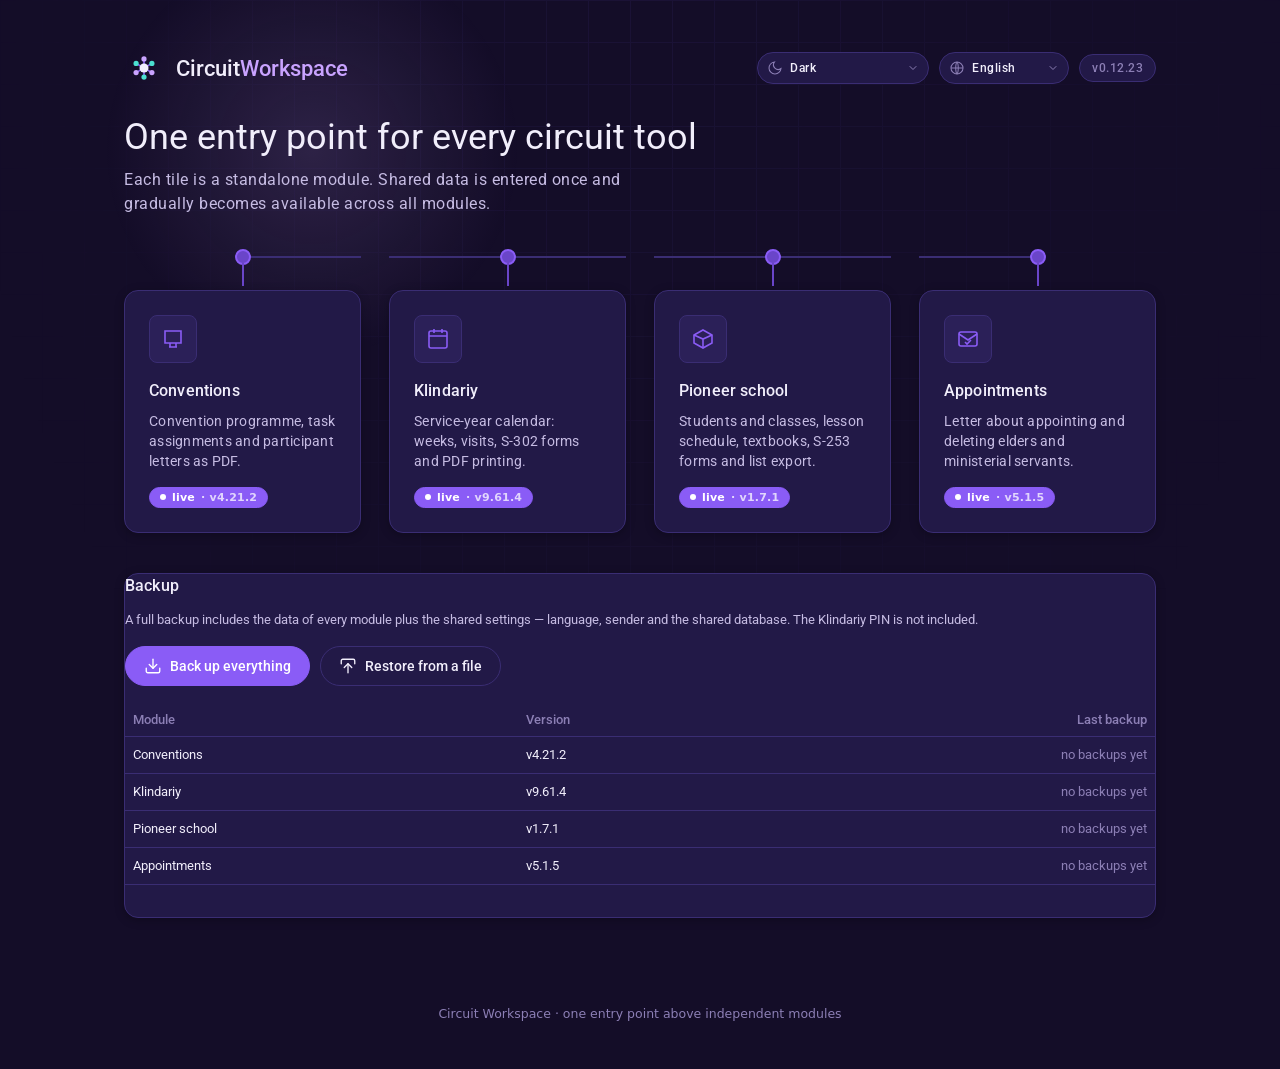
<file: index.html>
<!doctype html>
<html lang="ru">
<head>
<meta charset="utf-8">
<meta name="viewport" content="width=device-width, initial-scale=1">
<meta name="theme-color" content="#140d28">
<title>Circuit Workspace</title>
<link rel="manifest" href="manifest.json">
<link rel="icon" type="image/png" sizes="16x16" href="icon-16.png">
<link rel="icon" type="image/png" sizes="32x32" href="icon-32.png">
<link rel="icon" type="image/png" sizes="192x192" href="icon-192.png">
<link rel="apple-touch-icon" href="apple-touch-icon.png">
<script src="shared/theme.js"></script>
<script>CWTheme.init({ default: 'dark' });</script>
<link rel="stylesheet" href="shared/style.css">
<!-- Локализация подключается в <head>, а не в конце <body>: перевод должен
     примениться до первой отрисовки, иначе при неруском языке на кадр
     мелькает русская разметка. -->
<script src="shared/i18n.js"></script>
<script src="shared/i18n/common.js"></script>
<script src="shared/backup.js"></script>
<script src="shared/pwa-update.js" data-sw="service-worker.js" defer></script>
<style>
  .cw-hub-header {
    position: relative;
    z-index: 1;
    padding: 48px 0 28px;
  }
  .cw-hub-header::before {
    content: "";
    position: absolute;
    top: -60px; left: 8%;
    width: 420px; height: 420px;
    background: radial-gradient(circle, var(--cw-lavender) 0%, transparent 70%);
    opacity: 0.14;
    pointer-events: none;
    z-index: -1;
  }
  .cw-hub-header__top {
    display: flex;
    align-items: center;
    justify-content: space-between;
    gap: 16px;
    flex-wrap: wrap;
  }
  .cw-logo {
    display: flex;
    align-items: center;
    gap: 12px;
  }
  .cw-logo__mark {
    width: 40px; height: 40px;
    flex-shrink: 0;
  }
  .cw-logo__text {
    font-family: var(--md-font-family);
    font-size: 22px;
    font-weight: 500;
    letter-spacing: 0;
  }
  .cw-logo__text span { color: var(--cw-lavender); }
  .cw-hub-header h1 {
    font-family: var(--md-font-family);
    font-size: clamp(28px, 4vw, 36px);
    line-height: 1.22;
    font-weight: 400;
    margin: 28px 0 8px;
    letter-spacing: 0;
  }
  .cw-hub-header p {
    color: var(--cw-text-dim);
    font: 400 16px/24px var(--md-font-family);
    letter-spacing: 0.5px;
    max-width: 56ch;
    margin: 0;
  }
  .cw-version {
    font: 500 12px/16px var(--md-font-family);
    letter-spacing: 0.5px;
    color: var(--cw-muted);
    border: 1px solid var(--cw-line);
    background: var(--cw-surface);
    border-radius: 999px;
    padding: 5px 12px;
    white-space: nowrap;
  }

  /* --- Переключатель языка -------------------------------------------
     Нативный <select>: на мобильных он открывает системный список выбора,
     который удобнее и доступнее любого самописного меню. Стилизуем только
     оболочку, стрелку рисуем сами (штатная стрелка не наследует цвет). */
  .cw-hub-header__tools {
    display: flex;
    align-items: center;
    gap: 10px;
  }
  .cw-lang {
    position: relative;
    display: inline-flex;
    align-items: center;
  }
  .cw-lang__icon {
    position: absolute;
    left: 10px;
    width: 16px; height: 16px;
    pointer-events: none;
    color: var(--cw-muted);
  }
  .cw-lang__select {
    appearance: none;
    -webkit-appearance: none;
    height: 32px;
    padding: 0 28px 0 32px;
    border: 1px solid var(--cw-line);
    border-radius: 999px;
    background: var(--cw-surface);
    color: var(--cw-text);
    font: 500 12px/16px var(--md-font-family);
    letter-spacing: 0.5px;
    cursor: pointer;
  }
  .cw-lang__select:hover { border-color: var(--cw-violet-dim); }
  .cw-lang__select:focus-visible {
    outline: 3px solid var(--cw-lavender);
    outline-offset: 2px;
  }
  /* Список опций рисует ОС — на тёмном фоне системная палитра может дать
     белый текст на белом. Задаём цвета явно. */
  .cw-lang__select option { background: var(--cw-bg-raised); color: var(--cw-text); }
  .cw-lang__arrow {
    position: absolute;
    right: 10px;
    width: 12px; height: 12px;
    pointer-events: none;
    color: var(--cw-muted);
  }

  /* --- Плата модулей: шина-коннектор + плитки ---
     Каждая плитка "запитана" от общей шины сверху: горизонтальная линия
     соединяет три контактные площадки (pad), от каждой вниз идёт дорожка
     к соответствующей плитке. Цвет площадки отражает статус модуля. */
  .cw-board {
    position: relative;
    z-index: 1;
    padding: 12px 0 64px;

    /* Число колонок и зазор объявлены ОДИН раз и используются и сеткой,
       и шиной-коннектором. Раньше площадки шины стояли на 16,666%/50%/
       83,333%, а реальные центры колонок из-за зазора приходятся на
       15,76%/50%/84,24% — крайние дорожки всегда промахивались мимо
       плиток ровно на gap/3 (≈9px). Теперь шина — такая же сетка, и
       попадание в центр обеспечено на любой ширине и при любом числе
       модулей. */
    --cw-cols: 4;
    --cw-gap: 28px;
  }
  /* Ступени рассчитаны от читаемой ширины плитки (~230px минимум с учётом
     зазора), а не от числа модулей: четыре в ряд имеют смысл только на
     широком экране, ниже 1240px плитки сжимались бы до нечитаемых. */
  @media (max-width: 1240px) { .cw-board { --cw-cols: 3; } }
  @media (max-width: 1000px) { .cw-board { --cw-cols: 2; } }
  @media (max-width: 700px)  { .cw-board { --cw-cols: 1; } }

  .cw-bus {
    display: grid;
    grid-template-columns: repeat(var(--cw-cols), minmax(0, 1fr));
    gap: var(--cw-gap);
    height: 32px;
    margin-bottom: 2px;
  }
  /* Шина осмысленна только когда все модули стоят в один ряд. Порог
     совпадает с первой ступенью сетки: как только колонок стало меньше,
     чем модулей, дорожки уже никуда не ведут. */
  @media (max-width: 1240px) { .cw-bus { display: none; } }

  .cw-bus__cell { position: relative; }
  .cw-bus__cell::before {
    content: "";
    position: absolute;
    top: 0; left: 0; right: 0;
    height: 2px;
    background: var(--cw-line);
  }
  /* Крайние ячейки: линия доходит только до своей площадки, а не торчит
     за пределы крайних плиток. */
  .cw-bus__cell:first-child::before { left: 50%; }
  .cw-bus__cell:last-child::before  { right: 50%; }

  .cw-bus__pad {
    position: absolute;
    top: -7px; left: 50%;
    transform: translateX(-50%);
    box-sizing: border-box;
    width: 16px; height: 16px;
    border-radius: 50%;
    background: var(--cw-bg-raised);
    border: 2px solid var(--cw-line);
  }
  .cw-bus__pad::after {
    content: "";
    position: absolute;
    top: 100%; left: 50%;
    transform: translateX(-50%);
    width: 2px; height: 23px;
    background: var(--cw-line);
  }
  .cw-bus__pad--live { border-color: var(--cw-violet); background: var(--cw-violet-dim); }
  .cw-bus__pad--live::after { background: var(--cw-violet-dim); }

  .cw-grid {
    position: relative;
    display: grid;
    grid-template-columns: repeat(var(--cw-cols), minmax(0, 1fr));
    gap: var(--cw-gap);
    align-items: stretch;
  }

  /* Гридовый элемент — ссылка, а карточка лежит внутри неё. При
     display:block карточка не тянулась до высоты строки, и плитки
     расходились по высоте на величину лишней строки описания (~20px).
     flex + flex:1 растягивает карточку на всю ячейку. */
  .cw-tile-link {
    text-decoration: none;
    color: inherit;
    display: flex;
    border-radius: var(--cw-radius);
  }
  .cw-tile-link:focus-visible {
    outline: 3px solid var(--cw-lavender);
    outline-offset: 3px;
  }

  .cw-tile {
    position: relative;
    z-index: 1;
    flex: 1 1 auto;
    width: 100%;
    display: flex;
    flex-direction: column;
    /* Все отступы кратны 4px (шаг MD3): было 26/18/6/18 вразнобой. */
    padding: 24px;
    min-height: 200px;
  }
  .cw-tile__icon {
    width: 48px; height: 48px;
    /* Радиус из фирменной шкалы, а не из MD3: карточка тоже на ней
       (--cw-radius), смешение двух шкал давало разный «характер» углов. */
    border-radius: var(--cw-radius-sm);
    display: flex; align-items: center; justify-content: center;
    background: var(--cw-surface-2);
    border: 1px solid var(--cw-line);
    margin-bottom: 16px;
    color: var(--cw-violet);
  }
  /* Цвет иконки наследуется от .cw-tile__icon (currentColor в разметке),
     а не задаётся хексом в каждом <svg> — тема остаётся управляемой. */
  .cw-tile__icon svg { width: 24px; height: 24px; }
  .cw-tile h2 {
    font: 500 16px/24px var(--md-font-family);
    letter-spacing: 0.15px;
    margin: 0 0 8px;
  }
  .cw-tile p {
    color: var(--cw-text-dim);
    font: 400 14px/20px var(--md-font-family);
    letter-spacing: 0.25px;
    margin: 0 0 16px;
    flex: 1 1 auto;
  }
  .cw-tile__footer {
    display: flex;
    align-items: center;
    justify-content: space-between;
    gap: 8px;
  }
  .cw-tile__badge { display: inline-flex; align-items: center; gap: 6px; }
  .cw-tile__dot {
    width: 6px; height: 6px;
    border-radius: 50%;
    background: currentColor;
    flex: 0 0 auto;
  }
  .cw-tile__ver { opacity: 0.75; font-variant-numeric: tabular-nums; }

  /* Подъём карточки — только там, где есть настоящий курсор: на тач-экране
     :hover «залипает» после тапа и плитка остаётся приподнятой. */
  @media (hover: none) {
    .cw-tile-link .cw-card:hover {
      transform: none;
      box-shadow: var(--cw-shadow-sm);
      border-color: var(--cw-line);
    }
  }
  /* Видимый фокус для навигации с клавиатуры: раньше плитки фокусировались
     без какого-либо визуального отклика. */
  .cw-tile-link:focus-visible {
    outline: 3px solid var(--cw-lavender);
    outline-offset: 3px;
  }

  /* Подпись селекта нужна скринридеру, но визуально её роль выполняет
     иконка глобуса. */
  .cw-sr-only {
    position: absolute;
    width: 1px; height: 1px;
    margin: -1px; padding: 0;
    overflow: hidden;
    clip: rect(0 0 0 0);
    white-space: nowrap;
    border: 0;
  }

  /* --- Резервное копирование ------------------------------------------
     Отдельная карточка под плитками: это не модуль, а действие над всем
     рабочим пространством, и его место — рядом с модулями, но не среди них. */
  .cw-backup { margin-top: 40px; }
  .cw-backup__head {
    display: flex; align-items: baseline; justify-content: space-between;
    gap: 12px; flex-wrap: wrap; margin-bottom: 12px;
  }
  .cw-backup__head h2 {
    font: 500 16px/24px var(--md-font-family);
    letter-spacing: 0.15px; margin: 0;
  }
  .cw-backup__hint { color: var(--cw-text-dim); font: 400 13px/20px var(--md-font-family); margin: 0 0 16px; }
  .cw-backup__actions { display: flex; gap: 10px; flex-wrap: wrap; margin-bottom: 18px; }
  .cw-btn {
    display: inline-flex; align-items: center; gap: 8px;
    height: 40px; padding: 0 18px;
    border-radius: 999px; border: 1px solid var(--cw-line);
    background: var(--cw-surface); color: var(--cw-text);
    font: 500 14px/20px var(--md-font-family); cursor: pointer;
  }
  .cw-btn:hover { border-color: var(--cw-violet-dim); }
  .cw-btn:focus-visible { outline: 3px solid var(--cw-lavender); outline-offset: 2px; }
  .cw-btn--primary { background: var(--cw-violet); border-color: var(--cw-violet); color: #fff; }
  .cw-btn svg { width: 18px; height: 18px; }
  .cw-backup__table { width: 100%; border-collapse: collapse; font: 400 13px/20px var(--md-font-family); }
  .cw-backup__table th {
    text-align: left; color: var(--cw-muted); font-weight: 500;
    padding: 6px 8px; border-bottom: 1px solid var(--cw-line);
  }
  .cw-backup__table td { padding: 8px; border-bottom: 1px solid var(--cw-line); }
  .cw-backup__table td:last-child, .cw-backup__table th:last-child { text-align: right; white-space: nowrap; }
  .cw-backup__never { color: var(--cw-muted); }
  .cw-backup__status { margin: 12px 0 0; font: 400 13px/20px var(--md-font-family); color: var(--cw-text-dim); min-height: 20px; }

  .cw-footer {
    position: relative; z-index: 1;
    padding: 24px 0 48px;
    text-align: center;
    color: var(--cw-muted);
    font-size: 12.5px;
  }
</style>
</head>
<body class="cw-root">
<div class="cw-board-bg" aria-hidden="true"></div>

<header class="cw-hub-header">
  <div class="cw-container">
    <div class="cw-hub-header__top">
      <div class="cw-logo">
        <svg class="cw-logo__mark" viewBox="0 0 40 40" aria-hidden="true">
          <g stroke="#8a5cf6" stroke-width="1.6" stroke-linecap="round">
            <line x1="20" y1="20" x2="20" y2="10.9"/>
            <line x1="20" y1="20" x2="27.9" y2="15.4"/>
            <line x1="20" y1="20" x2="27.9" y2="24.6"/>
            <line x1="20" y1="20" x2="20" y2="29.1"/>
            <line x1="20" y1="20" x2="12.1" y2="24.6"/>
            <line x1="20" y1="20" x2="12.1" y2="15.4"/>
          </g>
          <circle cx="20" cy="10.9" r="2.6" fill="#c9a3ff"/>
          <circle cx="27.9" cy="15.4" r="2.6" fill="#4be0d0"/>
          <circle cx="27.9" cy="24.6" r="2.6" fill="#c9a3ff"/>
          <circle cx="20" cy="29.1" r="2.6" fill="#4be0d0"/>
          <circle cx="12.1" cy="24.6" r="2.6" fill="#c9a3ff"/>
          <circle cx="12.1" cy="15.4" r="2.6" fill="#4be0d0"/>
          <circle cx="20" cy="20" r="4.5" fill="#f1eefb"/>
        </svg>
        <span class="cw-logo__text">Circuit<span>Workspace</span></span>
      </div>
      <div class="cw-hub-header__tools">
        <span class="cw-lang">
          <svg class="cw-lang__icon" viewBox="0 0 24 24" fill="none" stroke="currentColor" stroke-width="1.6" aria-hidden="true"><path d="M21 12.8A9 9 0 1 1 11.2 3 7 7 0 0 0 21 12.8Z"/></svg>
          <label class="cw-sr-only" for="hubTheme" data-i18n="theme.label">Тема</label>
          <select class="cw-lang__select" id="hubTheme" data-i18n-title="theme.label">
            <option value="auto" data-i18n="theme.auto">Как в системе</option>
            <option value="light" data-i18n="theme.light">Светлая</option>
            <option value="dark" data-i18n="theme.dark">Тёмная</option>
          </select>
          <svg class="cw-lang__arrow" viewBox="0 0 24 24" fill="none" stroke="currentColor" stroke-width="2" stroke-linecap="round" stroke-linejoin="round" aria-hidden="true"><path d="m6 9 6 6 6-6"/></svg>
        </span>
        <span class="cw-lang">
          <svg class="cw-lang__icon" viewBox="0 0 24 24" fill="none" stroke="currentColor" stroke-width="1.6" aria-hidden="true"><circle cx="12" cy="12" r="9"/><path d="M3 12h18M12 3c2.5 2.6 2.5 15.4 0 18M12 3c-2.5 2.6-2.5 15.4 0 18"/></svg>
          <label class="cw-sr-only" for="hubLanguage" data-i18n="hub.language_label">Язык интерфейса</label>
          <select class="cw-lang__select" id="hubLanguage" data-i18n-title="hub.language_label"></select>
          <svg class="cw-lang__arrow" viewBox="0 0 24 24" fill="none" stroke="currentColor" stroke-width="2" stroke-linecap="round" stroke-linejoin="round" aria-hidden="true"><path d="m6 9 6 6 6-6"/></svg>
        </span>
        <span class="cw-version cw-mono" id="hubVersion" data-i18n-title="hub.version_label">v…</span>
      </div>
    </div>
    <h1 data-i18n="hub.title">Один вход для всех инструментов района</h1>
    <p data-i18n="hub.subtitle">Каждая плитка — самостоятельный модуль. Общие данные вводятся один раз и постепенно становятся доступны во всех модулях.</p>
  </div>
</header>

<main class="cw-board">
  <div class="cw-container">
    <!-- Ячеек ровно столько же, сколько плиток: площадка каждой ячейки
         центрируется гридом, а не процентами. -->
    <div class="cw-bus" aria-hidden="true">
      <div class="cw-bus__cell"><span class="cw-bus__pad cw-bus__pad--live"></span></div>
      <div class="cw-bus__cell"><span class="cw-bus__pad cw-bus__pad--live"></span></div>
      <div class="cw-bus__cell"><span class="cw-bus__pad cw-bus__pad--live"></span></div>
      <div class="cw-bus__cell"><span class="cw-bus__pad cw-bus__pad--live"></span></div>
    </div>
    <div class="cw-grid" id="moduleGrid">

      <a class="cw-tile-link" href="congress-project/index.html" data-module="congress-project">
        <article class="cw-card cw-tile">
          <div class="cw-tile__icon">
            <svg viewBox="0 0 24 24" fill="none" stroke="currentColor" stroke-width="1.6"><path d="M4 4h16v12H4z"/><path d="M8 20h8M9 16v4M15 16v4"/></svg>
          </div>
          <h2 data-i18n="module.congress-project.title">Конгрессы</h2>
          <p data-i18n="module.congress-project.desc">Программа конгрессов, распределение заданий и генерация писем участникам в PDF.</p>
          <div class="cw-tile__footer">
            <span class="cw-badge cw-badge--live cw-tile__badge">
              <span class="cw-tile__dot" aria-hidden="true"></span>
              <span data-i18n="status.live">работает</span>
              <span class="cw-tile__ver" data-module-version></span>
            </span>
          </div>
        </article>
      </a>

      <a class="cw-tile-link" href="circuit-planner/index.html" data-module="circuit-planner">
        <article class="cw-card cw-tile">
          <div class="cw-tile__icon">
            <svg viewBox="0 0 24 24" fill="none" stroke="currentColor" stroke-width="1.6"><rect x="3" y="4" width="18" height="17" rx="2"/><path d="M3 9h18M8 2v4M16 2v4"/></svg>
          </div>
          <h2 data-i18n="module.circuit-planner.title">Клиндарий</h2>
          <p data-i18n="module.circuit-planner.desc">Календарь служебного года: недели, посещения, формуляры S-302 и печать PDF.</p>
          <div class="cw-tile__footer">
            <span class="cw-badge cw-badge--live cw-tile__badge">
              <span class="cw-tile__dot" aria-hidden="true"></span>
              <span data-i18n="status.live">работает</span>
              <span class="cw-tile__ver" data-module-version></span>
            </span>
          </div>
        </article>
      </a>

      <a class="cw-tile-link" href="pioneer-school/index.html" data-module="pioneer-school">
        <article class="cw-card cw-tile">
          <div class="cw-tile__icon">
            <svg viewBox="0 0 24 24" fill="none" stroke="currentColor" stroke-width="1.6"><path d="M12 3l9 5v8l-9 5-9-5V8z"/><path d="M12 12v9M3 8l9 4 9-4"/></svg>
          </div>
          <h2 data-i18n="module.pioneer-school.title">Школа пионеров</h2>
          <p data-i18n="module.pioneer-school.desc">Учащиеся и классы, расписание уроков, учебники, формуляры S-253 и экспорт списков.</p>
          <div class="cw-tile__footer">
            <span class="cw-badge cw-badge--live cw-tile__badge">
              <span class="cw-tile__dot" aria-hidden="true"></span>
              <span data-i18n="status.live">работает</span>
              <span class="cw-tile__ver" data-module-version></span>
            </span>
          </div>
        </article>
      </a>

      <a class="cw-tile-link" href="appointments/index.html" data-module="appointments">
        <article class="cw-card cw-tile">
          <div class="cw-tile__icon">
            <svg viewBox="0 0 24 24" fill="none" stroke="currentColor" stroke-width="1.6"><rect x="3" y="5" width="18" height="14" rx="2"/><path d="m3 7 9 6 9-6"/><path d="m9 15 2 2 4-4"/></svg>
          </div>
          <h2 data-i18n="module.appointments.title">Назначения</h2>
          <p data-i18n="module.appointments.desc">Письмо о назначении и вычёркивании старейшин и служителей собрания.</p>
          <div class="cw-tile__footer">
            <span class="cw-badge cw-badge--live cw-tile__badge">
              <span class="cw-tile__dot" aria-hidden="true"></span>
              <span data-i18n="status.live">работает</span>
              <span class="cw-tile__ver" data-module-version></span>
            </span>
          </div>
        </article>
      </a>

    </div>

    <section class="cw-backup cw-card" aria-labelledby="backupHeading">
      <div class="cw-backup__head">
        <h2 id="backupHeading" data-i18n="backup.title">Резервное копирование</h2>
      </div>
      <p class="cw-backup__hint" data-i18n="backup.hint">Полная копия включает данные всех модулей и общие настройки — язык, отправителя и общую базу. PIN-код Клиндария в копию не входит.</p>
      <div class="cw-backup__actions">
        <button type="button" class="cw-btn cw-btn--primary" id="backupSaveAll">
          <svg viewBox="0 0 24 24" fill="none" stroke="currentColor" stroke-width="1.8" stroke-linecap="round" stroke-linejoin="round" aria-hidden="true"><path d="M21 15v4a2 2 0 0 1-2 2H5a2 2 0 0 1-2-2v-4"/><path d="M7 10l5 5 5-5"/><path d="M12 15V3"/></svg>
          <span data-i18n="backup.save_all">Сохранить всё</span>
        </button>
        <button type="button" class="cw-btn" id="backupRestoreBtn">
          <svg viewBox="0 0 24 24" fill="none" stroke="currentColor" stroke-width="1.8" stroke-linecap="round" stroke-linejoin="round" aria-hidden="true"><path d="M3 9v-4a2 2 0 0 1 2-2h14a2 2 0 0 1 2 2v4"/><path d="M7 14l5-5 5 5"/><path d="M12 9v12"/></svg>
          <span data-i18n="backup.restore">Восстановить из файла</span>
        </button>
        <input type="file" id="backupFile" accept=".json,application/json" hidden />
      </div>
      <table class="cw-backup__table">
        <thead>
          <tr>
            <th data-i18n="backup.col_module">Модуль</th>
            <th data-i18n="backup.col_version">Версия</th>
            <th data-i18n="backup.col_last">Последняя копия</th>
          </tr>
        </thead>
        <tbody id="backupRows"></tbody>
      </table>
      <p class="cw-backup__status" id="backupStatus" role="status" aria-live="polite"></p>
    </section>
  </div>
</main>

<footer class="cw-footer">
  <div class="cw-container">
    <span data-i18n="hub.footer">Circuit Workspace · единая точка входа поверх независимых модулей</span>
  </div>
</footer>

<script src="shared/version.js"></script>
<script>
  // Версия хаба — единственный источник: shared/version.js. Никогда не хардкодим
  // номер версии в разметке, чтобы он не мог "отстать" при очередном обновлении.
  document.getElementById('hubVersion').textContent = 'v' + self.CW_VERSION;

  // Версии модулей — тоже из shared/version.js (self.CW_MODULES), а не из
  // разметки: раньше номер на плитке приходилось править вручную, и он отставал
  // от реальной версии модуля. Если версии в реестре нет — элемент остаётся
  // пустым, а не показывает неверный номер.
  // Важно: номер лежит в ОТДЕЛЬНОМ <span>, а не в тексте всего бейджа —
  // иначе смена языка затирала бы версию, а простановка версии затирала бы
  // перевод статуса.
  Object.keys(self.CW_MODULES || {}).forEach(function (key) {
    var tile = document.querySelector('[data-module="' + key + '"]');
    if (!tile) return;
    var slot = tile.querySelector('[data-module-version]');
    var version = self.CW_MODULES[key].version;
    if (slot && version) slot.textContent = '· v' + version;
  });

  // --- Язык интерфейса ------------------------------------------------
  // Хаб задаёт язык по умолчанию для всей экосистемы: CWI18n.setLang здесь
  // пишет общий ключ 'cw-lang'. Модуль, в котором пользователь язык не менял,
  // подхватит его при следующем открытии; модуль с собственным выбором
  // (ключ 'cw-lang:<module>') останется на своём — это и есть наследование
  // с локальным переопределением.
  (function () {
    var select = document.getElementById('hubLanguage');

    // Опции строим из реестра языков, а не из разметки: добавление языка =
    // одна строка в shared/i18n.js + переводы, без правки HTML.
    CWI18n.LANGS.forEach(function (lang) {
      var option = document.createElement('option');
      option.value = lang.code;
      option.textContent = lang.label;
      select.appendChild(option);
    });

    var active = CWI18n.init();   // без module → это хаб
    select.value = active;

    select.addEventListener('change', function (e) {
      CWI18n.setLang(e.target.value);   // apply() внутри — перерисовка мгновенная
    });

    // Смена языка в другой вкладке (событие storage) — держим селект в курсе.
    CWI18n.onChange(function (lang) { select.value = lang; });
  })();

  // --- Общая тема -----------------------------------------------------
  (function () {
    var select = document.getElementById('hubTheme');
    select.value = CWTheme.get();
    select.addEventListener('change', function (event) {
      CWTheme.set(event.target.value);
    });
    CWTheme.onChange(function (theme) { select.value = theme; });
  })();

  // Инициализируем общую БД заранее, чтобы модули, подключающие CWDB,
  // не ждали первого открытия соединения.
  if ('indexedDB' in window) {
    var s = document.createElement('script');
    s.src = 'shared/db.js';
    s.onload = function () { if (window.CWDB) window.CWDB.init(); };
    document.head.appendChild(s);
  }

  // Возврат из модуля должен ощущаться как «назад», а не как открытие хаба
  // заново. Хаб — обычная страница (плитки это <a href>), поэтому состояние
  // между переходами не живёт само: запоминаем позицию прокрутки перед уходом
  // и восстанавливаем при следующем открытии. Работает одинаково при любом
  // способе возврата — кнопкой из модуля, браузерным «назад», из закладки.
  (function () {
    var KEY = 'cw-hub-scroll';

    // Отключаем штатное восстановление: иначе браузер и скрипт будут
    // прокручивать страницу наперегонки, и итог зависит от того, кто успел.
    if ('scrollRestoration' in history) history.scrollRestoration = 'manual';

    try {
      var saved = parseInt(sessionStorage.getItem(KEY) || '', 10);
      if (saved > 0) window.scrollTo(0, saved);
    } catch (e) { /* приватный режим — просто без восстановления */ }

    function remember() {
      try { sessionStorage.setItem(KEY, String(window.scrollY)); } catch (e) {}
    }

    // pagehide покрывает переход по ссылке, закрытие и уход в bfcache;
    // visibilitychange добавляет iOS, где pagehide срабатывает не всегда.
    window.addEventListener('pagehide', remember);
    document.addEventListener('visibilitychange', function () {
      if (document.visibilityState === 'hidden') remember();
    });
  })();

  // --- Резервное копирование -------------------------------------------
  // Хаб читает хранилища модулей напрямую (один origin), поэтому полная копия
  // всегда собирается свежей и не может состоять из кусков разного возраста.
  (function () {
    var rows = document.getElementById('backupRows');
    var status = document.getElementById('backupStatus');
    var fileInput = document.getElementById('backupFile');
    if (!rows || typeof CWBackup === 'undefined') return;

    function say(key, vars) { status.textContent = CWI18n.t(key, vars); }

    function fmt(iso) {
      if (!iso) return null;
      var d = new Date(iso);
      return isNaN(d) ? null : d.toLocaleString(CWI18n.getLang(), {
        year: 'numeric', month: '2-digit', day: '2-digit', hour: '2-digit', minute: '2-digit',
      });
    }

    function renderRows() {
      var log = CWBackup.log();
      rows.innerHTML = Object.keys(CWBackup.MODULES).map(function (id) {
        var version = (self.CW_MODULES && self.CW_MODULES[id] || {}).version || '—';
        var at = fmt((log[id] || {}).at);
        var cell = at
          ? '<span>' + at + '</span>'
          : '<span class="cw-backup__never">' + CWI18n.t('backup.never') + '</span>';
        return '<tr><td>' + CWI18n.t('module.' + id + '.title') + '</td><td>v' + version + '</td><td>' + cell + '</td></tr>';
      }).join('');
    }

    document.getElementById('backupSaveAll').addEventListener('click', function () {
      say('backup.working');
      CWBackup.saveAll().then(function (snap) {
        renderRows();
        say('backup.saved', { count: snap.modules.length });
      }).catch(function (e) {
        console.error(e);
        say('backup.failed');
      });
    });

    document.getElementById('backupRestoreBtn').addEventListener('click', function () { fileInput.click(); });

    fileInput.addEventListener('change', function (e) {
      var file = e.target.files && e.target.files[0];
      e.target.value = '';
      if (!file) return;
      if (file.size > CWBackup.MAX_BACKUP_BYTES) {
        say('backup.too_large');
        return;
      }
      var reader = new FileReader();
      reader.onerror = function () { say('backup.unreadable'); };
      reader.onload = function () {
        var check = CWBackup.inspect(reader.result);
        if (!check.ok) {
          say(check.error === 'too-new' ? 'backup.too_new' :
            check.error === 'too-large' ? 'backup.too_large' : 'backup.not_a_backup');
          return;
        }
        var snap = check.snapshot;
        var when = fmt(snap.createdAt) || snap.createdAt;
        if (!confirm(CWI18n.t('backup.confirm_restore', { date: when, version: snap.app && snap.app.hub || '—' }))) return;

        // Перед заменой данных выгружаем текущее состояние: если файл окажется
        // не тем, откатиться будет нечем — модули уже перезаписаны.
        say('backup.working');
        CWBackup.snapshot().then(function (before) {
          CWBackup.download(before, 'circuit-workspace-before-restore-' + before.createdAt.slice(0, 10) + '.json');
          return CWBackup.restore(snap);
        }).then(function () {
          say('backup.restored');
          setTimeout(function () { location.reload(); }, 1200);
        }).catch(function (err) {
          console.error(err);
          say('backup.failed');
        });
      };
      reader.readAsText(file);
    });

    renderRows();
    CWI18n.onChange(renderRows);
  })();

  if ('serviceWorker' in navigator) {
    navigator.serviceWorker.register('service-worker.js').catch(function (e) {
      console.warn('SW registration failed', e);
    });
  }
</script>
</body>
</html>
</file>
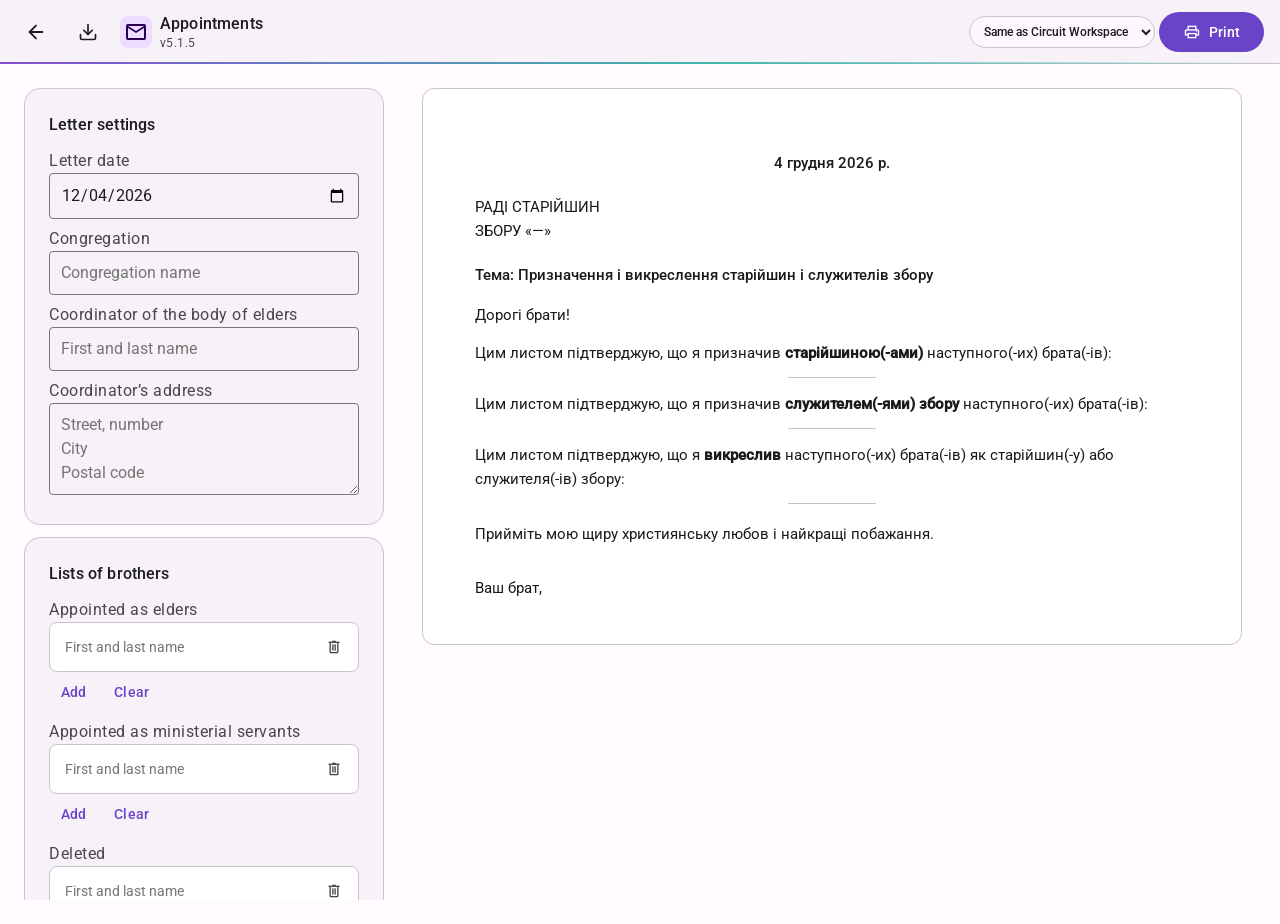
<file: appointments/index.html>
<!DOCTYPE html>
<html lang="ru" data-module="appointments">
<head>
<meta charset="utf-8">
<title data-i18n="module.appointments.title">Назначения</title>
<meta name="viewport" content="width=device-width, initial-scale=1">
<meta name="theme-color" content="#6a45c9">
<link rel="manifest" href="manifest.json">
<link rel="icon" type="image/png" sizes="32x32" href="icons/favicon-32.png">
<link rel="icon" type="image/png" sizes="192x192" href="icons/icon-192.png">
<link rel="apple-touch-icon" href="icons/icon-192.png">
<script src="../shared/theme.js"></script>
<script>CWTheme.init({ default: 'auto' });</script>
<link rel="stylesheet" href="../shared/style.css">
<link rel="stylesheet" href="css/styles.css">

<!-- Локализация — строго в <head>: при неруском языке иначе на кадр
     мелькает русская разметка (то же правило, что в хабе и Конгрессах). -->
<script src="../shared/version.js"></script>
<script src="../shared/i18n.js"></script>
<script src="../shared/sender.js"></script>
<script src="../shared/doclang.js"></script>
<script src="../shared/i18n/common.js"></script>
<script src="i18n/dict.js"></script>
<script src="../shared/pwa-update.js" data-sw="sw.js" defer></script>
</head>
<body>

<header class="md-topbar-v2">
  <!-- Общий ведущий слот: shared/nav.js ставит сюда возврат в хаб и копию. -->
  <div class="md-topbar-v2__lead">
    <span class="md-topbar-v2__mark" aria-hidden="true"><span class="md-icon">&#xe158;</span></span>
    <div class="md-topbar-v2__titles">
      <h1 class="md-topbar-v2__title" data-i18n="module.appointments.title">Назначения</h1>
      <p class="md-topbar-v2__sub">
        <span class="module-version" id="moduleVersion"></span>
        <span class="md-savestatus" id="saveStatus"></span>
      </p>
    </div>
  </div>
  <span class="md-topbar-v2__spacer"></span>
  <div class="md-topbar-v2__actions">
    <label class="sr-only" for="uiLanguage" data-i18n="hub.language_label">Язык интерфейса</label>
    <select id="uiLanguage" class="lang-select"></select>
    <button type="button" class="md-btn md-btn-filled md-state-layer" id="printBtn">
      <span class="md-icon md-icon-sm" aria-hidden="true">&#xe8ad;</span>
      <span class="print-label" data-i18n="common.print">Печать</span>
    </button>
  </div>
</header>

<div class="app">

  <aside class="panel" aria-labelledby="panelHeading">
    <section class="md-formsection" aria-labelledby="panelHeading">
      <div class="md-formsection__head">
        <h2 class="md-formsection__title" id="panelHeading" data-i18n="ap.panel.heading">Настройки письма</h2>
      </div>

    <div class="field md-field">
      <label class="md-label-medium" for="letterDate" data-i18n="ap.field.date">Дата письма</label>
      <input id="letterDate" type="date">
    </div>

    <div class="field md-field">
      <label class="md-label-medium" for="congName" data-i18n="ap.field.congregation">Собрание</label>
      <input id="congName" type="text" list="congList" data-i18n-placeholder="ap.placeholder.congregation" placeholder="Название собрания">
      <!-- Список подсказок берётся из справочника Конгрессов (только чтение). -->
      <datalist id="congList"></datalist>
    </div>

    <div class="field md-field">
      <label class="md-label-medium" for="coordinator" data-i18n="ap.field.coordinator">Координатор совета старейшин</label>
      <input id="coordinator" type="text" data-i18n-placeholder="ap.placeholder.coordinator" placeholder="Имя и фамилия">
    </div>

    <div class="field md-field">
      <label class="md-label-medium" for="coordinatorAddress" data-i18n="ap.field.coordinator_address">Адрес координатора</label>
      <textarea id="coordinatorAddress" rows="3" data-i18n-placeholder="ap.placeholder.address" placeholder="Улица, дом
Город
Индекс"></textarea>
    </div>
    </section>

    <section class="md-formsection" aria-labelledby="listsHeading">
      <div class="md-formsection__head">
        <h2 class="md-formsection__title" id="listsHeading" data-i18n="ap.lists.heading">Списки братьев</h2>
      </div>

    <div class="field md-field list-field">
      <label class="md-label-medium" data-i18n="ap.list.elders">Назначены старейшинами</label>
      <div class="list-editor" id="listElders" data-list="elders"></div>
      <div class="list-actions">
        <button type="button" class="md-btn md-btn-text" data-add="elders" data-i18n="ap.btn.add">Добавить</button>
        <button type="button" class="md-btn md-btn-text" data-clear="elders" data-i18n="ap.btn.clear">Очистить</button>
      </div>
    </div>

    <div class="field md-field list-field">
      <label class="md-label-medium" data-i18n="ap.list.servants">Назначены служителями собрания</label>
      <div class="list-editor" id="listServants" data-list="servants"></div>
      <div class="list-actions">
        <button type="button" class="md-btn md-btn-text" data-add="servants" data-i18n="ap.btn.add">Добавить</button>
        <button type="button" class="md-btn md-btn-text" data-clear="servants" data-i18n="ap.btn.clear">Очистить</button>
      </div>
    </div>

    <div class="field md-field list-field">
      <label class="md-label-medium" data-i18n="ap.list.removed">Вычеркнуты</label>
      <div class="list-editor" id="listRemoved" data-list="removed"></div>
      <div class="list-actions">
        <button type="button" class="md-btn md-btn-text" data-add="removed" data-i18n="ap.btn.add">Добавить</button>
        <button type="button" class="md-btn md-btn-text" data-clear="removed" data-i18n="ap.btn.clear">Очистить</button>
      </div>
    </div>
    </section>

    <section class="md-formsection" aria-labelledby="senderHeading">
      <div class="md-formsection__head">
        <h2 class="md-formsection__title" id="senderHeading" data-i18n="ap.sender.heading">Данные отправителя</h2>
        <p class="md-formsection__hint" data-i18n="ap.sender.shared_hint">Общие данные: те же во всех модулях Circuit Workspace.</p>
      </div>

    <div id="senderFields">
      <div class="field md-field">
        <label class="md-label-medium" for="senderName" data-i18n="ap.sender.name">Имя и фамилия</label>
        <input id="senderName" type="text">
      </div>
      <div class="field md-field">
        <label class="md-label-medium" for="senderCode" data-i18n="ap.sender.code">Код района</label>
        <input id="senderCode" type="text">
      </div>
      <div class="field md-field">
        <label class="md-label-medium" for="senderAddress" data-i18n="ap.sender.address">Адрес</label>
        <textarea id="senderAddress" rows="2"></textarea>
      </div>
      <div class="field md-field">
        <label class="md-label-medium" for="senderPhone1" data-i18n="ap.sender.phone1">Телефон</label>
        <input id="senderPhone1" type="text">
      </div>
      <div class="field md-field">
        <label class="md-label-medium" for="senderPhone2" data-i18n="ap.sender.phone2">Второй телефон</label>
        <input id="senderPhone2" type="text">
      </div>
      <div class="field md-field">
        <label class="md-label-medium" for="senderEmail" data-i18n="ap.sender.email">Эл. почта</label>
        <input id="senderEmail" type="text">
      </div>
    </div>

    <div class="field md-field md-field-select doc-lang">
      <label class="md-label-medium" for="docLanguage" data-i18n="ap.doc.language">Язык письма</label>
      <select id="docLanguage"></select>
      <p class="md-body-small hint" data-i18n="ap.doc.language_hint">Язык печатного письма. От языка интерфейса не зависит.</p>
    </div>
    </section>
  </aside>

  <main class="preview">
    <!-- Язык письма — свойство документа, а не интерфейса.
         См. AGENTS.md → «Локализация». -->
    <article class="letter" id="letter" aria-label="Letter">
      <div class="letter-sender" id="outSender"></div>
      <div class="letter-date" id="outDate"></div>
      <div class="letter-addressee">
        <div data-doc-i18n="doc.ap.to_elders"></div>
        <div id="outCong"></div>
        <div id="outCoordinator"></div>
        <div class="letter-coord-address" id="outCoordinatorAddress"></div>
      </div>
      <div class="letter-subject" data-doc-i18n="doc.ap.subject"></div>
      <div class="letter-greeting" data-doc-i18n="doc.ap.greeting"></div>

      <section class="letter-section">
        <p><span data-doc-i18n="doc.ap.appoint.pre"></span> <b data-doc-i18n="doc.ap.role.elders"></b> <span data-doc-i18n="doc.ap.appoint.post"></span></p>
        <ul class="names" id="outElders"></ul>
      </section>

      <section class="letter-section">
        <p><span data-doc-i18n="doc.ap.appoint.pre"></span> <b data-doc-i18n="doc.ap.role.servants"></b> <span data-doc-i18n="doc.ap.appoint.post"></span></p>
        <ul class="names" id="outServants"></ul>
      </section>

      <section class="letter-section">
        <p><span data-doc-i18n="doc.ap.remove.pre"></span> <b data-doc-i18n="doc.ap.remove.verb"></b> <span data-doc-i18n="doc.ap.remove.post"></span></p>
        <ul class="names" id="outRemoved"></ul>
      </section>

      <p class="letter-closing" data-doc-i18n="doc.ap.closing"></p>

      <div class="letter-signature">
        <div data-doc-i18n="doc.ap.signoff"></div>
        <div id="outSignName"></div>
        <div id="outSignCode"></div>
      </div>
    </article>
  </main>

</div>

<script src="js/app.js"></script>
<script src="../shared/backup.js"></script>
<script src="../shared/nav.js" defer></script>
</body>
</html>
</file>
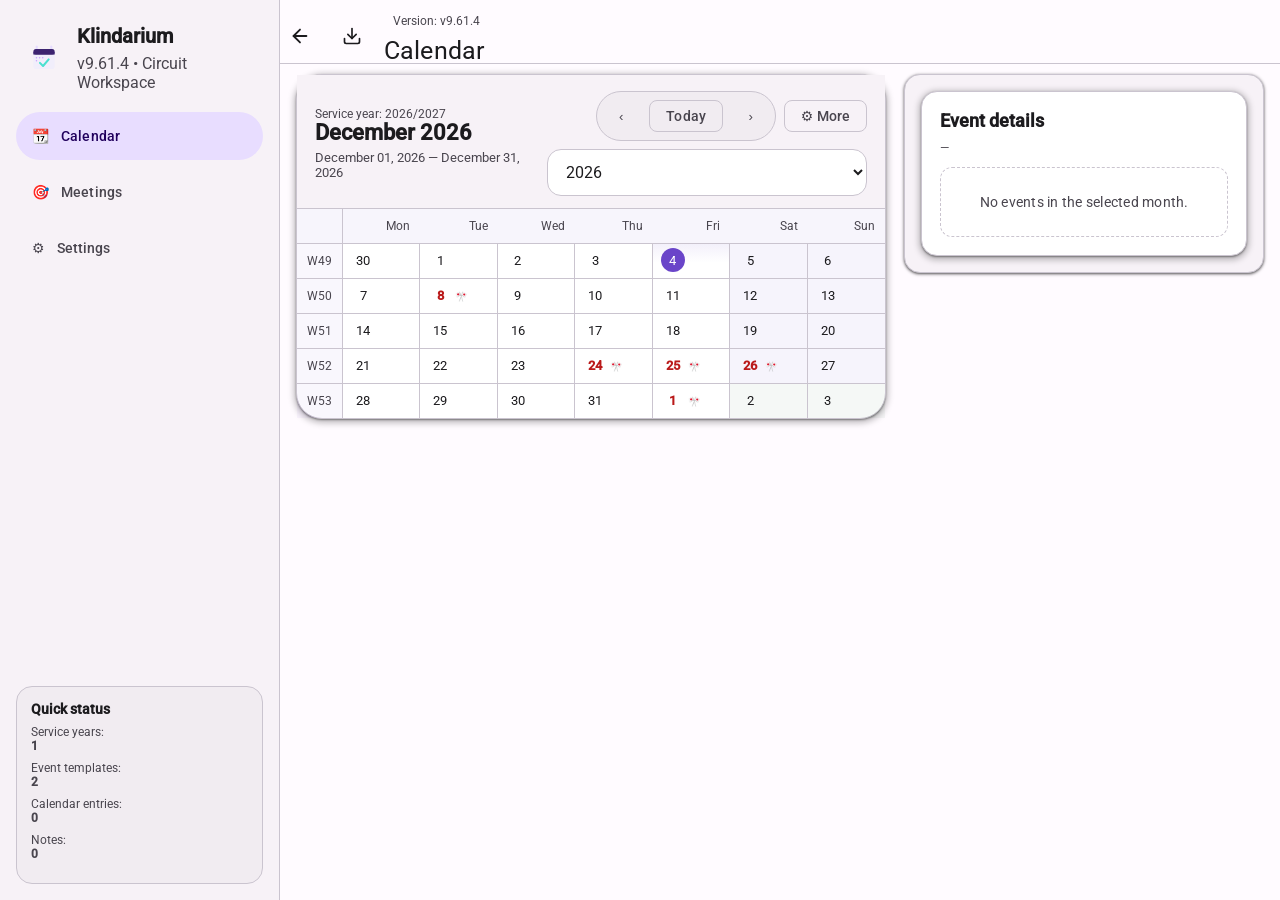
<file: circuit-planner/index.html>
<!DOCTYPE html>
<html lang="ru" data-theme="light" data-module="circuit-planner">
<head>
  <meta charset="UTF-8" />
  <meta name="viewport" content="width=device-width, initial-scale=1, viewport-fit=cover" />
  <!-- Version intentionally omitted: app.js sets document.title from App.config.version (single source of truth). -->
  <title data-i18n="cp.app_subtitle">Клиндарий — планировщик служебного года</title>
  <meta name="theme-color" content="#6a45c9" />
  <link rel="manifest" href="manifest.webmanifest">
  <link rel="icon" href="favicon.ico">
  <link rel="apple-touch-icon" href="icons/icon-192.png">
  <script src="../shared/theme.js"></script>
  <style>
  :root{--bg:var(--md-background);--surface:var(--md-surface-container-lowest);--surface2:var(--md-surface-container);--text:var(--md-on-surface);--muted:var(--md-on-surface-variant);--line:var(--md-outline-variant);--accent:#6a45c9;--accent2:#3d2470;--accent-rgb:106,69,201;--danger:var(--md-error);--danger-rgb:186,26,26;--shadow:var(--md-elevation-2);--cal-header-bg:rgba(var(--accent-rgb),.05);--cal-weeknum-bg:rgba(var(--accent-rgb),.04);--cal-weekend-bg:rgba(var(--accent-rgb),.06);--cal-inactive-bg:transparent;--cal-grid-line:var(--md-outline-variant)}
  [data-theme="dark"]{--bg:var(--md-background);--surface:var(--md-surface-container-low);--surface2:var(--md-surface-container);--text:var(--md-on-surface);--muted:var(--md-on-surface-variant);--line:var(--md-outline-variant);--accent:#8a5cf6;--accent-rgb:138,92,246;--danger:var(--md-error);--danger-rgb:255,180,171;--shadow:var(--md-elevation-2);--cal-header-bg:rgba(138,92,246,.10);--cal-weeknum-bg:rgba(138,92,246,.10);--cal-weekend-bg:rgba(138,92,246,.12);--cal-inactive-bg:rgba(42,42,45,.30);--cal-grid-line:var(--md-outline-variant)}
  *{box-sizing:border-box} html,body{margin:0;height:100%;background:var(--bg);color:var(--text);font-family:var(--md-font-family);overflow-x:hidden} body{display:flex}
  body::before{content:'';position:fixed;left:0;top:0;bottom:0;width:280px;background:linear-gradient(180deg,var(--accent),var(--accent2));z-index:0}
  h1,h2,h3,h4,p{margin:0} .brand h1{font-size:20px;margin-bottom:6px}
  .app{display:grid;grid-template-columns:280px 1fr;width:100%;min-height:100vh;min-height:100dvh;position:relative;z-index:1}
  .sidebar{background:linear-gradient(180deg,var(--accent),var(--accent2));color:#fff;padding:24px 18px;min-height:100vh;min-height:100dvh;display:flex;flex-direction:column;gap:18px}
  .brand{display:flex;gap:12px;align-items:center}.logo{width:44px;height:44px;border-radius:14px;display:grid;place-items:center;font-weight:700;overflow:hidden}.menu{display:grid;gap:8px}
  .nav-btn{appearance:none;border:0;background:transparent;color:#eef7f1;padding:12px 14px;border-radius:14px;text-align:left;font-size:15px;cursor:pointer;display:flex;gap:10px;align-items:center}.nav-btn.active,.nav-btn:hover{background:rgba(255,255,255,.12)}
  .summary{margin-top:auto;padding:14px;border-radius:16px;background:rgba(255,255,255,.1);font-size:14px}.summary strong{display:block;margin-bottom:8px}
  .main{padding:28px;min-width:0}.topbar{display:flex;align-items:center;justify-content:space-between;gap:12px;margin-bottom:22px}.topbar h2{margin:0;font-size:28px}.topbar p{margin:6px 0 0;color:var(--muted)}.actions{display:flex;gap:10px;align-items:center;flex-wrap:wrap}
  .topbar-title-row{display:flex;align-items:center;gap:14px;min-width:0;flex:1 1 auto}
  .topbar-title-block{min-width:0;flex:1 1 auto}
  select,input,textarea{font:inherit}
  button,.md-btn,.md-chip,.icon-btn,.nav-btn,.bottom-nav-btn,.week-item,.side-item,.event-bar,.pdf-option,a.md-btn,label.md-btn,input,select,textarea{-webkit-tap-highlight-color:transparent;touch-action:manipulation}
  
  .screen{display:none}.screen.active{display:block}.grid{display:grid;gap:18px}.form-grid{display:grid;grid-template-columns:repeat(2,1fr);gap:12px}
  input[type="text"],input[type="date"],input[type="color"],input[type="number"],input[type="tel"],input[type="email"],textarea,select{width:100%;border:1px solid var(--line);background:var(--surface);color:var(--text);border-radius:14px;padding:12px 14px;font-size:16px}
  textarea{min-height:120px;resize:vertical}
  .toolbar{display:flex;gap:10px;flex-wrap:wrap;align-items:center;margin-bottom:16px}.small{font-size:12px;color:var(--muted)}
  .weeks-toolbar{display:grid;grid-template-columns:1fr 220px 220px;gap:10px}
  @media (max-width:767px){.weeks-toolbar{grid-template-columns:1fr !important}.icon-btn{width:44px !important;height:44px !important;font-size:16px}}
  .event-tools{display:grid;grid-template-columns:minmax(180px,1fr) minmax(170px,230px) auto;gap:10px;align-items:center;margin-bottom:14px}.event-tools .small{justify-self:start}.event-tools .md-btn-danger{white-space:nowrap}@media (max-width:760px){.event-tools{grid-template-columns:1fr}.event-tools .small{justify-self:start}}
  .week-item,.event-row,.note-row{background:var(--surface);border:1px solid var(--line);border-radius:16px;padding:14px;display:flex;align-items:flex-start;justify-content:space-between;gap:10px}.week-item{display:grid;cursor:pointer;text-align:left}.week-item.active{border-color:var(--accent);outline:2px solid rgba(20,83,45,.20)}.week-item-top{display:flex;justify-content:space-between;align-items:center}.pill-row{display:flex;gap:8px;flex-wrap:wrap}.pill,.badge{display:inline-flex;align-items:center;gap:8px;padding:6px 10px;border-radius:999px;background:var(--surface2);border:1px solid var(--line);font-size:12px}.dot{width:10px;height:10px;border-radius:999px;display:inline-block}
  .calendar-layout{display:grid;grid-template-columns:minmax(0,1fr) 320px;gap:18px}.calendar-layout.team-hidden{grid-template-columns:minmax(0,1fr)}.calendar-layout.team-hidden .calendar-side{display:none}
  .calendar-shell{background:var(--surface);border:1px solid var(--line);border-radius:var(--md-radius-lg);box-shadow:var(--shadow);overflow:visible;position:relative}
  .calendar-toolbar{display:flex;flex-wrap:wrap;justify-content:space-between;align-items:center;gap:16px;padding:22px 24px 16px;border-bottom:1px solid rgba(216,226,219,.85)}
  .calendar-toolbar-title{min-width:220px;flex:1 1 240px}
  .calendar-controls{display:flex;gap:10px;align-items:center;flex-wrap:wrap}.calendar-nav{display:flex;align-items:center;gap:8px;padding:4px;background:var(--surface2);border:1px solid var(--line);border-radius:999px}.icon-btn{appearance:none;border:1px solid var(--line);background:var(--surface2);color:var(--text);width:32px;height:32px;border-radius:999px;cursor:pointer}
  .calendar-title{margin:0;font-size:22px;overflow-wrap:break-word}.calendar-sub{color:var(--muted);font-size:13px;margin-top:6px;overflow-wrap:break-word}.legend{display:flex;gap:10px;flex-wrap:wrap;padding:0 24px 14px;color:var(--muted);font-size:12px;border-bottom:1px solid rgba(216,226,219,.70)}.legend-chip{display:inline-flex;align-items:center;gap:8px;padding:6px 10px;border-radius:999px;background:var(--surface2);border:1px solid var(--line)}
  .grid-cal{display:grid}
  .month-grid-multi{display:grid;grid-template-columns:1fr 1fr;gap:22px}
  .month-grid-col{min-width:0}
  .month-grid-title{font-size:15px;font-weight:600;color:var(--text);margin-bottom:8px}
  .dow-row,.week-row{display:grid;grid-template-columns:46px 1fr;}
  .dow-row{background:var(--cal-header-bg);border-bottom:1px solid var(--cal-grid-line)}.dow-corner,.week-num{border-right:1px solid var(--cal-grid-line)}.dow-corner{min-height:34px}.dow-days,.week-days{display:grid;grid-template-columns:repeat(7,minmax(0,1fr));position:relative;}.dow{min-height:34px;display:flex;align-items:center;justify-content:flex-end;padding:0 10px 0 6px;color:var(--muted);font-size:12px}.week-row{min-height:112px;border-bottom:1px solid var(--cal-grid-line)}.week-row:last-child{border-bottom:0}.week-num{display:flex;align-items:flex-start;justify-content:center;padding-top:10px;color:var(--muted);font-size:12px;background:var(--cal-weeknum-bg);min-height:112px}
  .day-cell{position:relative;min-height:112px;padding:8px 8px 8px 10px;border-right:1px solid var(--cal-grid-line)}.day-cell:last-child{border-right:0}.day-cell.inactive{background:var(--cal-inactive-bg)}.day-cell.weekend{background:var(--cal-weekend-bg)}.day-cell.inactive.weekend{background:rgba(20,83,45,.04)}.day-cell.today .day-num{background:var(--accent);color:#fff}.day-num{display:inline-flex;min-width:24px;height:24px;align-items:center;justify-content:center;border-radius:999px;font-size:13px}.day-month{color:var(--muted);font-size:11px;margin-left:2px}
  .event-bar{position:absolute;min-height:18px;border-radius:999px;color:#fff;padding:2px 10px;display:flex;align-items:center;gap:8px;font-size:12px;white-space:nowrap;overflow:hidden;text-overflow:ellipsis;box-shadow:0 2px 5px rgba(0,0,0,.08);cursor:pointer;border:0}.event-bar::before{content:'';width:8px;height:8px;border-radius:999px;background:rgba(255,255,255,.92);flex:0 0 auto}
  .calendar-side{display:grid;gap:18px}.side-card{background:var(--surface);border:1px solid var(--line);border-radius:var(--md-radius-lg);box-shadow:var(--shadow);padding:18px}.side-card h4{margin:0 0 10px;font-size:18px}.side-list{display:grid;gap:8px}.side-item{padding:10px 12px;border-radius:14px;background:var(--surface2);border:1px solid var(--line);text-align:left;cursor:pointer}.side-item strong{display:block;margin-bottom:4px}.side-row{display:flex;justify-content:space-between;gap:12px;padding:10px 0;border-bottom:1px solid rgba(216,226,219,.72)}.side-row:last-child{border-bottom:0}.side-label{color:var(--muted);font-size:12px}.side-value{font-weight:600}
  #nextVisitPill{background:var(--accent);color:#fff;border-color:var(--accent)}
  .toolbar-more{position:relative}
  .toolbar-more summary{list-style:none;cursor:pointer}
  .toolbar-more summary::-webkit-details-marker{display:none}
  .toolbar-more-panel{position:absolute;top:calc(100% + 6px);right:0;z-index:60;background:var(--surface);border:1px solid var(--line);border-radius:16px;box-shadow:var(--shadow);padding:10px;display:grid;gap:8px;min-width:220px;max-width:calc(100vw - 32px)}
  .toolbar-more-panel .md-chip-full{width:100%;text-align:left}
  #calendarSideTitle{scroll-margin-top:46px}
  .more-actions{margin-top:2px}.more-actions summary{cursor:pointer;list-style:none;padding:10px 14px;border-radius:14px;background:var(--surface2);border:1px solid var(--line);color:var(--muted);font-size:14px;text-align:center}.more-actions summary::-webkit-details-marker{display:none}.more-actions[open] summary{margin-bottom:2px}
  .editor-head{display:flex;justify-content:space-between;gap:12px;margin-bottom:12px}.editor-title{margin:0;font-size:16px}.editor-sub{color:var(--muted);font-size:12px;margin-top:4px}.editor-grid{display:grid;grid-template-columns:repeat(2,minmax(0,1fr));gap:12px}.editor-grid label{display:grid;gap:6px;font-size:12px;color:var(--muted)}.editor-actions{display:flex;justify-content:flex-end;gap:10px;margin-top:14px}.editor-meta{margin-top:10px;padding:10px 12px;background:var(--surface2);border:1px solid var(--line);border-radius:14px;font-size:12px;color:var(--muted)}
  .modal{position:fixed;inset:0;background:rgba(15,23,18,.42);backdrop-filter:blur(8px);display:grid;place-items:center;padding:18px;z-index:1400}.modal[hidden]{display:none}.modal-card{width:min(860px,100%);background:var(--surface);border:1px solid var(--line);border-radius:var(--md-radius-xl);box-shadow:0 24px 60px rgba(0,0,0,.22);padding:20px}.modal-head{display:flex;justify-content:space-between;gap:16px;margin-bottom:14px}.modal-sub{color:var(--muted);font-size:13px;margin-top:6px}.pdf-grid{display:grid;grid-template-columns:repeat(2,minmax(0,1fr));gap:12px}.pdf-section{margin-top:14px}.pdf-section h4{margin:0 0 12px;font-size:16px}.pdf-option{border:1px solid var(--line);border-radius:18px;padding:14px;background:var(--surface2);cursor:pointer;text-align:left}.pdf-option.active{border-color:var(--accent);box-shadow:inset 0 0 0 1px rgba(20,83,45,.50)}.pdf-option strong{display:block;margin-bottom:6px}.pdf-hint{margin-top:14px;padding:12px 14px;border-radius:16px;border:1px dashed var(--line);color:var(--muted);font-size:13px}
  .toast-wrap{position:fixed;top:18px;right:18px;display:grid;gap:10px;z-index:1600}.version-badge{display:inline-flex;align-items:center;gap:6px;padding:6px 10px;border-radius:999px;background:var(--surface2);border:1px solid var(--line);font-size:12px;color:var(--muted)}
  .layout-help{margin-top:8px;font-size:12px;color:var(--muted)} .calendar-layout-select{min-width:170px}
  .bottom-nav{display:none;position:fixed;left:0;right:0;bottom:0;z-index:1550;background:var(--surface);border-top:1px solid var(--line);box-shadow:0 -8px 20px rgba(0,0,0,.08);padding:8px 10px calc(8px + env(safe-area-inset-bottom,0px));transform:translateZ(0);will-change:transform}
  .offline-banner{display:none;position:sticky;top:0;z-index:1300;padding:10px 12px;border:1px solid var(--line);border-radius:14px;background:rgba(var(--danger-rgb),.10);color:var(--text);margin-bottom:12px}
  .offline-banner.show{display:block}
  .app.menu-open .bottom-nav{display:none !important}
  .app.menu-open .sidebar{z-index:1501 !important}
  .bottom-nav-row{display:grid;grid-auto-flow:column;grid-auto-columns:minmax(0,1fr);gap:8px}.bottom-nav-btn{appearance:none;border:1px solid transparent;background:transparent;color:var(--muted);border-radius:16px;padding:10px 6px;display:grid;gap:4px;place-items:center;font:inherit;cursor:pointer;min-width:0}.bottom-nav-btn .icon{font-size:18px;line-height:1}.bottom-nav-btn .label{font-size:11px;white-space:nowrap;overflow:hidden;text-overflow:ellipsis;max-width:100%}.bottom-nav-btn.active{background:var(--surface2);color:var(--text);border-color:var(--line)}
  .mobile-overlay{position:fixed;inset:0;background:rgba(15,23,18,.42);backdrop-filter:none;z-index:1500;display:none;pointer-events:none}.mobile-overlay.show{display:block;pointer-events:auto}.mobile-overlay[hidden]{display:none !important;pointer-events:none !important}.mobile-menu-btn{display:none !important}
  
  @media (max-width:1280px){.calendar-layout{grid-template-columns:1fr}}
  .day-cell.holiday .day-num{color:var(--danger);font-weight:800}
  .settings-tabs{display:flex;gap:8px;flex-wrap:wrap;margin-bottom:16px}
  .md-chip.settings-tab{opacity:.65}
  .settings-tab.active{opacity:1;background:var(--accent);color:#fff;border-color:var(--accent)}
  .md-chip.letter-type-tab{opacity:.65}
  .letter-type-tab.active{opacity:1;background:var(--accent);color:#fff;border-color:var(--accent)}
  .settings-panel{display:grid;gap:16px}
  .rte-toolbar{display:flex;gap:8px;align-items:center;flex-wrap:wrap;margin-bottom:8px}
  .md-btn.rte-btn{min-width:40px;padding:8px 12px;height:auto}
  .rte-btn.active{background:var(--accent);color:#fff;border-color:var(--accent)}
  .rte-font-note{color:var(--muted)}
  .rte-editor{min-height:220px;max-height:420px;overflow:auto;border:1px solid var(--line);border-radius:14px;padding:12px 14px;background:var(--surface)}
  .rte-editor div{margin-bottom:10px}
  .rte-editor:focus{outline:2px solid var(--accent);outline-offset:1px}
  .session-toggle{display:flex;gap:4px;margin-bottom:4px}
  .session-toggle-btn{font-size:11px;padding:3px 7px;border-radius:8px;border:1px solid var(--line);background:var(--surface2);color:var(--muted);cursor:pointer}
  .session-toggle-btn.active{background:var(--accent);color:#fff;border-color:var(--accent)}
  [hidden]{display:none !important}
  .sy-day.holiday:not(.today) span{color:var(--danger);font-weight:800}
  .holiday-mark{font-size:10px;margin-left:3px}
  .day-cell.drag-over{outline:2px dashed var(--accent);outline-offset:-3px;background:rgba(20,83,45,.08)}
  .sy-day.drag-over{outline:2px dashed var(--accent);outline-offset:-2px;background:rgba(20,83,45,.12)}
  @media (min-width:1201px){.app{grid-template-columns:280px 1fr !important}.sidebar{display:flex !important;position:relative !important;left:auto !important;top:auto !important;width:auto !important;z-index:1 !important}.bottom-nav{display:none !important}.mobile-menu-btn{display:none !important}.mobile-overlay{display:none !important}}
  @media (min-width:768px) and (max-width:1200px){body::before{display:none!important}.app{grid-template-columns:1fr!important}.sidebar{position:fixed;left:-296px;top:0;bottom:0;width:280px;transition:left .24s ease;z-index:1501}.mobile-menu-btn{display:inline-flex!important}.app.menu-open .sidebar{left:0}.main{padding:18px}.dow-row,.week-row{grid-template-columns:38px 1fr}.topbar h2{font-size:24px}}
  @media (max-width:767px){body::before{display:none !important}.app{grid-template-columns:1fr !important}.sidebar{display:flex !important;position:fixed !important;top:0 !important;left:-296px !important;bottom:0 !important;width:280px !important;z-index:1501 !important;transition:left .24s ease !important;filter:none !important;opacity:1 !important;pointer-events:auto !important}.app.menu-open .sidebar{left:0 !important}.mobile-menu-btn{display:inline-flex !important}.mobile-overlay.show{display:block !important}.bottom-nav{display:block !important}.main{padding:16px 16px 96px !important}.topbar{position:sticky;top:0;z-index:1200;background:var(--bg);padding-top:4px}.actions{gap:8px}.actions .md-btn,.actions label.md-btn,.mobile-menu-btn{padding:10px 12px}.form-grid,.pdf-grid{grid-template-columns:1fr !important}.dow-row,.week-row{display:grid;grid-template-columns:46px 1fr;}.topbar h2{font-size:24px}}
  .week-row:hover .week-days{background: rgba(20,83,45,.06)}
  .day-cell.today-col{background: linear-gradient(to bottom, rgba(20,83,45,.08), transparent 55%)}
  .day-cell.today-col.weekend{background: linear-gradient(to bottom, rgba(20,83,45,.10), transparent 55%)}
  .day-add-btn{position:absolute;right:6px;bottom:6px;width:22px;height:22px;border-radius:999px;border:1px solid var(--line);background:var(--surface);color:var(--text);display:none;align-items:center;justify-content:center;cursor:pointer;box-shadow: var(--shadow);font-size:14px;line-height:1}
  .day-cell:hover .day-add-btn{display:flex;} @media (hover:none){.day-add-btn{display:flex;opacity:.78;}}
  @media (max-width:767px){.day-add-btn{right:4px;bottom:4px;width:20px;height:20px;font-size:13px}}
  #calendarLayoutPresetSelect{display:none !important}
  @media (max-width:767px){body::before{display:none!important}}
 @media (max-width:1200px){body::before{display:none!important}}
 @media print{body::before,.sidebar,.topbar,.calendar-side,.bottom-nav,.mobile-overlay,.toast-wrap,.editor,.modal{display:none !important}.app{grid-template-columns:1fr !important}.main{padding:0 !important}.calendar-shell,.md-card{box-shadow:none !important;border:1px solid #ccc !important}}
 
 /* v9.5.2 cleanup: no team panel, reliable menu, side details panel, dynamic accent */
 .app.menu-open .sidebar{left:0 !important;z-index:2500 !important;pointer-events:auto !important}
 .calendar-layout{grid-template-columns:minmax(0,1fr) minmax(320px,380px) !important;align-items:start}
 .calendar-layout.team-hidden{grid-template-columns:minmax(0,1fr) minmax(320px,380px) !important}
 .calendar-layout.team-hidden .calendar-side{display:block !important}
 .calendar-side{display:block !important;position:sticky;top:var(--calendar-side-top, calc(var(--topbar-h, 88px) + 10px));align-self:start;max-height:calc(100dvh - var(--topbar-h, 88px) - 24px);overflow:auto;-webkit-overflow-scrolling:touch}
 .calendar-side .team-panel-card{display:none !important}
 .day-cell{cursor:pointer}.day-cell.selected-day{outline:2px solid var(--accent);outline-offset:-2px;background:rgba(var(--accent-rgb),.10)}
 .week-row:hover .week-days{background:rgba(var(--accent-rgb),.06)}
 .day-cell.today-col{background:linear-gradient(to bottom, rgba(var(--accent-rgb),.08), transparent 55%)}
 .day-cell.today-col.weekend{background:linear-gradient(to bottom, rgba(var(--accent-rgb),.10), transparent 55%)}
 .modal{overflow:auto;-webkit-overflow-scrolling:touch;align-items:flex-start}.modal-card{max-height:calc(100dvh - 36px);overflow:auto}
 .accent-preview{display:inline-flex;gap:6px;align-items:center;margin-top:8px;color:var(--muted);font-size:12px}.accent-preview span{width:16px;height:16px;border-radius:999px;background:var(--accent);border:1px solid var(--line)}
 @media (max-width:820px){.calendar-layout{grid-template-columns:1fr !important}.calendar-side{position:static;max-height:none;overflow:visible}.calendar-side .side-card{margin-top:12px}}
 @media (max-width:767px){.app.menu-open .sidebar{left:0 !important;z-index:2500 !important}}

 
/* v9.5.2 compatibility: details panel must stay visible when team panel is removed */
.calendar-side .team-panel-card{display:none !important}
.calendar-side .calendar-details-card{display:block !important}
.calendar-layout{grid-template-columns:minmax(0,1fr) minmax(320px,380px) !important}

 
/* v9.5.2 layout cleanup: drawer sidebar, larger calendar, clean top area, UI font size */
:root{--ui-font-scale:1;--sidebar-width:280px;--calendar-side-width:360px}
html{font-size:calc(16px * var(--ui-font-scale))}
body::before{display:none !important}
.app{grid-template-columns:1fr !important}
.main{padding:18px 22px 30px !important;width:100%;max-width:none !important}
.topbar{position:sticky;top:0;z-index:1200;background:var(--bg);padding:8px 0 12px;margin-bottom:14px}
.mobile-menu-btn{display:inline-flex !important}
.sidebar{position:fixed !important;left:calc(-1 * var(--sidebar-width) - 20px) !important;top:0 !important;bottom:0 !important;width:var(--sidebar-width) !important;z-index:2500 !important;transition:left .22s ease !important;box-shadow:0 20px 60px rgba(0,0,0,.24);display:flex !important;pointer-events:auto !important}
.app.menu-open .sidebar{left:0 !important}
.calendar-layout{grid-template-columns:minmax(0,1fr) minmax(320px,var(--calendar-side-width)) !important;gap:22px !important;align-items:start}
.calendar-shell{border-radius:26px;overflow:visible}
.calendar-toolbar{padding:18px 22px 14px !important}
.legend,.sy-legend,.sy-compact-hint{display:none !important}
.service-year-grid{padding:18px !important;gap:18px !important;grid-template-columns:repeat(3,minmax(190px,1fr)) !important}
.sy-month-card{padding:14px !important;border-radius:22px !important}
.sy-day{min-height:34px !important;font-size:.78rem !important}
.sy-dow span{font-size:.72rem !important}
.sy-month-title{font-size:1.02rem !important}
.calendar-side{position:sticky !important;top:var(--calendar-side-top, calc(var(--topbar-h, 88px) + 10px)) !important;max-height:calc(100dvh - var(--topbar-h, 88px) - 20px) !important;overflow:auto !important;-webkit-overflow-scrolling:touch !important;display:block !important}
.calendar-side .calendar-details-card{display:block !important}
.day-cell{min-height:108px}
@media (min-width:1600px){:root{--calendar-side-width:390px}.service-year-grid{grid-template-columns:repeat(4,minmax(190px,1fr)) !important}}
@media (max-width:1180px){.calendar-layout{grid-template-columns:1fr !important}.calendar-side{position:static !important;max-height:none !important;overflow:visible !important}.service-year-grid{grid-template-columns:repeat(2,minmax(180px,1fr)) !important}#calendarSideTitle{scroll-margin-top:calc(var(--topbar-h, 88px) + 46px)}}
@media (max-width:680px){.main{padding:14px 12px 92px !important}.service-year-grid{grid-template-columns:1fr !important;padding:10px !important;gap:12px !important}.calendar-toolbar{padding:14px !important}.calendar-title{font-size:1.2rem}.sidebar{width:86vw !important;left:-90vw !important}.app.menu-open .sidebar{left:0 !important}}
 [data-font-size="80"]{--ui-font-scale:.80}
 [data-font-size="85"]{--ui-font-scale:.85}
 [data-font-size="90"]{--ui-font-scale:.90}
 [data-font-size="95"]{--ui-font-scale:.95}
 [data-font-size="100"]{--ui-font-scale:1}
 [data-font-size="105"]{--ui-font-scale:1.05}
 [data-font-size="110"]{--ui-font-scale:1.10}
 [data-font-size="115"]{--ui-font-scale:1.15}
 [data-font-size="120"]{--ui-font-scale:1.20}
 [data-font-size="125"]{--ui-font-scale:1.25}


 
#events .event-templates-title{display:none !important}

 
/* Fix: hide service-year month summary dots at the bottom of each month card */
.sy-month-summary{display:none !important}
 
/* v9.5.9-year-week-bars: day popover for service-year mini calendar */
.day-popover{position:fixed;z-index:3200;min-width:260px;max-width:min(340px,calc(100vw - 24px));background:var(--surface);color:var(--text);border:1px solid var(--line);border-radius:18px;box-shadow:0 22px 55px rgba(0,0,0,.22);padding:14px;font-size:13px;line-height:1.35}
.day-popover[hidden]{display:none !important}
.day-popover-title{font-weight:800;font-size:14px;margin-bottom:3px}
.day-popover-meta{color:var(--muted);font-size:12px;margin-bottom:10px}
.day-popover-list{display:grid;gap:8px;margin-top:8px}
.day-popover-event{display:grid;grid-template-columns:10px 1fr;gap:8px;align-items:start;padding:8px;border:1px solid var(--line);background:var(--surface2);border-radius:13px}
.day-popover-dot{width:10px;height:10px;border-radius:999px;margin-top:4px;display:block}
.day-popover-event strong{display:block;font-size:13px}
.day-popover-event span{display:block;color:var(--muted);font-size:12px;margin-top:2px}
.day-popover-actions{display:flex;gap:8px;flex-wrap:wrap;margin-top:10px}
.day-popover-actions .md-btn{padding:8px 10px;border-radius:12px;font-size:12px;box-shadow:none}
.sy-day.has-events:hover{outline:2px solid var(--accent);outline-offset:1px}
@media (max-width:680px){.day-popover{left:12px !important;right:12px !important;top:auto !important;bottom:86px !important;max-width:none;width:auto}.day-popover-actions .md-btn{flex:1 1 auto}}


/* v9.5.9-year-week-bars: stable popover + sending workflow */
.day-popover{pointer-events:auto !important}
.day-popover.is-hovered{box-shadow:0 24px 60px rgba(0,0,0,.26) !important}
.send-control{margin-top:12px;padding:12px;border:1px solid var(--line);border-radius:16px;background:var(--surface2)}
.send-control-head{display:flex;align-items:flex-start;justify-content:space-between;gap:10px;margin-bottom:8px}
.send-control-title{font-weight:800;font-size:13px}
.send-control-hint{color:var(--muted);font-size:11px;margin-top:2px}
.send-control-grid{display:grid;grid-template-columns:repeat(2,minmax(0,1fr));gap:8px}
.send-card{display:grid;gap:6px;padding:10px;border:1px solid var(--line);border-radius:14px;background:var(--surface)}
.send-card.is-pending{border-color:rgba(var(--danger-rgb),.45);background:rgba(var(--danger-rgb),.07)}
.send-card.is-done{border-color:rgba(var(--accent-rgb),.35);background:rgba(var(--accent-rgb),.08)}
.send-card-top{display:flex;justify-content:space-between;align-items:center;gap:8px;font-weight:700;font-size:12px}
.send-status{font-size:11px;color:var(--muted)}
.send-toggle{display:inline-flex;align-items:center;gap:6px;font-size:12px;cursor:pointer;user-select:none}
.send-toggle input{width:auto;margin:0;accent-color:var(--accent)}
@media (max-width:680px){.send-control-grid{grid-template-columns:1fr}}

.calendar-details-card #calendarSideDetails .side-item-card:has(.entry-actions){display:none !important}

.sync-card{box-shadow:none;border:1px dashed var(--line);border-radius:18px;padding:14px;background:var(--surface2)}
.sync-card h4{margin:0 0 8px;font-size:16px}.sync-actions{display:flex;gap:10px;flex-wrap:wrap;align-items:center;margin-top:12px}.sync-actions .md-btn{box-shadow:none}.sync-status{margin-top:10px;color:var(--muted);font-size:12px}

/* v9.5.8: annual view keeps current day/event visible in the side panel */
.sy-day.selected{outline:2px solid var(--accent) !important;outline-offset:1px !important;background:rgba(var(--accent-rgb),.14) !important}
.sy-day.today.selected{box-shadow:0 0 0 3px rgba(var(--accent-rgb),.18) !important}

/* v9.5.9: year view shows weekly event bars instead of dots */
.sy-days,.sy-event-dots,.sy-event-dot{display:none !important}
.sy-weeks{display:grid;gap:4px}
.sy-week-row{position:relative;display:grid;grid-template-columns:repeat(7,minmax(0,1fr));gap:3px;min-height:56px;align-items:start}
.sy-week-row .sy-day,.sy-week-row .sy-empty{min-height:34px !important}
.sy-period-bar{position:absolute;z-index:4;left:calc((100% / 7) * var(--bar-left) + 2px);width:calc(min((100% / 7) * var(--bar-span) - 4px, 100% - ((100% / 7) * var(--bar-left)) - 6px));top:calc(22px + (var(--bar-lane) * 16px));height:15px;border:0;border-radius:999px;background:color-mix(in srgb, var(--bar-color) 24%, white);color:var(--text);padding:0 7px;font-size:9px;line-height:15px;text-align:left;white-space:nowrap;overflow:hidden;text-overflow:ellipsis;cursor:pointer;box-shadow:inset 0 0 0 1px color-mix(in srgb, var(--bar-color) 50%, transparent)}
.sy-period-bar::before{content:'';display:inline-block;width:6px;height:6px;border-radius:999px;background:var(--bar-color);margin-right:4px;vertical-align:1px}
.sy-period-bar span{overflow:hidden;text-overflow:ellipsis;white-space:nowrap;vertical-align:top}
.sy-period-bar:hover{box-shadow:0 2px 8px rgba(0,0,0,.14), inset 0 0 0 1px var(--bar-color)}
.sy-bar-more{position:absolute;right:4px;bottom:0;z-index:5;border:0;background:transparent;color:var(--muted);font-size:9px;cursor:pointer;padding:0}
@supports not (background: color-mix(in srgb, red 20%, white)){.sy-period-bar{background:#dff1d7}}
@media (max-width:680px){.sy-week-row{min-height:52px}.sy-period-bar{font-size:8px;height:14px;line-height:14px;padding:0 5px;top:calc(21px + (var(--bar-lane) * 15px))}}

/* Дизайн-система, фаза 6. Правила календарной сетки, вычисляемые размеры,
   печать и PIN-слой остаются в прежних блоках. */
html[data-module="circuit-planner"] body::before{display:none}
html[data-module="circuit-planner"] .app{grid-template-columns:280px minmax(0,1fr)}
html[data-module="circuit-planner"] .sidebar.md-sidenav{display:flex;position:relative;inset:auto;width:auto;min-height:100dvh;padding:var(--cw-space-4);gap:var(--cw-space-3);border-radius:0;background:var(--md-surface-container-low);color:var(--md-on-surface);box-shadow:none;border-right:1px solid var(--md-outline-variant)}
html[data-module="circuit-planner"] .brand{padding:var(--cw-space-2)}
html[data-module="circuit-planner"] .brand p{color:var(--md-on-surface-variant)}
html[data-module="circuit-planner"] .nav-btn.md-sidenav__item{color:var(--md-on-surface-variant)}
html[data-module="circuit-planner"] .nav-btn.md-sidenav__item.active{color:var(--md-on-primary-container);background:var(--md-primary-container)}
html[data-module="circuit-planner"] .summary{background:var(--md-surface-container);color:var(--md-on-surface);border:1px solid var(--md-outline-variant)}
html[data-module="circuit-planner"] .main{padding:0 var(--cw-space-4) var(--cw-space-6)}
html[data-module="circuit-planner"] .topbar.md-topbar-v2{margin:0 calc(-1 * var(--cw-space-4)) var(--cw-space-3);padding-inline:var(--cw-space-4)}
html[data-module="circuit-planner"] .topbar.md-topbar-v2::after{display:none}
html[data-module="circuit-planner"] .topbar.md-topbar-v2 h2{font:var(--md-title-large);margin:0}
html[data-module="circuit-planner"] .version-badge{border:0;background:transparent;padding:0}
html[data-module="circuit-planner"] .calendar-toolbar.md-toolbar{background:var(--md-surface-container-low);border-bottom:1px solid var(--md-outline-variant)}
html[data-module="circuit-planner"] .calendar-side.md-sheet{border:1px solid var(--md-outline-variant);box-shadow:var(--md-elevation-1)}
html[data-module="circuit-planner"] .modal-card.md-dialog{background:var(--md-surface-container-high)}
@media (max-width:1200px){html[data-module="circuit-planner"] .app{grid-template-columns:1fr}html[data-module="circuit-planner"] .sidebar.md-sidenav{position:fixed;left:calc(-1 * var(--sidebar-width) - 20px);top:0;bottom:0;width:var(--sidebar-width);z-index:2500}html[data-module="circuit-planner"] .app.menu-open .sidebar.md-sidenav{left:0}html[data-module="circuit-planner"] .topbar.md-topbar-v2{margin-inline:-22px}}
@media (max-width:680px){html[data-module="circuit-planner"] .main{padding:0 12px 92px!important}html[data-module="circuit-planner"] .topbar.md-topbar-v2{margin-inline:-12px;padding-inline:12px}}
</style>
<link rel="stylesheet" href="../shared/style.css">
<!-- Общий слой локализации. Подключается синхронно и ДО app.js (он с defer),
     чтобы мост App.i18nBridge застал CWI18n готовым. -->
<script src="../shared/i18n.js"></script>
<script src="../shared/i18n/common.js"></script>
<!-- Словарь модуля: с фазы 5 он вынесен из app.js в общий слой (префикс cp.). -->
<script src="../shared/sender.js"></script>
<!-- Язык документа (формуляр визита, письмо) — отдельно от языка интерфейса. -->
<script src="../shared/doclang.js"></script>
<script src="i18n/dict.js"></script>
</head>
<body class="cw-has-bottom-nav">
  <div class="app" id="appRoot">
    <div class="mobile-overlay" id="mobileOverlay" hidden></div>
    <aside class="sidebar md-sidenav">
      <div class="brand"><div class="logo"><svg width="40" height="40" viewBox="0 0 512 512" xmlns="http://www.w3.org/2000/svg" aria-hidden="true"><rect x="150" y="96" width="26" height="76" rx="13" fill="#e6dcff"/><rect x="336" y="96" width="26" height="76" rx="13" fill="#e6dcff"/><rect x="120" y="140" width="272" height="256" rx="32" fill="#f1eefb"/><rect x="120" y="140" width="272" height="72" rx="32" fill="#3d2470"/><rect x="120" y="180" width="272" height="32" fill="#3d2470"/><circle cx="160" cy="252" r="10" fill="#c9a3ff"/><circle cx="200" cy="252" r="10" fill="#c9a3ff"/><circle cx="240" cy="252" r="10" fill="#c9a3ff"/><circle cx="160" cy="292" r="10" fill="#c9a3ff"/><path d="M204 318 L244 358 L316 274" fill="none" stroke="#4be0d0" stroke-width="26" stroke-linecap="round" stroke-linejoin="round"/></svg></div><div><h1 data-i18n="module.circuit-planner.title">Клиндарий</h1><p>Circuit Workspace</p></div></div>
      <nav class="menu" id="desktopNav"></nav>
      <div class="summary"><strong data-i18n="cp.quick_status">Быстрый статус</strong><div id="sideStatus" class="small"></div></div>
    </aside>
    <main class="main">
      <div data-i18n="cp.offline" class="offline-banner" id="offlineBanner">Вы офлайн. Изменения сохраняются локально.</div>
      <header class="topbar md-topbar-v2">
        <div class="topbar-title-row md-topbar-v2__lead">
          <button class="md-btn md-btn-outlined md-state-layer mobile-menu-btn" id="mobileMenuToggleBtn" type="button" aria-label="Открыть меню" data-i18n-aria-label="cp.a_open_menu" aria-expanded="false"><span data-i18n="cp.menu_btn">☰ Меню</span></button>
          <div class="topbar-title-block md-topbar-v2__titles">
            <div data-i18n="cp.version_label" class="version-badge">Версия: …</div>
            <h2 data-i18n="cp.screen_calendar" id="screenTitle" class="md-topbar-v2__title">Календарь</h2>
            <p id="screenSubtitle" class="md-topbar-v2__sub"></p>
          </div>
        </div>
      </header>
      <section id="calendar" class="screen active">
        <div class="calendar-layout" id="calendarLayout">
          <div class="calendar-shell">
            <div class="calendar-toolbar md-toolbar">
              <div class="calendar-toolbar-title"><div class="small" id="calendarServiceYearLabel"></div><h3 class="calendar-title" id="monthLabel"></h3><div class="calendar-sub" id="calendarRangeLabel"></div><button id="nextVisitPill" class="md-chip md-state-layer" type="button" style="display:none;margin:10px 0 0;font-size:14px;padding:7px 14px;max-width:100%;align-items:center;gap:6px"><span id="nextVisitPillName" style="overflow:hidden;text-overflow:ellipsis;white-space:nowrap;min-width:0"></span><span id="nextVisitPillDate" style="white-space:nowrap;flex-shrink:0"></span></button></div>
              <div class="calendar-controls">
                <div class="calendar-nav"><button class="icon-btn md-icon-btn md-state-layer" id="prevMonthBtn" type="button" aria-label="Предыдущий месяц" data-i18n-aria-label="cp.a_prev_month">‹</button><button data-i18n="cp.countdown_today" class="md-chip md-state-layer" id="todayMonthBtn" type="button">Сегодня</button><button class="icon-btn md-icon-btn md-state-layer" id="nextMonthBtn" type="button" aria-label="Следующий месяц" data-i18n-aria-label="cp.a_next_month">›</button></div>
                <details class="toolbar-more">
                  <summary data-i18n="cp.more_btn" class="md-chip md-state-layer">⚙ Ещё</summary>
                  <div class="toolbar-more-panel">
                    <button data-i18n="cp.reminders_btn" class="md-chip md-chip-full md-state-layer" id="checkRemindersBtnMain" type="button">🔔 S302/письма</button>
                    <button data-i18n="cp.statistics" class="md-chip md-chip-full md-state-layer" id="statsBtn" type="button">📊 Статистика</button>
                    <button data-i18n="cp.autoplan_btn" class="md-chip md-chip-full md-state-layer" id="plannerBtn" type="button">🗓 Авто-план</button>
                    <button data-i18n="cp.calendar_view_year" class="md-chip md-chip-full md-state-layer" id="toggleTeamPanelBtn" type="button">Вид: служебный год</button>
                  </div>
                </details>
                <select id="calendarLayoutPresetSelect" class="calendar-layout-select"></select>
                <select id="calendarYearSelect"></select>
              </div>
            </div>
        <div id="calendarGrid"></div>
          </div>
          <aside class="calendar-side md-sheet">
            <div class="side-card calendar-details-card"><h4 data-i18n="cp.day_week_details" id="calendarSideTitle">Детали дня / недели</h4><div class="small" id="calendarSideMeta">—</div><div class="side-row" id="calendarSideCountdownRow" style="margin-top:8px"><div class="side-label" id="calendarSideCountdown">—</div><select id="countdownUnitSelect" style="width:auto;padding:4px 8px;font-size:12px"><option data-i18n="cp.days" value="days">дни</option><option data-i18n="cp.hours" value="hours">часы</option><option data-i18n="cp.weeks" value="weeks">недели</option><option data-i18n="cp.months" value="months">месяцы</option></select></div><div id="calendarSideDetails" style="margin-top:12px"></div></div>
          </aside>
        </div>
      </section>
      <section id="events" class="screen"><div class="md-card"><div class="event-tools"><input id="eventSearchInput" type="text" placeholder="Поиск по названию, адресу или расписанию" data-i18n-placeholder="cp.a_search_ph" /><select id="eventColorFilter" aria-label="Группа / цвет" data-i18n-aria-label="cp.a_group_color"><option data-i18n="cp.all_event_groups" value="all">Все группы / цвета</option></select><select id="eventVisitFilter" aria-label="Тип визита" data-i18n-aria-label="cp.a_visit_type"><option data-i18n="cp.all_entries" value="all">Все записи</option><option data-i18n="cp.no_visit_type" value="unset">⚠️ Без типа визита</option><option data-i18n="cp.visit_type_congregation" value="congregation">Собрание</option><option data-i18n="cp.visit_type_group" value="group">Группа</option><option data-i18n="cp.visit_type_pregroup" value="pregroup">Предгруппа</option></select><button data-i18n="cp.delete_all_events" class="md-btn md-btn-danger md-state-layer" id="deleteAllEventsBtn" type="button">Удалить все собрания</button><button data-i18n="cp.add_event" class="md-btn md-btn-filled md-state-layer" id="newEventBtn" type="button">+ Новое собрание</button><div data-i18n="cp.shown_0_of_0" class="small" id="eventsListCount">Показано: 0 из 0</div></div><h3 class="event-templates-title" hidden></h3><div id="eventsList" class="grid"></div></div></section>
      <div class="modal" id="eventEditorModal" hidden><div class="modal-card md-dialog"><div class="modal-head"><h3 data-i18n="cp.event_editor">Редактор собрания</h3><button class="icon-btn md-icon-btn md-state-layer" id="eventEditorCloseBtn" type="button" aria-label="Закрыть" data-i18n-aria-label="cp.a_close">✕</button></div><div class="form-grid"><div><label data-i18n="cp.name" class="small">Название</label><input id="eventNameInput" type="text" /></div><div>
<label data-i18n="cp.color" class="small">Цвет</label>
<select id="eventColorInput">
  <option data-i18n="cp.color_green_i" value="#1f7a45">🟢 Зелёный</option>
  <option data-i18n="cp.color_blue_i" value="#2563eb">🔵 Синий</option>
  <option data-i18n="cp.color_lightblue_i" value="#1976d2">🔷 Голубой</option>
  <option data-i18n="cp.color_red_i" value="#d32f2f">🔴 Красный</option>
  <option data-i18n="cp.color_scarlet_i" value="#e53935">🔴 Алый</option>
  <option data-i18n="cp.color_teal_i" value="#0097a7">🔹 Бирюзовый</option>
  <option data-i18n="cp.color_orange_i" value="#ef6c00">🟠 Оранжевый</option>
  <option data-i18n="cp.color_violet_i" value="#7b1fa2">🟣 Фиолетовый</option>
  <option data-i18n="cp.color_brown_i" value="#5d4037">🟤 Коричневый</option>
  <option data-i18n="cp.color_darkteal_i" value="#00897b">🟦 Тёмно-бирюзовый</option>
  <option data-i18n="cp.color_coffee_i" value="#6d4c41">🟫 Кофейный</option>
  <option data-i18n="cp.color_slate_i" value="#546e7a">⚫ Серо-синий</option>
  <option data-i18n="cp.color_indigo_i" value="#3949ab">🔵 Индиго</option>
  <option data-i18n="cp.color_purple_i" value="#8e24aa">🟣 Пурпурный</option>
  <option data-i18n="cp.color_ginger_i" value="#f4511e">🟠 Рыжий</option>
  <option data-i18n="cp.color_lightgreen_i" value="#43a047">🟢 Светло-зелёный</option>
</select></div><div><label data-i18n="cp.address" class="small">Адрес</label><div style="display:flex;gap:6px"><input id="eventAddressInput" type="text" /><button class="icon-btn md-icon-btn md-state-layer" type="button" id="geocodeEventBtn" title="Определить координаты для планирования" data-i18n-title="cp.a_detect_coords">📍</button></div><div class="small" id="eventDistanceStatus" style="margin-top:4px;color:var(--muted)"></div></div><div><label data-i18n="cp.schedule" class="small">Расписание</label><input id="eventScheduleInput" type="text" placeholder="Ср 19:00, Сб 10:00" data-i18n-placeholder="cp.a_schedule_ph" /></div><div><label data-i18n="cp.visit_type_label" class="small">Тип визита (для напоминаний S302/письмо)</label><select id="eventVisitTypeInput"><option data-i18n="cp.not_a_visit" value="">Не визит (обычная запись)</option><option data-i18n="cp.visit_type_congregation" value="congregation">Собрание</option><option data-i18n="cp.visit_type_group" value="group">Группа</option><option data-i18n="cp.visit_type_pregroup" value="pregroup">Предгруппа</option></select></div>
<div id="eventVisitOnlyFields" style="display:contents">
<div><label data-i18n="cp.cong_number_label" class="small">№ собрания (для писем, необязательно)</label><input id="eventCongNumberInput" type="text" placeholder="Например: 14761" data-i18n-placeholder="cp.a_number_ph" /></div>
<div><label data-i18n="cp.vf_lang_default" class="small">🌐 Язык формуляра визита по умолчанию</label><select id="eventFormLanguageSelect"><option data-i18n="cp.as_interface_lang" value="">Как язык интерфейса</option><option value="ru">Русский</option><option value="uk">Українська</option><option value="en">English</option><option value="pl">Polski</option></select></div>
<div style="grid-column:1 / -1;margin-top:6px;padding-top:12px;border-top:1px dashed var(--line)"><div data-i18n="cp.contact_section" class="small" style="font-weight:700;margin-bottom:8px">Контакт ответственного (не обязательно)</div></div>
<div><label data-i18n="cp.contact_name_label" class="small">Имя ответственного</label><div style="display:flex;gap:6px"><input id="eventContactNameInput" type="text" placeholder="Например: брат Иван" data-i18n-placeholder="cp.a_contact_ph" /><button class="icon-btn copy-btn md-icon-btn md-state-layer" type="button" data-copy-input="eventContactNameInput" title="Копировать" data-i18n-title="cp.a_copy" aria-label="Копировать" data-i18n-aria-label="cp.a_copy">📋</button></div></div>
<div><label data-i18n="cp.contact_phone" class="small">Телефон</label><div style="display:flex;gap:6px"><input id="eventContactPhoneInput" type="tel" placeholder="+420 ..." /><button class="icon-btn copy-btn md-icon-btn md-state-layer" type="button" data-copy-input="eventContactPhoneInput" title="Копировать" data-i18n-title="cp.a_copy" aria-label="Копировать" data-i18n-aria-label="cp.a_copy">📋</button></div></div>
<div><label data-i18n="cp.contact_email" class="small">E-mail</label><div style="display:flex;gap:6px"><input id="eventContactEmailInput" type="email" placeholder="name@example.com" /><button class="icon-btn copy-btn md-icon-btn md-state-layer" type="button" data-copy-input="eventContactEmailInput" title="Копировать" data-i18n-title="cp.a_copy" aria-label="Копировать" data-i18n-aria-label="cp.a_copy">📋</button></div></div>
<div style="grid-column:1 / -1"><label data-i18n="cp.event_note" class="small">Заметка о собрании/группе</label><textarea id="eventContactNoteInput" rows="2" placeholder="Любая полезная информация" data-i18n-placeholder="cp.a_note_ph"></textarea></div>
</div>
</div><div class="editor-actions"><button data-i18n="cp.clear" class="md-btn md-btn-outlined md-state-layer" id="resetEventBtn" type="button">Очистить</button><button data-i18n="cp.delete_template_confirm" class="md-btn md-btn-danger md-state-layer" id="deleteEventBtn" type="button" hidden>Удалить собрание</button><button data-i18n="cp.save_event" class="md-btn md-btn-filled md-state-layer" id="saveEventBtn" type="button">Сохранить собрание</button></div></div></div>
      <section id="settings" class="screen">
        <div class="settings-tabs">
          <button data-i18n="cp.appearance" class="md-chip md-state-layer settings-tab active" data-settings-tab="appearance" type="button">🎨 Внешний вид</button>
          <button data-i18n="cp.letter_tab" class="md-chip md-state-layer settings-tab" data-settings-tab="letter" type="button">✉ Письмо</button>
          <button data-i18n="cp.data_backup" class="md-chip md-state-layer settings-tab" data-settings-tab="data" type="button">💾 Данные и бэкап</button>
        </div>

        <div class="settings-panel" id="settingsPanelAppearance">
          <div class="md-card"><h3 data-i18n="cp.look_and_feel">Внешний вид</h3><div class="form-grid"><div><label data-i18n="cp.language" class="small">Язык</label><select id="languageSelect"><option data-i18n="common.language_inherit" value="__hub">Как в Circuit Workspace</option><option value="ru">Русский</option><option value="en">English</option><option value="uk">Українська</option><option value="pl">Polski</option></select></div><div><label data-i18n="cp.theme" class="small">Тема</label><select id="themeSelect"><option data-i18n="cp.theme_light" value="light">Светлая</option><option data-i18n="cp.theme_dark" value="dark">Тёмная</option></select></div>
<div>
<label data-i18n="cp.accent_color" class="small">Цвет интерфейса</label>
<select id="accentSelect">
 <option data-i18n="cp.color_green" value="green">Зелёный</option>
 <option data-i18n="cp.color_blue" value="blue">Синий</option>
 <option data-i18n="cp.color_violet" value="purple">Фиолетовый</option>
 <option data-i18n="cp.color_teal" value="teal">Бирюзовый</option>
 <option data-i18n="cp.color_amber" value="amber">Янтарный</option>
 <option data-i18n="cp.color_red" value="red">Красный</option>
 <option data-i18n="cp.color_graphite" value="slate">Графитовый</option>
</select>
<div class="accent-preview"><span></span><em data-i18n="cp.accent_hint">Применяется к меню, кнопкам и календарю.</em></div>
</div>
<div>
<label data-i18n="cp.font_size_label" class="small">Размер шрифта интерфейса</label>
<select id="fontSizeSelect">
 <option data-i18n="cp.fs_80" value="80">80% — Очень мелкий</option>
 <option data-i18n="cp.fs_85" value="85">85% — Мелкий</option>
 <option data-i18n="cp.fs_90" value="90">90% — Компактный</option>
 <option data-i18n="cp.fs_95" value="95">95% — Чуть меньше</option>
 <option data-i18n="cp.fs_100" value="100">100% — Обычный</option>
 <option data-i18n="cp.fs_105" value="105">105% — Чуть больше</option>
 <option data-i18n="cp.fs_110" value="110">110% — Крупный</option>
 <option data-i18n="cp.fs_115" value="115">115% — Очень крупный</option>
 <option data-i18n="cp.fs_120" value="120">120% — Максимальный</option>
 <option data-i18n="cp.fs_125" value="125">125% — Огромный</option>
</select>
<div data-i18n="cp.font_size_hint" class="layout-help">Меняет размер текста, кнопок и календаря.</div>
</div><div><label data-i18n="cp.layout" class="small">Макет календаря</label><select id="layoutPresetSelect"></select><div data-i18n="cp.layout_hint" class="layout-help">Доступно 3 варианта отображения: Классический, Компактный (больше помещается на экране), Просторный (крупнее и виднее).</div></div></div></div>
        </div>

        <div class="settings-panel" id="settingsPanelLetter" hidden>
          <div class="md-card"><h3 data-i18n="cp.sender_section">Отправитель и шапка письма</h3><div style="margin-top:8px"><label data-i18n="cp.sender_name_label" class="small">Ваше имя (для подписи «Ваш {sender}» и шапки письма)</label><input id="senderNameInput" type="text" placeholder="Например: Олексій Тимощук" data-i18n-placeholder="cp.a_name_ph" /></div>
<div class="form-grid" style="margin-top:8px">
<div><label data-i18n="cp.sender_address_label" class="small">Адрес (в шапке письма)</label><input id="senderAddressInput" type="text" placeholder="ul. Przejazd 2, 05-082 Blizne, Poland" /></div>
<div><label data-i18n="cp.sender_phone_label" class="small">Телефон (в шапке письма)</label><input id="senderPhoneInput" type="text" placeholder="+48 886 260 883 (WhatsApp)" /></div>
<div style="grid-column:1 / -1"><label data-i18n="cp.sender_email_label" class="small">E-mail (в шапке письма)</label><input id="senderEmailInput" type="text" placeholder="name@jwpub.org" /></div>
</div>
<div class="form-grid" style="margin-top:8px">
<div><label data-i18n="cp.send_method" class="small">Способ отправки письма</label><select id="emailMethodSelect"><option data-i18n="cp.mail_client" value="mailto">Почтовый клиент (mailto)</option><option value="owa">Outlook Web App (OWA)</option></select></div>
<div id="owaUrlRow"><label data-i18n="cp.owa_link" class="small">Ссылка OWA для составления письма</label><input id="owaUrlInput" type="text" placeholder="https://outlook.office.com/mail/deeplink/compose" /></div>
</div></div>

          <div class="md-card" style="margin-top:16px">
            <h3 data-i18n="cp.letter_text">Текст письма</h3>
            <div data-i18n="cp.letter_types_hint" class="small" style="margin-bottom:8px">Отдельный текст для каждого типа визита. Выдели нужное слово или фразу мышью в любом из редакторов ниже, затем нажми «B» или размер — форматируется только выделенный фрагмент.</div>
            <details style="margin-bottom:12px">
              <summary data-i18n="cp.placeholders_toggle" class="small" style="cursor:pointer;color:var(--muted)">🔤 Какие плейсхолдеры доступны и как их использовать</summary>
              <div data-i18n="cp.placeholders_hint" class="small" style="margin:8px 0">Плейсхолдер — это слово в фигурных скобках, которое при отправке письма автоматически заменяется на реальное значение для этого конкретного визита. Работают в тексте письма, в дополнительных страницах и в тексте email-сообщения по умолчанию.</div>
              <table id="placeholderRefTable" style="width:100%;border-collapse:collapse">
                <thead><tr><th data-i18n="cp.placeholder_word" style="text-align:left;padding:6px 8px;border-bottom:1px solid var(--line)">Плейсхолдер</th><th data-i18n="cp.what_is_it" style="text-align:left;padding:6px 8px;border-bottom:1px solid var(--line)">Что это</th><th data-i18n="cp.example" style="text-align:left;padding:6px 8px;border-bottom:1px solid var(--line)">Пример</th></tr></thead>
                <tbody id="placeholderRefBody"></tbody>
              </table>
            </details>
            <div class="settings-tabs" style="margin-bottom:12px">
              <button data-i18n="cp.visit_type_congregation" class="md-chip md-state-layer letter-type-tab active" data-letter-type="Congregation" type="button">Собрание</button>
              <button data-i18n="cp.visit_type_group" class="md-chip md-state-layer letter-type-tab" data-letter-type="Group" type="button">Группа</button>
              <button data-i18n="cp.visit_type_pregroup" class="md-chip md-state-layer letter-type-tab" data-letter-type="Pregroup" type="button">Предгруппа</button>
            </div>
            <div class="rte-toolbar">
              <button class="md-btn md-btn-outlined md-state-layer rte-btn" type="button" data-rte-cmd="bold" title="Жирный (выдели текст)" data-i18n-title="cp.a_bold"><strong>B</strong></button>
              <button class="md-btn md-btn-outlined md-state-layer rte-btn" type="button" data-rte-cmd="italic" title="Курсив (выдели текст — см. примечание ниже)" data-i18n-title="cp.a_italic"><em>I</em></button>
              <button class="md-btn md-btn-outlined md-state-layer rte-btn" type="button" data-rte-cmd="underline" title="Подчеркнуть (выдели текст)" data-i18n-title="cp.a_underline"><u>U</u></button>
              <span data-i18n="cp.size_label" class="small" style="margin-left:6px">Размер:</span>
              <button class="md-btn md-btn-outlined md-state-layer rte-btn rte-size-btn" type="button" data-rte-size="9">9</button>
              <button class="md-btn md-btn-outlined md-state-layer rte-btn rte-size-btn" type="button" data-rte-size="10">10</button>
              <button class="md-btn md-btn-outlined md-state-layer rte-btn rte-size-btn" type="button" data-rte-size="11">11</button>
              <button class="md-btn md-btn-outlined md-state-layer rte-btn rte-size-btn" type="button" data-rte-size="12">12</button>
              <button class="md-btn md-btn-outlined md-state-layer rte-btn rte-size-btn" type="button" data-rte-size="14">14</button>
              <button class="md-btn md-btn-outlined md-state-layer rte-btn rte-size-btn" type="button" data-rte-size="16">16</button>
              <button class="md-btn md-btn-outlined md-state-layer rte-btn rte-size-btn" type="button" data-rte-size="18">18</button>
              <span data-i18n="cp.format_hint" class="small rte-font-note">Выдели текст в редакторе, затем нажми нужную кнопку. Шрифт: Aptos</span>
            </div>
            <div data-i18n="cp.format_hint2" class="small" style="color:var(--muted);margin-bottom:6px">Обычный текст (без выделения) отображается 11pt, не жирным.</div>
            <div data-i18n="cp.letter_addressee" class="small" style="font-weight:700;margin:4px 0">Кому адресовано (первая строка письма)</div>
            <input id="letterSalutationInput" type="text" placeholder="Например: Відповідальному брату групи {congregation}" data-i18n-placeholder="cp.a_addressee_ph" />
            <div data-i18n="cp.contact_name_hint" class="small" style="margin:4px 0 12px;color:var(--muted)">Для группы/предгруппы можно вписать конкретное имя ответственного вместо общего обращения — доступен плейсхолдер {contact_name} (имя контакта из карточки собрания/группы).</div>
            <div data-i18n="cp.letter_page1" class="small" style="font-weight:700;margin:4px 0">Страница 1 — само письмо</div>
            <div id="letterTemplateEditor" class="rte-editor" data-rte-page="body" contenteditable="true"></div>
            <div data-i18n="cp.pdf_font_hint" class="small" style="margin-top:8px;color:var(--muted)">Шрифт в PDF — Aptos (с полной поддержкой кириллицы). Жирный и подчёркивание работают в PDF по-настоящему (встроены реальные файлы Aptos Bold). ⚠️ Курсив пока отображается только на экране — файла Aptos Italic ещё нет в PDF-сборке.</div>
            <div style="margin-top:8px;display:flex;gap:10px;flex-wrap:wrap"><button data-i18n="cp.reset_salutation" class="md-btn md-btn-outlined md-state-layer" id="letterSalutationResetBtn" type="button">Сбросить обращение к стандартному</button></div>
            <div style="margin-top:8px;display:flex;gap:10px;flex-wrap:wrap"><button data-i18n="cp.reset_page1" class="md-btn md-btn-outlined md-state-layer" id="letterTemplateResetBtn" type="button">Сбросить страницу 1 к стандартной</button></div>

            <div data-i18n="cp.letter_extra_pages" class="small" style="font-weight:700;margin:20px 0 8px">Дополнительные страницы (2, 3...)</div>
            <div id="letterPagesList" class="grid" style="gap:16px"></div>
            <button data-i18n="cp.add_page" class="md-btn md-btn-outlined md-state-layer" id="addLetterPageBtn" type="button" style="margin-top:10px">+ Добавить страницу</button>

            <div class="editor-actions" style="margin-top:20px;justify-content:flex-start">
              <button data-i18n="cp.preview_pdf" class="md-btn md-btn-filled md-state-layer" id="previewLetterPdfBtn" type="button">👁 Предпросмотр PDF (на примере)</button>
            </div>
          </div>

          <div class="md-card" style="margin-top:16px">
            <h3 data-i18n="cp.email_text_default">Текст email-сообщения по умолчанию</h3>
            <div data-i18n="cp.email_default_hint" class="small" style="margin-bottom:8px">Используется только для новых визитов, для которых ты ещё ничего не писал в окне отправки — свой текст для каждого визита сохраняется отдельно и не перезаписывается этим. Общие плейсхолдеры тоже работают: {congregation}, {start_date}, {end_date}.</div>
            <div data-i18n="cp.visit_type_hint" class="small" style="margin-bottom:8px">Тип визита выбирается теми же вкладками выше (Собрание / Группа / Предгруппа).</div>
            <textarea id="emailBodyDefaultInput" rows="4" style="font-family:inherit"></textarea>
            <div style="margin-top:8px"><button data-i18n="cp.reset_to_default" class="md-btn md-btn-outlined md-state-layer" id="emailBodyDefaultResetBtn" type="button">Сбросить к стандартному</button></div>
          </div>
        </div>

        <div class="settings-panel" id="settingsPanelData" hidden>
          <div class="grid" style="grid-template-columns:repeat(2,1fr)">
          <div class="md-card"><h3 data-i18n="cp.export_print">Экспорт и печать</h3><div class="grid"><button data-i18n="cp.pdf_print" class="md-btn md-btn-outlined md-btn-full md-state-layer" id="settingsPdfBtn" type="button">PDF / Печать</button>
<div class="actions settings-actions" style="margin-top:0;display:flex;gap:10px;flex-wrap:wrap;align-items:center;">
  <button data-i18n="cp.theme" class="md-btn md-btn-outlined md-state-layer" id="themeBtn" type="button">Тема</button>
  <button data-i18n="cp.export_title" class="md-btn md-btn-filled md-state-layer" id="exportBtn" type="button">Экспорт</button>
  <label data-i18n="cp.import_json" class="md-btn md-btn-outlined md-state-layer" for="importInput">Импорт JSON</label>
  <input id="importInput" type="file" accept=".json,application/json,text/plain" hidden />
</div>
<p data-i18n="cp.print_hint" class="small" style="margin-top:4px">PDF использует системную печать браузера.</p>
</div></div>
          <div class="md-card"><h3 data-i18n="cp.sync_section">Синхронизация</h3>
<div class="sync-card">
  <h4 data-i18n="cp.sync_title" id="syncTitle">Ручная синхронизация</h4>
  <p data-i18n="cp.sync_hint" class="small" id="syncHint">Без API: на основном ноутбуке скачайте файл синхронизации и поместите его в Google Drive (кнопка «Открыть Google Drive» откроет сайт в новой вкладке для загрузки файла). На другом устройстве скачайте этот файл из Drive и загрузите здесь.</p>
  <div class="sync-actions">
    <button data-i18n="cp.sync_export" class="md-btn md-btn-filled md-state-layer" id="syncExportBtn" type="button">Скачать синхронизацию</button>
    <label data-i18n="cp.sync_import" class="md-btn md-btn-outlined md-state-layer" id="syncImportLabel" for="syncImportInput">Загрузить синхронизацию</label>
    <input id="syncImportInput" type="file" accept=".json,application/json,text/plain" hidden />
    <a data-i18n="cp.open_drive" class="md-btn md-btn-outlined md-state-layer" href="https://drive.google.com/drive/my-drive" target="_blank" rel="noopener noreferrer" style="display:inline-flex;align-items:center;gap:6px">📁 Открыть Google Drive</a>
  </div>
  <div data-i18n="cp.sync_never" class="sync-status" id="syncStatus">Синхронизация ещё не выполнялась.</div>
</div></div>
          </div>
          <div class="md-card" style="margin-top:16px">
            <h3 data-i18n="cp.home_place">Место проживания (для автопланирования)</h3>
            <div data-i18n="cp.home_hint" class="small" style="margin-bottom:8px">Используется, чтобы «Авто-план» группировал дальние собрания (Германия, Австрия и т.д.) в один выезд, а не заставлял ездить туда-обратно каждую неделю.</div>
            <div class="form-grid">
              <div><label data-i18n="cp.home_city" class="small">Город проживания</label><input id="homeAddressInput" type="text" placeholder="Praha, Česká republika" /></div>
              <div style="display:flex;gap:10px;align-items:end"><button data-i18n="cp.detect_coords" class="md-btn md-btn-outlined md-state-layer" id="geocodeHomeBtn" type="button">📍 Определить координаты</button></div>
            </div>
            <div class="small" id="homeGeocodeStatus" style="margin-top:8px;color:var(--muted)"></div>
          </div>
          <div class="md-card" style="margin-top:16px">
            <h3 data-i18n="cp.year_backups">Служебный год и резервные копии</h3>
            <div class="form-grid">
              <div>
                <label data-i18n="cp.add_service_year" class="small">Добавить служебный год</label>
                <input id="addYearInput" type="number" inputmode="numeric" placeholder="например 2029" data-i18n-placeholder="cp.a_year_ph" />
                <div data-i18n="cp.add_year_hint" class="small" style="margin-top:6px">Введите первый год (например 2029 для 2029/2030). Служебный год: 1 сентября — 31 августа.</div>
              </div>
              <div style="display:grid;gap:10px;align-content:end">
                <button data-i18n="cp.add_next_year" class="md-btn md-btn-outlined md-state-layer" id="addNextYearBtn" type="button">Добавить следующий год</button>
                <button data-i18n="cp.add" class="md-btn md-btn-filled md-state-layer" id="addYearBtn" type="button">Добавить</button>
              </div>
            </div>
            <div style="display:flex;justify-content:flex-start;gap:12px;flex-wrap:wrap;margin-top:14px"><button data-i18n="cp.create_backup" class="md-btn md-btn-filled md-state-layer" id="backupBtn" type="button">Создать backup</button><button data-i18n="cp.pin_off" class="md-btn md-btn-outlined md-state-layer" id="pinSetupBtn" type="button">🔒 PIN-код: выкл</button><label class="md-btn md-btn-outlined md-state-layer" style="display:flex;align-items:center;gap:8px"><input id="holidaysToggle" type="checkbox" style="width:auto" /> Праздники CZ/AT/DE</label><label class="md-btn md-btn-outlined md-state-layer" style="display:flex;align-items:center;gap:8px"><input id="autoShowRemindersToggle" type="checkbox" style="width:auto" /> Всплывающее окно напоминаний при открытии</label></div>
          </div>
          <div class="md-card" style="margin-top:14px">
            <h3 data-i18n="cp.history_title">История изменений</h3>
            <div data-i18n="cp.history_hint" class="small" style="margin-bottom:10px">Программа автоматически сохраняет контрольные точки (не чаще одной раз в несколько минут) — если что-то пошло не так, можно откатиться к одной из последних версий данных.</div>
            <button data-i18n="cp.history_show" class="md-btn md-btn-outlined md-state-layer" id="openHistoryBtn" type="button">🕒 Показать историю изменений</button>
          </div>
          <div class="md-card" style="margin-top:14px;box-shadow:none;border:1px dashed var(--danger);border-radius:18px;padding:14px;background:rgba(var(--danger-rgb),.06)">
            <div data-i18n="cp.danger_zone" class="small" style="color:var(--danger);font-weight:700;margin-bottom:8px">Опасная зона</div>
            <div data-i18n="cp.danger_hint" class="small" style="margin-bottom:10px">Необратимое действие: все локальные данные приложения будут удалены безвозвратно. Перед этим рекомендуем создать backup.</div>
            <button data-i18n="cp.reset_app" class="md-btn md-btn-danger md-state-layer" id="resetAppBtn" type="button">Сбросить приложение</button>
          </div>
        </div>
      </section>
    </main>
    <nav class="bottom-nav" id="bottomNav"><div class="bottom-nav-row" id="bottomNavRow"></div></nav>
  </div>
  <div class="modal" id="pdfModal" hidden><div class="modal-card md-dialog"><div class="modal-head"><div><h3 data-i18n="cp.export_pdf_title">Экспорт в PDF</h3><div data-i18n="cp.export_pdf_sub" class="modal-sub">Выберите формат и используйте печать браузера.</div></div><button class="icon-btn md-icon-btn md-state-layer" id="pdfModalCloseBtn" type="button" aria-label="Закрыть" data-i18n-aria-label="cp.a_close">✕</button></div><div class="pdf-section"><h4 data-i18n="cp.calendar_grid">Календарная сетка</h4><div class="pdf-grid"><button class="pdf-option active" data-pdf-type="month-grid" type="button"><strong data-i18n="cp.month_grid">Календарь месяца</strong><span data-i18n="cp.month_grid_desc">Сетка текущего месяца для печати.</span></button><button class="pdf-option" data-pdf-type="custom-range-calendar" type="button"><strong data-i18n="cp.period_calendar">Календарь периода</strong><span data-i18n="cp.period_calendar_desc">Печать для выбранного диапазона дат.</span></button></div></div><div class="pdf-section"><h4 data-i18n="cp.reports">Список собраний и отчёты</h4><div class="pdf-grid"><button class="pdf-option" data-pdf-type="month-agenda" type="button"><strong data-i18n="cp.month_list">Список собраний месяца</strong><span data-i18n="cp.list_month">Список собраний за текущий месяц.</span></button><button class="pdf-option" data-pdf-type="half-year-agenda" type="button"><strong data-i18n="cp.events_half_year">Собрания за полгода</strong><span data-i18n="cp.list_6">Список собраний за 6 месяцев.</span></button><button class="pdf-option" data-pdf-type="year-agenda" type="button"><strong data-i18n="cp.year_events">Собрания за год</strong><span data-i18n="cp.list_12">Список собраний за 12 месяцев.</span></button><button class="pdf-option" data-pdf-type="custom-range" type="button"><strong data-i18n="cp.list_period">Список за период</strong><span data-i18n="cp.list_range">Список событий за любой диапазон дат.</span></button><button class="pdf-option" data-pdf-type="visits-schedule" type="button"><strong data-i18n="cp.visits_schedule">График посещений (для КС)</strong><span data-i18n="cp.list_year">Расписание визитов по собраниям за служебный год.</span></button><button class="pdf-option" data-pdf-type="year-overview" type="button"><strong data-i18n="cp.year_overview">Годовой обзор</strong><span data-i18n="cp.list_table">Табличная сводка по служебному году.</span></button></div></div><div class="md-card" id="pdfRangeCard" style="margin-top:14px;padding:14px;border-radius:18px;display:none;box-shadow:none;"><div class="form-grid"><label><span data-i18n="cp.range_start" class="small">Начало периода</span><input id="pdfRangeStartInput" type="date" /></label><label><span data-i18n="cp.range_end" class="small">Конец периода</span><input id="pdfRangeEndInput" type="date" /></label></div><p data-i18n="cp.range_hint" class="small" id="pdfRangeHelp" style="margin:10px 0 0;">Выбери даты начала и конца периода.</p></div><div data-i18n="cp.print_popup_hint" class="pdf-hint" id="pdfHint">Если окно печати не появилось, разрешите всплывающее окно/печать в браузере.</div><div class="editor-actions"><button data-i18n="cp.reminders_close" class="md-btn md-btn-outlined md-state-layer" id="pdfCancelBtn" type="button">Закрыть</button><button data-i18n="cp.print" class="md-btn md-btn-filled md-state-layer" id="pdfExportConfirmBtn" type="button">Печать</button></div></div></div>
  <div class="modal" id="calendarEditor" hidden>
    <div class="modal-card md-dialog">
      <div class="modal-head"><div><h4 data-i18n="cp.event_word" class="editor-title" id="editorTitle">Событие</h4><div class="editor-sub" id="editorMeta">—</div></div><button class="icon-btn md-icon-btn md-state-layer" id="editorCloseBtn" type="button" aria-label="Закрыть" data-i18n-aria-label="cp.a_close">✕</button></div>
      <div class="editor-grid"><label style="grid-column:1 / -1"><span data-i18n="cp.visit_type_congregation">Собрание</span><select id="editorEventSelect"></select></label><label><span data-i18n="cp.start">Начало</span><input id="editorStart" type="date" /></label><label><span data-i18n="cp.end">Конец</span><input id="editorEnd" type="date" /></label></div>
      <div class="editor-grid" id="editorFlagsRow" hidden style="margin-top:4px"><label style="display:flex;align-items:center;gap:8px;flex-direction:row"><input id="editorFlagS302" type="checkbox" style="width:auto" /><span data-i18n="cp.reminders_mark_s302">S302 отправлен</span></label><label style="display:flex;align-items:center;gap:8px;flex-direction:row"><input id="editorFlagLetter" type="checkbox" style="width:auto" /><span data-i18n="cp.reminders_mark_letter">Письмо отправлено</span></label></div>
      <label style="display:grid;gap:6px;margin-top:12px"><span data-i18n="cp.result_note" class="small" id="editorResultLabel">Итоги визита (после посещения)</span><textarea id="editorResultInput" rows="2"></textarea></label>
      <div class="editor-meta" id="editorReadonly">—</div>
      <div class="editor-actions"><button data-i18n="cp.delete_template_confirm" class="md-btn md-btn-danger md-state-layer" id="editorDeleteBtn" type="button">Удалить собрание</button><button data-i18n="cp.reminders_close" class="md-btn md-btn-outlined md-state-layer" id="editorCancelBtn" type="button">Закрыть</button><button data-i18n="cp.save" class="md-btn md-btn-filled md-state-layer" id="editorSaveBtn" type="button">Сохранить</button></div>
    </div>
  </div>
  <div class="modal" id="statsModal" hidden>
    <div class="modal-card md-dialog">
      <div class="modal-head"><div><h3 data-i18n="cp.stats_title" id="statsModalTitle">Статистика служебного года</h3><div class="modal-sub" id="statsModalSub"></div></div><button class="icon-btn md-icon-btn md-state-layer" id="statsModalCloseBtn" type="button" aria-label="Закрыть" data-i18n-aria-label="cp.a_close">✕</button></div>
      <div id="statsModalBody" class="grid"></div>
      <div class="editor-actions"><button data-i18n="cp.reminders_close" class="md-btn md-btn-filled md-state-layer" id="statsModalOkBtn" type="button">Закрыть</button></div>
    </div>
  </div>
  <div class="modal" id="plannerModal" hidden>
    <div class="modal-card md-dialog">
      <div class="modal-head"><div><h3 data-i18n="cp.autoplan_section">Авто-планирование</h3><div data-i18n="cp.autoplan_hint" class="modal-sub">Выберите собрания — приложение распределит их по свободным неделям.</div></div><button class="icon-btn md-icon-btn md-state-layer" id="plannerModalCloseBtn" type="button" aria-label="Закрыть" data-i18n-aria-label="cp.a_close">✕</button></div>
      <div class="form-grid"><label><span data-i18n="cp.range_start" class="small">Начало периода</span><input id="plannerStartInput" type="date" /></label><label><span data-i18n="cp.range_end" class="small">Конец периода</span><input id="plannerEndInput" type="date" /></label></div>
      <div id="plannerEventsList" class="grid" style="margin-top:12px;max-height:40vh;overflow:auto"></div>
      <div id="plannerPreview" class="small" style="margin-top:10px"></div>
      <div class="editor-actions"><button data-i18n="cp.reminders_close" class="md-btn md-btn-outlined md-state-layer" id="plannerCancelBtn" type="button">Закрыть</button><button data-i18n="cp.autoplan_run" class="md-btn md-btn-filled md-state-layer" id="plannerApplyBtn" type="button">Распределить и создать</button></div>
    </div>
  </div>
  <div id="pinOverlay" hidden style="position:fixed;inset:0;z-index:99999;background:var(--bg,#f2f6f3)">
    <div style="display:grid;place-items:center;height:100%">
    <div class="md-card" style="width:min(340px,90vw);text-align:center">
      <h3 data-i18n="cp.pin_enter" style="margin-top:0">🔒 Введите PIN</h3>
      <input id="pinInput" type="password" inputmode="numeric" maxlength="8" style="text-align:center;font-size:22px;letter-spacing:8px" autocomplete="off" />
      <div class="small" id="pinError" style="color:var(--danger);min-height:18px;margin-top:8px"></div>
      <button data-i18n="cp.open" class="md-btn md-btn-filled md-btn-full md-state-layer" id="pinSubmitBtn" type="button" style="margin-top:8px;width:100%">Открыть</button>
    </div>
    </div>
  </div>
  <div class="modal" id="visitFormModal" hidden>
    <div class="modal-card md-dialog" style="max-width:920px">
      <div class="modal-head"><div><h3 data-i18n="cp.visit_form_btn">📋 Формуляр визита</h3><div class="modal-sub" id="visitFormSub">—</div></div><button class="icon-btn md-icon-btn md-state-layer" id="visitFormCloseBtn" type="button" aria-label="Закрыть" data-i18n-aria-label="cp.a_close">✕</button></div>
      <div>
        <div class="form-grid"><label><span data-i18n="cp.visit_type" class="small">Тип визита</span><select id="vfVisitType"><option data-i18n="cp.visit_type_congregation" value="meeting">Собрание</option><option data-i18n="cp.visit_type_group" value="group">Группа</option><option data-i18n="cp.visit_type_pregroup" value="pregroup">Предгруппа</option></select></label><label><span data-i18n="cp.vf_lang_label" class="small">🌐 Язык формуляра (может отличаться от языка интерфейса!)</span><select id="vfLanguageSelect"><option value="ru">Русский</option><option value="uk">Українська</option><option value="en">English</option><option value="pl">Polski</option></select></label></div>
        <div class="small" id="vfLanguageReminder" style="margin-top:6px;padding:8px 12px;border-radius:12px;background:var(--surface2);border:1px dashed var(--line)"></div>

        <h4 data-i18n="cp.meetings_schedule" style="margin:18px 0 8px">Расписание встреч</h4>
        <div id="vfMeetingsList" class="grid" style="gap:8px"></div>
        <button data-i18n="cp.add_meeting" class="md-btn md-btn-outlined md-state-layer" type="button" id="vfAddMeetingBtn" style="margin-top:8px">+ Добавить встречу</button>

        <h4 data-i18n="cp.service_plan" style="margin:18px 0 8px">План служения</h4>
        <div id="vfServiceDaysList" class="grid" style="gap:14px"></div>
        <datalist id="vfTimeOptionsDefault"><option value="08:00"></option><option value="08:30"></option><option value="09:00"></option><option value="09:30"></option><option value="10:00"></option><option value="10:30"></option><option value="11:00"></option><option value="11:30"></option><option value="12:00"></option><option value="12:30"></option><option value="13:00"></option><option value="13:30"></option><option value="14:00"></option><option value="14:30"></option><option value="15:00"></option><option value="15:30"></option><option value="16:00"></option><option value="16:30"></option><option value="17:00"></option><option value="17:30"></option><option value="18:00"></option><option value="18:30"></option><option value="19:00"></option><option value="19:30"></option><option value="20:00"></option></datalist>
        <datalist id="vfTimeOptionsBefore"><option value="10:00"></option><option value="10:15"></option><option value="10:30"></option><option value="10:45"></option><option value="11:00"></option><option value="11:15"></option><option value="11:30"></option></datalist>
        <datalist id="vfTimeOptionsAfter"><option value="14:00"></option><option value="14:30"></option><option value="15:00"></option><option value="15:30"></option><option value="16:00"></option><option value="16:30"></option><option value="17:00"></option><option value="17:30"></option><option value="18:00"></option><option value="18:30"></option><option value="19:00"></option><option value="19:30"></option></datalist>
        <button data-i18n="cp.add_day" class="md-btn md-btn-outlined md-state-layer" type="button" id="vfAddDayBtn" style="margin-top:8px">+ Добавить день</button>

        <h4 data-i18n="cp.pastoral_visits" style="margin:18px 0 8px" id="vfPastoralHeading">Пастырские посещения</h4>
        <div id="vfPastoralList" class="grid" style="gap:8px"></div>
        <button data-i18n="cp.add_visit_row" class="md-btn md-btn-outlined md-state-layer" type="button" id="vfAddPastoralBtn" style="margin-top:8px">+ Добавить посещение</button>

        <h4 data-i18n="cp.meals" style="margin:18px 0 8px">Обеды</h4>
        <div id="vfMealsList" class="grid" style="gap:8px"></div>
        <button data-i18n="cp.add_meal" class="md-btn md-btn-outlined md-state-layer" type="button" id="vfAddMealBtn" style="margin-top:8px">+ Добавить обед</button>

        <h4 data-i18n="cp.screen_notes" style="margin:18px 0 8px">Заметки</h4>
        <textarea id="vfNotesInput" rows="3"></textarea>
      </div>
      <div class="editor-actions"><button data-i18n="cp.reminders_close" class="md-btn md-btn-outlined md-state-layer" id="vfCloseBtn2" type="button">Закрыть</button><button data-i18n="cp.make_pdf" class="md-btn md-btn-filled md-state-layer" id="vfGeneratePdfBtn" type="button">📄 Сформировать PDF</button></div>
    </div>
  </div>
  <div class="modal" id="letterModal" hidden>
    <div class="modal-card md-dialog">
      <div class="modal-head"><div><h3 data-i18n="cp.letter_before_visit">✉ Письмо перед визитом</h3><div class="modal-sub" id="letterModalSub">—</div></div><button class="icon-btn md-icon-btn md-state-layer" id="letterModalCloseBtn" type="button" aria-label="Закрыть" data-i18n-aria-label="cp.a_close">✕</button></div>
      <div data-i18n="cp.email_entry_hint" class="small" style="margin-bottom:10px">Текст самого email-сообщения для этого визита — сохраняется вместе с ним. Само письмо (PDF) и график визита прикладываются отдельными кнопками ниже — их текст редактируется в Настройках → Письмо.</div>
      <label data-i18n="cp.letter_subject" class="small" for="letterSubjectInput">Тема письма</label>
      <div style="display:flex;gap:6px;margin-top:6px;margin-bottom:14px"><input id="letterSubjectInput" type="text" style="flex:1" /><button class="icon-btn copy-btn md-icon-btn md-state-layer" type="button" data-copy-input="letterSubjectInput" title="Скопировать тему" data-i18n-title="cp.a_copy_subject" aria-label="Скопировать тему" data-i18n-aria-label="cp.a_copy_subject">📋</button></div>
      <label data-i18n="cp.email_text" class="small" for="letterEmailBodyInput">Текст email-сообщения</label>
      <textarea id="letterEmailBodyInput" rows="10" style="font-family:inherit;margin-top:6px"></textarea>
      <div data-i18n="cp.entry_text_hint" class="small" style="margin-top:6px;color:var(--muted)">Этот текст сохранён именно для данной записи и с этого момента не следует за изменениями шаблона по умолчанию в Настройках. Если недавно менял шаблон по умолчанию и хочешь применить его здесь — используй кнопку ниже (текущий текст будет заменён).</div>
      <div style="display:flex;gap:8px;flex-wrap:wrap;margin-top:6px"><button data-i18n="cp.replace_with_default" class="md-btn md-btn-outlined md-state-layer" id="letterEmailBodyResetToDefaultBtn" type="button">↺ Заменить на текущий текст по умолчанию</button><button class="md-btn md-btn-outlined md-state-layer copy-btn" type="button" data-copy-input="letterEmailBodyInput" title="Скопировать текст сообщения" data-i18n-title="cp.a_copy_body" aria-label="Скопировать текст сообщения" data-i18n-aria-label="cp.a_copy_body"><span data-i18n="cp.copy_text">📋 Скопировать текст</span></button></div>
      <div class="small" id="letterAttachStatus" style="margin-top:8px"></div>
      <div class="editor-actions"><button data-i18n="cp.attach_pdf" class="md-btn md-btn-outlined md-state-layer" id="letterPreviewPdfBtn" type="button">📄 Прикрепить PDF-документ</button><button data-i18n="cp.attach_schedule" class="md-btn md-btn-outlined md-state-layer" id="letterAttachPdfBtn" type="button">📎 Прикрепить график визитов</button><button data-i18n="cp.send_email" class="md-btn md-btn-filled md-state-layer" id="letterSendBtn" type="button">📤 Отправить электронное письмо</button></div>
    </div>
  </div>
  <div class="modal" id="historyModal" hidden>
    <div class="modal-card md-dialog">
      <div class="modal-head"><div><h3 data-i18n="cp.history_title_icon">🕒 История изменений</h3><div data-i18n="cp.history_hint_short" class="modal-sub">Контрольные точки сохраняются автоматически, не чаще одной раз в 5 минут.</div></div><button class="icon-btn md-icon-btn md-state-layer" id="historyModalCloseBtn" type="button" aria-label="Закрыть" data-i18n-aria-label="cp.a_close">✕</button></div>
      <div id="historyList" class="grid"></div>
      <div class="editor-actions"><button data-i18n="cp.reminders_close" class="md-btn md-btn-filled md-state-layer" id="historyModalCloseBtn2" type="button">Закрыть</button></div>
    </div>
  </div>
  <div class="modal" id="remindersModal" hidden>
    <div class="modal-card md-dialog">
      <div class="modal-head"><div><h3 data-i18n="cp.reminders_title" id="remindersModalTitle">Что нужно отправить</h3><div data-i18n="cp.reminders_subtitle" class="modal-sub" id="remindersModalSub">Ближайшие визиты, которые ждут S302 или письма</div></div><button class="icon-btn md-icon-btn md-state-layer" id="remindersModalCloseBtn" type="button" aria-label="Закрыть" data-i18n-aria-label="cp.a_close">✕</button></div>
      <div id="remindersModalList" class="grid"></div>
      <div class="editor-actions"><button data-i18n="cp.reminders_close" class="md-btn md-btn-filled md-state-layer" id="remindersModalOkBtn" type="button">Закрыть</button></div>
    </div>
  </div>
  <div class="modal" id="exportModal" hidden>
    <div class="modal-card md-dialog">
      <div class="modal-head">
        <div>
          <h3 data-i18n="cp.export_title">Экспорт</h3>
          <div data-i18n="cp.export_sub" class="modal-sub">Выберите формат экспорта: резервный JSON или календарь (.ics) для Google/Apple.</div>
        </div>
        <button class="icon-btn md-icon-btn md-state-layer" id="exportModalCloseBtn" type="button" aria-label="Закрыть" data-i18n-aria-label="cp.a_close">✕</button>
      </div>
      <div class="pdf-section">
        <h4 data-i18n="cp.files">Файлы</h4>
        <div class="pdf-grid">
          <button class="pdf-option active" data-export-type="json" type="button"><strong data-i18n="cp.json_backup">JSON backup</strong><span data-i18n="cp.json_backup_desc">Полная резервная копия данных приложения.</span></button>
          <button class="pdf-option" data-export-type="ics" type="button"><strong data-i18n="cp.ics_calendar">Календарь (.ics)</strong><span data-i18n="cp.ics_desc">Импорт в Google Calendar и Apple Calendar.</span></button>
        </div>
      </div>
      <div class="md-card" id="exportRangeCard" style="margin-top:14px;padding:14px;border-radius:18px;display:none;box-shadow:none;">
        <div class="form-grid">
          <label><span data-i18n="cp.range_start" class="small">Начало периода</span><input id="exportRangeStartInput" type="date" /></label>
          <label><span data-i18n="cp.range_end" class="small">Конец периода</span><input id="exportRangeEndInput" type="date" /></label>
        </div>
        <p data-i18n="cp.ics_hint" class="small" id="exportRangeHelp" style="margin:10px 0 0;">Для .ics будет экспортирован выбранный диапазон дат.</p>
        <div data-i18n="cp.google_hint" class="small" style="margin-top:8px;">Подсказка: для Google Calendar откройте «Настройки → Импорт и экспорт → Импорт», выберите .ics. Для Apple Calendar просто откройте файл.</div>
      </div>
      <div class="editor-actions"><button data-i18n="cp.reminders_close" class="md-btn md-btn-outlined md-state-layer" id="exportCancelBtn" type="button">Закрыть</button><button data-i18n="cp.download" class="md-btn md-btn-filled md-state-layer" id="exportConfirmBtn" type="button">Скачать</button></div>
    </div>
  </div>
  <div class="toast-wrap" id="toastWrap"></div>
  <script src="vendor/jspdf.umd.min.js"></script>
  <script src="vendor/jspdf.plugin.autotable.min.js"></script>
  <script src="vendor/pdf-lib.min.js"></script>
  <script src="vendor/fontkit.umd.min.js"></script>
  <script src="forms/s302-form.js"></script>
  <script src="fonts/fonts-aptos-regular.js"></script>
  <script src="fonts/fonts-aptos-bold.js"></script>
  <script src="fonts/fonts-aptos-italic.js"></script>
  <script src="fonts/fonts-aptos-bolditalic.js"></script>
  <script src="visit-pdf.js"></script>
  <!-- Deterministic pre-init order without synchronous XHR or runtime code injection. -->
  <script src="js/pwa.js" defer></script>
  <script src="i18n/de.js" defer></script>
  <script src="i18n/de-docs.js" defer></script>
  <script src="app.js" defer></script>
  <script src="../shared/backup.js"></script>
<script src="../shared/nav.js" defer></script>
</body>
</html>
</file>
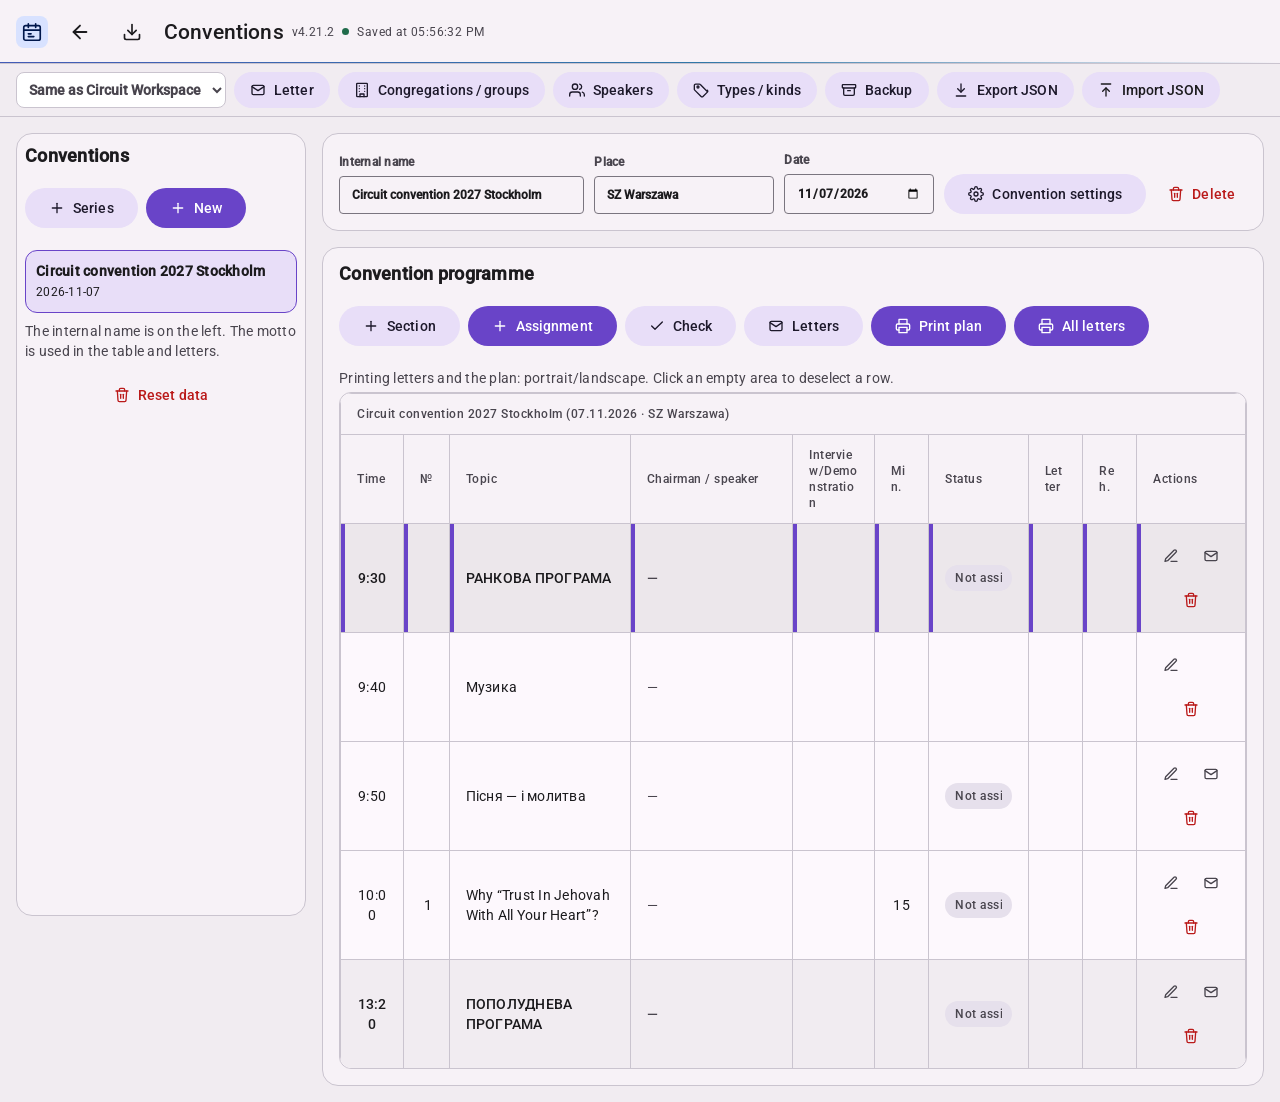
<file: congress-project/index.html>
<!doctype html><html lang="ru" data-module="congress-project"><head><meta charset="utf-8"><meta name="viewport" content="width=device-width,initial-scale=1"><meta name="theme-color" content="#6a45c9"><title>Конгрессы</title><link rel="manifest" href="manifest.json"><link rel="icon" type="image/png" sizes="32x32" href="favicon-32.png"><script src="../shared/theme.js"></script><script>CWTheme.init({ default: 'auto' });</script><link rel="stylesheet" href="styles.css"><link rel="stylesheet" href="../shared/style.css"></head><body>
<header class="topbar md-topbar-v2"><div class="md-topbar-v2__lead md-topbar-v2__titles"><h1 class="md-topbar-v2__title" data-i18n="module.congress-project.title">Конгрессы</h1><p id="moduleVersion" class="module-version md-topbar-v2__sub"></p><p id="saveStatus" class="save-status md-topbar-v2__sub"></p></div><div class="top-actions md-toolbar module-tools"><label class="ui-lang" title="Язык интерфейса. Язык писем задаётся отдельно, в настройках письма" data-i18n-title="cong.title.interface_language"><span class="sr-only" data-i18n="cong.field.interface_language">Язык интерфейса</span><select id="uiLanguage"></select></label><button id="letterSettingsBtn" class="light icon-text-btn md-btn md-state-layer md-btn-tonal" title="Настройки и шаблон письма" data-i18n-title="cong.title.letter_settings"><svg class="icon" viewBox="0 0 24 24" fill="none" stroke="currentColor" stroke-width="2" stroke-linecap="round" stroke-linejoin="round" aria-hidden="true"><rect x="3" y="5" width="18" height="14" rx="2"/><path d="m3 7 9 6 9-6"/></svg><span data-i18n="cong.btn.letter">Письмо</span></button><button id="directoryBtn" class="light icon-text-btn md-btn md-state-layer md-btn-tonal" title="Справочник собраний / групп" data-i18n-title="cong.title.groups"><svg class="icon" viewBox="0 0 24 24" fill="none" stroke="currentColor" stroke-width="2" stroke-linecap="round" stroke-linejoin="round" aria-hidden="true"><rect x="4" y="2" width="16" height="20" rx="1"/><path d="M9 22v-4h6v4"/><path d="M8 6h.01"/><path d="M16 6h.01"/><path d="M8 10h.01"/><path d="M16 10h.01"/><path d="M8 14h.01"/><path d="M16 14h.01"/></svg><span data-i18n="cong.btn.groups">Собрания / группы</span></button><button id="speakersBtn" class="light icon-text-btn md-btn md-state-layer md-btn-tonal" title="Справочник докладчиков" data-i18n-title="cong.title.speakers"><svg class="icon" viewBox="0 0 24 24" fill="none" stroke="currentColor" stroke-width="2" stroke-linecap="round" stroke-linejoin="round" aria-hidden="true"><path d="M17 21v-2a4 4 0 0 0-4-4H5a4 4 0 0 0-4 4v2"/><circle cx="9" cy="7" r="4"/><path d="M23 21v-2a4 4 0 0 0-3-3.87"/><path d="M16 3.13a4 4 0 0 1 0 7.75"/></svg><span data-i18n="cong.btn.speakers">Докладчики</span></button><button id="typesBtn" class="light icon-text-btn md-btn md-state-layer md-btn-tonal" title="Справочник типов и видов заданий" data-i18n-title="cong.title.types"><svg class="icon" viewBox="0 0 24 24" fill="none" stroke="currentColor" stroke-width="2" stroke-linecap="round" stroke-linejoin="round" aria-hidden="true"><path d="M20.59 13.41 11 3.83A2 2 0 0 0 9.59 3.2H4a2 2 0 0 0-2 2v5.59a2 2 0 0 0 .59 1.41l9.58 9.59a2 2 0 0 0 2.83 0l6.59-6.59a2 2 0 0 0 0-2.83Z"/><circle cx="7.5" cy="7.5" r="1.5"/></svg><span data-i18n="cong.btn.types">Типы / виды</span></button><button id="backupBtn" class="light icon-text-btn md-btn md-state-layer md-btn-tonal" title="Резервные копии" data-i18n-title="cong.title.backup"><svg class="icon" viewBox="0 0 24 24" fill="none" stroke="currentColor" stroke-width="2" stroke-linecap="round" stroke-linejoin="round" aria-hidden="true"><rect x="2" y="4" width="20" height="5" rx="1"/><path d="M4 9v9a2 2 0 0 0 2 2h12a2 2 0 0 0 2-2V9"/><path d="M10 13h4"/></svg><span data-i18n="cong.btn.backup">Резервная копия</span></button><button id="exportBtn" class="light icon-text-btn md-btn md-state-layer md-btn-tonal" title="Экспортировать данные в JSON" data-i18n-title="cong.title.export"><svg class="icon" viewBox="0 0 24 24" fill="none" stroke="currentColor" stroke-width="2" stroke-linecap="round" stroke-linejoin="round" aria-hidden="true"><path d="M12 3v12"/><path d="m7 10 5 5 5-5"/><path d="M5 21h14"/></svg><span data-i18n="cong.btn.export">Экспорт JSON</span></button><label class="btn light icon-text-btn md-btn md-state-layer md-btn-tonal" title="Импортировать данные из JSON" data-i18n-title="cong.title.import"><svg class="icon" viewBox="0 0 24 24" fill="none" stroke="currentColor" stroke-width="2" stroke-linecap="round" stroke-linejoin="round" aria-hidden="true"><path d="M12 21V9"/><path d="m7 14 5-5 5 5"/><path d="M5 3h14"/></svg><span data-i18n="cong.btn.import">Импорт JSON</span><input id="importInput" type="file" accept="application/json" hidden></label><button id="installBtn" class="light hidden icon-text-btn md-btn md-state-layer md-btn-tonal" title="Установить приложение на устройство" data-i18n-title="cong.title.install"><svg class="icon" viewBox="0 0 24 24" fill="none" stroke="currentColor" stroke-width="2" stroke-linecap="round" stroke-linejoin="round" aria-hidden="true"><path d="M12 3v12"/><path d="m7 10 5 5 5-5"/><path d="M5 21h14"/></svg><span data-i18n="cong.btn.install">Установить</span></button></div></header>
<div id="errorBox" class="error-box hidden md-banner md-banner--error"></div>
<main id="mainLayout" class="layout md-shell__body"><aside class="sidebar md-sidenav"><div class="head"><h2 data-i18n="cong.section.congresses">Конгрессы</h2><div class="actions md-toolbar"><button id="newSeriesBtn" class="light icon-text-btn md-btn md-state-layer md-btn-tonal" title="Создать новую серию конгрессов" data-i18n-title="cong.title.new_series"><svg class="icon" viewBox="0 0 24 24" fill="none" stroke="currentColor" stroke-width="2" stroke-linecap="round" stroke-linejoin="round" aria-hidden="true"><path d="M12 5v14"/><path d="M5 12h14"/></svg><span data-i18n="cong.btn.series">Серия</span></button><button id="newCongressBtn" class="icon-text-btn md-btn md-state-layer md-btn-filled" title="Создать новый конгресс" data-i18n-title="cong.title.new_congress"><svg class="icon" viewBox="0 0 24 24" fill="none" stroke="currentColor" stroke-width="2" stroke-linecap="round" stroke-linejoin="round" aria-hidden="true"><path d="M12 5v14"/><path d="M5 12h14"/></svg><span data-i18n="cong.btn.new">Новый</span></button></div></div><div id="congressList"></div><p data-i18n="cong.hint.names" class="hint">Слева служебное название. В таблице и письмах — девиз.</p><button id="resetAppBtn" class="danger full icon-text-btn md-btn md-state-layer md-btn-text" title="Сбросить все данные приложения" data-i18n-title="cong.title.reset_data"><svg class="icon" viewBox="0 0 24 24" fill="none" stroke="currentColor" stroke-width="2" stroke-linecap="round" stroke-linejoin="round" aria-hidden="true"><path d="M3 6h18"/><path d="M8 6V4a2 2 0 0 1 2-2h4a2 2 0 0 1 2 2v2"/><path d="M19 6l-1 14a2 2 0 0 1-2 2H8a2 2 0 0 1-2-2L5 6"/><path d="M10 11v6"/><path d="M14 11v6"/></svg><span data-i18n="cong.btn.reset_data">Сбросить данные</span></button></aside>
<section class="workspace md-page"><section class="card meta md-card"><label><span data-i18n="cong.field.service_name">Служебное название</span><input id="congressName"></label><label><span data-i18n="cong.field.place">Место</span><input id="congressPlace"></label><label><span data-i18n="cong.field.date">Дата</span><input id="congressDate" type="date"></label><button id="congressSettingsBtn" class="light icon-text-btn md-btn md-state-layer md-btn-tonal" title="Настройки конгресса" data-i18n-title="cong.title.congress_settings"><svg class="icon" viewBox="0 0 24 24" fill="none" stroke="currentColor" stroke-width="2" stroke-linecap="round" stroke-linejoin="round" aria-hidden="true"><circle cx="12" cy="12" r="3"/><path d="M19.4 15a1.65 1.65 0 0 0 .33 1.82l.06.06a2 2 0 1 1-2.83 2.83l-.06-.06a1.65 1.65 0 0 0-1.82-.33 1.65 1.65 0 0 0-1 1.51V21a2 2 0 0 1-4 0v-.09A1.65 1.65 0 0 0 9 19.4a1.65 1.65 0 0 0-1.82.33l-.06.06a2 2 0 1 1-2.83-2.83l.06-.06A1.65 1.65 0 0 0 4.6 15a1.65 1.65 0 0 0-1.51-1H3a2 2 0 0 1 0-4h.09A1.65 1.65 0 0 0 4.6 9a1.65 1.65 0 0 0-.33-1.82l-.06-.06a2 2 0 1 1 2.83-2.83l.06.06A1.65 1.65 0 0 0 9 4.6a1.65 1.65 0 0 0 1-1.51V3a2 2 0 0 1 4 0v.09a1.65 1.65 0 0 0 1 1.51 1.65 1.65 0 0 0 1.82-.33l.06-.06a2 2 0 1 1 2.83 2.83l-.06.06A1.65 1.65 0 0 0 19.4 9a1.65 1.65 0 0 0 1.51 1H21a2 2 0 0 1 0 4h-.09a1.65 1.65 0 0 0-1.51 1Z"/></svg><span data-i18n="cong.btn.congress_settings">Настройки конгресса</span></button><button id="deleteCongressBtn" class="danger icon-text-btn md-btn md-state-layer md-btn-text" title="Удалить этот конгресс" data-i18n-title="cong.title.delete_congress"><svg class="icon" viewBox="0 0 24 24" fill="none" stroke="currentColor" stroke-width="2" stroke-linecap="round" stroke-linejoin="round" aria-hidden="true"><path d="M3 6h18"/><path d="M8 6V4a2 2 0 0 1 2-2h4a2 2 0 0 1 2 2v2"/><path d="M19 6l-1 14a2 2 0 0 1-2 2H8a2 2 0 0 1-2-2L5 6"/><path d="M10 11v6"/><path d="M14 11v6"/></svg><span data-i18n="cong.btn.delete">Удалить</span></button></section>
<section class="card md-card"><div class="head"><h2 data-i18n="cong.section.program">Программа конгресса</h2><div class="actions md-toolbar"><button id="addSectionBtn" class="light icon-text-btn md-btn md-state-layer md-btn-tonal" title="Добавить раздел программы" data-i18n-title="cong.title.add_section"><svg class="icon" viewBox="0 0 24 24" fill="none" stroke="currentColor" stroke-width="2" stroke-linecap="round" stroke-linejoin="round" aria-hidden="true"><path d="M12 5v14"/><path d="M5 12h14"/></svg><span data-i18n="cong.btn.add_section">Раздел</span></button><button id="addTaskBtn" class="icon-text-btn md-btn md-state-layer md-btn-filled" title="Добавить задание" data-i18n-title="cong.title.add_task"><svg class="icon" viewBox="0 0 24 24" fill="none" stroke="currentColor" stroke-width="2" stroke-linecap="round" stroke-linejoin="round" aria-hidden="true"><path d="M12 5v14"/><path d="M5 12h14"/></svg><span data-i18n="cong.btn.add_task">Задание</span></button><button id="checkProgramBtn" class="light icon-text-btn md-btn md-state-layer md-btn-tonal" title="Проверить программу на ошибки" data-i18n-title="cong.title.check"><svg class="icon" viewBox="0 0 24 24" fill="none" stroke="currentColor" stroke-width="2" stroke-linecap="round" stroke-linejoin="round" aria-hidden="true"><path d="M20 6 9 17l-5-5"/></svg><span data-i18n="cong.btn.check">Проверить</span></button><button id="lettersModeBtn" class="light icon-text-btn md-btn md-state-layer md-btn-tonal" title="Подготовка и рассылка писем" data-i18n-title="cong.title.letters"><svg class="icon" viewBox="0 0 24 24" fill="none" stroke="currentColor" stroke-width="2" stroke-linecap="round" stroke-linejoin="round" aria-hidden="true"><rect x="3" y="5" width="18" height="14" rx="2"/><path d="m3 7 9 6 9-6"/></svg><span data-i18n="cong.btn.letters">Письма</span></button><button id="printPlanBtn" class="icon-text-btn md-btn md-state-layer md-btn-filled" title="Печать плана программы" data-i18n-title="cong.title.print_plan"><svg class="icon" viewBox="0 0 24 24" fill="none" stroke="currentColor" stroke-width="2" stroke-linecap="round" stroke-linejoin="round" aria-hidden="true"><path d="M6 9V2h12v7"/><path d="M6 18H4a2 2 0 0 1-2-2v-5a2 2 0 0 1 2-2h16a2 2 0 0 1 2 2v5a2 2 0 0 1-2 2h-2"/><rect x="6" y="14" width="12" height="8"/></svg><span data-i18n="cong.btn.print_plan">Печать плана</span></button><button id="allLettersBtn" class="icon-text-btn md-btn md-state-layer md-btn-filled" title="Распечатать все письма" data-i18n-title="cong.title.all_letters"><svg class="icon" viewBox="0 0 24 24" fill="none" stroke="currentColor" stroke-width="2" stroke-linecap="round" stroke-linejoin="round" aria-hidden="true"><path d="M6 9V2h12v7"/><path d="M6 18H4a2 2 0 0 1-2-2v-5a2 2 0 0 1 2-2h16a2 2 0 0 1 2 2v5a2 2 0 0 1-2 2h-2"/><rect x="6" y="14" width="12" height="8"/></svg><span data-i18n="cong.btn.all_letters">Все письма</span></button></div></div><p data-i18n="cong.hint.print" class="hint">Печать писем и плана: вертикально/горизонтально. Клик по пустому месту снимает выделение строки.</p><div class="table-wrap"><table class="program-table md-table md-table--sticky md-table--cards"><colgroup><col class="col-time"><col class="col-num"><col class="col-topic"><col class="col-speaker"><col class="col-kind"><col class="col-dur"><col class="col-status"><col class="col-mail"><col class="col-reh"><col class="col-actions"></colgroup><thead><tr><th colspan="10" id="tableTitle"></th></tr><tr><th data-i18n="cong.th.time">Час</th><th>№</th><th data-i18n="cong.th.topic">Тема</th><th data-i18n="cong.th.speaker">Ведучий / Промовець</th><th data-i18n="cong.th.interview">Інтерв’ю/Показ</th><th data-i18n="cong.th.min">Хв.</th><th data-i18n="cong.th.status">Статус</th><th data-i18n="cong.btn.letter">Письмо</th><th data-i18n="cong.th.rehearsal">Реп.</th><th data-i18n="cong.th.actions">Действия</th></tr></thead><tbody id="tasksBody"></tbody></table></div></section></section></main>
<datalist id="congregationDatalist"></datalist><datalist id="speakerDatalist"></datalist><datalist id="typeDatalist"></datalist><datalist id="kindDatalist"></datalist><datalist id="recordingMediaDatalist"><option value="аудіо"></option><option value="відео"></option><option value="аудио"></option><option value="видео"></option></datalist><datalist id="recordingKindDatalist"><option value="інтерв’ю"></option><option value="показ"></option><option value="демонстрацію"></option><option value="промову"></option></datalist>
<dialog id="newCongressDialog"><form method="dialog" class="modal"><div class="modal-head"><h2 data-i18n="cong.dlg.new_congress">Создать новый конгресс</h2><button value="cancel" class="light icon-btn md-icon-btn md-state-layer" title="Закрыть" data-i18n-title="cong.title.close" aria-label="Закрыть" data-i18n-aria-label="cong.title.close"><svg class="icon" viewBox="0 0 24 24" fill="none" stroke="currentColor" stroke-width="2" stroke-linecap="round" stroke-linejoin="round" aria-hidden="true"><path d="M18 6 6 18"/><path d="M6 6l12 12"/></svg></button></div><div class="form-grid"><label class="wide"><span data-i18n="cong.field.service_name">Служебное название</span><input id="newCongressName"></label><label><span data-i18n="cong.field.place">Место</span><input id="newCongressPlace"></label><label><span data-i18n="cong.field.date">Дата</span><input id="newCongressDate" type="date"></label><label class="wide"><span data-i18n="cong.field.series">Серия конгрессов</span><select id="newCongressSeries"><option data-i18n="cong.opt.no_series" value="">Без серии</option></select></label><label class="wide"><span data-i18n="cong.field.variant">Вариант</span><select id="newCongressMode"><option data-i18n="cong.opt.copy_full" value="copyFull">Скопировать текущий один в один</option><option data-i18n="cong.opt.copy_empty" value="copyEmptyPeople">Скопировать программу, но очистить участников</option><option data-i18n="cong.opt.blank" value="blank">Создать пустой конгресс</option><option data-i18n="cong.opt.template" value="demo">Создать из базового шаблона</option></select></label></div><div class="modal-actions"><button data-i18n="cong.btn.create" id="createCongressBtn" type="button">Создать</button></div></form></dialog>
<dialog id="newSeriesDialog"><form method="dialog" class="modal small-modal"><div class="modal-head"><h2 data-i18n="cong.dlg.new_series">Новая серия конгрессов</h2><button value="cancel" class="light icon-btn md-icon-btn md-state-layer" title="Закрыть" data-i18n-title="cong.title.close" aria-label="Закрыть" data-i18n-aria-label="cong.title.close"><svg class="icon" viewBox="0 0 24 24" fill="none" stroke="currentColor" stroke-width="2" stroke-linecap="round" stroke-linejoin="round" aria-hidden="true"><path d="M18 6 6 18"/><path d="M6 6l12 12"/></svg></button></div><div class="form-grid"><label class="wide"><span data-i18n="cong.field.series_name">Название серии</span><input id="newSeriesName" placeholder="например: Весна 2027" data-i18n-placeholder="cong.ph.series_example"></label></div><div class="modal-actions"><button data-i18n="cong.btn.create" id="createSeriesBtn" type="button">Создать</button></div></form></dialog>
<dialog id="congressSettingsDialog"><form method="dialog" class="modal wide-modal"><div class="modal-head"><h2 data-i18n="cong.btn.congress_settings">Настройки конгресса</h2><button value="cancel" class="light icon-btn md-icon-btn md-state-layer" title="Закрыть" data-i18n-title="cong.title.close" aria-label="Закрыть" data-i18n-aria-label="cong.title.close"><svg class="icon" viewBox="0 0 24 24" fill="none" stroke="currentColor" stroke-width="2" stroke-linecap="round" stroke-linejoin="round" aria-hidden="true"><path d="M18 6 6 18"/><path d="M6 6l12 12"/></svg></button></div><div class="form-grid"><label><span data-i18n="cong.field.service_name">Служебное название</span><input id="csName"></label><label><span data-i18n="cong.field.place">Место</span><input id="csPlace"></label><label><span data-i18n="cong.field.event_date">Дата проведения</span><input id="csDate" type="date"></label><label><span data-i18n="cong.field.language_branch">Язык/ветка</span><input id="csLanguage"></label><label><span data-i18n="cong.field.series">Серия конгрессов</span><select id="csSeries"><option data-i18n="cong.opt.no_series" value="">Без серии</option></select></label><label><span data-i18n="cong.field.rehearsal_date">Дата репетиции</span><input id="csRehearsalDate" type="date"></label><label><span data-i18n="cong.field.rehearsal_time">Время репетиции</span><input id="csRehearsalTime" type="time"></label><label><span data-i18n="cong.field.recording_deadline">До какого числа запись</span><input id="csRecordingDeadline" type="date"></label><label><span data-i18n="cong.field.response_deadline">До какого числа ответ</span><input id="csResponseDeadline" type="date"></label><label class="wide"><span data-i18n="cong.field.theme">Тема / девиз</span><input id="csTheme"></label><label class="wide"><span data-i18n="cong.field.notes">Примечания</span><textarea id="csNotes"></textarea></label></div><div class="modal-actions"><button data-i18n="cong.btn.save" id="saveCongressSettingsBtn" type="button">Сохранить</button></div></form></dialog>
<dialog id="letterSettingsDialog"><form method="dialog" class="modal wide-modal"><div class="modal-head"><h2 data-i18n="cong.dlg.letter_settings">Письмо — настройки и шаблон</h2><button value="cancel" class="light icon-btn md-icon-btn md-state-layer" title="Закрыть" data-i18n-title="cong.title.close" aria-label="Закрыть" data-i18n-aria-label="cong.title.close"><svg class="icon" viewBox="0 0 24 24" fill="none" stroke="currentColor" stroke-width="2" stroke-linecap="round" stroke-linejoin="round" aria-hidden="true"><path d="M18 6 6 18"/><path d="M6 6l12 12"/></svg></button></div><div class="settings-dialog-body"><p data-i18n="cong.hint.letter_dates" class="hint">Дата и время репетиции, сроки записи и ответа задаются отдельно для каждого конгресса — в «Настройки конгресса», так как они разные для разных событий.</p><div class="settings-grid"><label><span data-i18n="cong.field.language">Язык</span><select id="letterLanguage"><option value="uk">Українська</option><option value="ru">Русский</option><option value="de">Deutsch</option></select></label><label><span data-i18n="cong.field.font">Шрифт</span><select id="letterFont"><option value="Arial, Helvetica, sans-serif">Arial</option><option value="Georgia, serif">Georgia</option><option value="Verdana, Geneva, sans-serif">Verdana</option><option value="Calibri, Arial, sans-serif">Calibri</option><option value="Times New Roman, Times, serif">Times New Roman</option></select></label><label><span data-i18n="cong.field.size">Размер</span><input id="letterFontSize" type="number" min="10" max="24"></label><label><span data-i18n="cong.field.sender_name">Имя отправителя</span><input id="senderName"></label><label><span data-i18n="cong.field.code">Код</span><input id="senderCode"></label><label>Email<input id="senderEmail"></label><label><span data-i18n="cong.field.phone1">Телефон 1</span><input id="senderPhone1"></label><label><span data-i18n="cong.field.phone2">Телефон 2</span><input id="senderPhone2"></label><label class="wide"><span data-i18n="cong.field.address">Адрес</span><textarea id="senderAddress"></textarea></label><label><span data-i18n="cong.field.type_template">Шаблон по типу задания</span><input id="templateTypeName" list="typeDatalist" placeholder="например: Промова" data-i18n-placeholder="cong.ph.type_example"></label></div><div class="actions spacing"><button id="openTemplateBtn" type="button" class="light icon-text-btn md-btn md-state-layer md-btn-tonal" title="Редактировать основной текст письма" data-i18n-title="cong.title.edit_main_text"><svg class="icon" viewBox="0 0 24 24" fill="none" stroke="currentColor" stroke-width="2" stroke-linecap="round" stroke-linejoin="round" aria-hidden="true"><path d="M12 20h9"/><path d="M16.5 3.5a2.12 2.12 0 0 1 3 3L7 19l-4 1 1-4Z"/></svg><span data-i18n="cong.btn.edit_main_text">Редактировать основной текст</span></button><button id="openTypeTemplateBtn" type="button" class="light icon-text-btn md-btn md-state-layer md-btn-tonal" title="Редактировать шаблон для типа задания" data-i18n-title="cong.title.edit_type_template"><svg class="icon" viewBox="0 0 24 24" fill="none" stroke="currentColor" stroke-width="2" stroke-linecap="round" stroke-linejoin="round" aria-hidden="true"><path d="M12 20h9"/><path d="M16.5 3.5a2.12 2.12 0 0 1 3 3L7 19l-4 1 1-4Z"/></svg><span data-i18n="cong.btn.edit_type_template">Редактировать шаблон типа</span></button><button id="previewTemplateBtn" type="button" class="light icon-text-btn md-btn md-state-layer md-btn-tonal" title="Предпросмотр письма" data-i18n-title="cong.title.preview_letter"><svg class="icon" viewBox="0 0 24 24" fill="none" stroke="currentColor" stroke-width="2" stroke-linecap="round" stroke-linejoin="round" aria-hidden="true"><path d="M1 12s4-8 11-8 11 8 11 8-4 8-11 8-11-8-11-8Z"/><circle cx="12" cy="12" r="3"/></svg><span data-i18n="cong.btn.preview_letter">Предпросмотр письма</span></button><button id="resetLetterBtn" type="button" class="danger icon-text-btn md-btn md-state-layer md-btn-text" title="Сбросить письмо к настройкам по умолчанию" data-i18n-title="cong.title.reset_letter"><svg class="icon" viewBox="0 0 24 24" fill="none" stroke="currentColor" stroke-width="2" stroke-linecap="round" stroke-linejoin="round" aria-hidden="true"><path d="M3 12a9 9 0 1 0 3-6.7"/><path d="M3 5v5h5"/></svg><span data-i18n="cong.btn.reset_letter">Сбросить письмо</span></button></div></div></form></dialog>
<dialog id="listDialog"><form method="dialog" class="modal wide-modal"><div class="modal-head"><h2 data-i18n="cong.dlg.directory" id="listTitle">Справочник</h2><button value="cancel" class="light icon-btn md-icon-btn md-state-layer" title="Закрыть" data-i18n-title="cong.title.close" aria-label="Закрыть" data-i18n-aria-label="cong.title.close"><svg class="icon" viewBox="0 0 24 24" fill="none" stroke="currentColor" stroke-width="2" stroke-linecap="round" stroke-linejoin="round" aria-hidden="true"><path d="M18 6 6 18"/><path d="M6 6l12 12"/></svg></button></div><div class="directory-editor"><p id="listHint" class="hint"></p><textarea id="listEditor" class="directory-textarea"></textarea><div class="modal-actions"><button id="collectListBtn" type="button" class="light icon-text-btn md-btn md-state-layer md-btn-tonal" title="Собрать значения из текущей программы" data-i18n-title="cong.title.collect_values"><svg class="icon" viewBox="0 0 24 24" fill="none" stroke="currentColor" stroke-width="2" stroke-linecap="round" stroke-linejoin="round" aria-hidden="true"><path d="M3 12a9 9 0 1 0 3-6.7"/><path d="M3 5v5h5"/></svg><span data-i18n="cong.btn.collect_from_program">Собрать из программы</span></button><button data-i18n="cong.btn.sort" id="sortListBtn" type="button" class="light">Сортировать</button><button id="clearListBtn" type="button" class="danger icon-text-btn md-btn md-state-layer md-btn-text" title="Очистить список" data-i18n-title="cong.title.clear_list"><svg class="icon" viewBox="0 0 24 24" fill="none" stroke="currentColor" stroke-width="2" stroke-linecap="round" stroke-linejoin="round" aria-hidden="true"><path d="M3 6h18"/><path d="M8 6V4a2 2 0 0 1 2-2h4a2 2 0 0 1 2 2v2"/><path d="M19 6l-1 14a2 2 0 0 1-2 2H8a2 2 0 0 1-2-2L5 6"/><path d="M10 11v6"/><path d="M14 11v6"/></svg><span data-i18n="cong.btn.clear">Очистить</span></button><button data-i18n="cong.btn.save" id="saveListBtn" type="button">Сохранить</button></div><div id="listPreview" class="chips"></div></div></form></dialog>
<dialog id="speakerProfilesDialog"><form method="dialog" class="modal wide-modal"><div class="modal-head"><h2 data-i18n="cong.dlg.speaker_profiles">Расширенный справочник докладчиков</h2><button value="cancel" class="light icon-btn md-icon-btn md-state-layer" title="Закрыть" data-i18n-title="cong.title.close" aria-label="Закрыть" data-i18n-aria-label="cong.title.close"><svg class="icon" viewBox="0 0 24 24" fill="none" stroke="currentColor" stroke-width="2" stroke-linecap="round" stroke-linejoin="round" aria-hidden="true"><path d="M18 6 6 18"/><path d="M6 6l12 12"/></svg></button></div><div class="directory-editor"><p data-i18n="cong.hint.profiles_format" class="hint">Формат: Имя | Собрание | Email | Телефон | WhatsApp | Примечание.</p><textarea id="speakerProfilesEditor" class="directory-textarea"></textarea><div class="modal-actions"><button id="collectProfilesBtn" type="button" class="light icon-text-btn md-btn md-state-layer md-btn-tonal" title="Собрать участников из текущей программы" data-i18n-title="cong.title.collect_participants"><svg class="icon" viewBox="0 0 24 24" fill="none" stroke="currentColor" stroke-width="2" stroke-linecap="round" stroke-linejoin="round" aria-hidden="true"><path d="M3 12a9 9 0 1 0 3-6.7"/><path d="M3 5v5h5"/></svg><span data-i18n="cong.btn.collect_from_program">Собрать из программы</span></button><button data-i18n="cong.btn.save" id="saveProfilesBtn" type="button">Сохранить</button></div></div></form></dialog>
<dialog id="templateDialog"><form method="dialog" class="modal template-modal"><div class="modal-head"><h2 data-i18n="cong.dlg.template_editor" id="templateDialogTitle">Редактор текста письма</h2><button value="cancel" class="light icon-btn md-icon-btn md-state-layer" title="Закрыть" data-i18n-title="cong.title.close" aria-label="Закрыть" data-i18n-aria-label="cong.title.close"><svg class="icon" viewBox="0 0 24 24" fill="none" stroke="currentColor" stroke-width="2" stroke-linecap="round" stroke-linejoin="round" aria-hidden="true"><path d="M18 6 6 18"/><path d="M6 6l12 12"/></svg></button></div><div class="template-layout"><div><div class="format-toolbar"><button type="button" id="fmtBold"><b data-i18n="cong.btn.bold">Ж</b></button><button type="button" id="fmtUnderline"><u>U</u></button><button type="button" id="fmtItalic"><i data-i18n="cong.btn.italic">К</i></button><span data-i18n="cong.hint.markup" class="hint">Жирный: **текст**, подчёркнутый: __текст__, курсив: *текст*</span></div><label><span data-i18n="cong.field.template_text">Текст шаблона</span><textarea id="templateEditor" class="template-editor"></textarea></label><div class="modal-actions left"><button data-i18n="cong.btn.save" id="saveTemplateBtn" type="button">Сохранить</button><button id="resetTemplateBtn" type="button" class="danger icon-text-btn md-btn md-state-layer md-btn-text" title="Сбросить шаблон к значению по умолчанию" data-i18n-title="cong.title.reset_template"><svg class="icon" viewBox="0 0 24 24" fill="none" stroke="currentColor" stroke-width="2" stroke-linecap="round" stroke-linejoin="round" aria-hidden="true"><path d="M3 12a9 9 0 1 0 3-6.7"/><path d="M3 5v5h5"/></svg><span data-i18n="cong.btn.reset">Сбросить</span></button></div></div><div class="placeholder-box"><h3 data-i18n="cong.label.variables">Переменные</h3><div id="placeholderList"></div></div></div></form></dialog>
<dialog id="editDialog"><form method="dialog" class="modal"><div class="modal-head"><h2 data-i18n="cong.dlg.edit_task">Редактировать задание</h2><button value="cancel" class="light icon-btn md-icon-btn md-state-layer" title="Закрыть" data-i18n-title="cong.title.close" aria-label="Закрыть" data-i18n-aria-label="cong.title.close"><svg class="icon" viewBox="0 0 24 24" fill="none" stroke="currentColor" stroke-width="2" stroke-linecap="round" stroke-linejoin="round" aria-hidden="true"><path d="M18 6 6 18"/><path d="M6 6l12 12"/></svg></button></div><div class="form-grid"><label><span data-i18n="cong.field.time">Время</span><div class="time-row"><input id="eTime" type="time" step="300"><button id="timeMinus" type="button" class="light time-btn">−5</button><button id="timePlus" type="button" class="light time-btn">+5</button><button data-i18n="cong.btn.clear" id="timeClear" type="button" class="light time-btn">Очистить</button></div></label><label><span data-i18n="cong.field.quick_time">Быстрый выбор времени</span><select id="quickTime"><option data-i18n="cong.opt.choose" value="">Выбрать...</option><option>9:30</option><option>9:40</option><option>9:50</option><option>10:00</option><option>10:15</option><option>10:31</option><option>11:15</option><option>11:35</option><option>13:20</option><option>14:45</option><option>16:00</option></select></label><label>№<input id="eNumber"></label><label class="wide"><span data-i18n="cong.th.topic">Тема</span><input id="eTitle"></label><label><span data-i18n="cong.field.type">Тип</span><input id="eType" list="typeDatalist"></label><label><span data-i18n="cong.field.interview_show">Интервью/Показ</span><input id="eKind" list="kindDatalist"></label><label><span data-i18n="cong.field.minutes">Минуты</span><input id="eDuration" type="number"></label><label><span data-i18n="cong.th.status">Статус</span><select id="eStatus"></select></label><label><span data-i18n="cong.field.confirmed">Подтверждено</span><select id="eConfirmed"><option data-i18n="cong.opt.no" value="false">нет</option><option data-i18n="cong.opt.yes_uk" value="true">так</option></select></label><label><span data-i18n="cong.field.rehearsal">Репетиция</span><select id="eRehearsal"><option data-i18n="cong.opt.no" value="false">нет</option><option data-i18n="cong.opt.yes" value="true">да</option></select></label><label><span data-i18n="cong.field.letter_sent">Письмо отправлено</span><select id="eLetterSent"><option data-i18n="cong.opt.no" value="false">нет</option><option data-i18n="cong.opt.yes" value="true">да</option></select></label><label><span data-i18n="cong.field.letter_sent_date">Дата отправки письма</span><input id="eLetterSentDate" type="date"></label><label><span data-i18n="cong.field.recording_type">Тип записи для письма</span><input id="eRecordingMedia" list="recordingMediaDatalist"></label><label><span data-i18n="cong.field.recording_kind">Тип задания в записи</span><input id="eRecordingKind" list="recordingKindDatalist"></label><label class="wide"><span data-i18n="cong.field.notes">Примечания</span><input id="eNotes"></label></div><h3 data-i18n="cong.label.participants">Участники</h3><div id="editParticipants"></div><button id="addEditParticipant" type="button" class="light icon-text-btn md-btn md-state-layer md-btn-tonal" title="Добавить участника" data-i18n-title="cong.title.add_participant"><svg class="icon" viewBox="0 0 24 24" fill="none" stroke="currentColor" stroke-width="2" stroke-linecap="round" stroke-linejoin="round" aria-hidden="true"><path d="M12 5v14"/><path d="M5 12h14"/></svg><span data-i18n="cong.btn.participant">Участник</span></button><div class="modal-actions"><button id="duplicateTaskBtn" type="button" class="light icon-text-btn md-btn md-state-layer md-btn-tonal" title="Дублировать задание один в один" data-i18n-title="cong.title.duplicate"><svg class="icon" viewBox="0 0 24 24" fill="none" stroke="currentColor" stroke-width="2" stroke-linecap="round" stroke-linejoin="round" aria-hidden="true"><rect x="9" y="9" width="13" height="13" rx="2"/><path d="M5 15H4a2 2 0 0 1-2-2V4a2 2 0 0 1 2-2h9a2 2 0 0 1 2 2v1"/></svg><span data-i18n="cong.btn.duplicate">Дублировать</span></button><button id="duplicateTaskEmptyBtn" type="button" class="light icon-text-btn md-btn md-state-layer md-btn-tonal" title="Дублировать задание, очистив участников" data-i18n-title="cong.title.duplicate_empty"><svg class="icon" viewBox="0 0 24 24" fill="none" stroke="currentColor" stroke-width="2" stroke-linecap="round" stroke-linejoin="round" aria-hidden="true"><rect x="9" y="9" width="13" height="13" rx="2"/><path d="M5 15H4a2 2 0 0 1-2-2V4a2 2 0 0 1 2-2h9a2 2 0 0 1 2 2v1"/></svg><span data-i18n="cong.btn.duplicate_empty">Дублировать без участников</span></button><button data-i18n="cong.btn.save" id="saveEditBtn" type="button">Сохранить</button></div></form></dialog>
<dialog id="checkDialog"><form method="dialog" class="modal wide-modal"><div class="modal-head"><h2 data-i18n="cong.dlg.check">Проверка программы</h2><button value="cancel" class="light icon-btn md-icon-btn md-state-layer" title="Закрыть" data-i18n-title="cong.title.close" aria-label="Закрыть" data-i18n-aria-label="cong.title.close"><svg class="icon" viewBox="0 0 24 24" fill="none" stroke="currentColor" stroke-width="2" stroke-linecap="round" stroke-linejoin="round" aria-hidden="true"><path d="M18 6 6 18"/><path d="M6 6l12 12"/></svg></button></div><div id="checkResults" class="check-results"></div></form></dialog>
<dialog id="lettersDialog"><form method="dialog" class="modal wide-modal"><div class="modal-head"><h2 data-i18n="cong.dlg.letters_mode">Подготовка писем</h2><button value="cancel" class="light icon-btn md-icon-btn md-state-layer" title="Закрыть" data-i18n-title="cong.title.close" aria-label="Закрыть" data-i18n-aria-label="cong.title.close"><svg class="icon" viewBox="0 0 24 24" fill="none" stroke="currentColor" stroke-width="2" stroke-linecap="round" stroke-linejoin="round" aria-hidden="true"><path d="M18 6 6 18"/><path d="M6 6l12 12"/></svg></button></div><div class="letters-toolbar"><button id="lettersPrintAllBtn" type="button" class="icon-text-btn md-btn md-state-layer md-btn-filled" title="Распечатать все письма" data-i18n-title="cong.title.all_letters"><svg class="icon" viewBox="0 0 24 24" fill="none" stroke="currentColor" stroke-width="2" stroke-linecap="round" stroke-linejoin="round" aria-hidden="true"><path d="M6 9V2h12v7"/><path d="M6 18H4a2 2 0 0 1-2-2v-5a2 2 0 0 1 2-2h16a2 2 0 0 1 2 2v5a2 2 0 0 1-2 2h-2"/><rect x="6" y="14" width="12" height="8"/></svg><span data-i18n="cong.btn.print_all">Печатать все</span></button><button id="lettersMarkAllBtn" type="button" class="light icon-text-btn md-btn md-state-layer md-btn-tonal" title="Отметить все письма как отправленные" data-i18n-title="cong.title.mark_all_sent"><svg class="icon" viewBox="0 0 24 24" fill="none" stroke="currentColor" stroke-width="2" stroke-linecap="round" stroke-linejoin="round" aria-hidden="true"><path d="M20 6 9 17l-5-5"/></svg><span data-i18n="cong.btn.mark_all_sent">Отметить все как отправленные</span></button></div><div id="lettersList" class="letters-list"></div></form></dialog>
<dialog id="backupDialog"><form method="dialog" class="modal wide-modal"><div class="modal-head"><h2 data-i18n="cong.dlg.backups">Резервные копии</h2><button value="cancel" class="light icon-btn md-icon-btn md-state-layer" title="Закрыть" data-i18n-title="cong.title.close" aria-label="Закрыть" data-i18n-aria-label="cong.title.close"><svg class="icon" viewBox="0 0 24 24" fill="none" stroke="currentColor" stroke-width="2" stroke-linecap="round" stroke-linejoin="round" aria-hidden="true"><path d="M18 6 6 18"/><path d="M6 6l12 12"/></svg></button></div><div class="directory-editor"><p data-i18n="cong.hint.backups" class="hint">Можно скачать текущую резервную копию или восстановить автокопию.</p><div class="modal-actions left"><button id="downloadBackupBtn" type="button" class="icon-text-btn md-btn md-state-layer md-btn-filled" title="Скачать текущую резервную копию" data-i18n-title="cong.title.download_backup"><svg class="icon" viewBox="0 0 24 24" fill="none" stroke="currentColor" stroke-width="2" stroke-linecap="round" stroke-linejoin="round" aria-hidden="true"><path d="M12 3v12"/><path d="m7 10 5 5 5-5"/><path d="M5 21h14"/></svg><span data-i18n="cong.btn.download_backup">Скачать резервную копию</span></button></div><div id="backupList" class="backup-list"></div></div></form></dialog>
<dialog id="orientationDialog"><form method="dialog" class="modal small-modal"><div class="modal-head"><h2 data-i18n="cong.dlg.print" id="orientationTitle">Печать</h2><button value="cancel" class="light icon-btn md-icon-btn md-state-layer" title="Закрыть" data-i18n-title="cong.title.close" aria-label="Закрыть" data-i18n-aria-label="cong.title.close"><svg class="icon" viewBox="0 0 24 24" fill="none" stroke="currentColor" stroke-width="2" stroke-linecap="round" stroke-linejoin="round" aria-hidden="true"><path d="M18 6 6 18"/><path d="M6 6l12 12"/></svg></button></div><div class="form-grid"><label class="wide"><span data-i18n="cong.field.orientation">Ориентация</span><select id="printOrientation"><option data-i18n="cong.opt.portrait" value="portrait">Вертикально</option><option data-i18n="cong.opt.landscape" value="landscape">Горизонтально</option></select></label></div><div class="modal-actions"><button id="orientationPrintBtn" type="button" class="icon-text-btn md-btn md-state-layer md-btn-filled" title="Печатать" data-i18n-title="cong.title.print"><svg class="icon" viewBox="0 0 24 24" fill="none" stroke="currentColor" stroke-width="2" stroke-linecap="round" stroke-linejoin="round" aria-hidden="true"><path d="M6 9V2h12v7"/><path d="M6 18H4a2 2 0 0 1-2-2v-5a2 2 0 0 1 2-2h16a2 2 0 0 1 2 2v5a2 2 0 0 1-2 2h-2"/><rect x="6" y="14" width="12" height="8"/></svg><span data-i18n="cong.btn.print">Печатать</span></button></div></form></dialog>
<dialog id="letterDialog"><form method="dialog" class="letter-modal"><div class="modal-head"><h2 data-i18n="cong.btn.preview_letter">Предпросмотр письма</h2><div><button id="printLetterBtn" type="button" class="icon-text-btn md-btn md-state-layer md-btn-filled" title="Печать письма" data-i18n-title="cong.title.print_letter"><svg class="icon" viewBox="0 0 24 24" fill="none" stroke="currentColor" stroke-width="2" stroke-linecap="round" stroke-linejoin="round" aria-hidden="true"><path d="M6 9V2h12v7"/><path d="M6 18H4a2 2 0 0 1-2-2v-5a2 2 0 0 1 2-2h16a2 2 0 0 1 2 2v5a2 2 0 0 1-2 2h-2"/><rect x="6" y="14" width="12" height="8"/></svg><span data-i18n="cong.dlg.print">Печать</span></button><button value="cancel" class="light icon-btn md-icon-btn md-state-layer" title="Закрыть" data-i18n-title="cong.title.close" aria-label="Закрыть" data-i18n-aria-label="cong.title.close"><svg class="icon" viewBox="0 0 24 24" fill="none" stroke="currentColor" stroke-width="2" stroke-linecap="round" stroke-linejoin="round" aria-hidden="true"><path d="M18 6 6 18"/><path d="M6 6l12 12"/></svg></button></div></div><div id="letterPreview"></div></form></dialog>
<dialog id="printColumnsDialog"><form method="dialog" class="modal small-modal"><div class="modal-head"><h2 data-i18n="cong.dlg.print_columns">Колонки для печати</h2><button value="cancel" class="light icon-btn md-icon-btn md-state-layer" title="Закрыть" data-i18n-title="cong.title.close" aria-label="Закрыть" data-i18n-aria-label="cong.title.close"><svg class="icon" viewBox="0 0 24 24" fill="none" stroke="currentColor" stroke-width="2" stroke-linecap="round" stroke-linejoin="round" aria-hidden="true"><path d="M18 6 6 18"/><path d="M6 6l12 12"/></svg></button></div><div id="printColumnsBox" class="checks"></div><div class="form-grid"><label class="wide"><span data-i18n="cong.field.plan_orientation">Ориентация плана</span><select id="planOrientation"><option data-i18n="cong.opt.landscape" value="landscape">Горизонтально</option><option data-i18n="cong.opt.portrait" value="portrait">Вертикально</option></select></label></div><div class="modal-actions"><button id="printSelectedPlan" type="button" class="icon-text-btn md-btn md-state-layer md-btn-filled" title="Печатать план" data-i18n-title="cong.title.print_plan_btn"><svg class="icon" viewBox="0 0 24 24" fill="none" stroke="currentColor" stroke-width="2" stroke-linecap="round" stroke-linejoin="round" aria-hidden="true"><path d="M6 9V2h12v7"/><path d="M6 18H4a2 2 0 0 1-2-2v-5a2 2 0 0 1 2-2h16a2 2 0 0 1 2 2v5a2 2 0 0 1-2 2h-2"/><rect x="6" y="14" width="12" height="8"/></svg><span data-i18n="cong.btn.print">Печатать</span></button></div></form></dialog>
<dialog id="planFitDialog"><form method="dialog" class="modal wide-modal"><div class="modal-head"><h2 data-i18n="cong.dlg.plan_fit">План не помещается на одну страницу</h2><button value="cancel" class="light icon-btn md-icon-btn md-state-layer" title="Закрыть" data-i18n-title="cong.title.close" aria-label="Закрыть" data-i18n-aria-label="cong.title.close"><svg class="icon" viewBox="0 0 24 24" fill="none" stroke="currentColor" stroke-width="2" stroke-linecap="round" stroke-linejoin="round" aria-hidden="true"><path d="M18 6 6 18"/><path d="M6 6l12 12"/></svg></button></div><div class="settings-dialog-body"><p class="hint" id="planFitInfo"></p><div class="actions spacing"><button id="planFitRotateBtn" type="button" class="icon-text-btn hidden md-btn md-state-layer md-btn-filled" title="Напечатать в другой ориентации — план помещается целиком в читаемом размере" data-i18n-title="cong.title.fit_rotate"><svg class="icon" viewBox="0 0 24 24" fill="none" stroke="currentColor" stroke-width="2" stroke-linecap="round" stroke-linejoin="round" aria-hidden="true"><path d="M21 2v6h-6"/><path d="M3 12a9 9 0 0 1 15-6.7L21 8"/><path d="M3 22v-6h6"/><path d="M21 12a9 9 0 0 1-15 6.7L3 16"/></svg><span data-i18n="cong.btn.fit_rotate">Сменить ориентацию</span></button><button id="planFitZoomBtn" type="button" class="light icon-text-btn md-btn md-state-layer md-btn-tonal" title="Вписать в одну страницу за счёт масштаба (текст станет мельче)" data-i18n-title="cong.title.fit_zoom"><svg class="icon" viewBox="0 0 24 24" fill="none" stroke="currentColor" stroke-width="2" stroke-linecap="round" stroke-linejoin="round" aria-hidden="true"><circle cx="11" cy="11" r="7"/><path d="m20 20-3.5-3.5"/><path d="M8 11h6"/></svg><span data-i18n="cong.btn.fit_zoom">Уменьшить масштаб печати</span></button><button id="planFitReduceBtn" type="button" class="light icon-text-btn md-btn md-state-layer md-btn-tonal" title="Вернуться к выбору колонок и убрать лишние" data-i18n-title="cong.title.fit_reduce"><svg class="icon" viewBox="0 0 24 24" fill="none" stroke="currentColor" stroke-width="2" stroke-linecap="round" stroke-linejoin="round" aria-hidden="true"><path d="M3 6h18"/><path d="M3 12h12"/><path d="M3 18h7"/></svg><span data-i18n="cong.btn.fit_reduce">Сократить объём информации</span></button><button id="planFitTwoPagesBtn" type="button" class="light icon-text-btn md-btn md-state-layer md-btn-tonal" title="Печатать на двух страницах в читаемом размере" data-i18n-title="cong.title.fit_two_pages"><svg class="icon" viewBox="0 0 24 24" fill="none" stroke="currentColor" stroke-width="2" stroke-linecap="round" stroke-linejoin="round" aria-hidden="true"><path d="M4 3h9l5 5v13H4z"/><path d="M13 3v5h5"/><path d="M8 13h6"/><path d="M8 17h6"/></svg><span data-i18n="cong.btn.fit_two_pages">Разрешить вторую страницу</span></button></div></div></form></dialog>
<section id="printArea"></section><script src="../shared/version.js"></script><script src="../shared/i18n.js"></script>
<script src="../shared/sender.js"></script>
<script src="../shared/doclang.js"></script><script src="../shared/i18n/common.js"></script><script src="i18n/dict.js"></script><script type="module" src="js/main.js"></script><script src="../shared/backup.js"></script>
<script src="../shared/nav.js" defer></script><script src="../shared/pwa-update.js" data-sw="service-worker.js" defer></script></body></html>
</file>
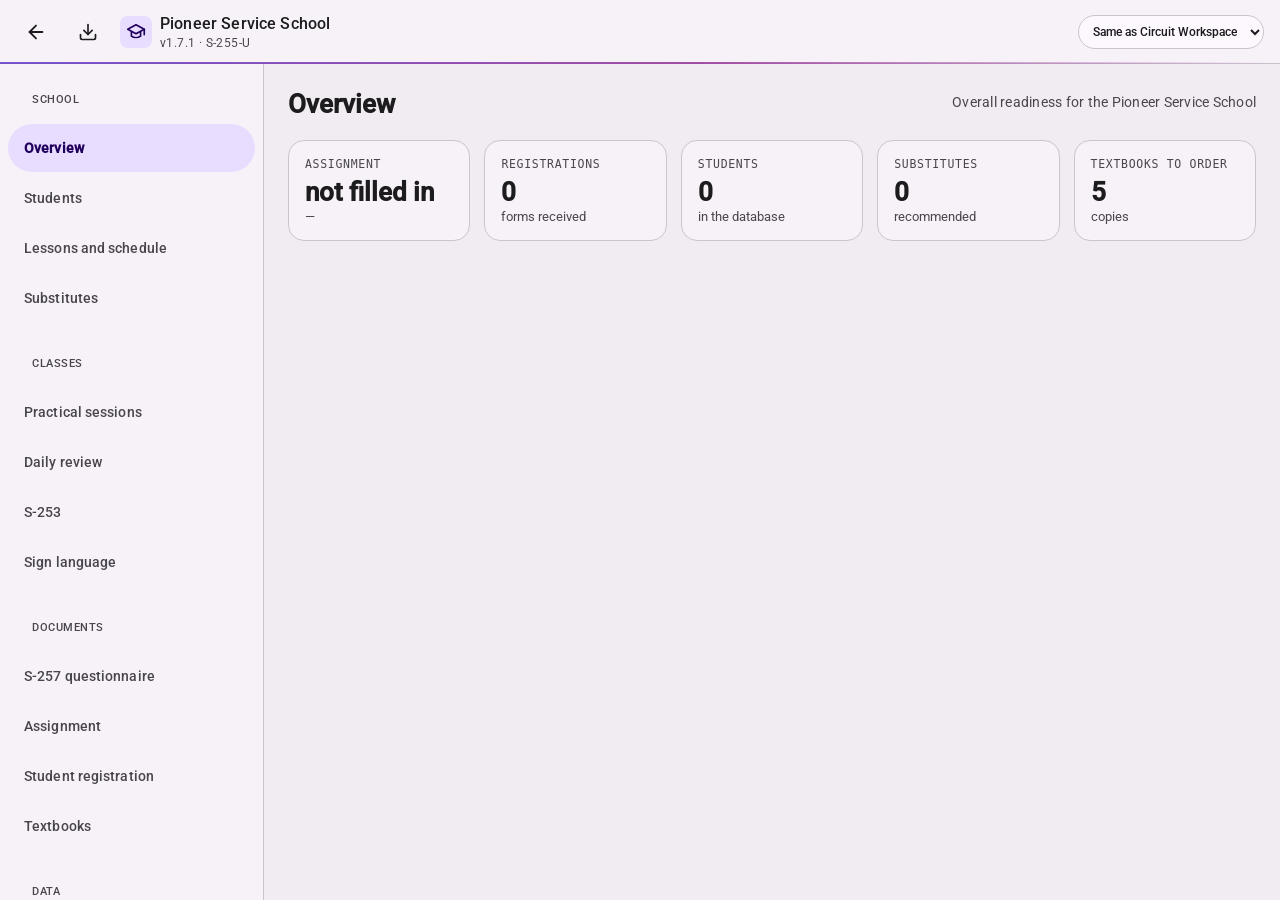
<file: pioneer-school/index.html>
<!DOCTYPE html>
<html lang="ru" data-module="pioneer-school">
<head>
<meta charset="UTF-8">
<title data-i18n="ps.ui.shkola_pionerskogo_sluzheniya">Школа пионерского служения</title>
<meta name="viewport" content="width=device-width, initial-scale=1">
<meta name="theme-color" content="#6a45c9">
<link rel="manifest" href="manifest.json">
<link rel="icon" type="image/png" sizes="32x32" href="icons/favicon-32.png">
<link rel="icon" type="image/png" sizes="192x192" href="icons/icon-192.png">
<link rel="apple-touch-icon" href="icons/icon-192.png">
<script src="../shared/theme.js"></script>
<script>CWTheme.init({ default: 'auto' });</script>
<link rel="stylesheet" href="css/styles.css">
<link rel="stylesheet" href="../shared/style.css">
</head>
<body>

<header class="md-topbar-v2">
  <div class="md-topbar-v2__lead">
    <span class="md-topbar-v2__mark" aria-hidden="true">
      <svg viewBox="0 0 24 24" width="22" height="22" fill="none" stroke="currentColor" stroke-width="1.8" stroke-linecap="round" stroke-linejoin="round">
        <path d="m3 9 9-5 9 5-9 5-9-5Z"/><path d="M7 12v4.5c2.8 2 7.2 2 10 0V12"/><path d="M21 9v6"/>
      </svg>
    </span>
    <div class="md-topbar-v2__titles">
      <h1 class="md-topbar-v2__title" data-i18n="ps.ui.shkola_pionerskogo_sluzheniya">Школа пионерского служения</h1>
      <p class="md-topbar-v2__sub" id="version-sub">S-255-U</p>
    </div>
  </div>
  <span class="md-topbar-v2__spacer"></span>
  <div class="md-topbar-v2__actions">
    <label class="sr-only" for="ui-language" data-i18n="ps.ui.interface_language">Язык интерфейса</label>
    <select id="ui-language" class="lang-select"></select>
  </div>
</header>

<div class="app-shell md-shell__body">
  <aside class="sidebar md-sidenav">
    <nav class="nav" aria-label="Школа пионерского служения" data-i18n-aria-label="ps.ui.shkola_pionerskogo_sluzheniya">
      <div data-i18n="ps.nav.school" class="nav-group-label md-sidenav__group">Школа</div>
      <button data-i18n="ps.ui.obzor" class="nav-item md-sidenav__item" data-route="dashboard">Обзор</button>
      <button data-i18n="ps.ui.uchaschiesya" class="nav-item md-sidenav__item" data-route="students">Учащиеся</button>
      <button data-i18n="ps.ui.uroki_i_raspisanie" class="nav-item md-sidenav__item" data-route="schedule">Уроки и расписание</button>
      <button data-i18n="ps.ui.zamestiteli" class="nav-item md-sidenav__item" data-route="substitutes">Заместители</button>

      <div data-i18n="ps.nav.lessons" class="nav-group-label md-sidenav__group">Занятия</div>
      <button data-i18n="ps.ui.prakticheskie_zanyatiya" class="nav-item md-sidenav__item" data-route="practical">Практические занятия</button>
      <button data-i18n="ps.ui.ezhednevnoe_povtorenie" class="nav-item md-sidenav__item" data-route="review">Ежедневное повторение</button>
      <button class="nav-item md-sidenav__item" data-route="afterschool">S-253</button>
      <button data-i18n="ps.ui.zhestovyy_yazyk" class="nav-item md-sidenav__item" data-route="signlanguage">Жестовый язык</button>

      <div data-i18n="ps.nav.documents" class="nav-group-label md-sidenav__group">Документы</div>
      <button data-i18n="ps.ui.anketa_s_257" class="nav-item md-sidenav__item" data-route="anketa">Анкета S-257</button>
      <button data-i18n="ps.ui.naznachenie" class="nav-item md-sidenav__item" data-route="assignment">Назначение</button>
      <button data-i18n="ps.ui.registraciya_uchaschihsya" class="nav-item md-sidenav__item" data-route="registration">Регистрация учащихся</button>
      <button data-i18n="ps.ui.uchebniki" class="nav-item md-sidenav__item" data-route="textbooks">Учебники</button>

      <div data-i18n="ps.nav.data" class="nav-group-label md-sidenav__group">Данные</div>
      <button data-i18n="ps.ui.rezervnaya_kopiya" class="nav-item md-sidenav__item" data-route="backup">Резервная копия</button>
    </nav>

    <div data-i18n="ps.ui.osnovano_tolko_na_s" class="sidebar-footer">Основано только на S-255-U (июнь 2025)</div>
  </aside>

  <main class="content md-page">

    <section id="route-dashboard" class="route">
      <header class="route-header md-page__header">
        <h1 class="md-page__title" data-i18n="ps.ui.obzor">Обзор</h1>
        <p data-i18n="ps.ui.obschaya_gotovnost_k_shkole" class="route-sub md-page__lede">Общая готовность к Школе пионерского служения</p>
      </header>
      <div class="card-grid" id="dashboard-cards"></div>
    </section>

    <section id="route-anketa" class="route hidden">
      <header class="route-header md-page__header">
        <h1 class="md-page__title" data-i18n="ps.ui.anketa_po_shkole_pionerskogo">Анкета по Школе пионерского служения (S-257)</h1>
        <p data-i18n="ps.ui.glava_1_vybor_mesta" class="route-sub md-page__lede">Глава 1 — выбор места, доступность преподавателя, заместители</p>
      </header>
      <div class="panel md-card">
        <h3 data-i18n="ps.ui.trebovaniya_k_mestu_provedeniya">Требования к месту проведения</h3>
        <ul class="fact-list" id="location-requirements"></ul>
        <h3 data-i18n="ps.ui.predlagaemye_mesta">Предлагаемые места</h3>
        <div id="locations-list"></div>
        <button data-i18n="ps.ui.dobavit_mesto" class="btn-secondary md-btn md-btn-tonal md-state-layer" id="add-location-btn">+ Добавить место</button>
      </div>
      <div class="panel md-card">
        <h3 data-i18n="ps.ui.daty_nedostupnosti_prepodavatelya">Даты недоступности преподавателя</h3>
        <textarea id="unavailable-dates" rows="3" placeholder="Например: 10–20 июля — региональный конгресс" data-i18n-placeholder="ps.ph.naprimer_10_20_iyulya"></textarea>
      </div>
      <div class="panel md-card">
        <h3 data-i18n="ps.ui.trebovaniya_k_zamestitelyam_prepodavat">Требования к заместителям преподавателей</h3>
        <ul class="fact-list" id="substitute-requirements"></ul>
        <p data-i18n="ps.ui.spisok_kandidatov_vedetsya_na" class="hint">Список кандидатов ведётся на экране «Заместители» (упорядочен по предпочтению).</p>
      </div>
      <button data-i18n="ps.ui.sohranit_anketu" class="btn-primary md-btn md-btn-filled md-state-layer" id="save-anketa-btn">Сохранить анкету</button>
    </section>

    <section id="route-assignment" class="route hidden">
      <header class="route-header md-page__header">
        <h1 class="md-page__title" data-i18n="ps.ui.naznachenie_na_shkolu_pionerskogo">Назначение на Школу пионерского служения</h1>
        <p data-i18n="ps.ui.vvoditsya_vruchnuyu_po_faktu" class="route-sub md-page__lede">Вводится вручную по факту получения документа от филиала</p>
      </header>
      <div class="panel md-card form-grid">
        <label><span data-i18n="ps.ui.data_nachala">Дата начала</span><input type="date" id="a-start"></label>
        <label><span data-i18n="ps.ui.data_okonchaniya">Дата окончания</span><input type="date" id="a-end"></label>
        <label><span data-i18n="ps.ui.mesto_provedeniya">Место проведения</span><input type="text" id="a-location"></label>
        <label><span data-i18n="ps.ui.prepodavatel_a_rayonnyy_stareyshina">Преподаватель А (районный старейшина)</span><input type="text" id="a-teacherA"></label>
        <label><span data-i18n="ps.ui.prepodavatel_b">Преподаватель Б</span><input type="text" id="a-teacherB"></label>
        <label class="checkbox-label"><input type="checkbox" id="a-teacherB-branch"><span data-i18n="ps.ui.prepodavatel_b_naznachen_filialom">Преподаватель Б назначен филиалом</span></label>
      </div>
      <p class="hint" id="second-teacher-note"></p>
      <button data-i18n="ps.ui.sohranit" class="btn-primary md-btn md-btn-filled md-state-layer" id="save-assignment-btn">Сохранить</button>
    </section>

    <section id="route-registration" class="route hidden">
      <header class="route-header md-page__header">
        <h1 class="md-page__title" data-i18n="ps.ui.registraciya_uchaschihsya">Регистрация учащихся</h1>
        <p data-i18n="ps.ui.nastroyki_formulyara_i_spisok" class="route-sub md-page__lede">Настройки формуляра и список полученных регистраций</p>
      </header>

      <div class="panel md-card">
        <h3 data-i18n="ps.ui.nastroyki_ankety_dlya_etoy">Настройки анкеты для этой школы</h3>
        <p data-i18n="ps.ui.zadayte_parametry_odin_raz" class="hint">Задайте параметры один раз и нажмите «Сгенерировать PDF-анкету». Шаблон анкеты при этом не меняется: для следующей школы достаточно поправить эти поля и сгенерировать заново.</p>
        <div class="form-grid">
          <label><span data-i18n="ps.ui.srok_sdachi_formulyara">Срок сдачи формуляра</span><input type="date" id="reg-cfg-deadline"></label>
          <label><span data-i18n="ps.ui.email_dlya_otpravki">Email для отправки</span><input type="text" id="reg-cfg-email" placeholder="school@example.org"></label>
          <label><span data-i18n="ps.ui.telefon">Телефон</span><input type="text" id="reg-cfg-phone" placeholder="+000 00 000 00 00"></label>
          <label><span data-i18n="ps.ui.whatsapp_esli_otlichaetsya">WhatsApp (если отличается)</span><input type="text" id="reg-cfg-whatsapp" placeholder="+000 00 000 00 00"></label>
          <label><span data-i18n="ps.ui.nazvanie_mesto_shkoly_zagolovok">Название/место школы (заголовок анкеты)</span><input type="text" id="reg-cfg-title"></label>
        </div>
        <label><span data-i18n="ps.ui.dopolnitelnyy_tekst_ili_instrukcii">Дополнительный текст или инструкции (необязательно)</span><textarea id="reg-cfg-extra" rows="3" placeholder="Например: занятия начинаются в 9:00, обед организован на месте." data-i18n-placeholder="ps.ph.naprimer_zanyatiya_nachinayutsya_v"></textarea>
        </label>
        <div class="btn-row">
          <button data-i18n="ps.ui.sohranit_nastroyki" class="btn-primary md-btn md-btn-filled md-state-layer" id="save-reg-config-btn">Сохранить настройки</button>
          <button data-i18n="ps.ui.sgenerirovat_pdf_anketu" class="btn-primary md-btn md-btn-filled md-state-layer" id="generate-interactive-pdf-btn">Сгенерировать PDF-анкету</button>
        </div>
        <p class="hint" id="pdf-form-status"></p>
      </div>

      <details class="panel md-card">
        <summary data-i18n="ps.ui.drugie_sposoby_sbora_otvetov" style="cursor:pointer;font-family:var(--font-display);font-size:15.5px;font-weight:600;">Другие способы сбора ответов</summary>
        <p data-i18n="ps.ui.interaktivnaya_pdf_anketa_osnovnoy" class="hint" style="margin-top:10px;">Интерактивная PDF-анкета — основной способ. Дополнительно доступны:</p>
        <div class="btn-row">
          <a data-i18n="ps.ui.onlayn_formulyar_veb_stranica" class="btn-secondary md-btn md-btn-tonal md-state-layer" id="open-registration-form-link" href="register.html" target="_blank" style="text-decoration:none;display:inline-block;">Онлайн-формуляр (веб-страница)</a>
          <button data-i18n="ps.ui.pdf_blank_dlya_pechati" class="btn-secondary md-btn md-btn-tonal md-state-layer" id="download-reg-blank-pdf">PDF-бланк для печати от руки</button>
        </div>
      </details>

      <div class="panel md-card">
        <h3 data-i18n="ps.ui.dobavit_registraciyu_vruchnuyu">Добавить регистрацию вручную</h3>
        <p data-i18n="ps.ui.ispolzuyte_esli_otvet_prishel" class="hint">Используйте, если ответ пришёл по email/WhatsApp и его нужно занести в список.</p>
        <div class="form-grid">
          <label><span data-i18n="ps.ui.familiya">Фамилия</span><input type="text" id="reg-lastname"></label>
          <label><span data-i18n="ps.ui.imya">Имя</span><input type="text" id="reg-firstname"></label>
          <label>Email <input type="text" id="reg-email"></label>
          <label><span data-i18n="ps.ui.telefon">Телефон</span><input type="text" id="reg-phone"></label>
          <label><span data-i18n="ps.ui.adres">Адрес</span><input type="text" id="reg-address"></label>
          <label><span data-i18n="ps.ui.budet_prisutstvovat">Будет присутствовать</span><select id="reg-attending"><option data-i18n="ps.ui.da" value="yes">Да</option><option data-i18n="ps.ui.net" value="no">Нет</option></select>
          </label>
          <label><span data-i18n="ps.ui.est_avtomobil">Есть автомобиль</span><select id="reg-transport"><option data-i18n="ps.ui.da" value="yes">Да</option><option data-i18n="ps.ui.net" value="no">Нет</option></select>
          </label>
          <label><span data-i18n="ps.ui.nuzhen_nochleg">Нужен ночлег</span><select id="reg-lodging"><option data-i18n="ps.ui.da" value="yes">Да</option><option data-i18n="ps.ui.net" value="no">Нет</option></select>
          </label>
          <label><span data-i18n="ps.ui.yazyk_uchebnika">Язык учебника</span><select id="reg-language">
              <option data-i18n="ps.ui.russkiy" value="ru">Русский</option><option data-i18n="ps.ui.ukrainskiy" value="uk">Украинский</option>
              <option data-i18n="ps.ui.polskiy" value="pl">Польский</option><option data-i18n="ps.ui.nemeckiy" value="de">Немецкий</option><option data-i18n="ps.ui.drugoy" value="other">Другой</option>
            </select>
          </label>
        </div>
        <label><span data-i18n="ps.ui.dopolnitelnye_svedeniya">Дополнительные сведения</span><textarea id="reg-notes" rows="2"></textarea></label>
        <button data-i18n="ps.ui.dobavit_registraciyu" class="btn-primary md-btn md-btn-filled md-state-layer" id="add-registration-btn">Добавить регистрацию</button>
      </div>

      <div class="panel md-card">
        <div class="panel-header-row">
          <h3 data-i18n="ps.ui.spisok_registraciy">Список регистраций</h3>
          <div class="btn-row">
            <button data-i18n="ps.ui.eksport_pdf" class="btn-secondary md-btn md-btn-tonal md-state-layer" id="export-reg-pdf">Экспорт PDF</button>
            <button data-i18n="ps.ui.eksport_csv" class="btn-secondary md-btn md-btn-tonal md-state-layer" id="export-reg-csv">Экспорт CSV</button>
          </div>
        </div>
        <table class="data-table md-table" id="registrations-table">
          <thead><tr><th data-i18n="ps.ui.familiya_imya">Фамилия Имя</th><th data-i18n="ps.ui.kontakty">Контакты</th><th data-i18n="ps.ui.prisutstvie">Присутствие</th><th data-i18n="ps.ui.transport_nochleg">Транспорт/ночлег</th><th data-i18n="ps.ui.uchebnik">Учебник</th><th></th></tr></thead>
          <tbody></tbody>
        </table>
      </div>
    </section>

    <section id="route-substitutes" class="route hidden">
      <header class="route-header md-page__header">
        <h1 class="md-page__title" data-i18n="ps.ui.zamestiteli_prepodavateley">Заместители преподавателей</h1>
        <p data-i18n="ps.ui.rekomendaciya_v_poryadke_predpochteniy" class="route-sub md-page__lede">Рекомендация — в порядке предпочтения (гл.1, п.6)</p>
      </header>
      <div class="panel md-card">
        <div class="form-grid">
          <label><span data-i18n="ps.ui.imya_i_familiya">Имя и фамилия</span><input type="text" id="s-name"></label>
          <label><span data-i18n="ps.ui.vozrast">Возраст</span><input type="number" id="s-age" min="0"></label>
          <label><span data-i18n="ps.ui.poryadok_predpochteniya">Порядок предпочтения</span><input type="number" id="s-rank" min="1"></label>
          <label><span data-i18n="ps.ui.utverzhden_filialom">Утверждён филиалом</span><select id="s-approved"><option data-i18n="ps.ui.net" value="false">Нет</option><option data-i18n="ps.ui.da" value="true">Да</option></select></label>
        </div>
        <button data-i18n="ps.ui.dobavit_zamestitelya" class="btn-primary md-btn md-btn-filled md-state-layer" id="add-substitute-btn">Добавить заместителя</button>
      </div>
      <div id="substitutes-list"></div>
      <div class="panel md-card">
        <h3 data-i18n="ps.ui.chto_nuzhno_predostavit_zamestitelyu">Что нужно предоставить заместителю (гл.2, п.9)</h3>
        <ul class="fact-list" id="substitute-checklist"></ul>
      </div>
    </section>

    <section id="route-students" class="route hidden">
      <header class="route-header md-page__header">
        <h1 class="md-page__title" data-i18n="ps.ui.uchaschiesya">Учащиеся</h1>
        <p data-i18n="ps.ui.spisok_gibkie_stolbcy_i" class="route-sub md-page__lede">Список, гибкие столбцы и распределение по классам</p>
      </header>

      <div class="panel md-card">
        <h3 data-i18n="ps.ui.dobavit_uchaschegosya">Добавить учащегося</h3>
        <div class="form-grid" id="student-form-fields"></div>
        <button data-i18n="ps.ui.dobavit_uchaschegosya" class="btn-primary md-btn md-btn-filled md-state-layer" id="add-student-btn">Добавить учащегося</button>
      </div>

      <div class="panel md-card">
        <h3 data-i18n="ps.ui.klassy">Классы</h3>
        <div class="inline-form">
          <input type="text" id="class-name" placeholder="Название класса, например «Класс 1 — Прага»" data-i18n-placeholder="ps.ph.nazvanie_klassa_naprimer_klass">
          <button data-i18n="ps.ui.dobavit_klass" class="btn-secondary md-btn md-btn-tonal md-state-layer" id="add-class-btn">+ Добавить класс</button>
        </div>
        <div id="classes-list"></div>
        <button data-i18n="ps.ui.ravnomerno_raspredelit_po_klassam" class="btn-secondary md-btn md-btn-tonal md-state-layer" id="auto-distribute-btn">Равномерно распределить по классам</button>
      </div>

      <details class="panel md-card">
        <summary data-i18n="ps.ui.stolbcy_tablicy" style="cursor:pointer;font-family:var(--font-display);font-size:15.5px;font-weight:600;">Столбцы таблицы</summary>
        <p data-i18n="ps.ui.stolbcy_familiya_imya_podtverzhdenie" class="hint" style="margin-top:10px;">Столбцы «Фамилия», «Имя», «Подтверждение участия» и «Формат учебника» — системные (от них зависит расчёт учебников и распределение по классам): их можно переименовать, но не удалить. Остальные столбцы можно добавлять, переименовывать и удалять свободно.</p>
        <div id="columns-manager"></div>
        <div class="form-grid" style="margin-top:12px;">
          <label><span data-i18n="ps.ui.nazvanie_novogo_stolbca">Название нового столбца</span><input type="text" id="new-col-label" placeholder="например «Роль в собрании»" data-i18n-placeholder="ps.ph.naprimer_rol_v_sobranii"></label>
          <label><span data-i18n="ps.ui.tip_polya">Тип поля</span><select id="new-col-type">
              <option data-i18n="ps.ui.korotkiy_tekst" value="text">Короткий текст</option>
              <option data-i18n="ps.ui.dlinnyy_tekst" value="textarea">Длинный текст</option>
              <option data-i18n="ps.ui.spisok_variantov" value="select">Список вариантов</option>
            </select>
          </label>
          <label id="new-col-options-wrap" class="hidden"><span data-i18n="ps.ui.varianty_cherez_zapyatuyu">Варианты (через запятую)</span><input type="text" id="new-col-options" placeholder="Да, Нет" data-i18n-placeholder="ps.ph.da_net"></label>
        </div>
        <button data-i18n="ps.ui.dobavit_stolbec" class="btn-secondary md-btn md-btn-tonal md-state-layer" id="add-column-btn">+ Добавить столбец</button>
      </details>

      <details class="panel md-card">
        <summary data-i18n="ps.ui.import_spiska_iz_pdf" style="cursor:pointer;font-family:var(--font-display);font-size:15.5px;font-weight:600;">Импорт списка из PDF-таблицы</summary>
        <p data-i18n="ps.ui.zagruzite_pdf_s_tablicey" class="hint" style="margin-top:10px;">Загрузите PDF с таблицей учащихся — приложение попробует автоматически распознать строки и столбцы. Перед добавлением в базу вы сможете проверить и поправить результат.</p>
        <div class="inline-form">
          <input type="file" id="pdf-import-input" accept="application/pdf">
          <button data-i18n="ps.ui.razobrat_pdf" class="btn-secondary md-btn md-btn-tonal md-state-layer" id="pdf-import-parse-btn">Разобрать PDF</button>
        </div>
        <p class="hint" id="pdf-import-status"></p>
      </details>

      <div class="panel md-card">
        <div class="panel-header-row">
          <h3 data-i18n="ps.ui.spisok_uchaschihsya">Список учащихся</h3>
          <div class="btn-row">
            <button data-i18n="ps.ui.eksport" class="btn-secondary md-btn md-btn-tonal md-state-layer" id="open-export-picker-btn">Экспорт…</button>
            <button data-i18n="ps.ui.formulyary_vseh_pdf" class="btn-secondary md-btn md-btn-tonal md-state-layer" id="export-all-formulaires-btn">Формуляры всех (PDF)</button>
          </div>
        </div>
        <div style="overflow-x:auto;">
          <table class="data-table md-table" id="students-table">
            <thead><tr id="students-table-head"></tr></thead>
            <tbody></tbody>
          </table>
        </div>
      </div>
    </section>

    <section id="route-textbooks" class="route hidden">
      <header class="route-header md-page__header">
        <h1 class="md-page__title" data-i18n="ps.ui.uchebniki">Учебники</h1>
        <p data-i18n="ps.ui.raschet_zakaza_zaprosheno_5" class="route-sub md-page__lede">Расчёт заказа: запрошено + 5 − в наличии (гл.2, п.12)</p>
      </header>
      <div class="panel md-card form-grid">
        <label><span data-i18n="ps.ui.zaprosheno_uchaschimisya">Запрошено учащимися</span><input type="number" id="tb-requested" min="0"></label>
        <label><span data-i18n="ps.ui.uzhe_v_nalichii">Уже в наличии</span><input type="number" id="tb-stock" min="0"></label>
        <label class="checkbox-label"><input type="checkbox" id="tb-received"><span data-i18n="ps.ui.uchebniki_polucheny">Учебники получены</span></label>
        <label class="checkbox-label"><input type="checkbox" id="tb-recounted"><span data-i18n="ps.ui.pereschitany_pri_poluchenii">Пересчитаны при получении</span></label>
      </div>
      <div class="panel md-card result-panel">
        <div class="result-number" id="tb-order-qty">0</div>
        <div data-i18n="ps.ui.k_zakazu" class="result-label">к заказу</div>
      </div>
      <div class="panel md-card">
        <h3 data-i18n="ps.ui.napominaniya">Напоминания</h3>
        <ul class="fact-list" id="textbook-reminders"></ul>
      </div>
      <div class="btn-row">
        <button data-i18n="ps.ui.sohranit" class="btn-primary md-btn md-btn-filled md-state-layer" id="save-textbooks-btn">Сохранить</button>
        <button data-i18n="ps.ui.eksport_pdf" class="btn-secondary md-btn md-btn-tonal md-state-layer" id="export-textbooks-pdf">Экспорт PDF</button>
        <button data-i18n="ps.ui.eksport_csv" class="btn-secondary md-btn md-btn-tonal md-state-layer" id="export-textbooks-csv">Экспорт CSV</button>
      </div>
    </section>

    <section id="route-schedule" class="route hidden">
      <header class="route-header md-page__header">
        <h1 class="md-page__title" data-i18n="ps.ui.uroki_i_raspisanie">Уроки и расписание</h1>
        <p data-i18n="ps.ui.18_urokov_6_dney" class="route-sub md-page__lede">18 уроков · 6 дней · буква «а» — Преподаватель А, «б» — Преподаватель Б</p>
      </header>
      <div class="panel md-card">
        <p data-i18n="ps.ui.nazvaniya_i_soderzhanie_vseh" class="hint">Названия и содержание всех 18 уроков в S-255-U не приводятся — только привязка видео/чтений к конкретным урокам. Остальные уроки заполняются вручную по данным учебника.</p>
      </div>
      <div id="lessons-list"></div>
    </section>

    <section id="route-practical" class="route hidden">
      <header class="route-header md-page__header">
        <h1 class="md-page__title" data-i18n="ps.ui.prakticheskie_zanyatiya">Практические занятия</h1>
        <p data-i18n="ps.ui.4_zanyatiya_gl_3" class="route-sub md-page__lede">4 занятия (гл.3, п.11-12)</p>
      </header>
      <div class="panel md-card">
        <h3 data-i18n="ps.ui.pravila_provedeniya">Правила проведения</h3>
        <ul class="fact-list" id="practical-rules"></ul>
      </div>
      <div id="practical-list"></div>
    </section>

    <section id="route-review" class="route hidden">
      <header class="route-header md-page__header">
        <h1 class="md-page__title" data-i18n="ps.ui.ezhednevnoe_povtorenie">Ежедневное повторение</h1>
        <p data-i18n="ps.ui.30_minut_po_15" class="route-sub md-page__lede">30 минут, по 15 на преподавателя, дни 1–5 (гл.3, п.13)</p>
      </header>
      <div id="review-list"></div>
    </section>

    <section id="route-afterschool" class="route hidden">
      <header class="route-header md-page__header">
        <h1 class="md-page__title" data-i18n="ps.ui.s_253_proshedshie_obuchenie">S-253 — Прошедшие обучение</h1>
        <p data-i18n="ps.ui.zapolnyaetsya_posle_vypuska_poslednego" class="route-sub md-page__lede">Заполняется после выпуска последнего класса в году (гл.4)</p>
      </header>
      <div class="panel md-card">
        <h3 data-i18n="ps.ui.stranica_1_iz_spiska">Страница 1 — из «Списка», но не прошли обучение здесь</h3>
        <div class="inline-form">
          <input type="text" id="na-name" placeholder="Имя пионера" data-i18n-placeholder="ps.ph.imya_pionera">
          <input type="text" id="na-reason" placeholder="Причина" data-i18n-placeholder="ps.ph.prichina">
          <button data-i18n="ps.ui.dobavit" class="btn-secondary md-btn md-btn-tonal md-state-layer" id="add-na-btn">+ Добавить</button>
        </div>
        <ul id="na-list" class="simple-list"></ul>
      </div>
      <div class="panel md-card">
        <h3 data-i18n="ps.ui.stranica_2_proshli_obuchenie">Страница 2 — прошли обучение, но не были в «Списке»</h3>
        <div class="inline-form">
          <input type="text" id="ao-name" placeholder="Имя пионера" data-i18n-placeholder="ps.ph.imya_pionera">
          <input type="text" id="ao-congregation" placeholder="Собрание" data-i18n-placeholder="ps.ph.sobranie">
          <button data-i18n="ps.ui.dobavit" class="btn-secondary md-btn md-btn-tonal md-state-layer" id="add-ao-btn">+ Добавить</button>
        </div>
        <ul id="ao-list" class="simple-list"></ul>
      </div>
      <div class="panel md-card">
        <p class="hint" id="expenses-note"></p>
      </div>
      <div class="btn-row">
        <button data-i18n="ps.ui.sohranit" class="btn-primary md-btn md-btn-filled md-state-layer" id="save-s253-btn">Сохранить</button>
        <button data-i18n="ps.ui.eksport_pdf" class="btn-secondary md-btn md-btn-tonal md-state-layer" id="export-s253-pdf">Экспорт PDF</button>
      </div>
    </section>

    <section id="route-signlanguage" class="route hidden">
      <header class="route-header md-page__header">
        <h1 class="md-page__title" data-i18n="ps.ui.dopolnitelnye_ukazaniya_dlya_zhestovog">Дополнительные указания для жестового языка</h1>
        <p data-i18n="ps.ui.glava_5" class="route-sub md-page__lede">Глава 5</p>
      </header>
      <div class="panel md-card">
        <label class="checkbox-label"><input type="checkbox" id="sl-enabled"><span data-i18n="ps.ui.v_etom_rayone_provoditsya">В этом районе проводится класс на жестовом языке</span></label>
      </div>
      <div class="panel md-card">
        <h3 data-i18n="ps.ui.osobennosti">Особенности</h3>
        <ul class="fact-list" id="sl-notes"></ul>
      </div>
      <div class="panel md-card">
        <h3 data-i18n="ps.ui.materialy_chek_list">Материалы — чек-лист</h3>
        <div id="sl-checklist"></div>
      </div>
      <button data-i18n="ps.ui.sohranit" class="btn-primary md-btn md-btn-filled md-state-layer" id="save-sl-btn">Сохранить</button>
    </section>

    <section id="route-backup" class="route hidden">
      <header class="route-header md-page__header">
        <h1 class="md-page__title" data-i18n="ps.ui.rezervnaya_kopiya">Резервная копия</h1>
        <p data-i18n="ps.ui.vse_dannye_hranyatsya_lokalno" class="route-sub md-page__lede">Все данные хранятся локально на устройстве (IndexedDB)</p>
      </header>
      <div class="panel md-card">
        <p data-i18n="ps.ui.rekomenduetsya_delat_rezervnuyu_kopiyu">Рекомендуется делать резервную копию перед началом Школы и после заполнения S-253.</p>
        <div class="btn-row">
          <button data-i18n="ps.ui.skachat_rezervnuyu_kopiyu_json" class="btn-primary md-btn md-btn-filled md-state-layer" id="export-backup-btn">Скачать резервную копию (JSON)</button>
        </div>
      </div>
      <div class="panel md-card">
        <h3 data-i18n="ps.ui.vosstanovlenie_iz_kopii">Восстановление из копии</h3>
        <input type="file" id="import-backup-input" accept="application/json">
        <p data-i18n="ps.ui.import_polnostyu_zamenit_tekuschie" class="hint">Импорт полностью заменит текущие данные в соответствующих разделах.</p>
      </div>
    </section>

  </main>

  <div id="modal-root"></div>
</div>

<script src="js/vendor/jspdf.umd.min.js"></script>
<script src="js/vendor/pdf.min.js"></script>
<script src="js/vendor/xlsx.full.min.js"></script>
<script>
  if (window.pdfjsLib) {
    window.pdfjsLib.GlobalWorkerOptions.workerSrc = 'js/vendor/pdf.worker.min.js';
  }
</script>
<!-- Общий слой локализации хаба: подключается до модулей, чтобы T() был
     доступен уже на этапе объявления констант (DEFAULT_COLUMNS и т.п.). -->
<script src="../shared/version.js"></script>
<script src="../shared/i18n.js"></script>
<script src="../shared/i18n/common.js"></script>
<script src="i18n/dict.js"></script>
<script src="js/i18n.js"></script>
<script src="js/db.js"></script>
<script src="js/utils/dateUtils.js"></script>
<script src="js/utils/validators.js"></script>
<script src="js/modules/anketa.js"></script>
<script src="js/modules/assignment.js"></script>
<script src="js/modules/registration.js"></script>
<script src="js/modules/substitutes.js"></script>
<script src="js/modules/students.js"></script>
<script src="js/modules/pdfImport.js"></script>
<script src="js/modules/textbooks.js"></script>
<script src="js/modules/practical.js"></script>
<script src="js/modules/review.js"></script>
<script src="js/modules/afterSchool.js"></script>
<script src="js/modules/signLanguage.js"></script>
<script src="js/vendor/pdf-lib.min.js"></script>
<script src="js/vendor/fontkit.umd.min.js"></script>
<script src="js/export/fonts/dejavu-sans-subset.js"></script>
<script src="js/export/fonts/dejavu-form-b64.js"></script>
<script src="js/modules/registrationSchema.js"></script>
<script src="js/export/pdfExport.js"></script>
<script src="js/export/pdfFormExport.js"></script>
<script src="js/export/excelExport.js"></script>
<script src="js/app.js"></script>
<script src="../shared/backup.js"></script>
<script src="../shared/nav.js" defer></script>
<script src="../shared/pwa-update.js" data-sw="sw.js" defer></script>
</body>
</html>
</file>
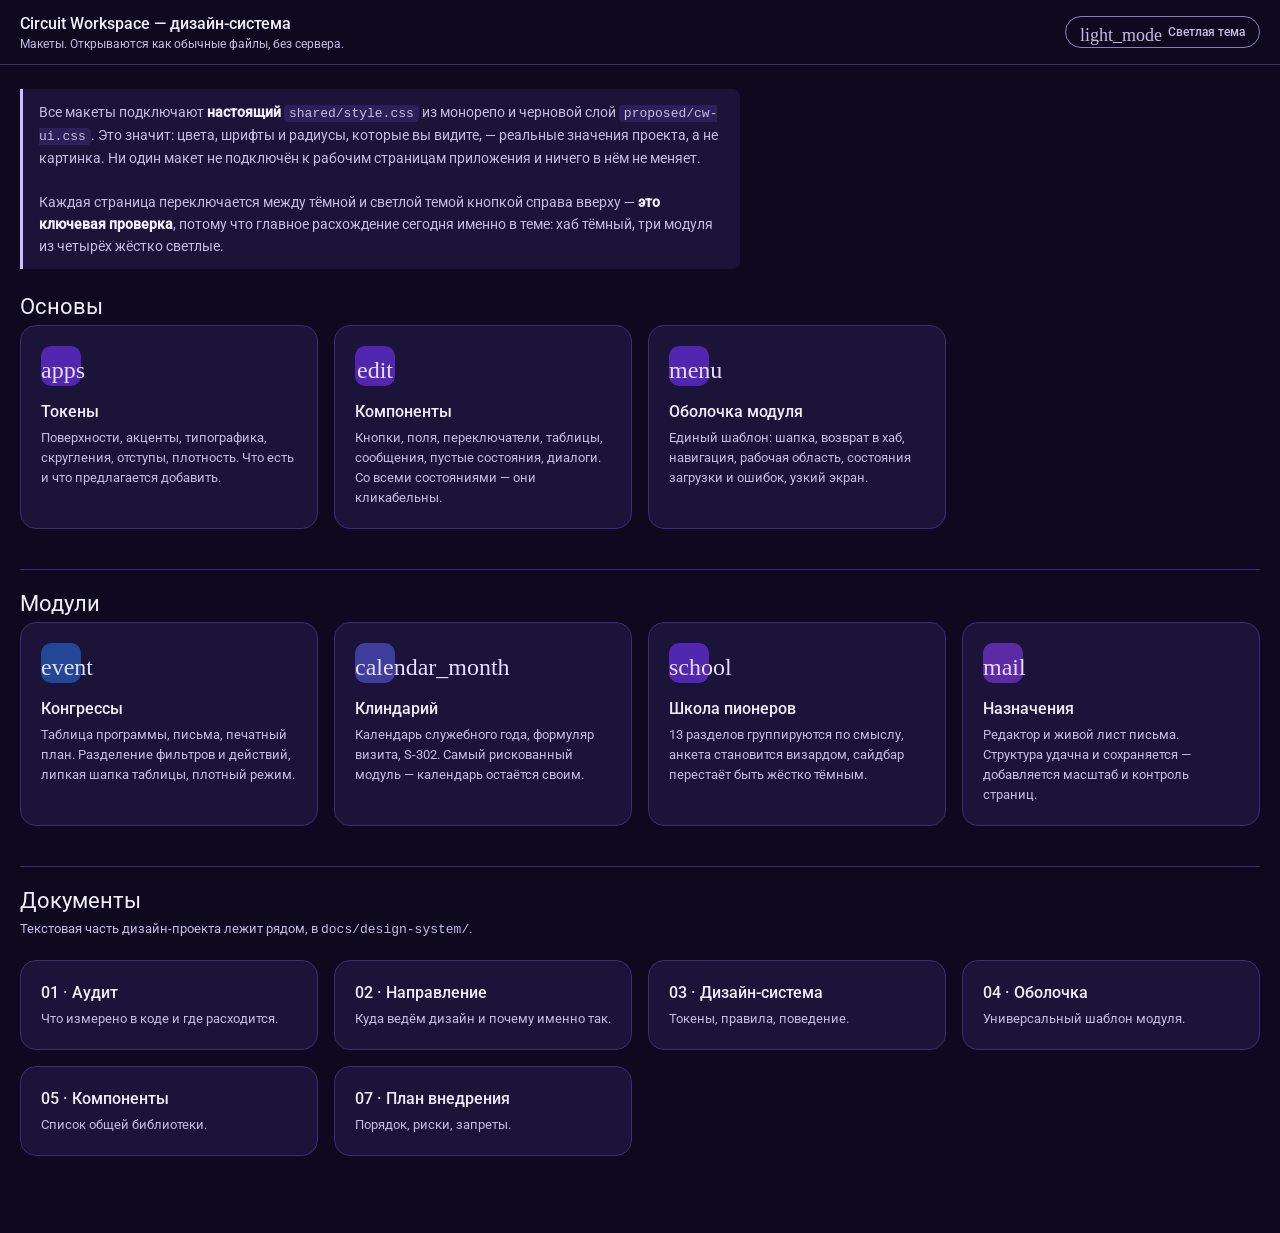
<file: docs/design-system/preview/index.html>
<!DOCTYPE html>
<html lang="ru" data-theme="dark">
<head>
<meta charset="utf-8">
<meta name="viewport" content="width=device-width, initial-scale=1">
<title>Circuit Workspace — дизайн-система, макеты</title>
<link rel="stylesheet" href="../../../shared/style.css">
<link rel="stylesheet" href="../proposed/cw-ui.css">
<link rel="stylesheet" href="preview.css">
</head>
<body class="pv">

<div class="pv-bar">
  <div>
    <p class="pv-bar__title">Circuit Workspace — дизайн-система</p>
    <p class="pv-bar__sub">Макеты. Открываются как обычные файлы, без сервера.</p>
  </div>
  <span class="pv-bar__spacer"></span>
  <button class="pv-toggle" id="themeBtn"><span class="md-icon md-icon-sm">light_mode</span> Светлая тема</button>
</div>

<div class="pv-wrap">

<p class="pv-note">
  Все макеты подключают <b>настоящий</b> <code>shared/style.css</code> из монорепо и
  черновой слой <code>proposed/cw-ui.css</code>. Это значит: цвета, шрифты и радиусы,
  которые вы видите, — реальные значения проекта, а не картинка.
  Ни один макет не подключён к рабочим страницам приложения и ничего в нём не меняет.
  <br><br>
  Каждая страница переключается между тёмной и светлой темой кнопкой справа вверху —
  <b>это ключевая проверка</b>, потому что главное расхождение сегодня именно в теме:
  хаб тёмный, три модуля из четырёх жёстко светлые.
</p>

<h2 class="pv-h2">Основы</h2>
<div class="pv-index">
  <a class="pv-index__card" href="tokens.html">
    <div class="pv-index__mark"><span class="md-icon">apps</span></div>
    <p class="pv-index__title">Токены</p>
    <p class="pv-index__text">Поверхности, акценты, типографика, скругления, отступы, плотность. Что есть и что предлагается добавить.</p>
  </a>
  <a class="pv-index__card" href="components.html">
    <div class="pv-index__mark"><span class="md-icon">edit</span></div>
    <p class="pv-index__title">Компоненты</p>
    <p class="pv-index__text">Кнопки, поля, переключатели, таблицы, сообщения, пустые состояния, диалоги. Со всеми состояниями — они кликабельны.</p>
  </a>
  <a class="pv-index__card" href="shell.html">
    <div class="pv-index__mark"><span class="md-icon">menu</span></div>
    <p class="pv-index__title">Оболочка модуля</p>
    <p class="pv-index__text">Единый шаблон: шапка, возврат в хаб, навигация, рабочая область, состояния загрузки и ошибок, узкий экран.</p>
  </a>
</div>

<h2 class="pv-h2">Модули</h2>
<div class="pv-index">
  <a class="pv-index__card" href="congress-project.html" data-module="congress-project">
    <div class="pv-index__mark"><span class="md-icon">event</span></div>
    <p class="pv-index__title">Конгрессы</p>
    <p class="pv-index__text">Таблица программы, письма, печатный план. Разделение фильтров и действий, липкая шапка таблицы, плотный режим.</p>
  </a>
  <a class="pv-index__card" href="circuit-planner.html" data-module="circuit-planner">
    <div class="pv-index__mark"><span class="md-icon">calendar_month</span></div>
    <p class="pv-index__title">Клиндарий</p>
    <p class="pv-index__text">Календарь служебного года, формуляр визита, S-302. Самый рискованный модуль — календарь остаётся своим.</p>
  </a>
  <a class="pv-index__card" href="pioneer-school.html" data-module="pioneer-school">
    <div class="pv-index__mark"><span class="md-icon">school</span></div>
    <p class="pv-index__title">Школа пионеров</p>
    <p class="pv-index__text">13 разделов группируются по смыслу, анкета становится визардом, сайдбар перестаёт быть жёстко тёмным.</p>
  </a>
  <a class="pv-index__card" href="appointments.html" data-module="appointments">
    <div class="pv-index__mark"><span class="md-icon">mail</span></div>
    <p class="pv-index__title">Назначения</p>
    <p class="pv-index__text">Редактор и живой лист письма. Структура удачна и сохраняется — добавляется масштаб и контроль страниц.</p>
  </a>
</div>

<h2 class="pv-h2">Документы</h2>
<p class="pv-h2__sub">Текстовая часть дизайн-проекта лежит рядом, в <code>docs/design-system/</code>.</p>
<div class="pv-index">
  <a class="pv-index__card" href="../01-audit.md"><p class="pv-index__title">01 · Аудит</p><p class="pv-index__text">Что измерено в коде и где расходится.</p></a>
  <a class="pv-index__card" href="../02-direction.md"><p class="pv-index__title">02 · Направление</p><p class="pv-index__text">Куда ведём дизайн и почему именно так.</p></a>
  <a class="pv-index__card" href="../03-system.md"><p class="pv-index__title">03 · Дизайн-система</p><p class="pv-index__text">Токены, правила, поведение.</p></a>
  <a class="pv-index__card" href="../04-shell.md"><p class="pv-index__title">04 · Оболочка</p><p class="pv-index__text">Универсальный шаблон модуля.</p></a>
  <a class="pv-index__card" href="../05-components.md"><p class="pv-index__title">05 · Компоненты</p><p class="pv-index__text">Список общей библиотеки.</p></a>
  <a class="pv-index__card" href="../07-integration.md"><p class="pv-index__title">07 · План внедрения</p><p class="pv-index__text">Порядок, риски, запреты.</p></a>
</div>

</div>

<script>
  const btn = document.getElementById('themeBtn');
  btn.addEventListener('click', () => {
    const el = document.documentElement;
    const dark = el.getAttribute('data-theme') === 'dark';
    el.setAttribute('data-theme', dark ? 'light' : 'dark');
    btn.innerHTML = dark
      ? '<span class="md-icon md-icon-sm">dark_mode</span> Тёмная тема'
      : '<span class="md-icon md-icon-sm">light_mode</span> Светлая тема';
  });
</script>
</body>
</html>
</file>
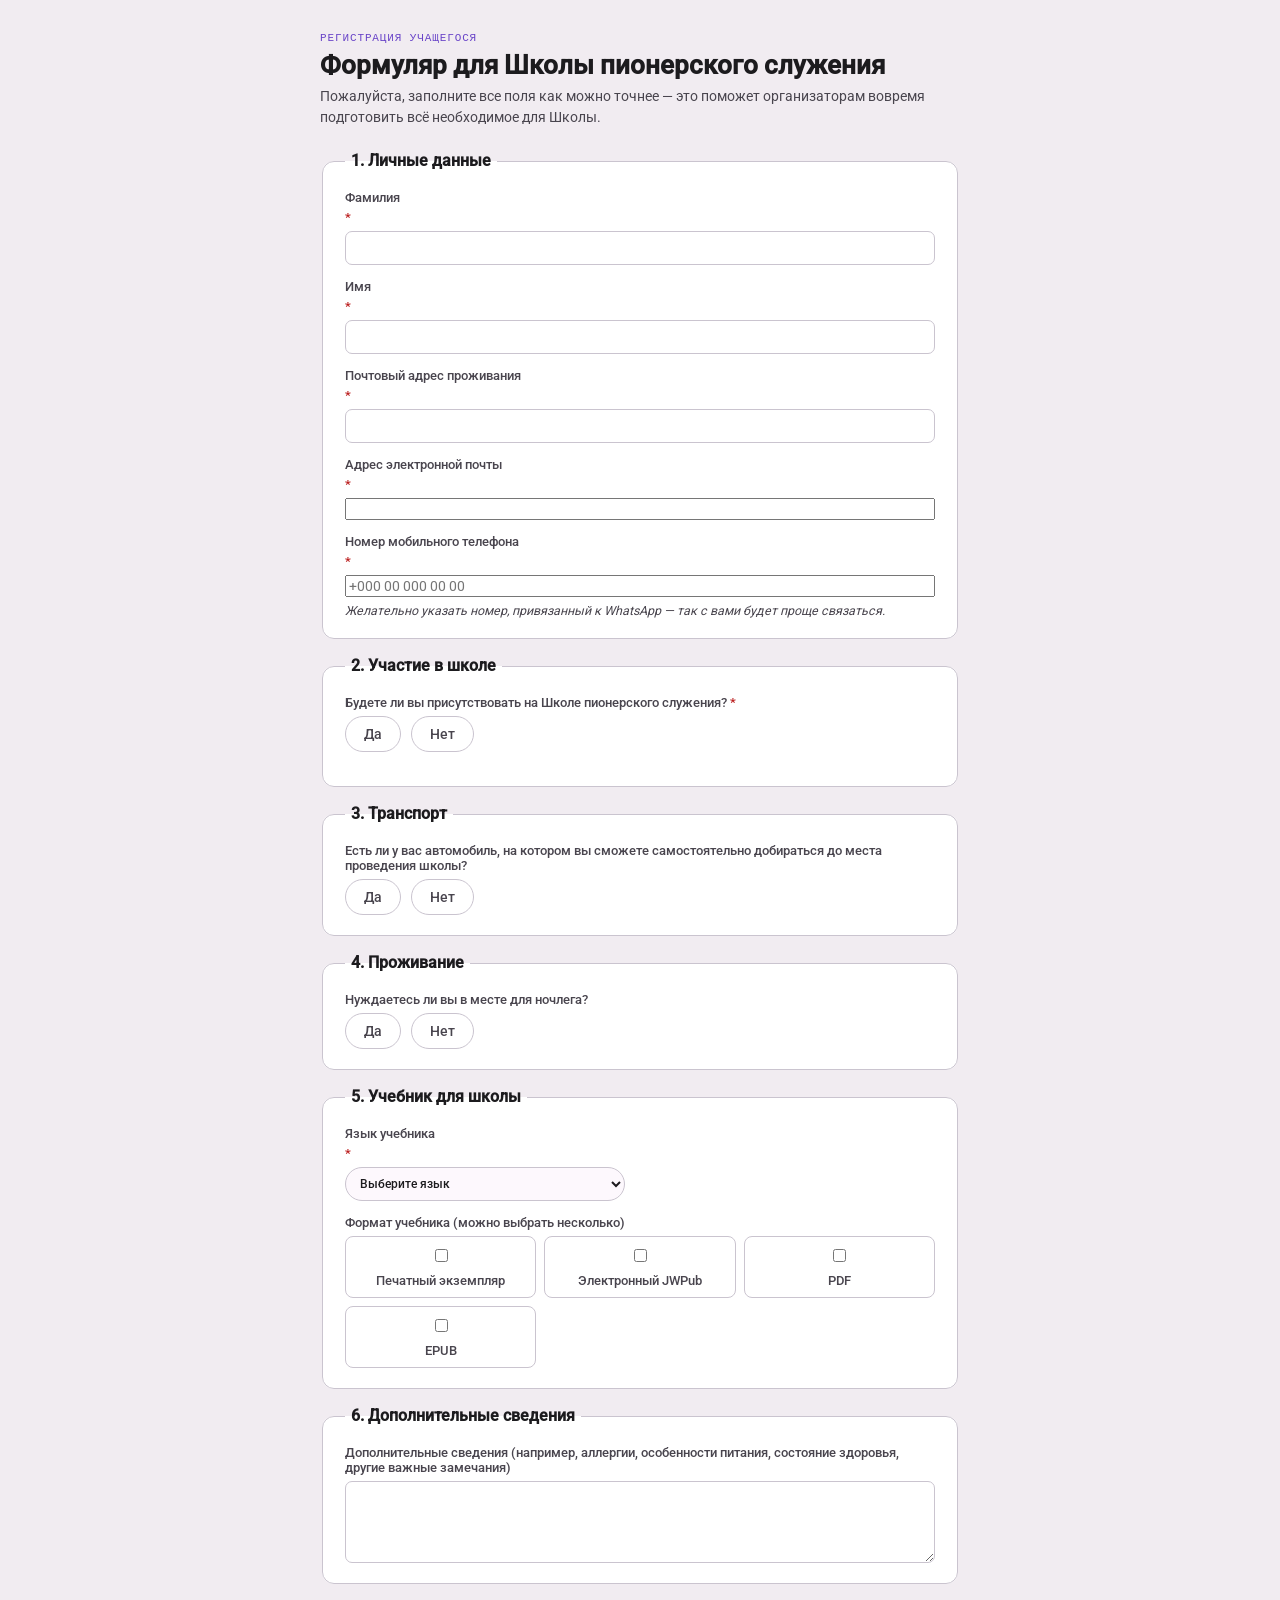
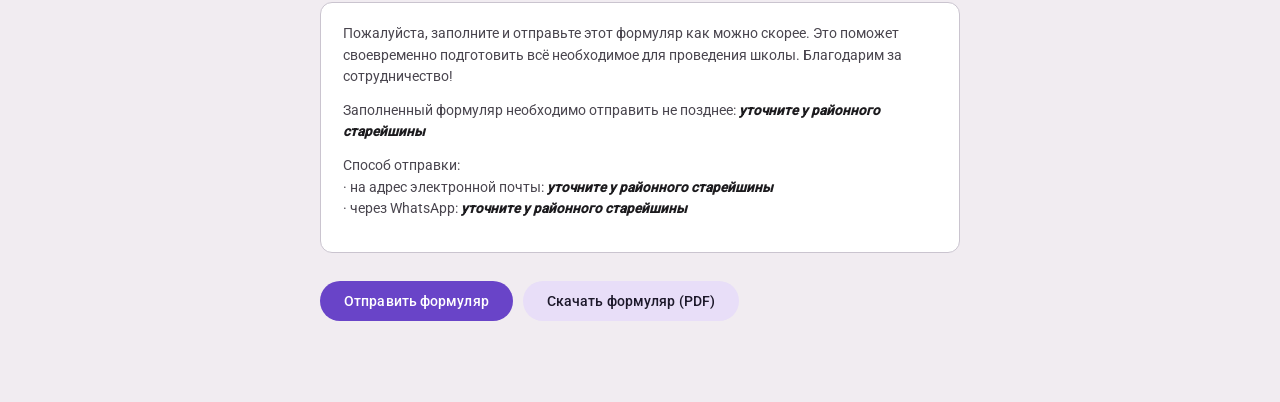
<file: pioneer-school/register.html>
<!DOCTYPE html>
<html lang="ru" data-theme="light">
<head>
<meta charset="UTF-8">
<meta name="viewport" content="width=device-width, initial-scale=1">
<title>Регистрация — Школа пионерского служения</title>
<meta name="theme-color" content="#6a45c9">
  <link rel="icon" type="image/png" sizes="32x32" href="icons/favicon-32.png">
  <link rel="icon" type="image/png" sizes="192x192" href="icons/icon-192.png">
  <link rel="stylesheet" href="css/styles.css">
<link rel="stylesheet" href="../shared/style.css">
<style>
  /* Лёгкая обёртка отдельно от основного приложения — без сайдбара, одна колонка */
  body { background: var(--bg); }
  .wrap { max-width: 680px; margin: 0 auto; padding: 32px 20px 80px; }
  header.top { margin-bottom: 24px; }
  .eyebrow { font-family: var(--font-mono); font-size: 11px; letter-spacing: .08em; text-transform: uppercase; color: var(--accent); }
  header.top h1 { font-family: var(--font-display); font-size: 26px; font-weight: 600; margin: 6px 0 6px; }
  .lead { color: var(--ink-soft); font-size: 14px; line-height: 1.5; margin: 0; }
  form { display: flex; flex-direction: column; gap: 18px; }
  fieldset { background: var(--panel-bg); border: 1px solid var(--line); border-radius: var(--radius); padding: 20px 22px; }
  legend { font-family: var(--font-display); font-size: 15.5px; font-weight: 600; padding: 0 6px; }
  .field { display: flex; flex-direction: column; gap: 6px; margin-bottom: 14px; }
  .field:last-child { margin-bottom: 0; }
  .field label, .group-label { font-size: 13px; color: var(--ink-soft); font-weight: 500; }
  .lang-select { max-width: 280px; }
</style>
</head>
<body>
<div class="wrap">

  <header class="top">
    <div class="eyebrow">Регистрация учащегося</div>
    <h1 id="page-title">Формуляр для Школы пионерского служения</h1>
    <p class="lead">Пожалуйста, заполните все поля как можно точнее — это поможет организаторам вовремя подготовить всё необходимое для Школы.</p>
  </header>

  <div class="success-banner" id="success-banner">
    Спасибо! Формуляр заполнен и сохранён на этом устройстве.
    Пожалуйста, дополнительно отправьте копию районному старейшине — кнопки ниже откроют
    готовое письмо или сообщение WhatsApp с вашими данными.
    <div class="share-row" id="share-row"></div>
  </div>

  <form id="reg-form" novalidate>

    <fieldset>
      <legend>1. Личные данные</legend>
      <div class="field">
        <label for="lastName">Фамилия <span class="required-mark">*</span></label>
        <input type="text" id="lastName" name="lastName" required autocomplete="family-name">
      </div>
      <div class="field">
        <label for="firstName">Имя <span class="required-mark">*</span></label>
        <input type="text" id="firstName" name="firstName" required autocomplete="given-name">
      </div>
      <div class="field">
        <label for="address">Почтовый адрес проживания <span class="required-mark">*</span></label>
        <input type="text" id="address" name="address" required autocomplete="street-address">
      </div>
      <div class="field">
        <label for="email">Адрес электронной почты <span class="required-mark">*</span></label>
        <input type="email" id="email" name="email" required autocomplete="email">
      </div>
      <div class="field">
        <label for="phone">Номер мобильного телефона <span class="required-mark">*</span></label>
        <input type="tel" id="phone" name="phone" required autocomplete="tel" placeholder="+000 00 000 00 00">
        <span class="hint">Желательно указать номер, привязанный к WhatsApp — так с вами будет проще связаться.</span>
      </div>
    </fieldset>

    <fieldset>
      <legend>2. Участие в школе</legend>
      <div class="field">
        <span class="group-label">Будете ли вы присутствовать на Школе пионерского служения? <span class="required-mark">*</span></span>
        <div class="radio-row">
          <label class="pill-option"><input type="radio" name="attending" value="yes" required><span>Да</span></label>
          <label class="pill-option"><input type="radio" name="attending" value="no"><span>Нет</span></label>
        </div>
      </div>
      <div class="conditional" id="attend-reason-block">
        <label for="attend-reason">Пожалуйста, укажите причину</label>
        <textarea id="attend-reason" name="attendReason" rows="2"></textarea>
      </div>
    </fieldset>

    <fieldset>
      <legend>3. Транспорт</legend>
      <div class="field">
        <span class="group-label">Есть ли у вас автомобиль, на котором вы сможете самостоятельно добираться до места проведения школы?</span>
        <div class="radio-row">
          <label class="pill-option"><input type="radio" name="transport" value="yes"><span>Да</span></label>
          <label class="pill-option"><input type="radio" name="transport" value="no"><span>Нет</span></label>
        </div>
      </div>
    </fieldset>

    <fieldset>
      <legend>4. Проживание</legend>
      <div class="field">
        <span class="group-label">Нуждаетесь ли вы в месте для ночлега?</span>
        <div class="radio-row">
          <label class="pill-option"><input type="radio" name="lodging" value="yes"><span>Да</span></label>
          <label class="pill-option"><input type="radio" name="lodging" value="no"><span>Нет</span></label>
        </div>
      </div>
    </fieldset>

    <fieldset>
      <legend>5. Учебник для школы</legend>
      <div class="field">
        <label for="language" class="group-label">Язык учебника <span class="required-mark">*</span></label>
        <select id="language" name="language" class="lang-select" required>
          <option value="" disabled selected>Выберите язык</option>
          <option value="ru">Русский</option>
          <option value="uk">Украинский</option>
          <option value="pl">Польский</option>
          <option value="de">Немецкий</option>
          <option value="other">Другой</option>
        </select>
      </div>
      <div class="conditional" id="language-other-block">
        <label for="language-other">Укажите необходимый язык</label>
        <input type="text" id="language-other" name="languageOther">
      </div>

      <div class="field" style="margin-top:6px;">
        <span class="group-label">Формат учебника (можно выбрать несколько)</span>
        <div class="format-grid">
          <label class="check-card"><input type="checkbox" name="format" value="print"> Печатный экземпляр</label>
          <label class="check-card"><input type="checkbox" name="format" value="jwpub"> Электронный JWPub</label>
          <label class="check-card"><input type="checkbox" name="format" value="pdf"> PDF</label>
          <label class="check-card"><input type="checkbox" name="format" value="epub"> EPUB</label>
        </div>
      </div>
    </fieldset>

    <fieldset>
      <legend>6. Дополнительные сведения</legend>
      <div class="field">
        <label for="notes">Дополнительные сведения (например, аллергии, особенности питания, состояние здоровья, другие важные замечания)</label>
        <textarea id="notes" name="notes" rows="4"></textarea>
      </div>
    </fieldset>

    <div class="closing-note">
      <p>Пожалуйста, заполните и отправьте этот формуляр как можно скорее. Это поможет своевременно подготовить всё необходимое для проведения школы. Благодарим за сотрудничество!</p>
      <p>Заполненный формуляр необходимо отправить не позднее:
        <span class="deadline-line" id="deadline-echo">—</span>
      </p>
      <p>Способ отправки:<br>
        · на адрес электронной почты: <span class="method-line" id="email-echo">—</span><br>
        · через WhatsApp: <span class="method-line" id="whatsapp-echo">—</span>
      </p>
    </div>

    <div class="btn-row">
      <button type="submit" class="btn-primary">Отправить формуляр</button>
      <button type="button" class="btn-secondary" id="pdf-btn">Скачать формуляр (PDF)</button>
    </div>
  </form>
</div>

<script src="js/vendor/jspdf.umd.min.js"></script>
<script src="js/db.js"></script>
<script src="js/modules/registration.js"></script>
<script src="js/export/pdfExport.js"></script>
<script>
(function () {
  const pageTitle = document.getElementById('page-title');
  const defaultTitle = pageTitle.textContent;
  const echoes = {
    deadline: document.getElementById('deadline-echo'),
    email: document.getElementById('email-echo'),
    whatsapp: document.getElementById('whatsapp-echo')
  };

  function formatDateRu(iso) {
    if (!iso) return null;
    const d = new Date(iso);
    if (isNaN(d.getTime())) return iso;
    return d.toLocaleDateString('ru-RU', { year: 'numeric', month: 'long', day: 'numeric' });
  }

  async function loadConfigAndRender() {
    // Настройки задаются районным старейшиной в приложении (раздел «Регистрация учащихся»).
    // Если формуляр открыт на другом устройстве (например, у самого пионера), своей
    // локальной копии настроек там не будет — тогда показываем нейтральные подсказки.
    let cfg = { deadline: '', email: '', whatsapp: '', title: '' };
    try {
      cfg = await DB.getMeta('registrationConfig', cfg);
    } catch (e) { /* IndexedDB недоступна — оставляем значения по умолчанию */ }

    const deadline = formatDateRu(cfg.deadline);
    echoes.deadline.textContent = deadline || 'уточните у районного старейшины';
    echoes.deadline.classList.toggle('placeholder-empty', !deadline);

    echoes.email.textContent = cfg.email || 'уточните у районного старейшины';
    echoes.email.classList.toggle('placeholder-empty', !cfg.email);

    echoes.whatsapp.textContent = cfg.whatsapp || 'уточните у районного старейшины';
    echoes.whatsapp.classList.toggle('placeholder-empty', !cfg.whatsapp);

    pageTitle.textContent = cfg.title || defaultTitle;
    return cfg;
  }

  let currentConfig = { deadline: '', email: '', whatsapp: '', title: '' };
  loadConfigAndRender().then((cfg) => { currentConfig = cfg; });

  // ---- условная логика ----
  const attendReasonBlock = document.getElementById('attend-reason-block');
  document.querySelectorAll('input[name="attending"]').forEach((radio) => {
    radio.addEventListener('change', () => {
      const showReason = document.querySelector('input[name="attending"]:checked')?.value === 'no';
      attendReasonBlock.classList.toggle('show', showReason);
      document.getElementById('attend-reason').required = showReason;
    });
  });

  const languageSelect = document.getElementById('language');
  const languageOtherBlock = document.getElementById('language-other-block');
  languageSelect.addEventListener('change', () => {
    const show = languageSelect.value === 'other';
    languageOtherBlock.classList.toggle('show', show);
    document.getElementById('language-other').required = show;
  });

  // ---- отправка формы ----
  const form = document.getElementById('reg-form');
  const successBanner = document.getElementById('success-banner');
  const shareRow = document.getElementById('share-row');

  // Сбор данных формы в одну запись — нужен и при отправке, и при выгрузке PDF
  // до отправки, поэтому вынесен из обработчика submit.
  function collectRecord() {
    const formData = new FormData(form);
    const record = {};
    for (const [key, value] of formData.entries()) {
      if (key === 'format') {
        record.format = record.format || [];
        record.format.push(value);
      } else {
        record[key] = value;
      }
    }
    return record;
  }

  function buildSummaryText(record) {
    // Метки берём из общего модуля Registration — раньше здесь жила вторая,
    // расходящаяся копия тех же справочников.
    const labels = {
      attending: Registration.YES_NO_LABELS, transport: Registration.YES_NO_LABELS, lodging: Registration.YES_NO_LABELS,
      language: Registration.LANGUAGE_LABELS,
      format: Registration.FORMAT_LABELS
    };
    const lang = record.language === 'other' ? (record.languageOther || 'другой') : (labels.language[record.language] || record.language);
    const formats = (record.format || []).map((f) => labels.format[f] || f).join(', ');
    return `Регистрация на Школу пионерского служения
Фамилия Имя: ${record.lastName} ${record.firstName}
Адрес: ${record.address || '-'}
Email: ${record.email || '-'}
Телефон: ${record.phone || '-'}
Присутствие: ${labels.attending[record.attending] || '-'}${record.attending === 'no' ? ' (причина: ' + (record.attendReason || '-') + ')' : ''}
Транспорт: ${labels.transport[record.transport] || '-'}
Ночлег: ${labels.lodging[record.lodging] || '-'}
Язык учебника: ${lang || '-'}
Формат учебника: ${formats || '-'}
Доп. сведения: ${record.notes || '-'}`;
  }

  form.addEventListener('submit', async (e) => {
    e.preventDefault();
    if (!form.checkValidity()) {
      form.reportValidity();
      return;
    }
    const record = collectRecord();
    record.id = 'reg-' + Date.now().toString(36) + '-' + Math.random().toString(36).slice(2, 8);
    record.submittedAt = new Date().toISOString();

    try {
      await DB.put('registrations', record);
    } catch (err) {
      console.warn('Не удалось сохранить локально:', err);
    }

    const summary = buildSummaryText(record);
    const mailtoHref = currentConfig.email
      ? `mailto:${encodeURIComponent(currentConfig.email)}?subject=${encodeURIComponent('Регистрация — Школа пионерского служения')}&body=${encodeURIComponent(summary)}`
      : `mailto:?subject=${encodeURIComponent('Регистрация — Школа пионерского служения')}&body=${encodeURIComponent(summary)}`;
    const waNumber = (currentConfig.whatsapp || '').replace(/[^\d+]/g, '');
    const waHref = `https://wa.me/${waNumber.replace('+', '')}?text=${encodeURIComponent(summary)}`;

    shareRow.innerHTML = `
      <a class="btn-primary share-btn" href="${mailtoHref}">Отправить по email</a>
      ${waNumber ? `<a class="btn-secondary share-btn" href="${waHref}" target="_blank" rel="noopener">Отправить в WhatsApp</a>` : ''}
      <button type="button" class="btn-secondary share-btn" id="pdf-after-submit">Скачать PDF</button>
    `;
    // Письмо и WhatsApp отправляют только текст — PDF пользователь прикладывает
    // сам, поэтому кнопка выгрузки остаётся доступной и после отправки.
    document.getElementById('pdf-after-submit').addEventListener('click', () => {
      PdfExport.downloadRegistrationFormulaire(record, currentConfig);
    });

    successBanner.classList.add('show');
    successBanner.scrollIntoView({ behavior: 'smooth', block: 'center' });
    form.reset();
    attendReasonBlock.classList.remove('show');
    languageOtherBlock.classList.remove('show');
  });

  // Раньше кнопка вызывала window.print(): результат зависел от браузера, а на
  // телефонах «сохранить как PDF» доступно не везде. Теперь формуляр собирается
  // тем же генератором, что и остальные PDF модуля (js/export/pdfExport.js).
  document.getElementById('pdf-btn').addEventListener('click', async () => {
    if (!form.checkValidity()) {
      form.reportValidity();
      return;
    }
    const record = collectRecord();
    record.submittedAt = new Date().toISOString();
    try {
      await PdfExport.downloadRegistrationFormulaire(record, currentConfig);
    } catch (err) {
      console.warn('Не удалось сформировать PDF:', err);
    }
  });
})();
</script>
</body>
</html>
</file>
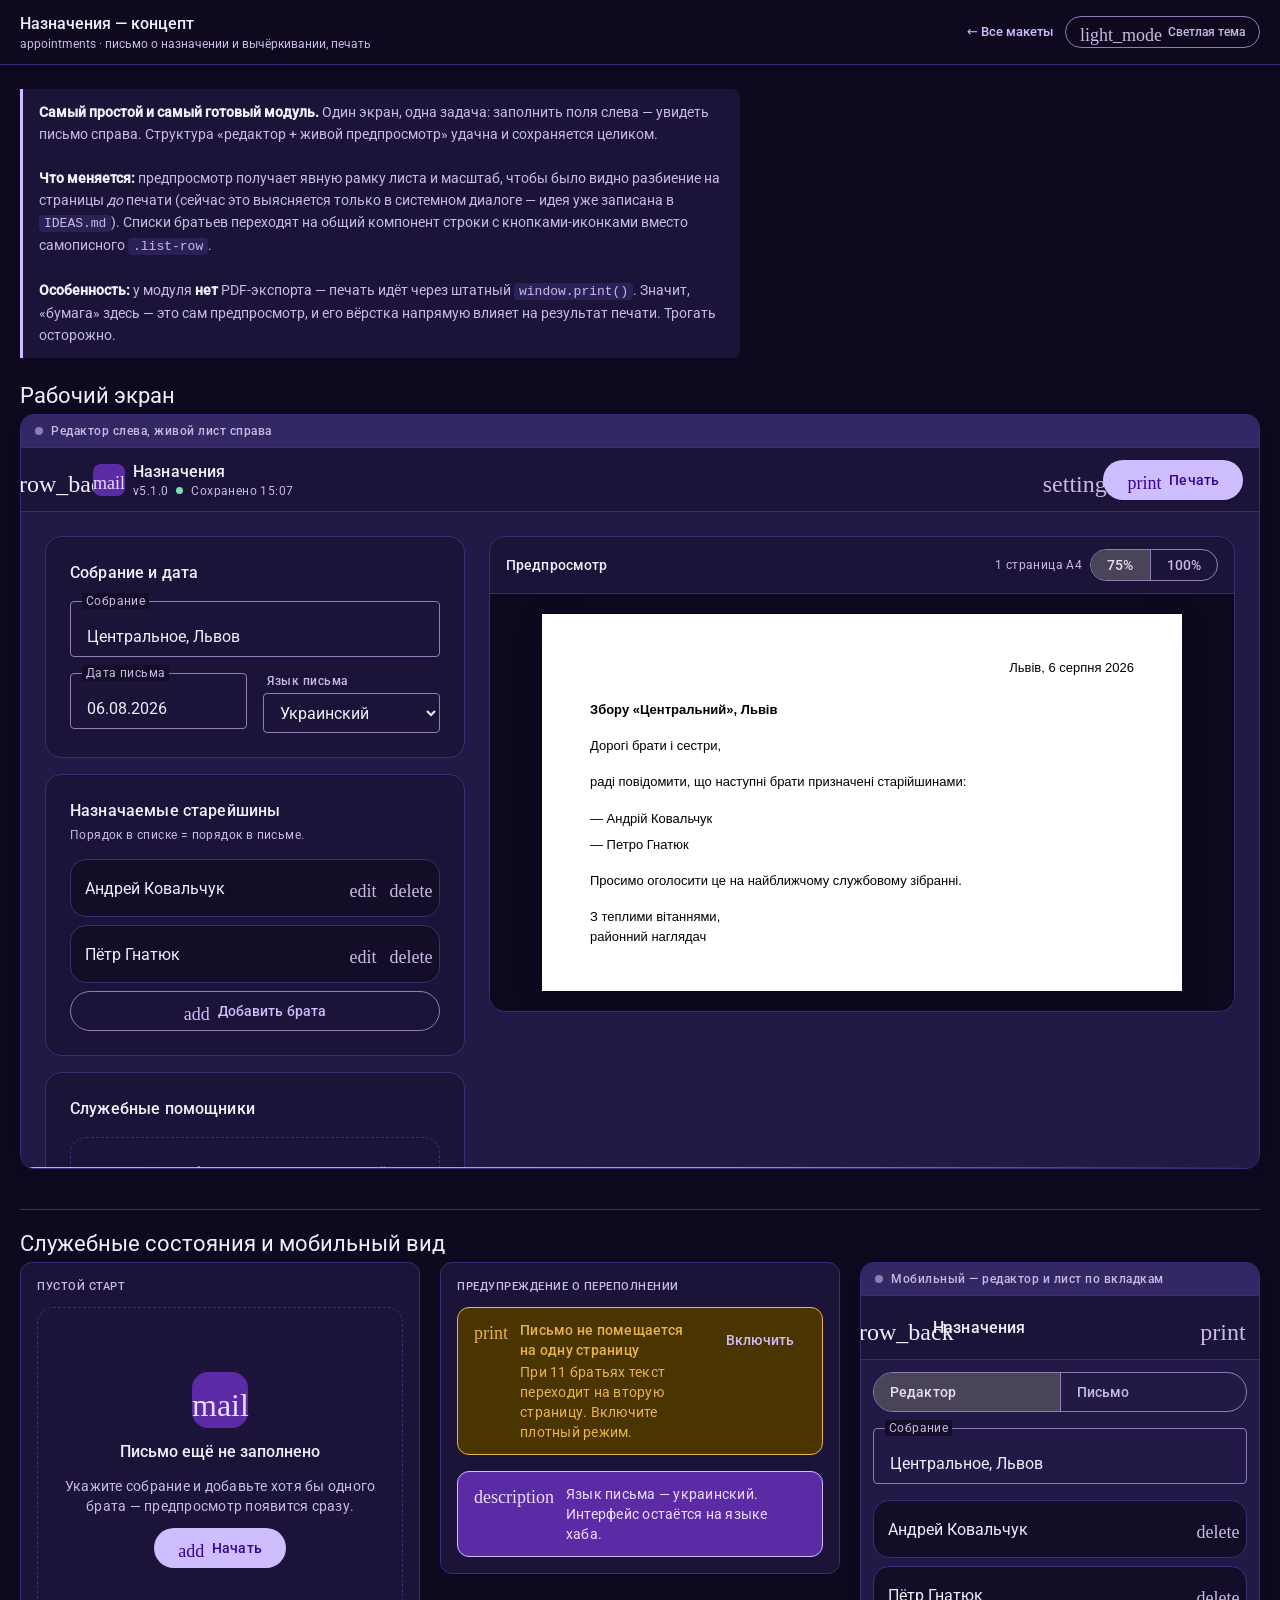
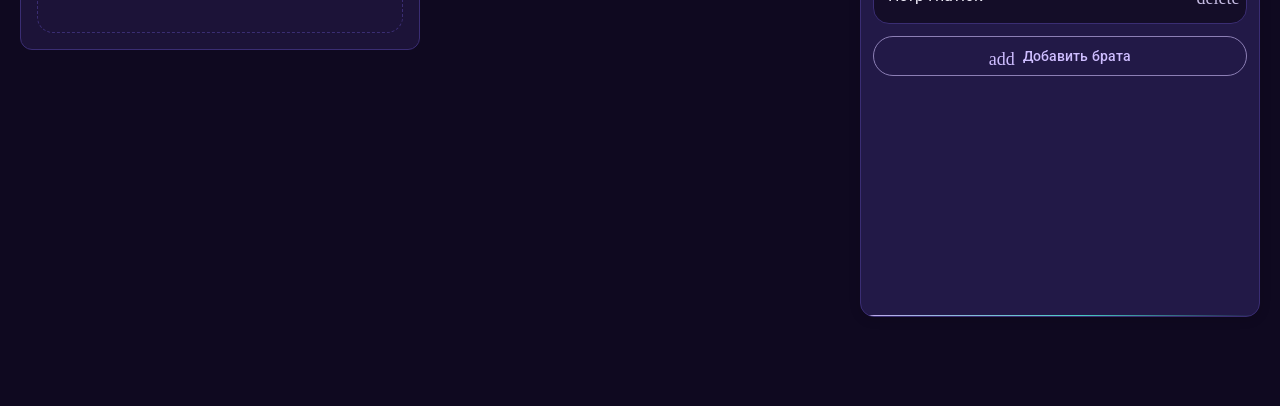
<file: docs/design-system/preview/appointments.html>
<!DOCTYPE html>
<html lang="ru" data-theme="dark">
<head>
<meta charset="utf-8">
<meta name="viewport" content="width=device-width, initial-scale=1">
<title>Назначения — концепт</title>
<link rel="stylesheet" href="../../../shared/style.css">
<link rel="stylesheet" href="../proposed/cw-ui.css">
<link rel="stylesheet" href="preview.css">
</head>
<body class="pv">

<div class="pv-bar">
  <div>
    <p class="pv-bar__title">Назначения — концепт</p>
    <p class="pv-bar__sub">appointments · письмо о назначении и вычёркивании, печать</p>
  </div>
  <span class="pv-bar__spacer"></span>
  <a href="index.html">← Все макеты</a>
  <button class="pv-toggle" id="themeBtn"><span class="md-icon md-icon-sm">light_mode</span> Светлая тема</button>
</div>

<div class="pv-wrap">

<p class="pv-note">
  <b>Самый простой и самый готовый модуль.</b> Один экран, одна задача: заполнить поля слева —
  увидеть письмо справа. Структура «редактор + живой предпросмотр» удачна и сохраняется целиком.
  <br><br>
  <b>Что меняется:</b> предпросмотр получает явную рамку листа и масштаб, чтобы было видно
  разбиение на страницы <i>до</i> печати (сейчас это выясняется только в системном диалоге —
  идея уже записана в <code>IDEAS.md</code>). Списки братьев переходят на общий компонент строки
  с кнопками-иконками вместо самописного <code>.list-row</code>.
  <br><br>
  <b>Особенность:</b> у модуля <b>нет</b> PDF-экспорта — печать идёт через штатный
  <code>window.print()</code>. Значит, «бумага» здесь — это сам предпросмотр, и его вёрстка
  напрямую влияет на результат печати. Трогать осторожно.
</p>

<h2 class="pv-h2">Рабочий экран</h2>
<div class="pv-frame pv-frame--tall">
  <div class="pv-frame__cap"><span class="pv-frame__dot"></span> Редактор слева, живой лист справа</div>
  <div class="pv-frame__body">
    <div class="md-shell" data-module="appointments">
      <header class="md-topbar-v2">
        <a class="cw-home-btn" href="#"><span class="md-icon">arrow_back</span></a>
        <div class="md-topbar-v2__lead">
          <div class="md-topbar-v2__mark"><span class="md-icon md-icon-sm">mail</span></div>
          <div class="md-topbar-v2__titles">
            <p class="md-topbar-v2__title">Назначения</p>
            <p class="md-topbar-v2__sub"><span>v5.1.0</span><span class="md-savestatus">Сохранено 15:07</span></p>
          </div>
        </div>
        <span class="md-topbar-v2__spacer"></span>
        <div class="md-topbar-v2__actions">
          <button class="md-icon-btn"><span class="md-icon">settings</span></button>
          <button class="md-btn md-btn-filled"><span class="md-icon md-icon-sm">print</span> Печать</button>
        </div>
      </header>

      <div class="md-shell__body md-shell__body--full">
        <div class="md-page" style="max-width:none">
          <div style="display:grid;grid-template-columns:minmax(0,420px) minmax(0,1fr);gap:24px;align-items:start">

            <div>
              <div class="md-formsection">
                <div class="md-formsection__head">
                  <h3 class="md-formsection__title">Собрание и дата</h3>
                </div>
                <div class="md-formgrid">
                  <div class="md-field span-2"><input id="a1" placeholder=" " value="Центральное, Львов"><label for="a1">Собрание</label></div>
                  <div class="md-field"><input id="a2" placeholder=" " value="06.08.2026"><label for="a2">Дата письма</label></div>
                  <div class="md-field md-field-select"><label>Язык письма</label><select><option>Украинский</option><option>Русский</option><option>Немецкий</option></select></div>
                </div>
              </div>

              <div class="md-formsection">
                <div class="md-formsection__head">
                  <h3 class="md-formsection__title">Назначаемые старейшины</h3>
                  <p class="md-formsection__hint">Порядок в списке = порядок в письме.</p>
                </div>
                <div class="u-stack-2">
                  <div class="md-card md-card-outlined u-row" style="padding:8px 8px 8px 14px">
                    <span style="flex:1 1 auto">Андрей Ковальчук</span>
                    <button class="md-icon-btn"><span class="md-icon md-icon-sm">edit</span></button>
                    <button class="md-icon-btn"><span class="md-icon md-icon-sm">delete</span></button>
                  </div>
                  <div class="md-card md-card-outlined u-row" style="padding:8px 8px 8px 14px">
                    <span style="flex:1 1 auto">Пётр Гнатюк</span>
                    <button class="md-icon-btn"><span class="md-icon md-icon-sm">edit</span></button>
                    <button class="md-icon-btn"><span class="md-icon md-icon-sm">delete</span></button>
                  </div>
                  <button class="md-btn md-btn-outlined md-btn-full"><span class="md-icon md-icon-sm">add</span> Добавить брата</button>
                </div>
              </div>

              <div class="md-formsection" style="margin-bottom:0">
                <div class="md-formsection__head">
                  <h3 class="md-formsection__title">Служебные помощники</h3>
                </div>
                <div class="md-emptystate" style="padding:24px">
                  <p class="md-emptystate__text" style="margin:0">Никого не добавлено — раздел не попадёт в письмо.</p>
                  <button class="md-btn md-btn-text"><span class="md-icon md-icon-sm">add</span> Добавить</button>
                </div>
                <label class="md-switch" style="margin-top:16px">
                  <input type="checkbox"><span class="md-switch__track"><span class="md-switch__thumb"></span></span>
                  <span class="md-switch__label">Плотный режим — уместить в одну страницу</span>
                </label>
              </div>
            </div>

            <div class="md-sheet" style="padding:0;overflow:hidden">
              <div class="md-toolbar" style="padding:12px 16px;border-bottom:1px solid var(--md-outline-variant)">
                <span class="md-title-small">Предпросмотр</span>
                <span class="md-toolbar__spacer"></span>
                <span class="md-body-small u-muted">1 страница A4</span>
                <div class="md-segmented" style="height:32px">
                  <button class="active">75%</button>
                  <button>100%</button>
                </div>
              </div>
              <div style="background:var(--md-surface-dim);padding:20px;max-height:520px;overflow:auto">
                <div style="background:#fff;color:#000;padding:44px 48px;box-shadow:0 8px 28px rgba(0,0,0,.24);font:400 13px/1.55 Arial,Helvetica,sans-serif;max-width:640px;margin:0 auto">
                  <p style="text-align:right;margin:0 0 22px">Львів, 6 серпня 2026</p>
                  <p style="margin:0 0 16px"><b>Збору «Центральний», Львів</b></p>
                  <p style="margin:0 0 16px">Дорогі брати і сестри,</p>
                  <p style="margin:0 0 16px">раді повідомити, що наступні брати призначені старійшинами:</p>
                  <p style="margin:0 0 6px">— Андрій Ковальчук</p>
                  <p style="margin:0 0 16px">— Петро Гнатюк</p>
                  <p style="margin:0 0 16px">Просимо оголосити це на найближчому службовому зібранні.</p>
                  <p style="margin:0">З теплими вітаннями,<br>районний наглядач</p>
                </div>
              </div>
            </div>

          </div>
        </div>
      </div>
    </div>
  </div>
</div>

<h2 class="pv-h2">Служебные состояния и мобильный вид</h2>
<div class="pv-cols">
  <div class="pv-state" data-module="appointments">
    <p class="pv-state__cap">Пустой старт</p>
    <div class="md-emptystate">
      <div class="md-emptystate__icon"><span class="md-icon md-icon-lg">mail</span></div>
      <p class="md-emptystate__title">Письмо ещё не заполнено</p>
      <p class="md-emptystate__text">Укажите собрание и добавьте хотя бы одного брата — предпросмотр появится сразу.</p>
      <button class="md-btn md-btn-filled"><span class="md-icon md-icon-sm">add</span> Начать</button>
    </div>
  </div>

  <div class="pv-state" data-module="appointments">
    <p class="pv-state__cap">Предупреждение о переполнении</p>
    <div class="md-banner md-banner--warn" style="margin:0 0 16px">
      <span class="md-icon md-icon-sm md-banner__icon">print</span>
      <div class="md-banner__body">
        <p class="md-banner__title">Письмо не помещается на одну страницу</p>
        <div>При 11 братьях текст переходит на вторую страницу. Включите плотный режим.</div>
      </div>
      <div class="md-banner__actions"><button class="md-btn md-btn-text">Включить</button></div>
    </div>
    <div class="md-banner md-banner--info" style="margin:0">
      <span class="md-icon md-icon-sm md-banner__icon">description</span>
      <div class="md-banner__body"><div>Язык письма — украинский. Интерфейс остаётся на языке хаба.</div></div>
    </div>
  </div>

  <div class="pv-frame pv-frame--phone">
    <div class="pv-frame__cap"><span class="pv-frame__dot"></span> Мобильный — редактор и лист по вкладкам</div>
    <div class="pv-frame__body">
      <div class="md-shell" data-module="appointments" style="min-height:600px">
        <header class="md-topbar-v2">
          <a class="cw-home-btn" href="#"><span class="md-icon">arrow_back</span></a>
          <div class="md-topbar-v2__lead"><div class="md-topbar-v2__titles"><p class="md-topbar-v2__title">Назначения</p></div></div>
          <span class="md-topbar-v2__spacer"></span>
          <button class="md-icon-btn"><span class="md-icon">print</span></button>
        </header>
        <div class="md-page" style="padding:12px">
          <div class="md-segmented" style="width:100%;margin-bottom:16px">
            <button class="active" style="flex:1">Редактор</button>
            <button style="flex:1">Письмо</button>
          </div>
          <div class="md-field" style="margin-bottom:16px"><input id="m1" placeholder=" " value="Центральное, Львов"><label for="m1">Собрание</label></div>
          <div class="md-card md-card-outlined u-row" style="padding:8px 8px 8px 14px;margin-bottom:8px">
            <span style="flex:1 1 auto">Андрей Ковальчук</span>
            <button class="md-icon-btn"><span class="md-icon md-icon-sm">delete</span></button>
          </div>
          <div class="md-card md-card-outlined u-row" style="padding:8px 8px 8px 14px;margin-bottom:12px">
            <span style="flex:1 1 auto">Пётр Гнатюк</span>
            <button class="md-icon-btn"><span class="md-icon md-icon-sm">delete</span></button>
          </div>
          <button class="md-btn md-btn-outlined md-btn-full"><span class="md-icon md-icon-sm">add</span> Добавить брата</button>
        </div>
      </div>
    </div>
  </div>
</div>

</div>

<script>
  const btn = document.getElementById('themeBtn');
  btn.addEventListener('click', () => {
    const el = document.documentElement;
    const dark = el.getAttribute('data-theme') === 'dark';
    el.setAttribute('data-theme', dark ? 'light' : 'dark');
    btn.innerHTML = dark
      ? '<span class="md-icon md-icon-sm">dark_mode</span> Тёмная тема'
      : '<span class="md-icon md-icon-sm">light_mode</span> Светлая тема';
  });
</script>
</body>
</html>
</file>
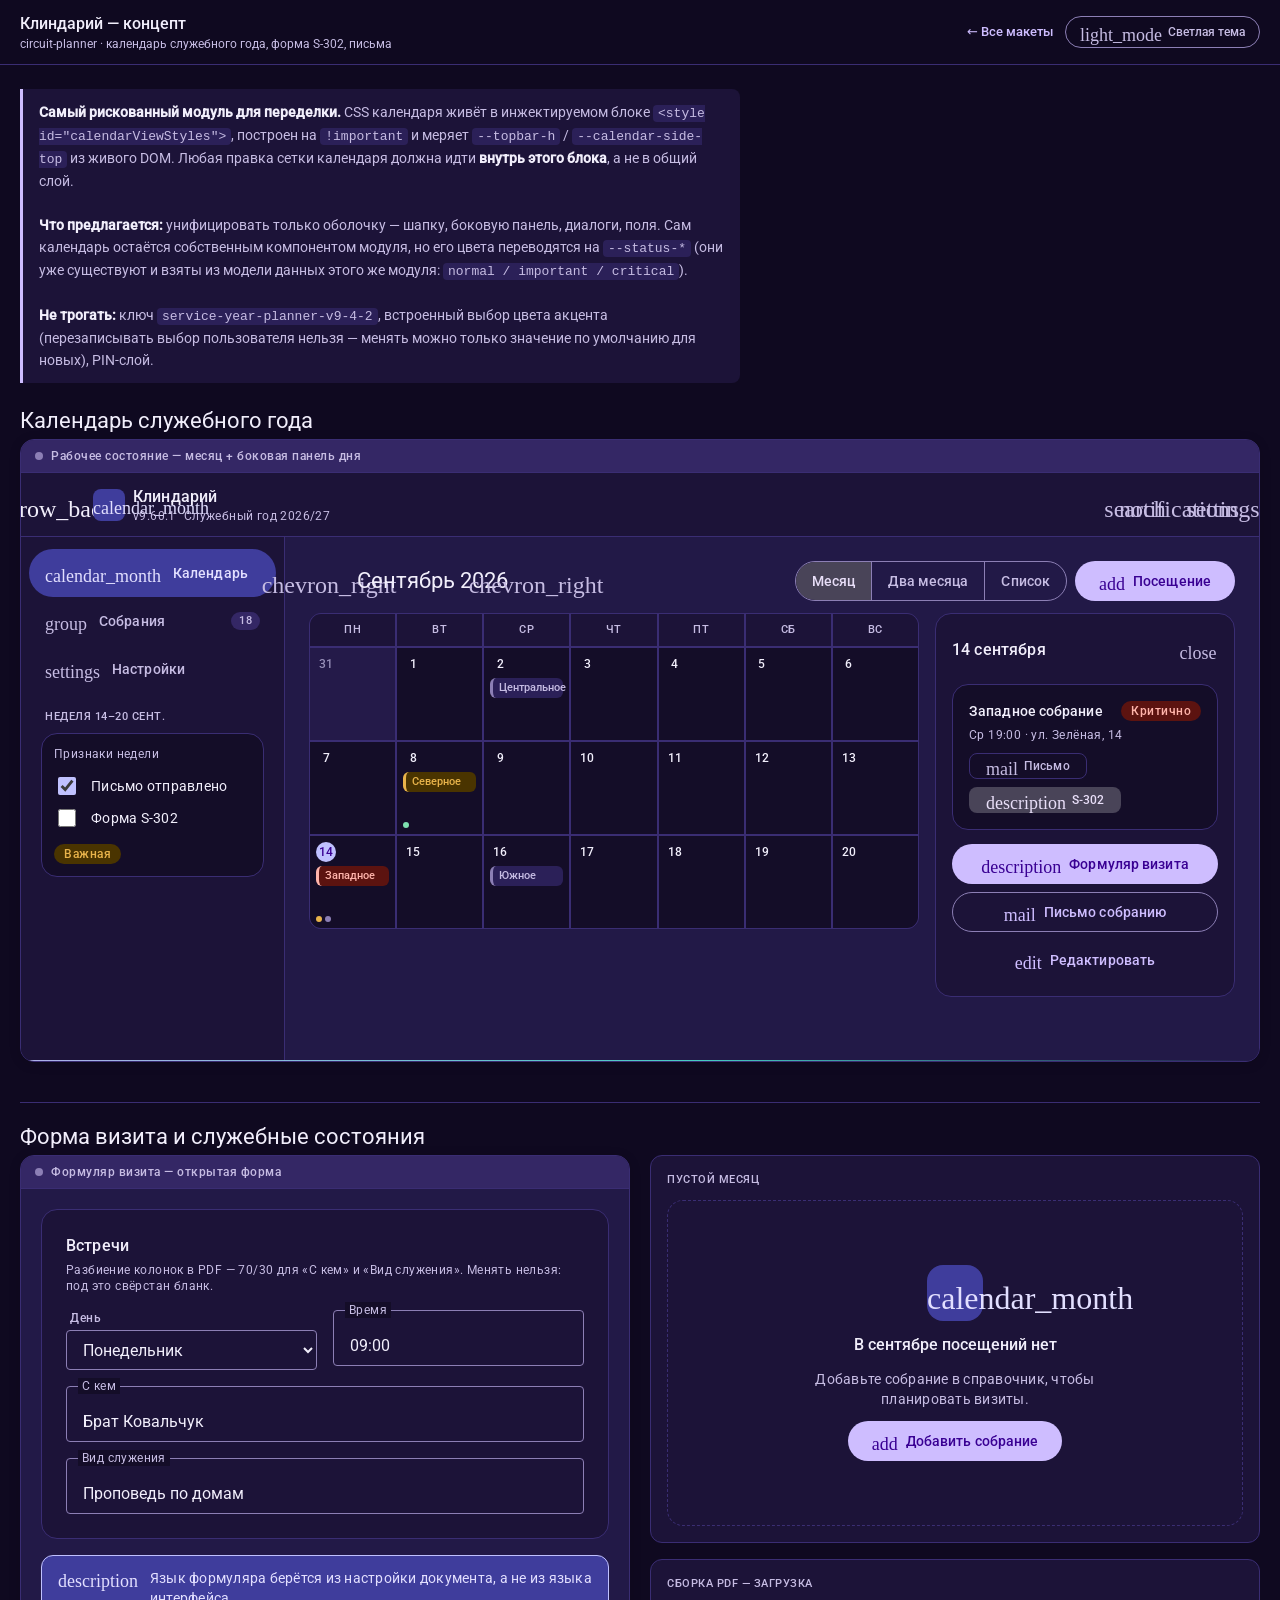
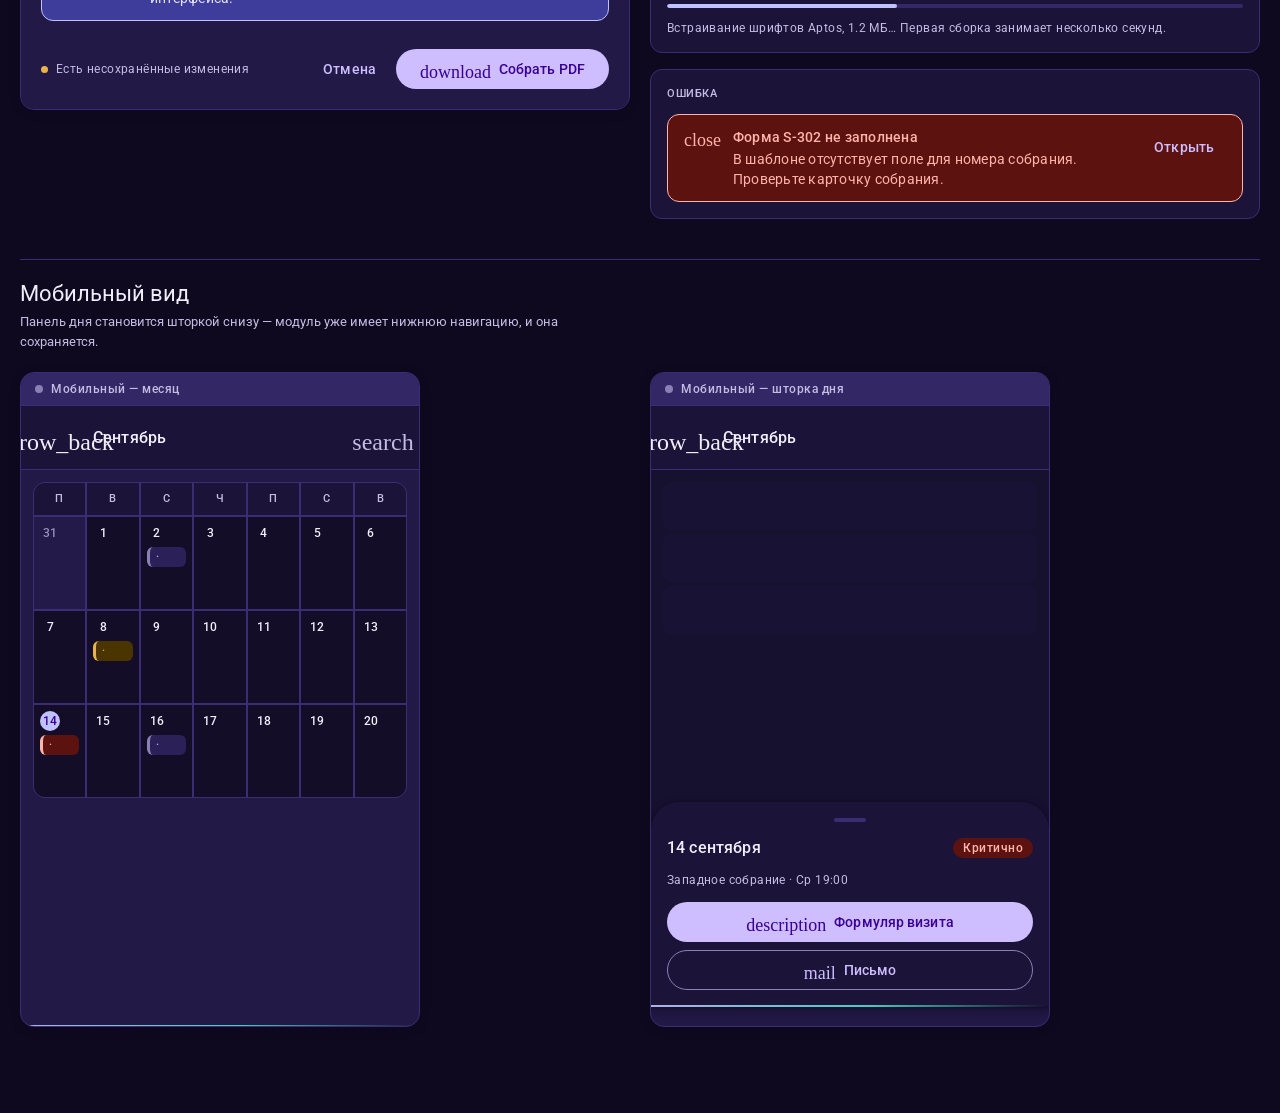
<file: docs/design-system/preview/circuit-planner.html>
<!DOCTYPE html>
<html lang="ru" data-theme="dark">
<head>
<meta charset="utf-8">
<meta name="viewport" content="width=device-width, initial-scale=1">
<title>Клиндарий — концепт</title>
<link rel="stylesheet" href="../../../shared/style.css">
<link rel="stylesheet" href="../proposed/cw-ui.css">
<link rel="stylesheet" href="preview.css">
<style>
  /* Календарь — единственный компонент, уникальный для этого модуля.
     Здесь показан как предложение; в живом коде он живёт в
     инжектируемом блоке <style id="calendarViewStyles">. */
  .cal { display: grid; grid-template-columns: repeat(7, minmax(0,1fr)); gap: 2px; background: var(--md-outline-variant); border: 1px solid var(--md-outline-variant); border-radius: var(--md-radius-md); overflow: hidden; }
  .cal__dow { background: var(--md-surface-container-low); padding: 8px; text-align: center; font: 500 11px/16px var(--md-font-family); letter-spacing: .5px; color: var(--md-on-surface-variant); text-transform: uppercase; }
  .cal__day { background: var(--md-surface); min-height: 92px; padding: 6px; display: flex; flex-direction: column; gap: 4px; }
  .cal__day--out { background: var(--md-surface-container-lowest); opacity: .5; }
  .cal__day--today .cal__num { background: var(--cw-module); color: var(--md-on-primary); border-radius: 999px; }
  .cal__num { font: 500 12px/20px var(--md-font-family); width: 20px; height: 20px; text-align: center; }
  .cal__ev { border-radius: 6px; padding: 3px 6px; font: 500 11px/14px var(--md-font-family); border-left: 3px solid; cursor: pointer; }
  .cal__ev--normal    { background: var(--status-normal-bg);    color: var(--status-normal);    border-color: var(--md-outline); }
  .cal__ev--important { background: var(--status-important-bg); color: var(--status-important); border-color: var(--status-important); }
  .cal__ev--critical  { background: var(--status-critical-bg);  color: var(--status-critical);  border-color: var(--status-critical); }
  .cal__flags { display: flex; gap: 3px; margin-top: auto; }
  .cal__flag { width: 6px; height: 6px; border-radius: 50%; }
  @media (max-width: 720px) { .cal__day { min-height: 62px; } .cal__ev { font-size: 0; padding: 3px; height: 8px; } }
</style>
</head>
<body class="pv">

<div class="pv-bar">
  <div>
    <p class="pv-bar__title">Клиндарий — концепт</p>
    <p class="pv-bar__sub">circuit-planner · календарь служебного года, форма S-302, письма</p>
  </div>
  <span class="pv-bar__spacer"></span>
  <a href="index.html">← Все макеты</a>
  <button class="pv-toggle" id="themeBtn"><span class="md-icon md-icon-sm">light_mode</span> Светлая тема</button>
</div>

<div class="pv-wrap">

<p class="pv-note">
  <b>Самый рискованный модуль для переделки.</b> CSS календаря живёт в инжектируемом
  блоке <code>&lt;style id="calendarViewStyles"&gt;</code>, построен на <code>!important</code>
  и меряет <code>--topbar-h</code> / <code>--calendar-side-top</code> из живого DOM.
  Любая правка сетки календаря должна идти <b>внутрь этого блока</b>, а не в общий слой.
  <br><br>
  <b>Что предлагается:</b> унифицировать только оболочку — шапку, боковую панель,
  диалоги, поля. Сам календарь остаётся собственным компонентом модуля, но его цвета
  переводятся на <code>--status-*</code> (они уже существуют и взяты из модели данных
  этого же модуля: <code>normal / important / critical</code>).
  <br><br>
  <b>Не трогать:</b> ключ <code>service-year-planner-v9-4-2</code>, встроенный выбор
  цвета акцента (перезаписывать выбор пользователя нельзя — менять можно только
  значение по умолчанию для новых), PIN-слой.
</p>

<h2 class="pv-h2">Календарь служебного года</h2>
<div class="pv-frame pv-frame--tall">
  <div class="pv-frame__cap"><span class="pv-frame__dot"></span> Рабочее состояние — месяц + боковая панель дня</div>
  <div class="pv-frame__body">
    <div class="md-shell" data-module="circuit-planner">
      <header class="md-topbar-v2">
        <a class="cw-home-btn" href="#"><span class="md-icon">arrow_back</span></a>
        <div class="md-topbar-v2__lead">
          <div class="md-topbar-v2__mark"><span class="md-icon md-icon-sm">calendar_month</span></div>
          <div class="md-topbar-v2__titles">
            <p class="md-topbar-v2__title">Клиндарий</p>
            <p class="md-topbar-v2__sub"><span>v9.60.1</span><span>Служебный год 2026/27</span></p>
          </div>
        </div>
        <span class="md-topbar-v2__spacer"></span>
        <div class="md-topbar-v2__actions">
          <button class="md-icon-btn"><span class="md-icon">search</span></button>
          <button class="md-icon-btn"><span class="md-icon">notifications</span></button>
          <button class="md-icon-btn"><span class="md-icon">settings</span></button>
        </div>
      </header>

      <div class="md-shell__body">
        <nav class="md-sidenav">
          <a class="md-sidenav__item active" href="#"><span class="md-icon md-icon-sm">calendar_month</span> Календарь</a>
          <a class="md-sidenav__item" href="#"><span class="md-icon md-icon-sm">group</span> Собрания <span class="md-sidenav__badge">18</span></a>
          <a class="md-sidenav__item" href="#"><span class="md-icon md-icon-sm">settings</span> Настройки</a>
          <div class="md-sidenav__group">Неделя 14–20 сент.</div>
          <div style="padding:0 12px">
            <div class="md-card md-card-outlined" style="padding:12px">
              <div class="md-body-small u-muted" style="margin-bottom:8px">Признаки недели</div>
              <label class="md-check" style="min-height:32px"><input type="checkbox" checked> Письмо отправлено</label>
              <label class="md-check" style="min-height:32px"><input type="checkbox"> Форма S-302</label>
              <div class="u-row" style="margin-top:10px">
                <span class="md-status md-status-important">Важная</span>
              </div>
            </div>
          </div>
        </nav>

        <div>
          <div class="md-page">
            <div class="md-toolbar" style="padding-top:0">
              <button class="md-icon-btn"><span class="md-icon">chevron_right</span></button>
              <span class="md-title-large">Сентябрь 2026</span>
              <button class="md-icon-btn"><span class="md-icon">chevron_right</span></button>
              <span class="md-toolbar__spacer"></span>
              <div class="md-segmented">
                <button class="active">Месяц</button>
                <button>Два месяца</button>
                <button>Список</button>
              </div>
              <button class="md-btn md-btn-filled"><span class="md-icon md-icon-sm">add</span> Посещение</button>
            </div>

            <div style="display:grid;grid-template-columns:minmax(0,1fr) 300px;gap:16px;align-items:start">
              <div class="cal">
                <div class="cal__dow">Пн</div><div class="cal__dow">Вт</div><div class="cal__dow">Ср</div>
                <div class="cal__dow">Чт</div><div class="cal__dow">Пт</div><div class="cal__dow">Сб</div><div class="cal__dow">Вс</div>

                <div class="cal__day cal__day--out"><span class="cal__num">31</span></div>
                <div class="cal__day"><span class="cal__num">1</span></div>
                <div class="cal__day"><span class="cal__num">2</span><div class="cal__ev cal__ev--normal">Центральное</div></div>
                <div class="cal__day"><span class="cal__num">3</span></div>
                <div class="cal__day"><span class="cal__num">4</span></div>
                <div class="cal__day"><span class="cal__num">5</span></div>
                <div class="cal__day"><span class="cal__num">6</span></div>

                <div class="cal__day"><span class="cal__num">7</span></div>
                <div class="cal__day"><span class="cal__num">8</span><div class="cal__ev cal__ev--important">Северное</div><div class="cal__flags"><span class="cal__flag" style="background:var(--status-success)"></span></div></div>
                <div class="cal__day"><span class="cal__num">9</span></div>
                <div class="cal__day"><span class="cal__num">10</span></div>
                <div class="cal__day"><span class="cal__num">11</span></div>
                <div class="cal__day"><span class="cal__num">12</span></div>
                <div class="cal__day"><span class="cal__num">13</span></div>

                <div class="cal__day cal__day--today"><span class="cal__num">14</span><div class="cal__ev cal__ev--critical">Западное</div><div class="cal__flags"><span class="cal__flag" style="background:var(--status-important)"></span><span class="cal__flag" style="background:var(--md-outline)"></span></div></div>
                <div class="cal__day"><span class="cal__num">15</span></div>
                <div class="cal__day"><span class="cal__num">16</span><div class="cal__ev cal__ev--normal">Южное</div></div>
                <div class="cal__day"><span class="cal__num">17</span></div>
                <div class="cal__day"><span class="cal__num">18</span></div>
                <div class="cal__day"><span class="cal__num">19</span></div>
                <div class="cal__day"><span class="cal__num">20</span></div>
              </div>

              <div class="md-sheet">
                <div class="u-row" style="margin-bottom:14px">
                  <span class="md-title-medium">14 сентября</span>
                  <span class="u-spacer"></span>
                  <button class="md-icon-btn"><span class="md-icon md-icon-sm">close</span></button>
                </div>
                <div class="md-card md-card-outlined" style="margin-bottom:14px">
                  <div class="u-row" style="margin-bottom:6px">
                    <span class="md-title-small">Западное собрание</span>
                    <span class="u-spacer"></span>
                    <span class="md-status md-status-critical">Критично</span>
                  </div>
                  <p class="md-body-small u-muted" style="margin:0 0 10px">Ср 19:00 · ул. Зелёная, 14</p>
                  <div class="u-row">
                    <span class="md-chip" style="height:26px;font-size:12px"><span class="md-icon md-icon-sm">mail</span> Письмо</span>
                    <span class="md-chip selected" style="height:26px;font-size:12px"><span class="md-icon md-icon-sm">description</span> S-302</span>
                  </div>
                </div>
                <div class="u-stack-2">
                  <button class="md-btn md-btn-filled md-btn-full"><span class="md-icon md-icon-sm">description</span> Формуляр визита</button>
                  <button class="md-btn md-btn-outlined md-btn-full"><span class="md-icon md-icon-sm">mail</span> Письмо собранию</button>
                  <button class="md-btn md-btn-text md-btn-full"><span class="md-icon md-icon-sm">edit</span> Редактировать</button>
                </div>
              </div>
            </div>
          </div>
        </div>
      </div>
    </div>
  </div>
</div>

<h2 class="pv-h2">Форма визита и служебные состояния</h2>
<div class="pv-cols pv-cols--2">
  <div class="pv-frame">
    <div class="pv-frame__cap"><span class="pv-frame__dot"></span> Формуляр визита — открытая форма</div>
    <div class="pv-frame__body" data-module="circuit-planner" style="background:var(--md-surface-container);padding:20px;max-height:520px;overflow:auto">
      <div class="md-formsection">
        <div class="md-formsection__head">
          <h3 class="md-formsection__title">Встречи</h3>
          <p class="md-formsection__hint">Разбиение колонок в PDF — 70/30 для «С кем» и «Вид служения». Менять нельзя: под это свёрстан бланк.</p>
        </div>
        <div class="md-formgrid">
          <div class="md-field md-field-select"><label>День</label><select><option>Понедельник</option><option>Вторник</option></select></div>
          <div class="md-field"><input id="c1" placeholder=" " value="09:00"><label for="c1">Время</label></div>
          <div class="md-field span-2"><input id="c2" placeholder=" " value="Брат Ковальчук"><label for="c2">С кем</label></div>
          <div class="md-field span-2"><input id="c3" placeholder=" " value="Проповедь по домам"><label for="c3">Вид служения</label></div>
        </div>
      </div>
      <div class="md-banner md-banner--info">
        <span class="md-icon md-icon-sm md-banner__icon">description</span>
        <div class="md-banner__body"><div>Язык формуляра берётся из настройки документа, а не из языка интерфейса.</div></div>
      </div>
      <div class="md-toolbar">
        <span class="md-savestatus" data-state="dirty">Есть несохранённые изменения</span>
        <span class="md-toolbar__spacer"></span>
        <button class="md-btn md-btn-text">Отмена</button>
        <button class="md-btn md-btn-filled"><span class="md-icon md-icon-sm">download</span> Собрать PDF</button>
      </div>
    </div>
  </div>

  <div>
    <div class="pv-state" data-module="circuit-planner" style="margin-bottom:16px">
      <p class="pv-state__cap">Пустой месяц</p>
      <div class="md-emptystate">
        <div class="md-emptystate__icon"><span class="md-icon md-icon-lg">calendar_month</span></div>
        <p class="md-emptystate__title">В сентябре посещений нет</p>
        <p class="md-emptystate__text">Добавьте собрание в справочник, чтобы планировать визиты.</p>
        <button class="md-btn md-btn-filled"><span class="md-icon md-icon-sm">add</span> Добавить собрание</button>
      </div>
    </div>

    <div class="pv-state" data-module="circuit-planner" style="margin-bottom:16px">
      <p class="pv-state__cap">Сборка PDF — загрузка</p>
      <div class="md-progress" style="margin-bottom:12px"><div class="md-progress__bar"></div></div>
      <p class="md-body-small u-muted" style="margin:0">Встраивание шрифтов Aptos, 1.2 МБ… Первая сборка занимает несколько секунд.</p>
    </div>

    <div class="pv-state" data-module="circuit-planner">
      <p class="pv-state__cap">Ошибка</p>
      <div class="md-banner md-banner--error" style="margin:0">
        <span class="md-icon md-icon-sm md-banner__icon">close</span>
        <div class="md-banner__body">
          <p class="md-banner__title">Форма S-302 не заполнена</p>
          <div>В шаблоне отсутствует поле для номера собрания. Проверьте карточку собрания.</div>
        </div>
        <div class="md-banner__actions"><button class="md-btn md-btn-text">Открыть</button></div>
      </div>
    </div>
  </div>
</div>

<h2 class="pv-h2">Мобильный вид</h2>
<p class="pv-h2__sub">Панель дня становится шторкой снизу — модуль уже имеет нижнюю навигацию, и она сохраняется.</p>
<div class="pv-cols">
  <div class="pv-frame pv-frame--phone">
    <div class="pv-frame__cap"><span class="pv-frame__dot"></span> Мобильный — месяц</div>
    <div class="pv-frame__body">
      <div class="md-shell" data-module="circuit-planner" style="min-height:600px">
        <header class="md-topbar-v2">
          <a class="cw-home-btn" href="#"><span class="md-icon">arrow_back</span></a>
          <div class="md-topbar-v2__lead"><div class="md-topbar-v2__titles"><p class="md-topbar-v2__title">Сентябрь</p></div></div>
          <span class="md-topbar-v2__spacer"></span>
          <button class="md-icon-btn"><span class="md-icon">search</span></button>
        </header>
        <div class="md-page" style="padding:12px">
          <div class="cal" style="font-size:11px">
            <div class="cal__dow">П</div><div class="cal__dow">В</div><div class="cal__dow">С</div><div class="cal__dow">Ч</div><div class="cal__dow">П</div><div class="cal__dow">С</div><div class="cal__dow">В</div>
            <div class="cal__day cal__day--out"><span class="cal__num">31</span></div>
            <div class="cal__day"><span class="cal__num">1</span></div>
            <div class="cal__day"><span class="cal__num">2</span><div class="cal__ev cal__ev--normal">·</div></div>
            <div class="cal__day"><span class="cal__num">3</span></div>
            <div class="cal__day"><span class="cal__num">4</span></div>
            <div class="cal__day"><span class="cal__num">5</span></div>
            <div class="cal__day"><span class="cal__num">6</span></div>
            <div class="cal__day"><span class="cal__num">7</span></div>
            <div class="cal__day"><span class="cal__num">8</span><div class="cal__ev cal__ev--important">·</div></div>
            <div class="cal__day"><span class="cal__num">9</span></div>
            <div class="cal__day"><span class="cal__num">10</span></div>
            <div class="cal__day"><span class="cal__num">11</span></div>
            <div class="cal__day"><span class="cal__num">12</span></div>
            <div class="cal__day"><span class="cal__num">13</span></div>
            <div class="cal__day cal__day--today"><span class="cal__num">14</span><div class="cal__ev cal__ev--critical">·</div></div>
            <div class="cal__day"><span class="cal__num">15</span></div>
            <div class="cal__day"><span class="cal__num">16</span><div class="cal__ev cal__ev--normal">·</div></div>
            <div class="cal__day"><span class="cal__num">17</span></div>
            <div class="cal__day"><span class="cal__num">18</span></div>
            <div class="cal__day"><span class="cal__num">19</span></div>
            <div class="cal__day"><span class="cal__num">20</span></div>
          </div>
        </div>
        <nav class="md-bottomnav">
          <a class="md-bottomnav__item active" href="#"><span class="md-bottomnav__ind"><span class="md-icon md-icon-sm">calendar_month</span></span>Календарь</a>
          <a class="md-bottomnav__item" href="#"><span class="md-bottomnav__ind"><span class="md-icon md-icon-sm">group</span></span>Собрания</a>
          <a class="md-bottomnav__item" href="#"><span class="md-bottomnav__ind"><span class="md-icon md-icon-sm">settings</span></span>Настройки</a>
        </nav>
      </div>
    </div>
  </div>

  <div class="pv-frame pv-frame--phone">
    <div class="pv-frame__cap"><span class="pv-frame__dot"></span> Мобильный — шторка дня</div>
    <div class="pv-frame__body">
      <div class="md-shell" data-module="circuit-planner" style="min-height:600px;position:relative">
        <header class="md-topbar-v2">
          <a class="cw-home-btn" href="#"><span class="md-icon">arrow_back</span></a>
          <div class="md-topbar-v2__lead"><div class="md-topbar-v2__titles"><p class="md-topbar-v2__title">Сентябрь</p></div></div>
        </header>
        <div style="padding:12px;opacity:.3">
          <div class="md-skeleton md-skeleton--row"></div>
          <div class="md-skeleton md-skeleton--row"></div>
          <div class="md-skeleton md-skeleton--row"></div>
        </div>
        <div style="position:absolute;inset:0;background:rgba(0,0,0,.32)"></div>
        <div style="position:absolute;left:0;right:0;bottom:0;background:var(--md-surface-container-low);border-radius:28px 28px 0 0;padding:16px;box-shadow:var(--md-elevation-3)">
          <div style="width:32px;height:4px;border-radius:999px;background:var(--md-outline-variant);margin:0 auto 14px"></div>
          <div class="u-row" style="margin-bottom:12px">
            <span class="md-title-medium">14 сентября</span>
            <span class="u-spacer"></span>
            <span class="md-status md-status-critical">Критично</span>
          </div>
          <p class="md-body-small u-muted" style="margin:0 0 14px">Западное собрание · Ср 19:00</p>
          <div class="u-stack-2">
            <button class="md-btn md-btn-filled md-btn-full"><span class="md-icon md-icon-sm">description</span> Формуляр визита</button>
            <button class="md-btn md-btn-outlined md-btn-full"><span class="md-icon md-icon-sm">mail</span> Письмо</button>
          </div>
        </div>
      </div>
    </div>
  </div>
</div>

</div>

<script>
  const btn = document.getElementById('themeBtn');
  btn.addEventListener('click', () => {
    const el = document.documentElement;
    const dark = el.getAttribute('data-theme') === 'dark';
    el.setAttribute('data-theme', dark ? 'light' : 'dark');
    btn.innerHTML = dark
      ? '<span class="md-icon md-icon-sm">dark_mode</span> Тёмная тема'
      : '<span class="md-icon md-icon-sm">light_mode</span> Светлая тема';
  });
</script>
</body>
</html>
</file>
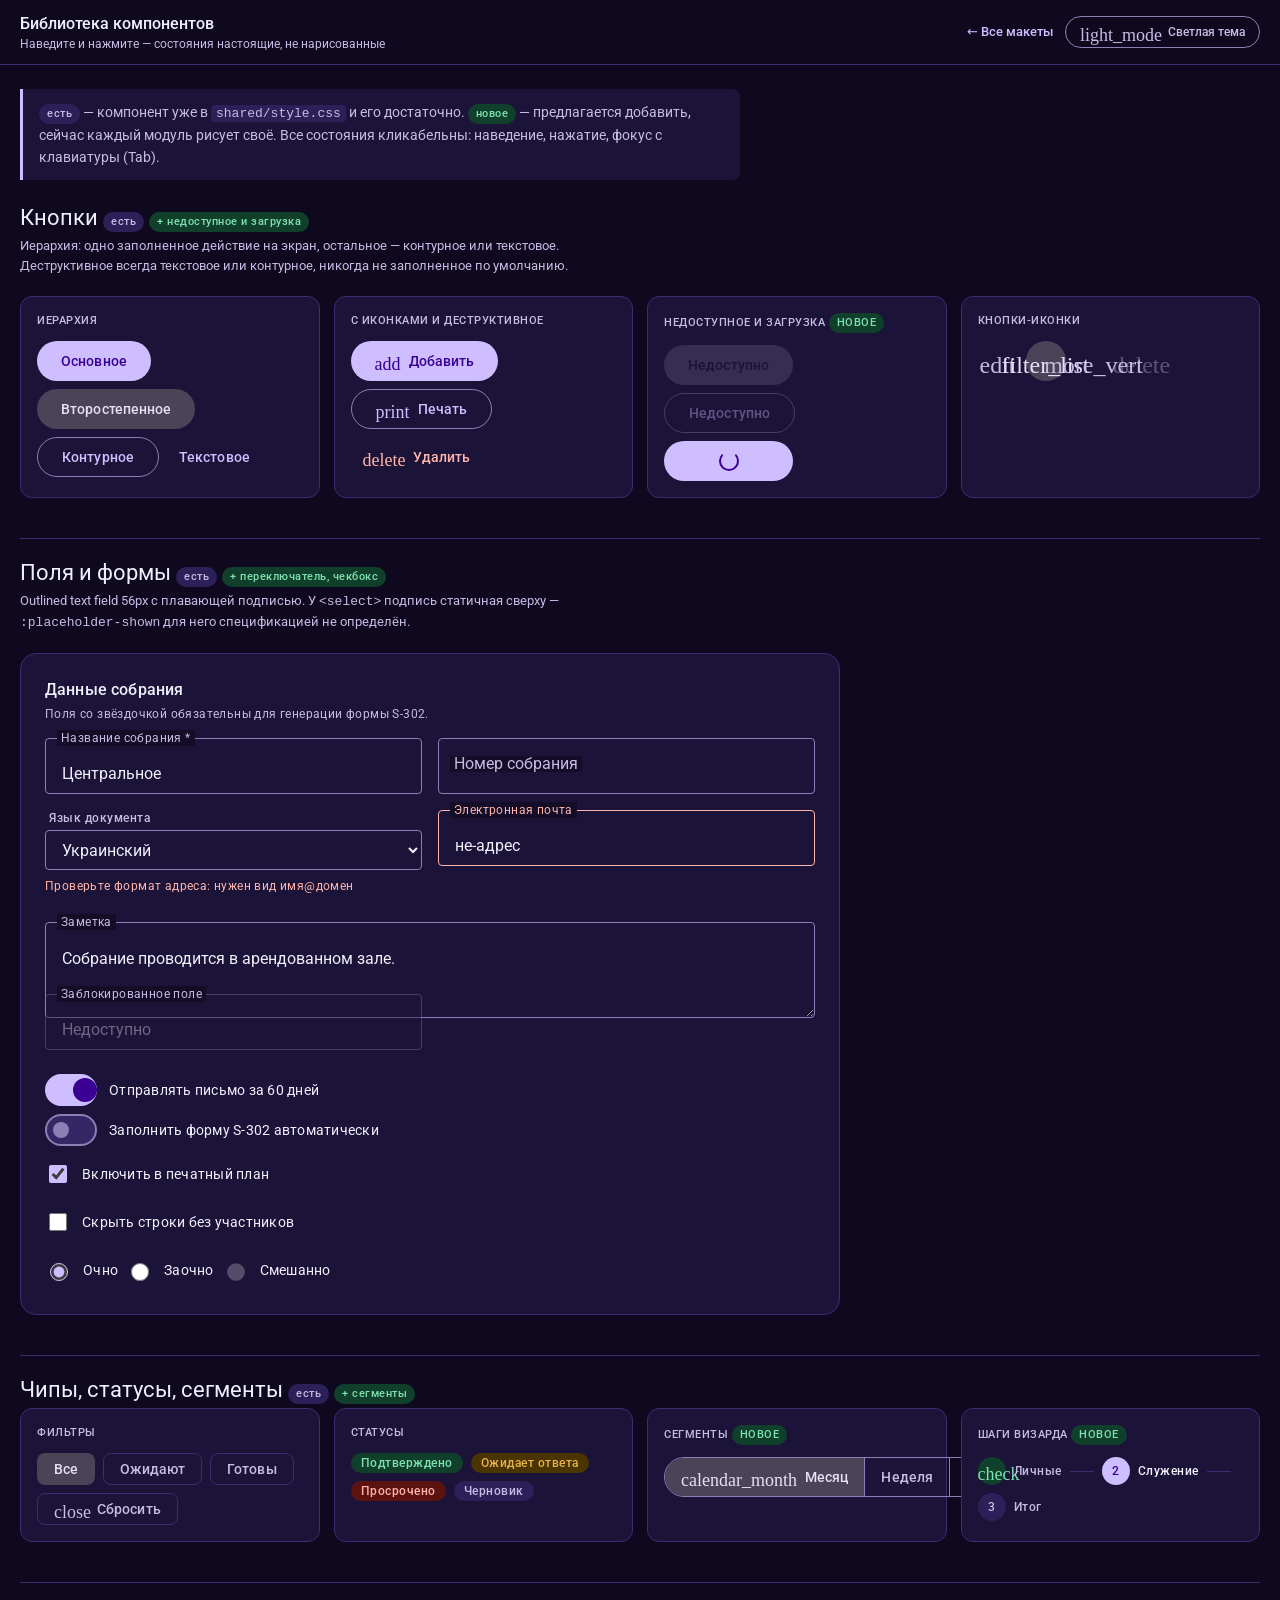
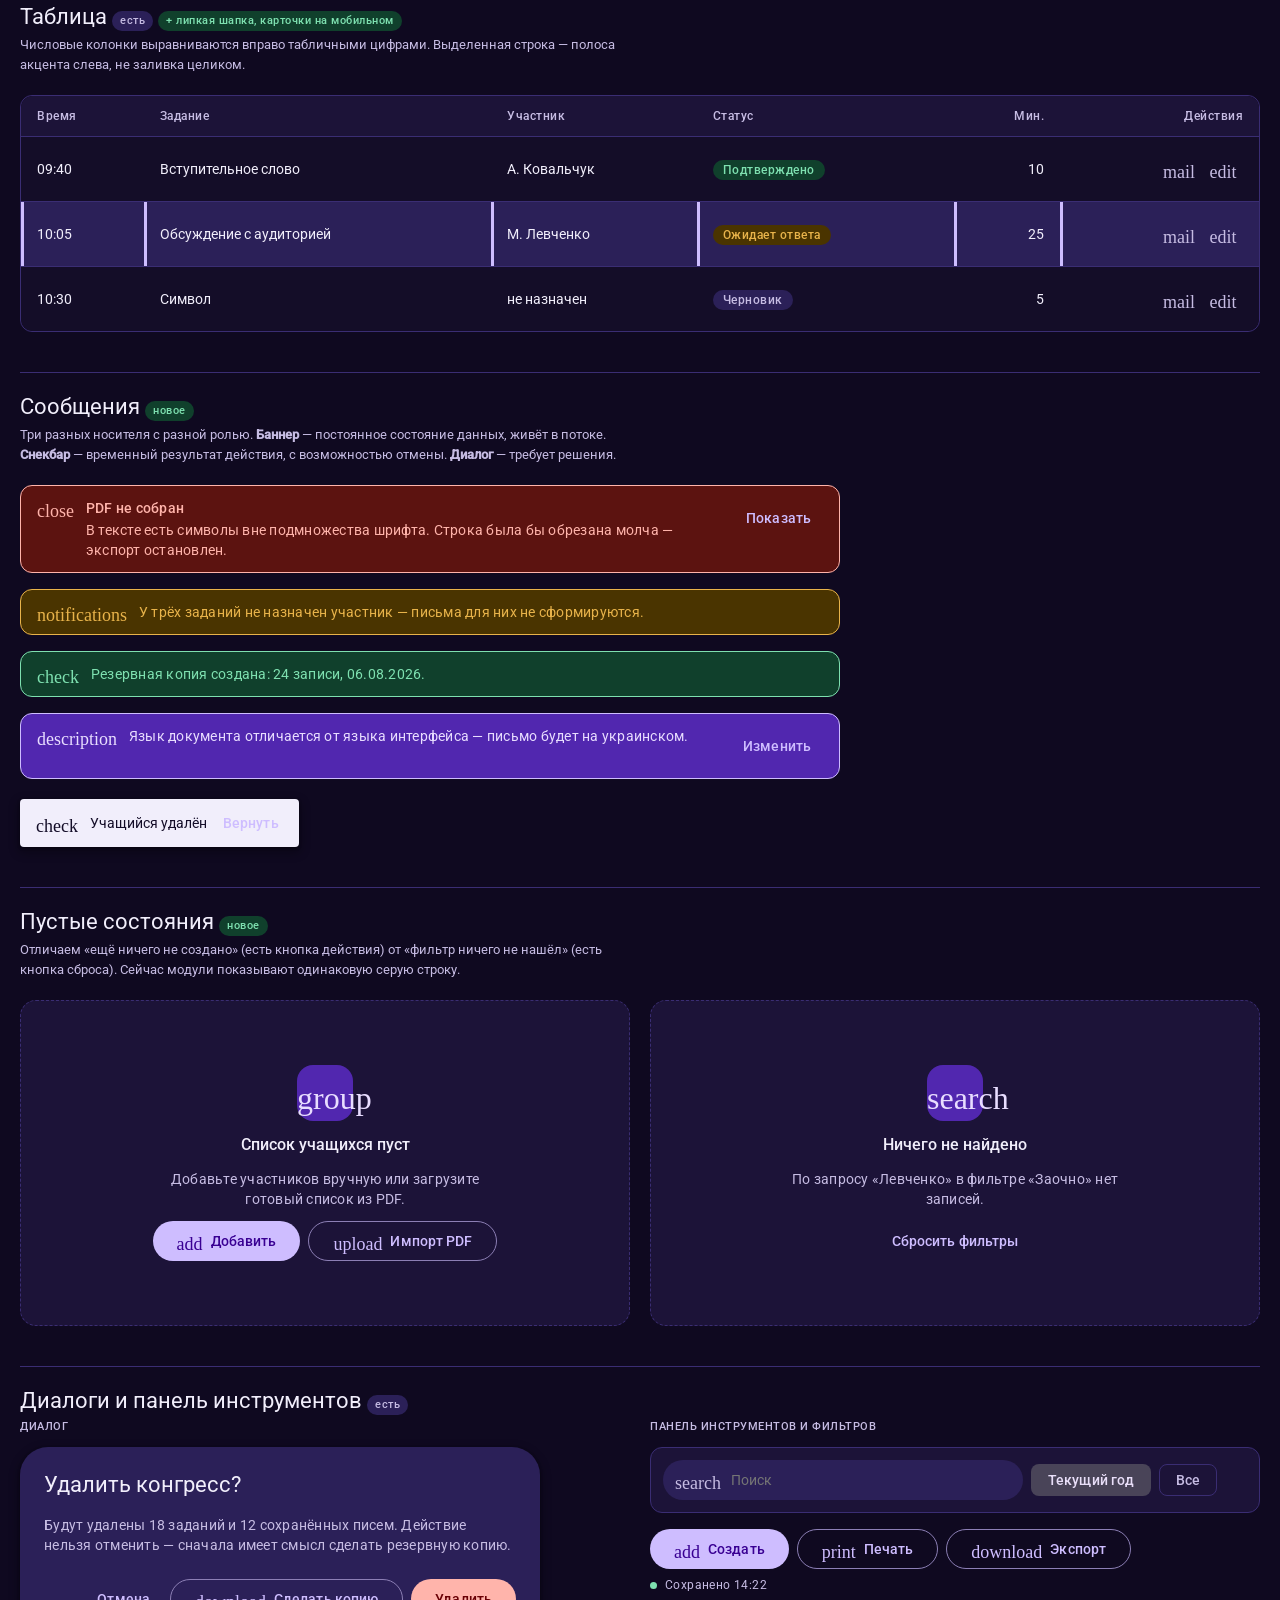
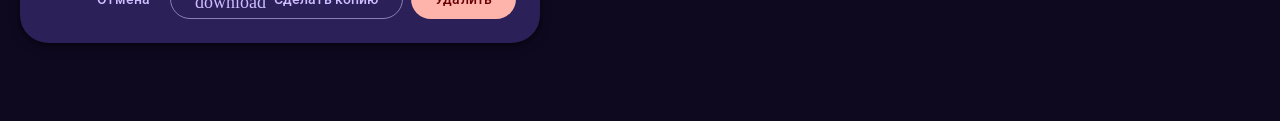
<file: docs/design-system/preview/components.html>
<!DOCTYPE html>
<html lang="ru" data-theme="dark">
<head>
<meta charset="utf-8">
<meta name="viewport" content="width=device-width, initial-scale=1">
<title>Компоненты — Circuit Workspace Design System</title>
<link rel="stylesheet" href="../../../shared/style.css">
<link rel="stylesheet" href="../proposed/cw-ui.css">
<link rel="stylesheet" href="preview.css">
</head>
<body class="pv" data-module="pioneer-school">

<div class="pv-bar">
  <div>
    <p class="pv-bar__title">Библиотека компонентов</p>
    <p class="pv-bar__sub">Наведите и нажмите — состояния настоящие, не нарисованные</p>
  </div>
  <span class="pv-bar__spacer"></span>
  <a href="index.html">← Все макеты</a>
  <button class="pv-toggle" id="themeBtn"><span class="md-icon md-icon-sm">light_mode</span> Светлая тема</button>
</div>

<div class="pv-wrap">

<p class="pv-note">
  <span class="pv-tag">есть</span> — компонент уже в <code>shared/style.css</code> и его достаточно.
  <span class="pv-tag pv-tag--new">новое</span> — предлагается добавить, сейчас каждый модуль
  рисует своё. Все состояния кликабельны: наведение, нажатие, фокус с клавиатуры (Tab).
</p>

<h2 class="pv-h2">Кнопки <span class="pv-tag">есть</span> <span class="pv-tag pv-tag--new">+ недоступное и загрузка</span></h2>
<p class="pv-h2__sub">Иерархия: одно заполненное действие на экран, остальное — контурное или текстовое. Деструктивное всегда текстовое или контурное, никогда не заполненное по умолчанию.</p>
<div class="pv-states">
  <div class="pv-state">
    <p class="pv-state__cap">Иерархия</p>
    <div class="u-row">
      <button class="md-btn md-btn-filled">Основное</button>
      <button class="md-btn md-btn-tonal">Второстепенное</button>
      <button class="md-btn md-btn-outlined">Контурное</button>
      <button class="md-btn md-btn-text">Текстовое</button>
    </div>
  </div>
  <div class="pv-state">
    <p class="pv-state__cap">С иконками и деструктивное</p>
    <div class="u-row">
      <button class="md-btn md-btn-filled"><span class="md-icon md-icon-sm">add</span> Добавить</button>
      <button class="md-btn md-btn-outlined"><span class="md-icon md-icon-sm">print</span> Печать</button>
      <button class="md-btn md-btn-text" style="color:var(--md-error)"><span class="md-icon md-icon-sm">delete</span> Удалить</button>
    </div>
  </div>
  <div class="pv-state">
    <p class="pv-state__cap">Недоступное и загрузка <span class="pv-tag pv-tag--new">новое</span></p>
    <div class="u-row">
      <button class="md-btn md-btn-filled" disabled>Недоступно</button>
      <button class="md-btn md-btn-outlined" disabled>Недоступно</button>
      <button class="md-btn md-btn-filled" data-loading="true">Сохранение</button>
    </div>
  </div>
  <div class="pv-state">
    <p class="pv-state__cap">Кнопки-иконки</p>
    <div class="u-row">
      <button class="md-icon-btn"><span class="md-icon">edit</span></button>
      <button class="md-icon-btn selected"><span class="md-icon">filter_list</span></button>
      <button class="md-icon-btn"><span class="md-icon">more_vert</span></button>
      <button class="md-icon-btn" disabled><span class="md-icon">delete</span></button>
    </div>
  </div>
</div>

<h2 class="pv-h2">Поля и формы <span class="pv-tag">есть</span> <span class="pv-tag pv-tag--new">+ переключатель, чекбокс</span></h2>
<p class="pv-h2__sub">Outlined text field 56px с плавающей подписью. У <code>&lt;select&gt;</code> подпись статичная сверху — <code>:placeholder-shown</code> для него спецификацией не определён.</p>

<div class="md-formsection" style="max-width:820px">
  <div class="md-formsection__head">
    <h3 class="md-formsection__title">Данные собрания</h3>
    <p class="md-formsection__hint">Поля со звёздочкой обязательны для генерации формы S-302.</p>
  </div>
  <div class="md-formgrid">
    <div class="md-field"><input id="f1" placeholder=" " value="Центральное"><label for="f1">Название собрания *</label></div>
    <div class="md-field"><input id="f2" placeholder=" "><label for="f2">Номер собрания</label></div>
    <div class="md-field md-field-select"><label>Язык документа</label><select><option>Украинский</option><option>Русский</option><option>Немецкий</option></select></div>
    <div class="md-field error"><input id="f3" placeholder=" " value="не-адрес"><label for="f3">Электронная почта</label></div>
    <div class="span-2"><p class="md-field-error-text" style="margin-top:-8px">Проверьте формат адреса: нужен вид имя@домен</p></div>
    <div class="md-field span-2"><textarea id="f4" placeholder=" ">Собрание проводится в арендованном зале.</textarea><label for="f4">Заметка</label></div>
    <div class="md-field"><input id="f5" placeholder=" " value="Недоступно" disabled><label for="f5">Заблокированное поле</label></div>
  </div>

  <div class="u-stack-2" style="margin-top:24px">
    <label class="md-switch">
      <input type="checkbox" checked><span class="md-switch__track"><span class="md-switch__thumb"></span></span>
      <span class="md-switch__label">Отправлять письмо за 60 дней</span>
    </label>
    <label class="md-switch">
      <input type="checkbox"><span class="md-switch__track"><span class="md-switch__thumb"></span></span>
      <span class="md-switch__label">Заполнить форму S-302 автоматически</span>
    </label>
    <label class="md-check"><input type="checkbox" checked> Включить в печатный план</label>
    <label class="md-check"><input type="checkbox"> Скрыть строки без участников</label>
    <div class="u-row">
      <label class="md-radio"><input type="radio" name="pv-r" checked> Очно</label>
      <label class="md-radio"><input type="radio" name="pv-r"> Заочно</label>
      <label class="md-radio"><input type="radio" name="pv-r" disabled> Смешанно</label>
    </div>
  </div>
</div>

<h2 class="pv-h2">Чипы, статусы, сегменты <span class="pv-tag">есть</span> <span class="pv-tag pv-tag--new">+ сегменты</span></h2>
<div class="pv-states">
  <div class="pv-state">
    <p class="pv-state__cap">Фильтры</p>
    <div class="u-row">
      <button class="md-chip selected">Все</button>
      <button class="md-chip">Ожидают</button>
      <button class="md-chip">Готовы</button>
      <button class="md-chip"><span class="md-icon md-icon-sm">close</span> Сбросить</button>
    </div>
  </div>
  <div class="pv-state">
    <p class="pv-state__cap">Статусы</p>
    <div class="u-row">
      <span class="md-status md-status-success">Подтверждено</span>
      <span class="md-status md-status-important">Ожидает ответа</span>
      <span class="md-status md-status-critical">Просрочено</span>
      <span class="md-status md-status-normal">Черновик</span>
    </div>
  </div>
  <div class="pv-state">
    <p class="pv-state__cap">Сегменты <span class="pv-tag pv-tag--new">новое</span></p>
    <div class="md-segmented">
      <button class="active"><span class="md-icon md-icon-sm">calendar_month</span> Месяц</button>
      <button>Неделя</button>
      <button>Список</button>
    </div>
  </div>
  <div class="pv-state">
    <p class="pv-state__cap">Шаги визарда <span class="pv-tag pv-tag--new">новое</span></p>
    <div class="md-stepper" style="margin:0">
      <div class="md-stepper__step done"><span class="md-stepper__dot"><span class="md-icon md-icon-sm">check</span></span><span class="md-stepper__label">Личные</span></div>
      <span class="md-stepper__line"></span>
      <div class="md-stepper__step active"><span class="md-stepper__dot">2</span><span class="md-stepper__label">Служение</span></div>
      <span class="md-stepper__line"></span>
      <div class="md-stepper__step"><span class="md-stepper__dot">3</span><span class="md-stepper__label">Итог</span></div>
    </div>
  </div>
</div>

<h2 class="pv-h2">Таблица <span class="pv-tag">есть</span> <span class="pv-tag pv-tag--new">+ липкая шапка, карточки на мобильном</span></h2>
<p class="pv-h2__sub">Числовые колонки выравниваются вправо табличными цифрами. Выделенная строка — полоса акцента слева, не заливка целиком.</p>
<div class="md-table-wrap">
  <table class="md-table md-table--sticky md-table--cards">
    <thead><tr><th>Время</th><th>Задание</th><th>Участник</th><th>Статус</th><th class="u-num">Мин.</th><th style="text-align:right">Действия</th></tr></thead>
    <tbody>
      <tr><td data-label="Время">09:40</td><td data-label="Задание">Вступительное слово</td><td data-label="Участник">А. Ковальчук</td><td data-label="Статус"><span class="md-status md-status-success">Подтверждено</span></td><td data-label="Мин." class="u-num">10</td><td data-label="Действия"><div class="md-table__rowactions"><button class="md-icon-btn"><span class="md-icon md-icon-sm">mail</span></button><button class="md-icon-btn"><span class="md-icon md-icon-sm">edit</span></button></div></td></tr>
      <tr class="is-selected"><td data-label="Время">10:05</td><td data-label="Задание">Обсуждение с аудиторией</td><td data-label="Участник">М. Левченко</td><td data-label="Статус"><span class="md-status md-status-important">Ожидает ответа</span></td><td data-label="Мин." class="u-num">25</td><td data-label="Действия"><div class="md-table__rowactions"><button class="md-icon-btn"><span class="md-icon md-icon-sm">mail</span></button><button class="md-icon-btn"><span class="md-icon md-icon-sm">edit</span></button></div></td></tr>
      <tr><td data-label="Время">10:30</td><td data-label="Задание">Символ</td><td data-label="Участник" class="u-muted">не назначен</td><td data-label="Статус"><span class="md-status md-status-normal">Черновик</span></td><td data-label="Мин." class="u-num">5</td><td data-label="Действия"><div class="md-table__rowactions"><button class="md-icon-btn"><span class="md-icon md-icon-sm">mail</span></button><button class="md-icon-btn"><span class="md-icon md-icon-sm">edit</span></button></div></td></tr>
    </tbody>
  </table>
</div>

<h2 class="pv-h2">Сообщения <span class="pv-tag pv-tag--new">новое</span></h2>
<p class="pv-h2__sub">
  Три разных носителя с разной ролью. <b>Баннер</b> — постоянное состояние данных, живёт в потоке.
  <b>Снекбар</b> — временный результат действия, с возможностью отмены. <b>Диалог</b> — требует решения.
</p>
<div style="max-width:820px">
  <div class="md-banner md-banner--error">
    <span class="md-icon md-icon-sm md-banner__icon">close</span>
    <div class="md-banner__body"><p class="md-banner__title">PDF не собран</p><div>В тексте есть символы вне подмножества шрифта. Строка была бы обрезана молча — экспорт остановлен.</div></div>
    <div class="md-banner__actions"><button class="md-btn md-btn-text">Показать</button></div>
  </div>
  <div class="md-banner md-banner--warn">
    <span class="md-icon md-icon-sm md-banner__icon">notifications</span>
    <div class="md-banner__body"><div>У трёх заданий не назначен участник — письма для них не сформируются.</div></div>
  </div>
  <div class="md-banner md-banner--success">
    <span class="md-icon md-icon-sm md-banner__icon">check</span>
    <div class="md-banner__body"><div>Резервная копия создана: 24 записи, 06.08.2026.</div></div>
  </div>
  <div class="md-banner md-banner--info">
    <span class="md-icon md-icon-sm md-banner__icon">description</span>
    <div class="md-banner__body"><div>Язык документа отличается от языка интерфейса — письмо будет на украинском.</div></div>
    <div class="md-banner__actions"><button class="md-btn md-btn-text">Изменить</button></div>
  </div>
  <div class="u-row" style="margin-top:20px">
    <span class="md-snackbar"><span class="md-icon md-icon-sm">check</span> Учащийся удалён <button class="md-btn md-btn-text" style="height:auto;padding:0 4px">Вернуть</button></span>
  </div>
</div>

<h2 class="pv-h2">Пустые состояния <span class="pv-tag pv-tag--new">новое</span></h2>
<p class="pv-h2__sub">Отличаем «ещё ничего не создано» (есть кнопка действия) от «фильтр ничего не нашёл» (есть кнопка сброса). Сейчас модули показывают одинаковую серую строку.</p>
<div class="pv-cols pv-cols--2">
  <div class="md-emptystate">
    <div class="md-emptystate__icon"><span class="md-icon md-icon-lg">group</span></div>
    <p class="md-emptystate__title">Список учащихся пуст</p>
    <p class="md-emptystate__text">Добавьте участников вручную или загрузите готовый список из PDF.</p>
    <div class="u-row" style="justify-content:center">
      <button class="md-btn md-btn-filled"><span class="md-icon md-icon-sm">add</span> Добавить</button>
      <button class="md-btn md-btn-outlined"><span class="md-icon md-icon-sm">upload</span> Импорт PDF</button>
    </div>
  </div>
  <div class="md-emptystate">
    <div class="md-emptystate__icon"><span class="md-icon md-icon-lg">search</span></div>
    <p class="md-emptystate__title">Ничего не найдено</p>
    <p class="md-emptystate__text">По запросу «Левченко» в фильтре «Заочно» нет записей.</p>
    <button class="md-btn md-btn-text">Сбросить фильтры</button>
  </div>
</div>

<h2 class="pv-h2">Диалоги и панель инструментов <span class="pv-tag">есть</span></h2>
<div class="pv-cols pv-cols--2">
  <div>
    <p class="pv-state__cap">Диалог</p>
    <div class="md-dialog" style="display:block;max-width:520px">
      <div class="md-dialog-head"><h3 class="md-title-large">Удалить конгресс?</h3></div>
      <div class="md-dialog-body md-body-medium u-muted">Будут удалены 18 заданий и 12 сохранённых писем. Действие нельзя отменить — сначала имеет смысл сделать резервную копию.</div>
      <div class="md-dialog-actions">
        <button class="md-btn md-btn-text">Отмена</button>
        <button class="md-btn md-btn-outlined"><span class="md-icon md-icon-sm">download</span> Сделать копию</button>
        <button class="md-btn md-btn-filled" style="background:var(--md-error);color:var(--md-on-error)">Удалить</button>
      </div>
    </div>
  </div>
  <div>
    <p class="pv-state__cap">Панель инструментов и фильтров</p>
    <div class="md-filterbar">
      <div class="md-search"><span class="md-icon md-icon-sm">search</span><input placeholder="Поиск"></div>
      <button class="md-chip selected">Текущий год</button>
      <button class="md-chip">Все</button>
    </div>
    <div class="md-toolbar" style="padding-top:0">
      <button class="md-btn md-btn-filled"><span class="md-icon md-icon-sm">add</span> Создать</button>
      <button class="md-btn md-btn-outlined"><span class="md-icon md-icon-sm">print</span> Печать</button>
      <button class="md-btn md-btn-outlined"><span class="md-icon md-icon-sm">download</span> Экспорт</button>
      <span class="md-toolbar__spacer"></span>
      <span class="md-savestatus">Сохранено 14:22</span>
    </div>
  </div>
</div>

</div>

<script>
  const btn = document.getElementById('themeBtn');
  btn.addEventListener('click', () => {
    const el = document.documentElement;
    const dark = el.getAttribute('data-theme') === 'dark';
    el.setAttribute('data-theme', dark ? 'light' : 'dark');
    btn.innerHTML = dark
      ? '<span class="md-icon md-icon-sm">dark_mode</span> Тёмная тема'
      : '<span class="md-icon md-icon-sm">light_mode</span> Светлая тема';
  });
  document.querySelectorAll('.md-chip, .md-segmented button').forEach(el => {
    el.addEventListener('click', () => {
      const group = el.closest('.md-segmented') || el.parentElement;
      if (el.closest('.md-segmented')) group.querySelectorAll('button').forEach(b => b.classList.remove('active'));
      el.classList.toggle(el.closest('.md-segmented') ? 'active' : 'selected', true);
    });
  });
</script>
</body>
</html>
</file>
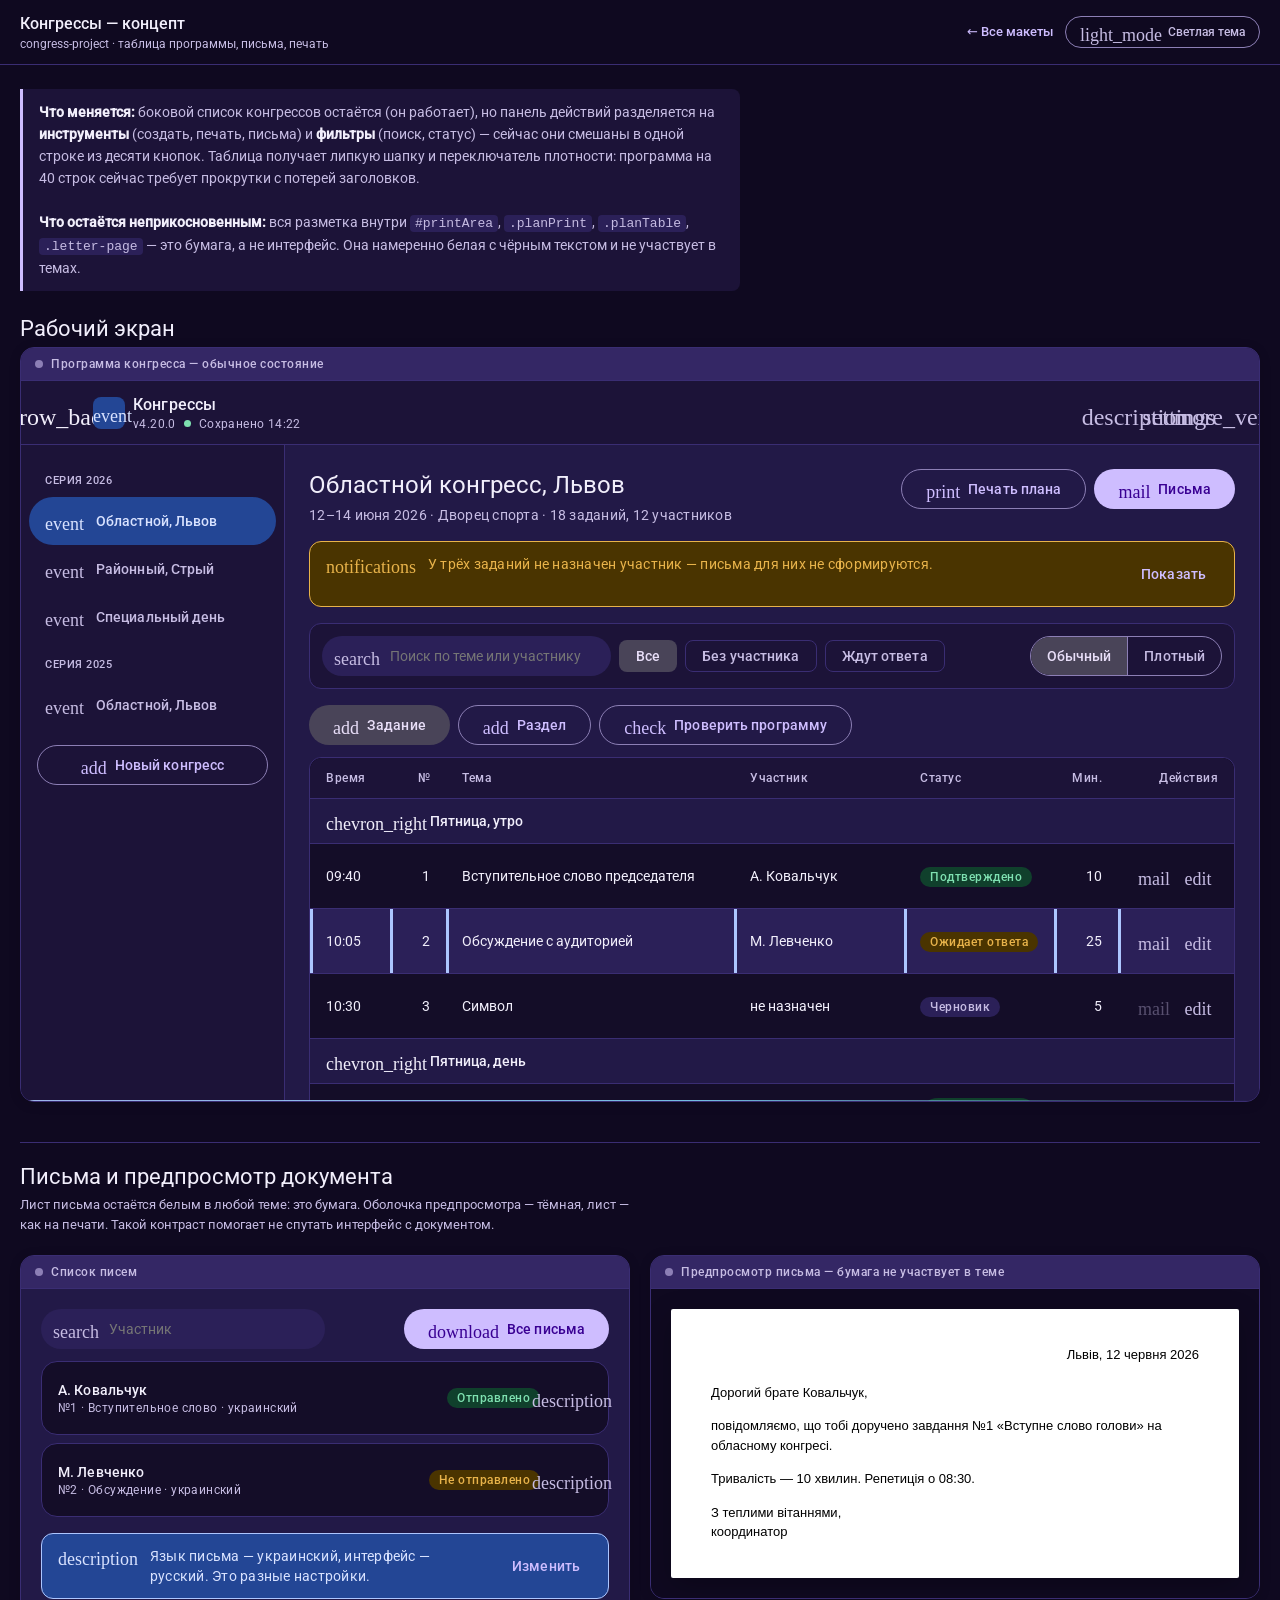
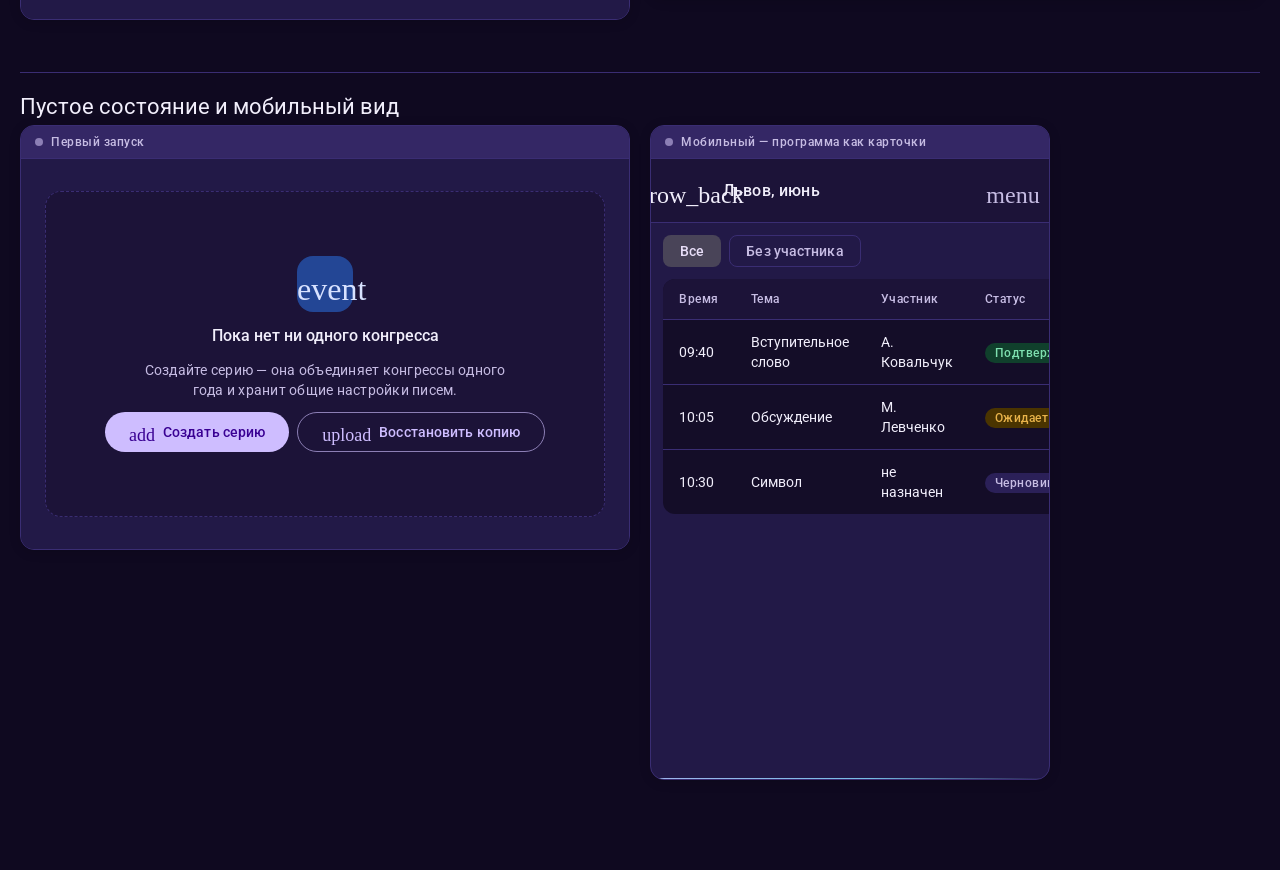
<file: docs/design-system/preview/congress-project.html>
<!DOCTYPE html>
<html lang="ru" data-theme="dark">
<head>
<meta charset="utf-8">
<meta name="viewport" content="width=device-width, initial-scale=1">
<title>Конгрессы — концепт</title>
<link rel="stylesheet" href="../../../shared/style.css">
<link rel="stylesheet" href="../proposed/cw-ui.css">
<link rel="stylesheet" href="preview.css">
</head>
<body class="pv">

<div class="pv-bar">
  <div>
    <p class="pv-bar__title">Конгрессы — концепт</p>
    <p class="pv-bar__sub">congress-project · таблица программы, письма, печать</p>
  </div>
  <span class="pv-bar__spacer"></span>
  <a href="index.html">← Все макеты</a>
  <button class="pv-toggle" id="themeBtn"><span class="md-icon md-icon-sm">light_mode</span> Светлая тема</button>
</div>

<div class="pv-wrap">

<p class="pv-note">
  <b>Что меняется:</b> боковой список конгрессов остаётся (он работает), но
  панель действий разделяется на <b>инструменты</b> (создать, печать, письма) и
  <b>фильтры</b> (поиск, статус) — сейчас они смешаны в одной строке из десяти кнопок.
  Таблица получает липкую шапку и переключатель плотности: программа на 40 строк
  сейчас требует прокрутки с потерей заголовков.
  <br><br>
  <b>Что остаётся неприкосновенным:</b> вся разметка внутри <code>#printArea</code>,
  <code>.planPrint</code>, <code>.planTable</code>, <code>.letter-page</code> — это бумага,
  а не интерфейс. Она намеренно белая с чёрным текстом и не участвует в темах.
</p>

<h2 class="pv-h2">Рабочий экран</h2>
<div class="pv-frame pv-frame--tall">
  <div class="pv-frame__cap"><span class="pv-frame__dot"></span> Программа конгресса — обычное состояние</div>
  <div class="pv-frame__body">
    <div class="md-shell" data-module="congress-project">
      <header class="md-topbar-v2">
        <a class="cw-home-btn" href="#"><span class="md-icon">arrow_back</span></a>
        <div class="md-topbar-v2__lead">
          <div class="md-topbar-v2__mark"><span class="md-icon md-icon-sm">event</span></div>
          <div class="md-topbar-v2__titles">
            <p class="md-topbar-v2__title">Конгрессы</p>
            <p class="md-topbar-v2__sub"><span>v4.20.0</span><span class="md-savestatus">Сохранено 14:22</span></p>
          </div>
        </div>
        <span class="md-topbar-v2__spacer"></span>
        <div class="md-topbar-v2__actions">
          <button class="md-icon-btn" title="Язык интерфейса"><span class="md-icon">description</span></button>
          <button class="md-icon-btn" title="Настройки"><span class="md-icon">settings</span></button>
          <button class="md-icon-btn"><span class="md-icon">more_vert</span></button>
        </div>
      </header>

      <div class="md-shell__body">
        <nav class="md-sidenav">
          <div class="md-sidenav__group">Серия 2026</div>
          <a class="md-sidenav__item active" href="#"><span class="md-icon md-icon-sm">event</span> Областной, Львов</a>
          <a class="md-sidenav__item" href="#"><span class="md-icon md-icon-sm">event</span> Районный, Стрый</a>
          <a class="md-sidenav__item" href="#"><span class="md-icon md-icon-sm">event</span> Специальный день</a>
          <div class="md-sidenav__group">Серия 2025</div>
          <a class="md-sidenav__item" href="#"><span class="md-icon md-icon-sm">event</span> Областной, Львов</a>
          <div style="padding:16px 8px 0">
            <button class="md-btn md-btn-outlined md-btn-full"><span class="md-icon md-icon-sm">add</span> Новый конгресс</button>
          </div>
        </nav>

        <div>
          <div class="md-page">
            <div class="md-page__header">
              <div>
                <h1 class="md-page__title">Областной конгресс, Львов</h1>
                <p class="md-page__lede">12–14 июня 2026 · Дворец спорта · 18 заданий, 12 участников</p>
              </div>
              <div class="u-row">
                <button class="md-btn md-btn-outlined"><span class="md-icon md-icon-sm">print</span> Печать плана</button>
                <button class="md-btn md-btn-filled"><span class="md-icon md-icon-sm">mail</span> Письма</button>
              </div>
            </div>

            <div class="md-banner md-banner--warn">
              <span class="md-icon md-icon-sm md-banner__icon">notifications</span>
              <div class="md-banner__body"><div>У трёх заданий не назначен участник — письма для них не сформируются.</div></div>
              <div class="md-banner__actions"><button class="md-btn md-btn-text">Показать</button></div>
            </div>

            <div class="md-filterbar">
              <div class="md-search"><span class="md-icon md-icon-sm">search</span><input placeholder="Поиск по теме или участнику"></div>
              <button class="md-chip selected">Все</button>
              <button class="md-chip">Без участника</button>
              <button class="md-chip">Ждут ответа</button>
              <span class="u-spacer"></span>
              <div class="md-segmented">
                <button class="active">Обычный</button>
                <button>Плотный</button>
              </div>
            </div>

            <div class="md-toolbar" style="padding-top:0">
              <button class="md-btn md-btn-tonal"><span class="md-icon md-icon-sm">add</span> Задание</button>
              <button class="md-btn md-btn-outlined"><span class="md-icon md-icon-sm">add</span> Раздел</button>
              <button class="md-btn md-btn-outlined"><span class="md-icon md-icon-sm">check</span> Проверить программу</button>
            </div>

            <div class="md-table-wrap">
              <table class="md-table md-table--sticky md-table--cards">
                <thead><tr>
                  <th style="width:80px">Время</th><th style="width:56px" class="u-num">№</th><th>Тема</th>
                  <th style="width:170px">Участник</th><th style="width:150px">Статус</th>
                  <th style="width:64px" class="u-num">Мин.</th><th style="width:110px;text-align:right">Действия</th>
                </tr></thead>
                <tbody>
                  <tr style="background:var(--md-surface-container)">
                    <td colspan="7" style="font-weight:500"><span class="md-icon md-icon-sm" style="vertical-align:-4px">chevron_right</span> Пятница, утро</td>
                  </tr>
                  <tr>
                    <td data-label="Время">09:40</td><td data-label="№" class="u-num">1</td>
                    <td data-label="Тема">Вступительное слово председателя</td>
                    <td data-label="Участник">А. Ковальчук</td>
                    <td data-label="Статус"><span class="md-status md-status-success">Подтверждено</span></td>
                    <td data-label="Мин." class="u-num">10</td>
                    <td data-label="Действия"><div class="md-table__rowactions">
                      <button class="md-icon-btn" title="Письмо"><span class="md-icon md-icon-sm">mail</span></button>
                      <button class="md-icon-btn"><span class="md-icon md-icon-sm">edit</span></button></div></td>
                  </tr>
                  <tr class="is-selected">
                    <td data-label="Время">10:05</td><td data-label="№" class="u-num">2</td>
                    <td data-label="Тема">Обсуждение с аудиторией</td>
                    <td data-label="Участник">М. Левченко</td>
                    <td data-label="Статус"><span class="md-status md-status-important">Ожидает ответа</span></td>
                    <td data-label="Мин." class="u-num">25</td>
                    <td data-label="Действия"><div class="md-table__rowactions">
                      <button class="md-icon-btn"><span class="md-icon md-icon-sm">mail</span></button>
                      <button class="md-icon-btn"><span class="md-icon md-icon-sm">edit</span></button></div></td>
                  </tr>
                  <tr>
                    <td data-label="Время">10:30</td><td data-label="№" class="u-num">3</td>
                    <td data-label="Тема">Символ</td>
                    <td data-label="Участник" class="u-muted">не назначен</td>
                    <td data-label="Статус"><span class="md-status md-status-normal">Черновик</span></td>
                    <td data-label="Мин." class="u-num">5</td>
                    <td data-label="Действия"><div class="md-table__rowactions">
                      <button class="md-icon-btn" disabled><span class="md-icon md-icon-sm">mail</span></button>
                      <button class="md-icon-btn"><span class="md-icon md-icon-sm">edit</span></button></div></td>
                  </tr>
                  <tr style="background:var(--md-surface-container)">
                    <td colspan="7" style="font-weight:500"><span class="md-icon md-icon-sm" style="vertical-align:-4px">chevron_right</span> Пятница, день</td>
                  </tr>
                  <tr>
                    <td data-label="Время">14:00</td><td data-label="№" class="u-num">4</td>
                    <td data-label="Тема">Доклад</td>
                    <td data-label="Участник">П. Гнатюк</td>
                    <td data-label="Статус"><span class="md-status md-status-success">Запись получена</span></td>
                    <td data-label="Мин." class="u-num">30</td>
                    <td data-label="Действия"><div class="md-table__rowactions">
                      <button class="md-icon-btn"><span class="md-icon md-icon-sm">mail</span></button>
                      <button class="md-icon-btn"><span class="md-icon md-icon-sm">edit</span></button></div></td>
                  </tr>
                </tbody>
              </table>
            </div>
          </div>
        </div>
      </div>
    </div>
  </div>
</div>

<h2 class="pv-h2">Письма и предпросмотр документа</h2>
<p class="pv-h2__sub">Лист письма остаётся белым в любой теме: это бумага. Оболочка предпросмотра — тёмная, лист — как на печати. Такой контраст помогает не спутать интерфейс с документом.</p>

<div class="pv-cols pv-cols--2">
  <div class="pv-frame">
    <div class="pv-frame__cap"><span class="pv-frame__dot"></span> Список писем</div>
    <div class="pv-frame__body" data-module="congress-project" style="background:var(--md-surface-container);padding:20px">
      <div class="md-toolbar" style="padding-top:0">
        <div class="md-search"><span class="md-icon md-icon-sm">search</span><input placeholder="Участник"></div>
        <span class="md-toolbar__spacer"></span>
        <button class="md-btn md-btn-filled"><span class="md-icon md-icon-sm">download</span> Все письма</button>
      </div>
      <div class="u-stack-2">
        <div class="md-card md-card-outlined u-row" style="gap:12px">
          <div style="flex:1 1 auto;min-width:0">
            <div class="md-title-small">А. Ковальчук</div>
            <div class="md-body-small u-muted">№1 · Вступительное слово · украинский</div>
          </div>
          <span class="md-status md-status-success">Отправлено</span>
          <button class="md-icon-btn"><span class="md-icon md-icon-sm">description</span></button>
        </div>
        <div class="md-card md-card-outlined u-row" style="gap:12px">
          <div style="flex:1 1 auto;min-width:0">
            <div class="md-title-small">М. Левченко</div>
            <div class="md-body-small u-muted">№2 · Обсуждение · украинский</div>
          </div>
          <span class="md-status md-status-important">Не отправлено</span>
          <button class="md-icon-btn"><span class="md-icon md-icon-sm">description</span></button>
        </div>
        <div class="md-banner md-banner--info" style="margin:8px 0 0">
          <span class="md-icon md-icon-sm md-banner__icon">description</span>
          <div class="md-banner__body"><div>Язык письма — украинский, интерфейс — русский. Это разные настройки.</div></div>
          <div class="md-banner__actions"><button class="md-btn md-btn-text">Изменить</button></div>
        </div>
      </div>
    </div>
  </div>

  <div class="pv-frame">
    <div class="pv-frame__cap"><span class="pv-frame__dot"></span> Предпросмотр письма — бумага не участвует в теме</div>
    <div class="pv-frame__body" style="background:var(--md-surface-dim);padding:20px;max-height:420px;overflow:auto">
      <div style="background:#fff;color:#000;padding:36px 40px;border-radius:2px;box-shadow:0 8px 28px rgba(0,0,0,.24);font:400 13px/1.5 Arial,Helvetica,sans-serif">
        <p style="text-align:right;margin:0 0 18px">Львів, 12 червня 2026</p>
        <p style="margin:0 0 14px">Дорогий брате Ковальчук,</p>
        <p style="margin:0 0 14px">повідомляємо, що тобі доручено завдання №1 «Вступне слово голови» на обласному конгресі.</p>
        <p style="margin:0 0 14px">Тривалість — 10 хвилин. Репетиція о 08:30.</p>
        <p style="margin:0">З теплими вітаннями,<br>координатор</p>
      </div>
    </div>
  </div>
</div>

<h2 class="pv-h2">Пустое состояние и мобильный вид</h2>
<div class="pv-cols">
  <div class="pv-frame">
    <div class="pv-frame__cap"><span class="pv-frame__dot"></span> Первый запуск</div>
    <div class="pv-frame__body" data-module="congress-project" style="padding:32px 24px;background:var(--md-surface-container)">
      <div class="md-emptystate">
        <div class="md-emptystate__icon"><span class="md-icon md-icon-lg">event</span></div>
        <p class="md-emptystate__title">Пока нет ни одного конгресса</p>
        <p class="md-emptystate__text">Создайте серию — она объединяет конгрессы одного года и хранит общие настройки писем.</p>
        <div class="u-row" style="justify-content:center">
          <button class="md-btn md-btn-filled"><span class="md-icon md-icon-sm">add</span> Создать серию</button>
          <button class="md-btn md-btn-outlined"><span class="md-icon md-icon-sm">upload</span> Восстановить копию</button>
        </div>
      </div>
    </div>
  </div>

  <div class="pv-frame pv-frame--phone">
    <div class="pv-frame__cap"><span class="pv-frame__dot"></span> Мобильный — программа как карточки</div>
    <div class="pv-frame__body">
      <div class="md-shell" data-module="congress-project" style="min-height:600px">
        <header class="md-topbar-v2">
          <a class="cw-home-btn" href="#"><span class="md-icon">arrow_back</span></a>
          <div class="md-topbar-v2__lead"><div class="md-topbar-v2__titles"><p class="md-topbar-v2__title">Львов, июнь</p></div></div>
          <span class="md-topbar-v2__spacer"></span>
          <button class="md-icon-btn"><span class="md-icon">menu</span></button>
        </header>
        <div class="md-page" style="padding:12px">
          <div class="u-row" style="margin-bottom:12px">
            <button class="md-chip selected">Все</button>
            <button class="md-chip">Без участника</button>
          </div>
          <table class="md-table md-table--cards">
            <thead><tr><th>Время</th><th>Тема</th><th>Участник</th><th>Статус</th></tr></thead>
            <tbody>
              <tr><td data-label="Время">09:40</td><td data-label="Тема">Вступительное слово</td><td data-label="Участник">А. Ковальчук</td><td data-label="Статус"><span class="md-status md-status-success">Подтверждено</span></td></tr>
              <tr><td data-label="Время">10:05</td><td data-label="Тема">Обсуждение</td><td data-label="Участник">М. Левченко</td><td data-label="Статус"><span class="md-status md-status-important">Ожидает</span></td></tr>
              <tr><td data-label="Время">10:30</td><td data-label="Тема">Символ</td><td data-label="Участник" class="u-muted">не назначен</td><td data-label="Статус"><span class="md-status md-status-normal">Черновик</span></td></tr>
            </tbody>
          </table>
        </div>
        <nav class="md-bottomnav">
          <a class="md-bottomnav__item active" href="#"><span class="md-bottomnav__ind"><span class="md-icon md-icon-sm">event</span></span>Программа</a>
          <a class="md-bottomnav__item" href="#"><span class="md-bottomnav__ind"><span class="md-icon md-icon-sm">mail</span></span>Письма</a>
          <a class="md-bottomnav__item" href="#"><span class="md-bottomnav__ind"><span class="md-icon md-icon-sm">print</span></span>Печать</a>
          <a class="md-bottomnav__item" href="#"><span class="md-bottomnav__ind"><span class="md-icon md-icon-sm">settings</span></span>Ещё</a>
        </nav>
      </div>
    </div>
  </div>
</div>

</div>

<script>
  const btn = document.getElementById('themeBtn');
  btn.addEventListener('click', () => {
    const el = document.documentElement;
    const dark = el.getAttribute('data-theme') === 'dark';
    el.setAttribute('data-theme', dark ? 'light' : 'dark');
    btn.innerHTML = dark
      ? '<span class="md-icon md-icon-sm">dark_mode</span> Тёмная тема'
      : '<span class="md-icon md-icon-sm">light_mode</span> Светлая тема';
  });
</script>
</body>
</html>
</file>
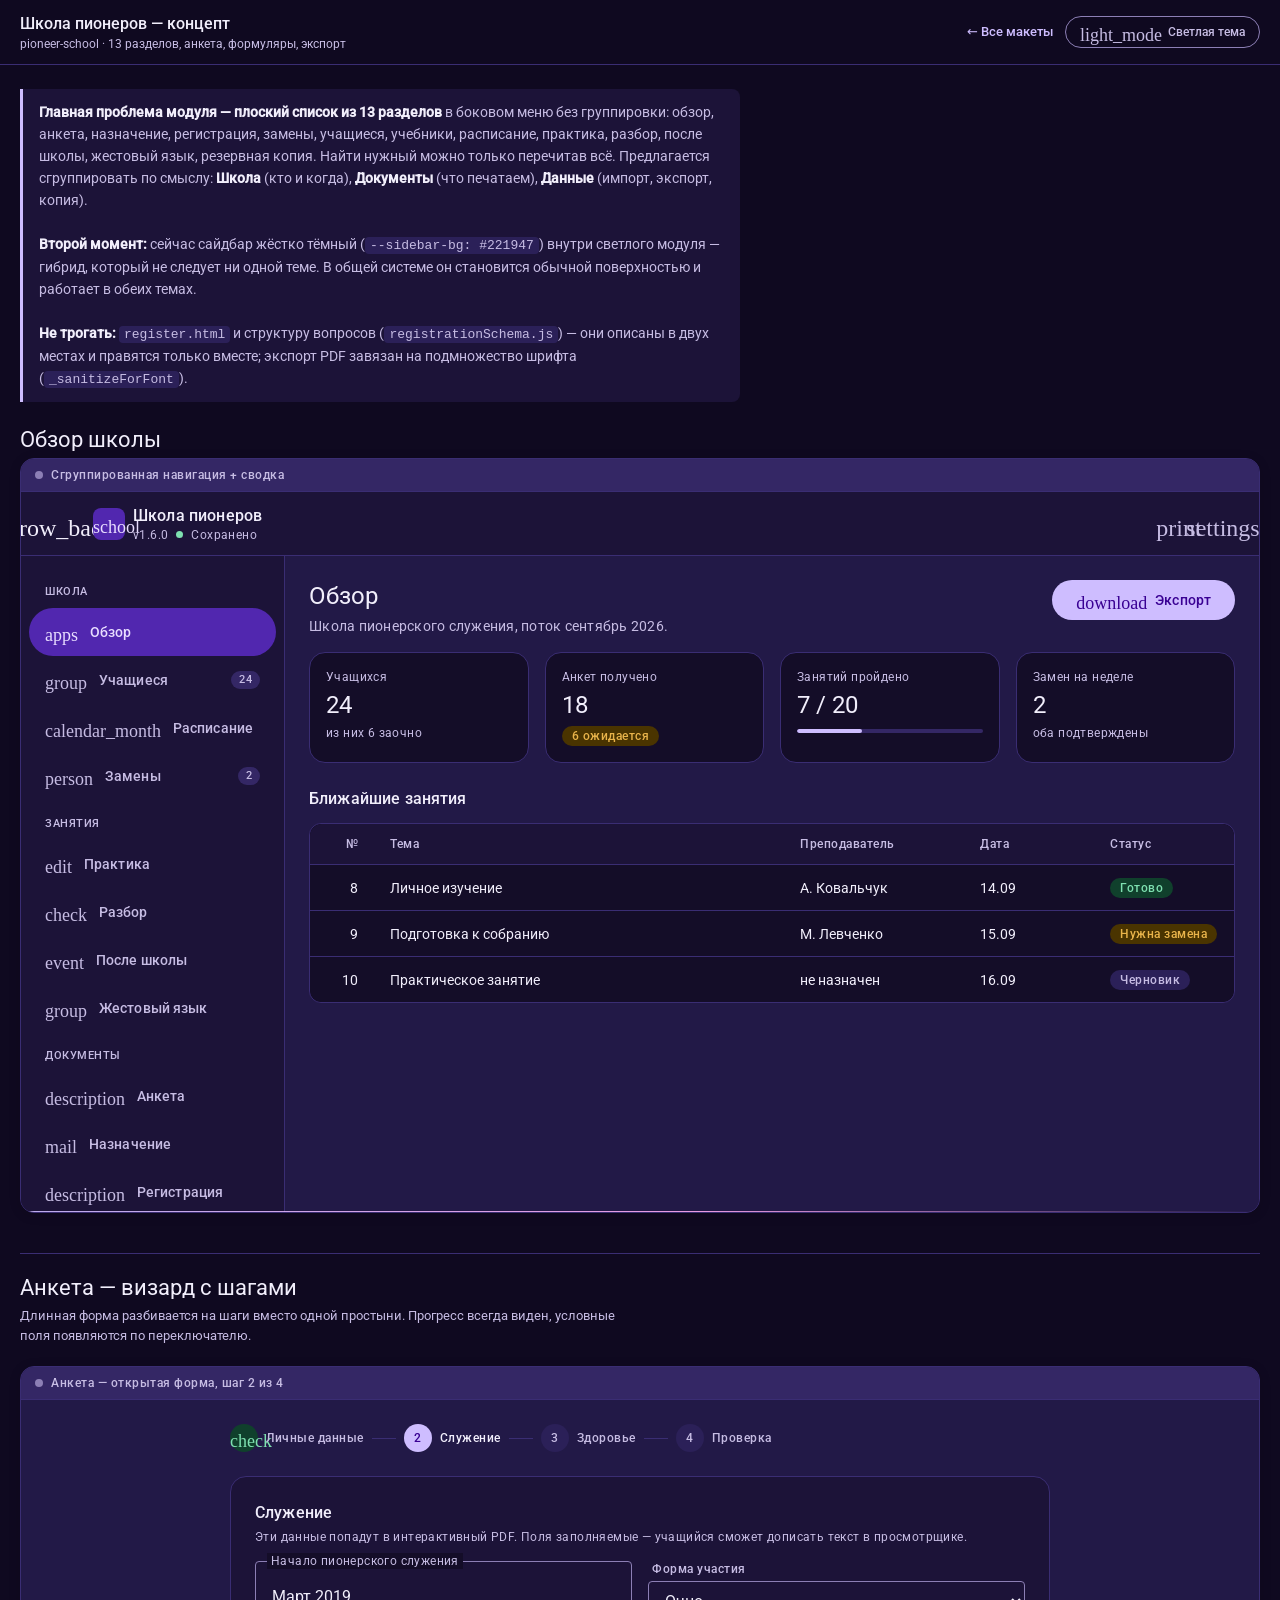
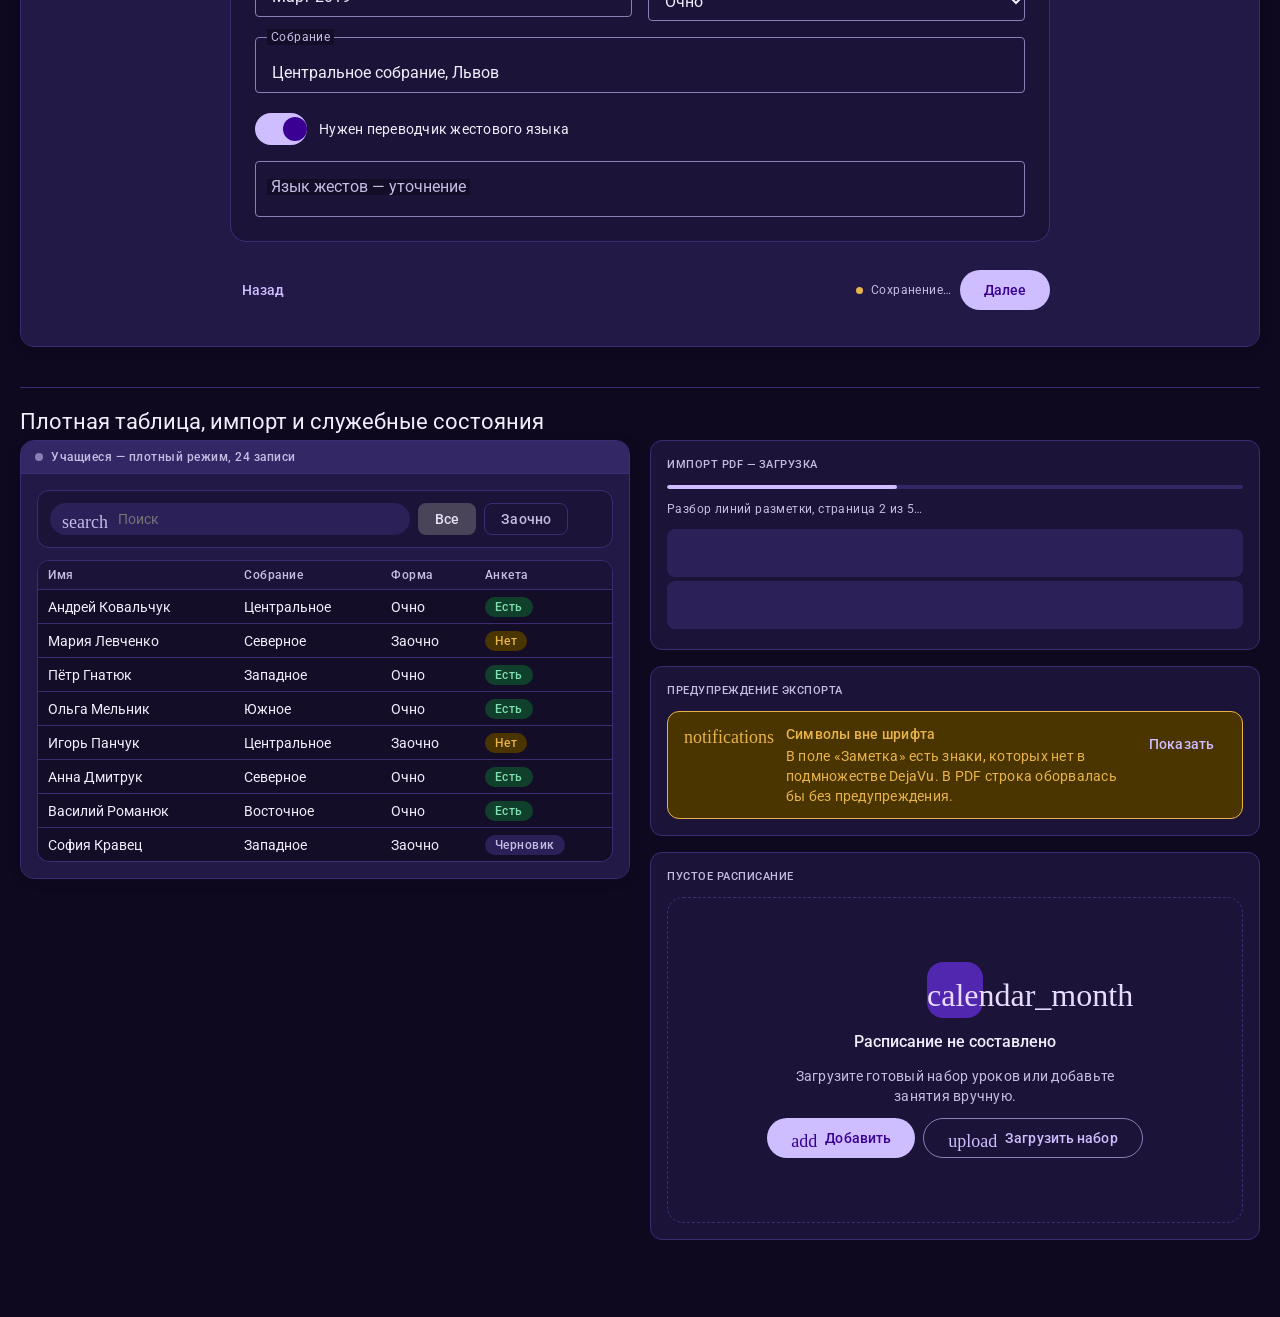
<file: docs/design-system/preview/pioneer-school.html>
<!DOCTYPE html>
<html lang="ru" data-theme="dark">
<head>
<meta charset="utf-8">
<meta name="viewport" content="width=device-width, initial-scale=1">
<title>Школа пионеров — концепт</title>
<link rel="stylesheet" href="../../../shared/style.css">
<link rel="stylesheet" href="../proposed/cw-ui.css">
<link rel="stylesheet" href="preview.css">
</head>
<body class="pv">

<div class="pv-bar">
  <div>
    <p class="pv-bar__title">Школа пионеров — концепт</p>
    <p class="pv-bar__sub">pioneer-school · 13 разделов, анкета, формуляры, экспорт</p>
  </div>
  <span class="pv-bar__spacer"></span>
  <a href="index.html">← Все макеты</a>
  <button class="pv-toggle" id="themeBtn"><span class="md-icon md-icon-sm">light_mode</span> Светлая тема</button>
</div>

<div class="pv-wrap">

<p class="pv-note">
  <b>Главная проблема модуля — плоский список из 13 разделов</b> в боковом меню без группировки:
  обзор, анкета, назначение, регистрация, замены, учащиеся, учебники, расписание, практика,
  разбор, после школы, жестовый язык, резервная копия. Найти нужный можно только перечитав всё.
  Предлагается сгруппировать по смыслу: <b>Школа</b> (кто и когда), <b>Документы</b> (что печатаем),
  <b>Данные</b> (импорт, экспорт, копия).
  <br><br>
  <b>Второй момент:</b> сейчас сайдбар жёстко тёмный (<code>--sidebar-bg: #221947</code>) внутри
  светлого модуля — гибрид, который не следует ни одной теме. В общей системе он становится
  обычной поверхностью и работает в обеих темах.
  <br><br>
  <b>Не трогать:</b> <code>register.html</code> и структуру вопросов
  (<code>registrationSchema.js</code>) — они описаны в двух местах и правятся только вместе;
  экспорт PDF завязан на подмножество шрифта (<code>_sanitizeForFont</code>).
</p>

<h2 class="pv-h2">Обзор школы</h2>
<div class="pv-frame pv-frame--tall">
  <div class="pv-frame__cap"><span class="pv-frame__dot"></span> Сгруппированная навигация + сводка</div>
  <div class="pv-frame__body">
    <div class="md-shell" data-module="pioneer-school">
      <header class="md-topbar-v2">
        <a class="cw-home-btn" href="#"><span class="md-icon">arrow_back</span></a>
        <div class="md-topbar-v2__lead">
          <div class="md-topbar-v2__mark"><span class="md-icon md-icon-sm">school</span></div>
          <div class="md-topbar-v2__titles">
            <p class="md-topbar-v2__title">Школа пионеров</p>
            <p class="md-topbar-v2__sub"><span>v1.6.0</span><span class="md-savestatus">Сохранено</span></p>
          </div>
        </div>
        <span class="md-topbar-v2__spacer"></span>
        <div class="md-topbar-v2__actions">
          <button class="md-icon-btn"><span class="md-icon">print</span></button>
          <button class="md-icon-btn"><span class="md-icon">settings</span></button>
        </div>
      </header>

      <div class="md-shell__body">
        <nav class="md-sidenav">
          <div class="md-sidenav__group">Школа</div>
          <a class="md-sidenav__item active" href="#"><span class="md-icon md-icon-sm">apps</span> Обзор</a>
          <a class="md-sidenav__item" href="#"><span class="md-icon md-icon-sm">group</span> Учащиеся <span class="md-sidenav__badge">24</span></a>
          <a class="md-sidenav__item" href="#"><span class="md-icon md-icon-sm">calendar_month</span> Расписание</a>
          <a class="md-sidenav__item" href="#"><span class="md-icon md-icon-sm">person</span> Замены <span class="md-sidenav__badge">2</span></a>

          <div class="md-sidenav__group">Занятия</div>
          <a class="md-sidenav__item" href="#"><span class="md-icon md-icon-sm">edit</span> Практика</a>
          <a class="md-sidenav__item" href="#"><span class="md-icon md-icon-sm">check</span> Разбор</a>
          <a class="md-sidenav__item" href="#"><span class="md-icon md-icon-sm">event</span> После школы</a>
          <a class="md-sidenav__item" href="#"><span class="md-icon md-icon-sm">group</span> Жестовый язык</a>

          <div class="md-sidenav__group">Документы</div>
          <a class="md-sidenav__item" href="#"><span class="md-icon md-icon-sm">description</span> Анкета</a>
          <a class="md-sidenav__item" href="#"><span class="md-icon md-icon-sm">mail</span> Назначение</a>
          <a class="md-sidenav__item" href="#"><span class="md-icon md-icon-sm">description</span> Регистрация</a>
          <a class="md-sidenav__item" href="#"><span class="md-icon md-icon-sm">description</span> Учебники</a>

          <div class="md-sidenav__group">Данные</div>
          <a class="md-sidenav__item" href="#"><span class="md-icon md-icon-sm">download</span> Резервная копия</a>
        </nav>

        <div>
          <div class="md-page">
            <div class="md-page__header">
              <div>
                <h1 class="md-page__title">Обзор</h1>
                <p class="md-page__lede">Школа пионерского служения, поток сентябрь 2026.</p>
              </div>
              <button class="md-btn md-btn-filled"><span class="md-icon md-icon-sm">download</span> Экспорт</button>
            </div>

            <div class="md-grid-tiles" style="margin-bottom:24px">
              <div class="md-card md-card-outlined">
                <div class="md-body-small u-muted">Учащихся</div>
                <div class="md-headline-small" style="margin:4px 0">24</div>
                <div class="md-body-small u-muted">из них 6 заочно</div>
              </div>
              <div class="md-card md-card-outlined">
                <div class="md-body-small u-muted">Анкет получено</div>
                <div class="md-headline-small" style="margin:4px 0">18</div>
                <span class="md-status md-status-important">6 ожидается</span>
              </div>
              <div class="md-card md-card-outlined">
                <div class="md-body-small u-muted">Занятий пройдено</div>
                <div class="md-headline-small" style="margin:4px 0">7 / 20</div>
                <div class="md-progress" style="margin-top:8px"><div class="md-progress__bar" style="width:35%;animation:none"></div></div>
              </div>
              <div class="md-card md-card-outlined">
                <div class="md-body-small u-muted">Замен на неделе</div>
                <div class="md-headline-small" style="margin:4px 0">2</div>
                <div class="md-body-small u-muted">оба подтверждены</div>
              </div>
            </div>

            <h2 class="md-title-medium" style="margin-bottom:12px">Ближайшие занятия</h2>
            <div class="md-table-wrap">
              <table class="md-table md-table--cards">
                <thead><tr><th style="width:64px" class="u-num">№</th><th>Тема</th><th style="width:180px">Преподаватель</th><th style="width:130px">Дата</th><th style="width:140px">Статус</th></tr></thead>
                <tbody>
                  <tr><td data-label="№" class="u-num">8</td><td data-label="Тема">Личное изучение</td><td data-label="Преподаватель">А. Ковальчук</td><td data-label="Дата">14.09</td><td data-label="Статус"><span class="md-status md-status-success">Готово</span></td></tr>
                  <tr><td data-label="№" class="u-num">9</td><td data-label="Тема">Подготовка к собранию</td><td data-label="Преподаватель">М. Левченко</td><td data-label="Дата">15.09</td><td data-label="Статус"><span class="md-status md-status-important">Нужна замена</span></td></tr>
                  <tr><td data-label="№" class="u-num">10</td><td data-label="Тема">Практическое занятие</td><td data-label="Преподаватель" class="u-muted">не назначен</td><td data-label="Дата">16.09</td><td data-label="Статус"><span class="md-status md-status-normal">Черновик</span></td></tr>
                </tbody>
              </table>
            </div>
          </div>
        </div>
      </div>
    </div>
  </div>
</div>

<h2 class="pv-h2">Анкета — визард с шагами</h2>
<p class="pv-h2__sub">Длинная форма разбивается на шаги вместо одной простыни. Прогресс всегда виден, условные поля появляются по переключателю.</p>

<div class="pv-frame">
  <div class="pv-frame__cap"><span class="pv-frame__dot"></span> Анкета — открытая форма, шаг 2 из 4</div>
  <div class="pv-frame__body" data-module="pioneer-school" style="background:var(--md-surface-container);padding:24px">
    <div style="max-width:820px;margin:0 auto">
      <div class="md-stepper">
        <div class="md-stepper__step done"><span class="md-stepper__dot"><span class="md-icon md-icon-sm">check</span></span><span class="md-stepper__label">Личные данные</span></div>
        <span class="md-stepper__line"></span>
        <div class="md-stepper__step active"><span class="md-stepper__dot">2</span><span class="md-stepper__label">Служение</span></div>
        <span class="md-stepper__line"></span>
        <div class="md-stepper__step"><span class="md-stepper__dot">3</span><span class="md-stepper__label">Здоровье</span></div>
        <span class="md-stepper__line"></span>
        <div class="md-stepper__step"><span class="md-stepper__dot">4</span><span class="md-stepper__label">Проверка</span></div>
      </div>

      <div class="md-formsection">
        <div class="md-formsection__head">
          <h3 class="md-formsection__title">Служение</h3>
          <p class="md-formsection__hint">Эти данные попадут в интерактивный PDF. Поля заполняемые — учащийся сможет дописать текст в просмотрщике.</p>
        </div>
        <div class="md-formgrid">
          <div class="md-field"><input id="p1" placeholder=" " value="Март 2019"><label for="p1">Начало пионерского служения</label></div>
          <div class="md-field md-field-select"><label>Форма участия</label><select><option>Очно</option><option>Заочно</option></select></div>
          <div class="md-field span-2"><input id="p2" placeholder=" " value="Центральное собрание, Львов"><label for="p2">Собрание</label></div>
        </div>
        <div class="u-stack-2" style="margin-top:20px">
          <label class="md-switch">
            <input type="checkbox" checked><span class="md-switch__track"><span class="md-switch__thumb"></span></span>
            <span class="md-switch__label">Нужен переводчик жестового языка</span>
          </label>
          <div class="md-field" style="margin-top:8px"><input id="p3" placeholder=" "><label for="p3">Язык жестов — уточнение</label></div>
        </div>
      </div>

      <div class="md-toolbar">
        <button class="md-btn md-btn-text">Назад</button>
        <span class="md-toolbar__spacer"></span>
        <span class="md-savestatus" data-state="saving">Сохранение…</span>
        <button class="md-btn md-btn-filled">Далее</button>
      </div>
    </div>
  </div>
</div>

<h2 class="pv-h2">Плотная таблица, импорт и служебные состояния</h2>
<div class="pv-cols pv-cols--2">
  <div class="pv-frame">
    <div class="pv-frame__cap"><span class="pv-frame__dot"></span> Учащиеся — плотный режим, 24 записи</div>
    <div class="pv-frame__body" data-module="pioneer-school" data-density="compact" style="background:var(--md-surface-container);padding:16px;max-height:440px;overflow:auto">
      <div class="md-filterbar" style="margin-bottom:12px">
        <div class="md-search"><span class="md-icon md-icon-sm">search</span><input placeholder="Поиск"></div>
        <button class="md-chip selected">Все</button>
        <button class="md-chip">Заочно</button>
      </div>
      <div class="md-table-wrap">
        <table class="md-table md-table--sticky">
          <thead><tr><th>Имя</th><th>Собрание</th><th>Форма</th><th>Анкета</th></tr></thead>
          <tbody>
            <tr><td>Андрей Ковальчук</td><td>Центральное</td><td>Очно</td><td><span class="md-status md-status-success">Есть</span></td></tr>
            <tr><td>Мария Левченко</td><td>Северное</td><td>Заочно</td><td><span class="md-status md-status-important">Нет</span></td></tr>
            <tr><td>Пётр Гнатюк</td><td>Западное</td><td>Очно</td><td><span class="md-status md-status-success">Есть</span></td></tr>
            <tr><td>Ольга Мельник</td><td>Южное</td><td>Очно</td><td><span class="md-status md-status-success">Есть</span></td></tr>
            <tr><td>Игорь Панчук</td><td>Центральное</td><td>Заочно</td><td><span class="md-status md-status-important">Нет</span></td></tr>
            <tr><td>Анна Дмитрук</td><td>Северное</td><td>Очно</td><td><span class="md-status md-status-success">Есть</span></td></tr>
            <tr><td>Василий Романюк</td><td>Восточное</td><td>Очно</td><td><span class="md-status md-status-success">Есть</span></td></tr>
            <tr><td>София Кравец</td><td>Западное</td><td>Заочно</td><td><span class="md-status md-status-normal">Черновик</span></td></tr>
          </tbody>
        </table>
      </div>
    </div>
  </div>

  <div>
    <div class="pv-state" data-module="pioneer-school" style="margin-bottom:16px">
      <p class="pv-state__cap">Импорт PDF — загрузка</p>
      <div class="md-progress" style="margin-bottom:12px"><div class="md-progress__bar"></div></div>
      <p class="md-body-small u-muted" style="margin:0 0 12px">Разбор линий разметки, страница 2 из 5…</p>
      <div class="md-skeleton md-skeleton--row"></div>
      <div class="md-skeleton md-skeleton--row"></div>
    </div>

    <div class="pv-state" data-module="pioneer-school" style="margin-bottom:16px">
      <p class="pv-state__cap">Предупреждение экспорта</p>
      <div class="md-banner md-banner--warn" style="margin:0">
        <span class="md-icon md-icon-sm md-banner__icon">notifications</span>
        <div class="md-banner__body">
          <p class="md-banner__title">Символы вне шрифта</p>
          <div>В поле «Заметка» есть знаки, которых нет в подмножестве DejaVu. В PDF строка оборвалась бы без предупреждения.</div>
        </div>
        <div class="md-banner__actions"><button class="md-btn md-btn-text">Показать</button></div>
      </div>
    </div>

    <div class="pv-state" data-module="pioneer-school">
      <p class="pv-state__cap">Пустое расписание</p>
      <div class="md-emptystate">
        <div class="md-emptystate__icon"><span class="md-icon md-icon-lg">calendar_month</span></div>
        <p class="md-emptystate__title">Расписание не составлено</p>
        <p class="md-emptystate__text">Загрузите готовый набор уроков или добавьте занятия вручную.</p>
        <div class="u-row" style="justify-content:center">
          <button class="md-btn md-btn-filled"><span class="md-icon md-icon-sm">add</span> Добавить</button>
          <button class="md-btn md-btn-outlined"><span class="md-icon md-icon-sm">upload</span> Загрузить набор</button>
        </div>
      </div>
    </div>
  </div>
</div>

</div>

<script>
  const btn = document.getElementById('themeBtn');
  btn.addEventListener('click', () => {
    const el = document.documentElement;
    const dark = el.getAttribute('data-theme') === 'dark';
    el.setAttribute('data-theme', dark ? 'light' : 'dark');
    btn.innerHTML = dark
      ? '<span class="md-icon md-icon-sm">dark_mode</span> Тёмная тема'
      : '<span class="md-icon md-icon-sm">light_mode</span> Светлая тема';
  });
</script>
</body>
</html>
</file>
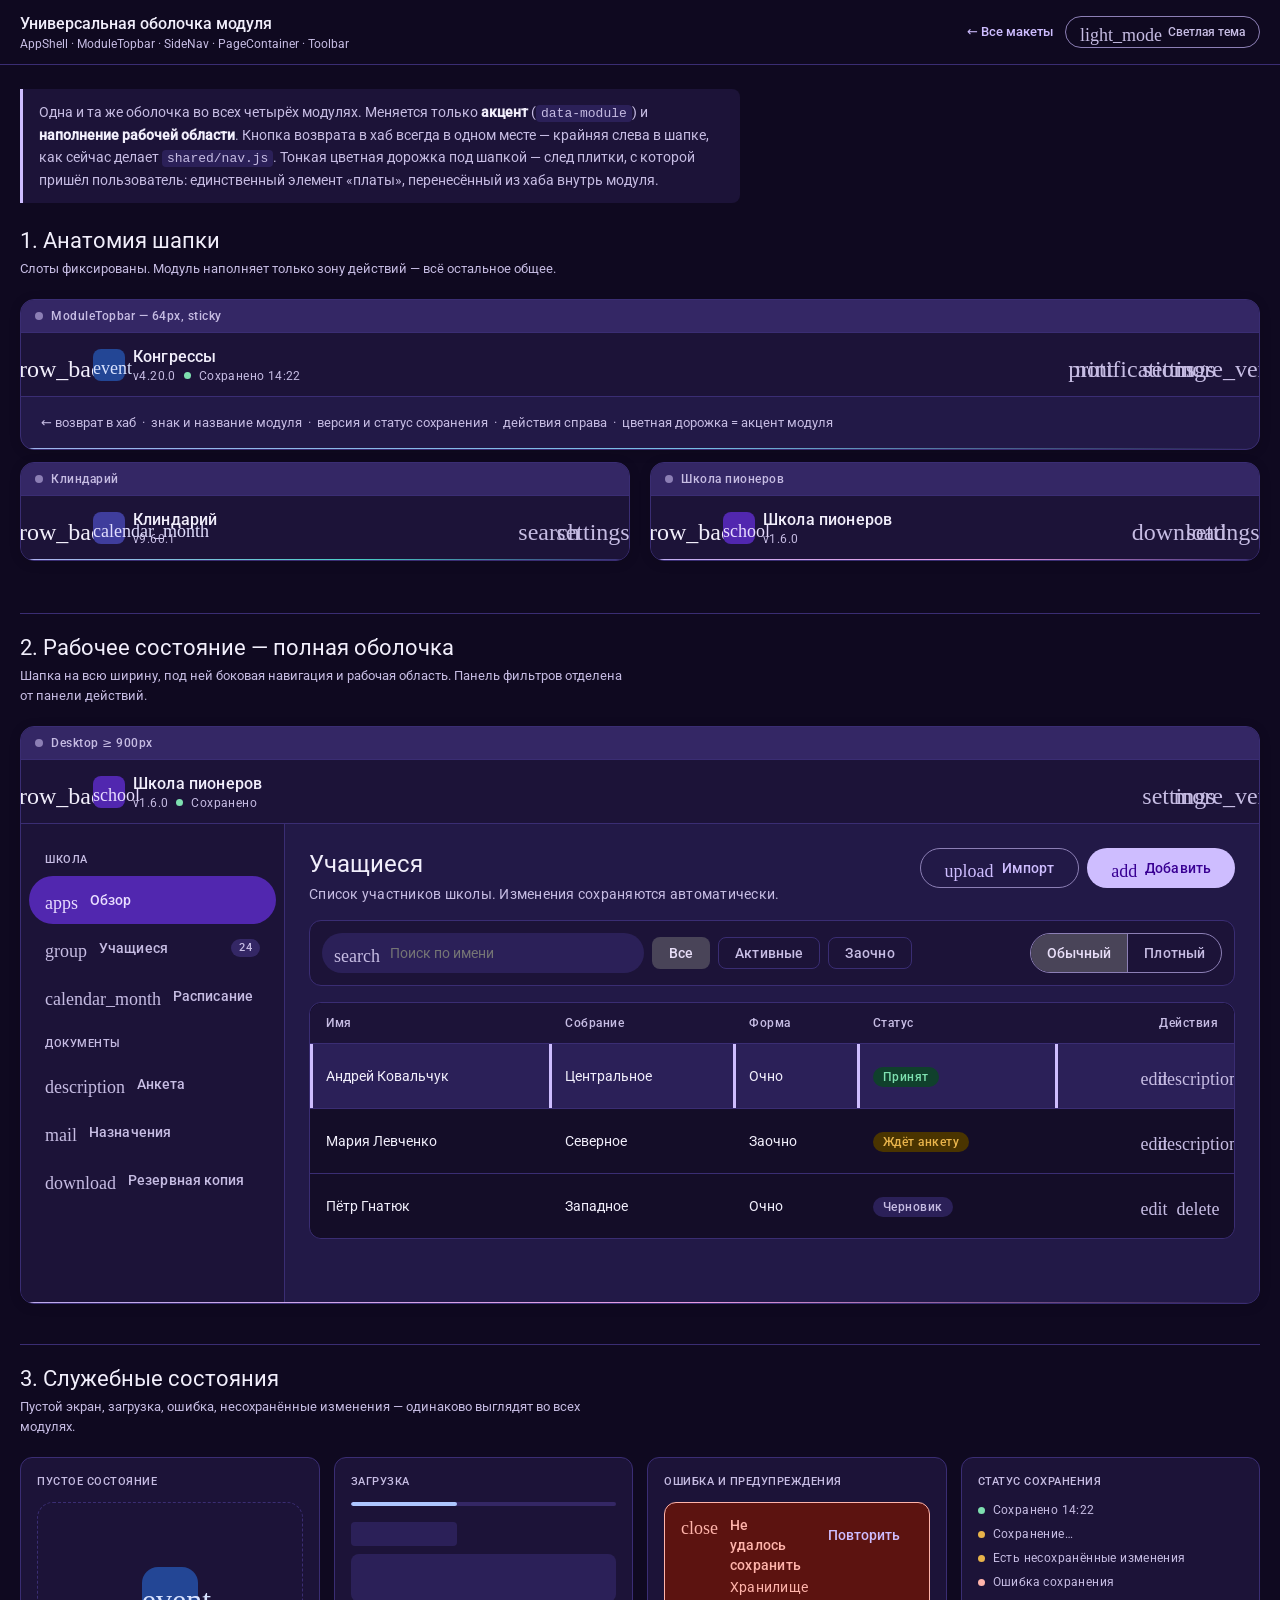
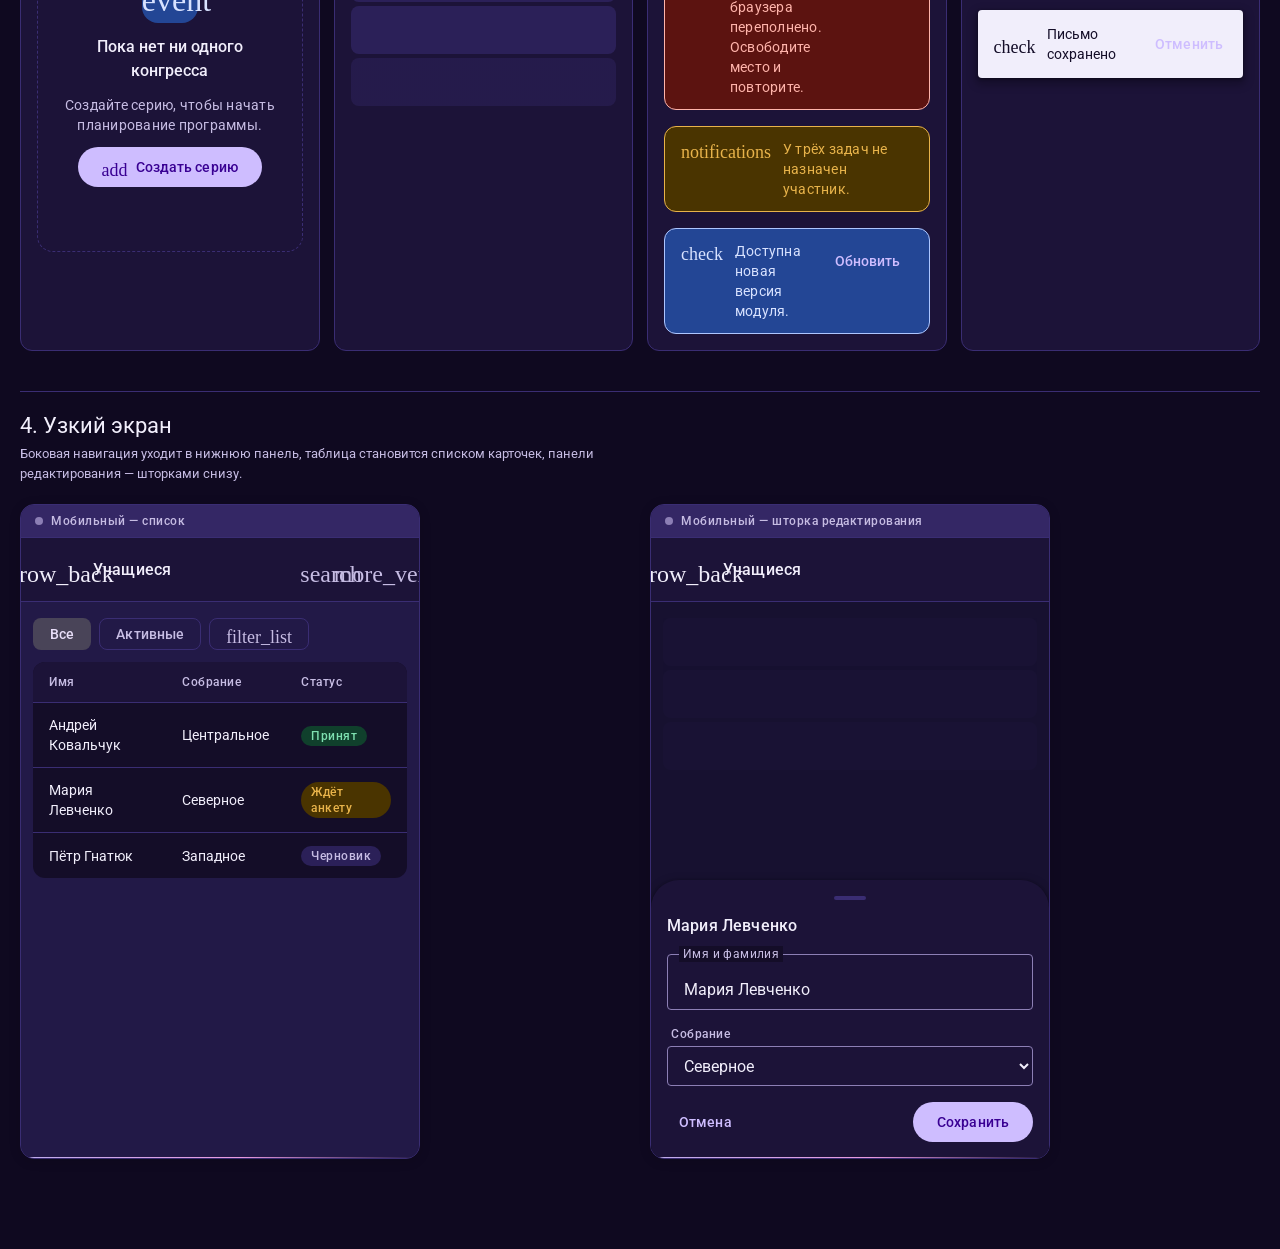
<file: docs/design-system/preview/shell.html>
<!DOCTYPE html>
<html lang="ru" data-theme="dark">
<head>
<meta charset="utf-8">
<meta name="viewport" content="width=device-width, initial-scale=1">
<title>Оболочка модуля — Circuit Workspace Design System</title>
<link rel="stylesheet" href="../../../shared/style.css">
<link rel="stylesheet" href="../proposed/cw-ui.css">
<link rel="stylesheet" href="preview.css">
</head>
<body class="pv">

<div class="pv-bar">
  <div>
    <p class="pv-bar__title">Универсальная оболочка модуля</p>
    <p class="pv-bar__sub">AppShell · ModuleTopbar · SideNav · PageContainer · Toolbar</p>
  </div>
  <span class="pv-bar__spacer"></span>
  <a href="index.html">← Все макеты</a>
  <button class="pv-toggle" id="themeBtn"><span class="md-icon md-icon-sm">light_mode</span> Светлая тема</button>
</div>

<div class="pv-wrap">

<p class="pv-note">
  Одна и та же оболочка во всех четырёх модулях. Меняется только <b>акцент</b>
  (<code>data-module</code>) и <b>наполнение рабочей области</b>. Кнопка возврата в хаб всегда
  в одном месте — крайняя слева в шапке, как сейчас делает <code>shared/nav.js</code>.
  Тонкая цветная дорожка под шапкой — след плитки, с которой пришёл пользователь:
  единственный элемент «платы», перенесённый из хаба внутрь модуля.
</p>

<h2 class="pv-h2">1. Анатомия шапки</h2>
<p class="pv-h2__sub">Слоты фиксированы. Модуль наполняет только зону действий — всё остальное общее.</p>

<div class="pv-frame">
  <div class="pv-frame__cap"><span class="pv-frame__dot"></span> ModuleTopbar — 64px, sticky</div>
  <div class="pv-frame__body" data-module="congress-project">
    <header class="md-topbar-v2">
      <a class="cw-home-btn" href="#" title="На главную"><span class="md-icon">arrow_back</span></a>
      <div class="md-topbar-v2__lead">
        <div class="md-topbar-v2__mark"><span class="md-icon md-icon-sm">event</span></div>
        <div class="md-topbar-v2__titles">
          <p class="md-topbar-v2__title">Конгрессы</p>
          <p class="md-topbar-v2__sub">
            <span>v4.20.0</span>
            <span class="md-savestatus" data-state="saved">Сохранено 14:22</span>
          </p>
        </div>
      </div>
      <span class="md-topbar-v2__spacer"></span>
      <div class="md-topbar-v2__actions">
        <button class="md-icon-btn" title="Печать"><span class="md-icon">print</span></button>
        <button class="md-icon-btn" title="Уведомления"><span class="md-icon">notifications</span></button>
        <button class="md-icon-btn" title="Настройки"><span class="md-icon">settings</span></button>
        <button class="md-icon-btn" title="Ещё"><span class="md-icon">more_vert</span></button>
      </div>
    </header>
    <div style="padding:16px 20px;font:400 13px/20px var(--md-font-family);color:var(--md-on-surface-variant)">
      ← возврат в хаб &nbsp;·&nbsp; знак и название модуля &nbsp;·&nbsp; версия и статус сохранения
      &nbsp;·&nbsp; действия справа &nbsp;·&nbsp; цветная дорожка = акцент модуля
    </div>
  </div>
</div>

<div class="pv-cols pv-cols--2">
  <div class="pv-frame">
    <div class="pv-frame__cap"><span class="pv-frame__dot"></span> Клиндарий</div>
    <div class="pv-frame__body" data-module="circuit-planner">
      <header class="md-topbar-v2">
        <a class="cw-home-btn" href="#"><span class="md-icon">arrow_back</span></a>
        <div class="md-topbar-v2__lead">
          <div class="md-topbar-v2__mark"><span class="md-icon md-icon-sm">calendar_month</span></div>
          <div class="md-topbar-v2__titles">
            <p class="md-topbar-v2__title">Клиндарий</p>
            <p class="md-topbar-v2__sub"><span>v9.60.1</span></p>
          </div>
        </div>
        <span class="md-topbar-v2__spacer"></span>
        <div class="md-topbar-v2__actions">
          <button class="md-icon-btn"><span class="md-icon">search</span></button>
          <button class="md-icon-btn"><span class="md-icon">settings</span></button>
        </div>
      </header>
    </div>
  </div>

  <div class="pv-frame">
    <div class="pv-frame__cap"><span class="pv-frame__dot"></span> Школа пионеров</div>
    <div class="pv-frame__body" data-module="pioneer-school">
      <header class="md-topbar-v2">
        <a class="cw-home-btn" href="#"><span class="md-icon">arrow_back</span></a>
        <div class="md-topbar-v2__lead">
          <div class="md-topbar-v2__mark"><span class="md-icon md-icon-sm">school</span></div>
          <div class="md-topbar-v2__titles">
            <p class="md-topbar-v2__title">Школа пионеров</p>
            <p class="md-topbar-v2__sub"><span>v1.6.0</span></p>
          </div>
        </div>
        <span class="md-topbar-v2__spacer"></span>
        <div class="md-topbar-v2__actions">
          <button class="md-icon-btn"><span class="md-icon">download</span></button>
          <button class="md-icon-btn"><span class="md-icon">settings</span></button>
        </div>
      </header>
    </div>
  </div>
</div>

<h2 class="pv-h2">2. Рабочее состояние — полная оболочка</h2>
<p class="pv-h2__sub">Шапка на всю ширину, под ней боковая навигация и рабочая область. Панель фильтров отделена от панели действий.</p>

<div class="pv-frame pv-frame--tall">
  <div class="pv-frame__cap"><span class="pv-frame__dot"></span> Desktop ≥ 900px</div>
  <div class="pv-frame__body">
    <div class="md-shell" data-module="pioneer-school">
      <header class="md-topbar-v2">
        <a class="cw-home-btn" href="#"><span class="md-icon">arrow_back</span></a>
        <div class="md-topbar-v2__lead">
          <div class="md-topbar-v2__mark"><span class="md-icon md-icon-sm">school</span></div>
          <div class="md-topbar-v2__titles">
            <p class="md-topbar-v2__title">Школа пионеров</p>
            <p class="md-topbar-v2__sub"><span>v1.6.0</span><span class="md-savestatus">Сохранено</span></p>
          </div>
        </div>
        <span class="md-topbar-v2__spacer"></span>
        <div class="md-topbar-v2__actions">
          <button class="md-icon-btn"><span class="md-icon">settings</span></button>
          <button class="md-icon-btn"><span class="md-icon">more_vert</span></button>
        </div>
      </header>

      <div class="md-shell__body">
        <nav class="md-sidenav">
          <div class="md-sidenav__group">Школа</div>
          <a class="md-sidenav__item active" href="#"><span class="md-icon md-icon-sm">apps</span> Обзор</a>
          <a class="md-sidenav__item" href="#"><span class="md-icon md-icon-sm">group</span> Учащиеся <span class="md-sidenav__badge">24</span></a>
          <a class="md-sidenav__item" href="#"><span class="md-icon md-icon-sm">calendar_month</span> Расписание</a>
          <div class="md-sidenav__group">Документы</div>
          <a class="md-sidenav__item" href="#"><span class="md-icon md-icon-sm">description</span> Анкета</a>
          <a class="md-sidenav__item" href="#"><span class="md-icon md-icon-sm">mail</span> Назначения</a>
          <a class="md-sidenav__item" href="#"><span class="md-icon md-icon-sm">download</span> Резервная копия</a>
        </nav>

        <div>
          <div class="md-page">
            <div class="md-page__header">
              <div>
                <h1 class="md-page__title">Учащиеся</h1>
                <p class="md-page__lede">Список участников школы. Изменения сохраняются автоматически.</p>
              </div>
              <div class="u-row">
                <button class="md-btn md-btn-outlined"><span class="md-icon md-icon-sm">upload</span> Импорт</button>
                <button class="md-btn md-btn-filled"><span class="md-icon md-icon-sm">add</span> Добавить</button>
              </div>
            </div>

            <div class="md-filterbar">
              <div class="md-search"><span class="md-icon md-icon-sm">search</span><input placeholder="Поиск по имени"></div>
              <button class="md-chip selected">Все</button>
              <button class="md-chip">Активные</button>
              <button class="md-chip">Заочно</button>
              <span class="u-spacer"></span>
              <div class="md-segmented">
                <button class="active">Обычный</button>
                <button>Плотный</button>
              </div>
            </div>

            <div class="md-table-wrap">
              <table class="md-table md-table--sticky md-table--cards">
                <thead><tr><th>Имя</th><th>Собрание</th><th>Форма</th><th>Статус</th><th style="text-align:right">Действия</th></tr></thead>
                <tbody>
                  <tr class="is-selected">
                    <td data-label="Имя">Андрей Ковальчук</td><td data-label="Собрание">Центральное</td>
                    <td data-label="Форма">Очно</td>
                    <td data-label="Статус"><span class="md-status md-status-success">Принят</span></td>
                    <td data-label="Действия"><div class="md-table__rowactions">
                      <button class="md-icon-btn"><span class="md-icon md-icon-sm">edit</span></button>
                      <button class="md-icon-btn"><span class="md-icon md-icon-sm">description</span></button>
                    </div></td>
                  </tr>
                  <tr>
                    <td data-label="Имя">Мария Левченко</td><td data-label="Собрание">Северное</td>
                    <td data-label="Форма">Заочно</td>
                    <td data-label="Статус"><span class="md-status md-status-important">Ждёт анкету</span></td>
                    <td data-label="Действия"><div class="md-table__rowactions">
                      <button class="md-icon-btn"><span class="md-icon md-icon-sm">edit</span></button>
                      <button class="md-icon-btn"><span class="md-icon md-icon-sm">description</span></button>
                    </div></td>
                  </tr>
                  <tr>
                    <td data-label="Имя">Пётр Гнатюк</td><td data-label="Собрание">Западное</td>
                    <td data-label="Форма">Очно</td>
                    <td data-label="Статус"><span class="md-status md-status-normal">Черновик</span></td>
                    <td data-label="Действия"><div class="md-table__rowactions">
                      <button class="md-icon-btn"><span class="md-icon md-icon-sm">edit</span></button>
                      <button class="md-icon-btn"><span class="md-icon md-icon-sm">delete</span></button>
                    </div></td>
                  </tr>
                </tbody>
              </table>
            </div>
          </div>
        </div>
      </div>
    </div>
  </div>
</div>

<h2 class="pv-h2">3. Служебные состояния</h2>
<p class="pv-h2__sub">Пустой экран, загрузка, ошибка, несохранённые изменения — одинаково выглядят во всех модулях.</p>

<div class="pv-states">
  <div class="pv-state" data-module="congress-project">
    <p class="pv-state__cap">Пустое состояние</p>
    <div class="md-emptystate">
      <div class="md-emptystate__icon"><span class="md-icon md-icon-lg">event</span></div>
      <p class="md-emptystate__title">Пока нет ни одного конгресса</p>
      <p class="md-emptystate__text">Создайте серию, чтобы начать планирование программы.</p>
      <button class="md-btn md-btn-filled"><span class="md-icon md-icon-sm">add</span> Создать серию</button>
    </div>
  </div>

  <div class="pv-state" data-module="congress-project">
    <p class="pv-state__cap">Загрузка</p>
    <div class="md-progress" style="margin-bottom:16px"><div class="md-progress__bar"></div></div>
    <div class="md-skeleton md-skeleton--title md-skeleton--line"></div>
    <div class="md-skeleton md-skeleton--row"></div>
    <div class="md-skeleton md-skeleton--row"></div>
    <div class="md-skeleton md-skeleton--row" style="opacity:.6"></div>
  </div>

  <div class="pv-state" data-module="congress-project">
    <p class="pv-state__cap">Ошибка и предупреждения</p>
    <div class="md-banner md-banner--error">
      <span class="md-icon md-icon-sm md-banner__icon">close</span>
      <div class="md-banner__body">
        <p class="md-banner__title">Не удалось сохранить</p>
        <div>Хранилище браузера переполнено. Освободите место и повторите.</div>
      </div>
      <div class="md-banner__actions"><button class="md-btn md-btn-text">Повторить</button></div>
    </div>
    <div class="md-banner md-banner--warn">
      <span class="md-icon md-icon-sm md-banner__icon">notifications</span>
      <div class="md-banner__body"><div>У трёх задач не назначен участник.</div></div>
    </div>
    <div class="md-banner md-banner--info" style="margin-bottom:0">
      <span class="md-icon md-icon-sm md-banner__icon">check</span>
      <div class="md-banner__body"><div>Доступна новая версия модуля.</div></div>
      <div class="md-banner__actions"><button class="md-btn md-btn-text">Обновить</button></div>
    </div>
  </div>

  <div class="pv-state" data-module="congress-project">
    <p class="pv-state__cap">Статус сохранения</p>
    <div class="u-stack-2">
      <span class="md-savestatus" data-state="saved">Сохранено 14:22</span>
      <span class="md-savestatus" data-state="saving">Сохранение…</span>
      <span class="md-savestatus" data-state="dirty">Есть несохранённые изменения</span>
      <span class="md-savestatus" data-state="error">Ошибка сохранения</span>
    </div>
    <div style="margin-top:20px">
      <span class="md-snackbar"><span class="md-icon md-icon-sm">check</span> Письмо сохранено <button class="md-btn md-btn-text" style="height:auto;padding:0 4px">Отменить</button></span>
    </div>
  </div>
</div>

<h2 class="pv-h2">4. Узкий экран</h2>
<p class="pv-h2__sub">Боковая навигация уходит в нижнюю панель, таблица становится списком карточек, панели редактирования — шторками снизу.</p>

<div class="pv-cols">
  <div class="pv-frame pv-frame--phone">
    <div class="pv-frame__cap"><span class="pv-frame__dot"></span> Мобильный — список</div>
    <div class="pv-frame__body">
      <div class="md-shell" data-module="pioneer-school" style="min-height:620px">
        <header class="md-topbar-v2">
          <a class="cw-home-btn" href="#"><span class="md-icon">arrow_back</span></a>
          <div class="md-topbar-v2__lead">
            <div class="md-topbar-v2__titles"><p class="md-topbar-v2__title">Учащиеся</p></div>
          </div>
          <span class="md-topbar-v2__spacer"></span>
          <button class="md-icon-btn"><span class="md-icon">search</span></button>
          <button class="md-icon-btn"><span class="md-icon">more_vert</span></button>
        </header>
        <div class="md-shell__body md-shell__body--full">
          <div>
            <div class="md-page" style="padding:16px 12px 8px">
              <div class="u-row" style="margin-bottom:12px">
                <button class="md-chip selected">Все</button>
                <button class="md-chip">Активные</button>
                <button class="md-chip"><span class="md-icon md-icon-sm">filter_list</span></button>
              </div>
              <table class="md-table md-table--cards">
                <thead><tr><th>Имя</th><th>Собрание</th><th>Статус</th></tr></thead>
                <tbody>
                  <tr><td data-label="Имя">Андрей Ковальчук</td><td data-label="Собрание">Центральное</td><td data-label="Статус"><span class="md-status md-status-success">Принят</span></td></tr>
                  <tr><td data-label="Имя">Мария Левченко</td><td data-label="Собрание">Северное</td><td data-label="Статус"><span class="md-status md-status-important">Ждёт анкету</span></td></tr>
                  <tr><td data-label="Имя">Пётр Гнатюк</td><td data-label="Собрание">Западное</td><td data-label="Статус"><span class="md-status md-status-normal">Черновик</span></td></tr>
                </tbody>
              </table>
            </div>
            <nav class="md-bottomnav">
              <a class="md-bottomnav__item active" href="#"><span class="md-bottomnav__ind"><span class="md-icon md-icon-sm">group</span></span>Учащиеся</a>
              <a class="md-bottomnav__item" href="#"><span class="md-bottomnav__ind"><span class="md-icon md-icon-sm">calendar_month</span></span>Расписание</a>
              <a class="md-bottomnav__item" href="#"><span class="md-bottomnav__ind"><span class="md-icon md-icon-sm">description</span></span>Документы</a>
              <a class="md-bottomnav__item" href="#"><span class="md-bottomnav__ind"><span class="md-icon md-icon-sm">settings</span></span>Ещё</a>
            </nav>
          </div>
        </div>
      </div>
    </div>
  </div>

  <div class="pv-frame pv-frame--phone">
    <div class="pv-frame__cap"><span class="pv-frame__dot"></span> Мобильный — шторка редактирования</div>
    <div class="pv-frame__body">
      <div class="md-shell" data-module="pioneer-school" style="min-height:620px;position:relative">
        <header class="md-topbar-v2">
          <a class="cw-home-btn" href="#"><span class="md-icon">arrow_back</span></a>
          <div class="md-topbar-v2__lead"><div class="md-topbar-v2__titles"><p class="md-topbar-v2__title">Учащиеся</p></div></div>
        </header>
        <div style="padding:16px 12px;opacity:.35">
          <div class="md-skeleton md-skeleton--row"></div>
          <div class="md-skeleton md-skeleton--row"></div>
          <div class="md-skeleton md-skeleton--row"></div>
        </div>
        <div style="position:absolute;inset:0;background:rgba(0,0,0,.32)"></div>
        <div style="position:absolute;left:0;right:0;bottom:0;background:var(--md-surface-container-low);border-radius:28px 28px 0 0;padding:16px;box-shadow:var(--md-elevation-3)">
          <div class="md-sheet__grabber" style="width:32px;height:4px;border-radius:999px;background:var(--md-outline-variant);margin:0 auto 14px"></div>
          <h3 class="md-formsection__title" style="margin-bottom:16px">Мария Левченко</h3>
          <div class="u-stack">
            <div class="md-field"><input id="pv-n" placeholder=" " value="Мария Левченко"><label for="pv-n">Имя и фамилия</label></div>
            <div class="md-field md-field-select"><label>Собрание</label><select><option>Северное</option></select></div>
            <div class="u-row">
              <button class="md-btn md-btn-text">Отмена</button>
              <span class="u-spacer"></span>
              <button class="md-btn md-btn-filled">Сохранить</button>
            </div>
          </div>
        </div>
      </div>
    </div>
  </div>
</div>

</div>

<script>
  const btn = document.getElementById('themeBtn');
  btn.addEventListener('click', () => {
    const el = document.documentElement;
    const dark = el.getAttribute('data-theme') === 'dark';
    el.setAttribute('data-theme', dark ? 'light' : 'dark');
    btn.innerHTML = dark
      ? '<span class="md-icon md-icon-sm">dark_mode</span> Тёмная тема'
      : '<span class="md-icon md-icon-sm">light_mode</span> Светлая тема';
  });
</script>
</body>
</html>
</file>
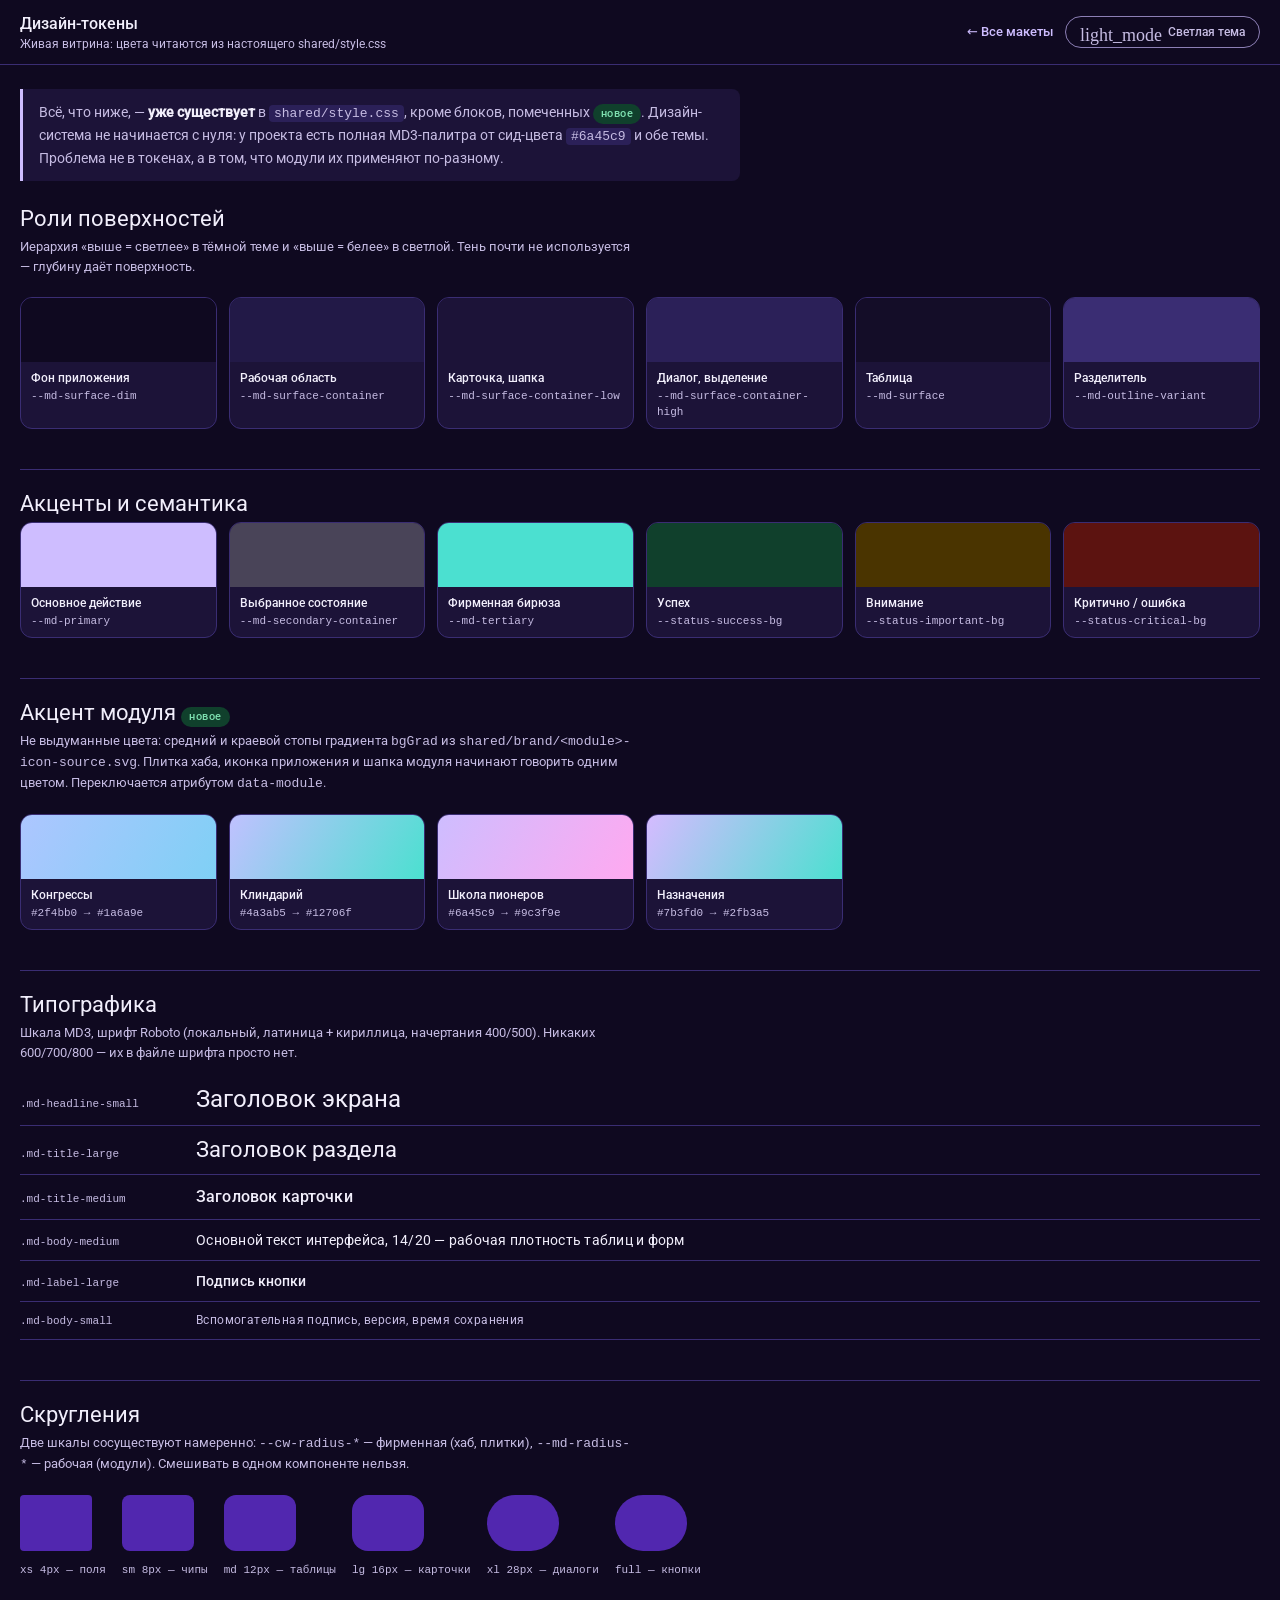
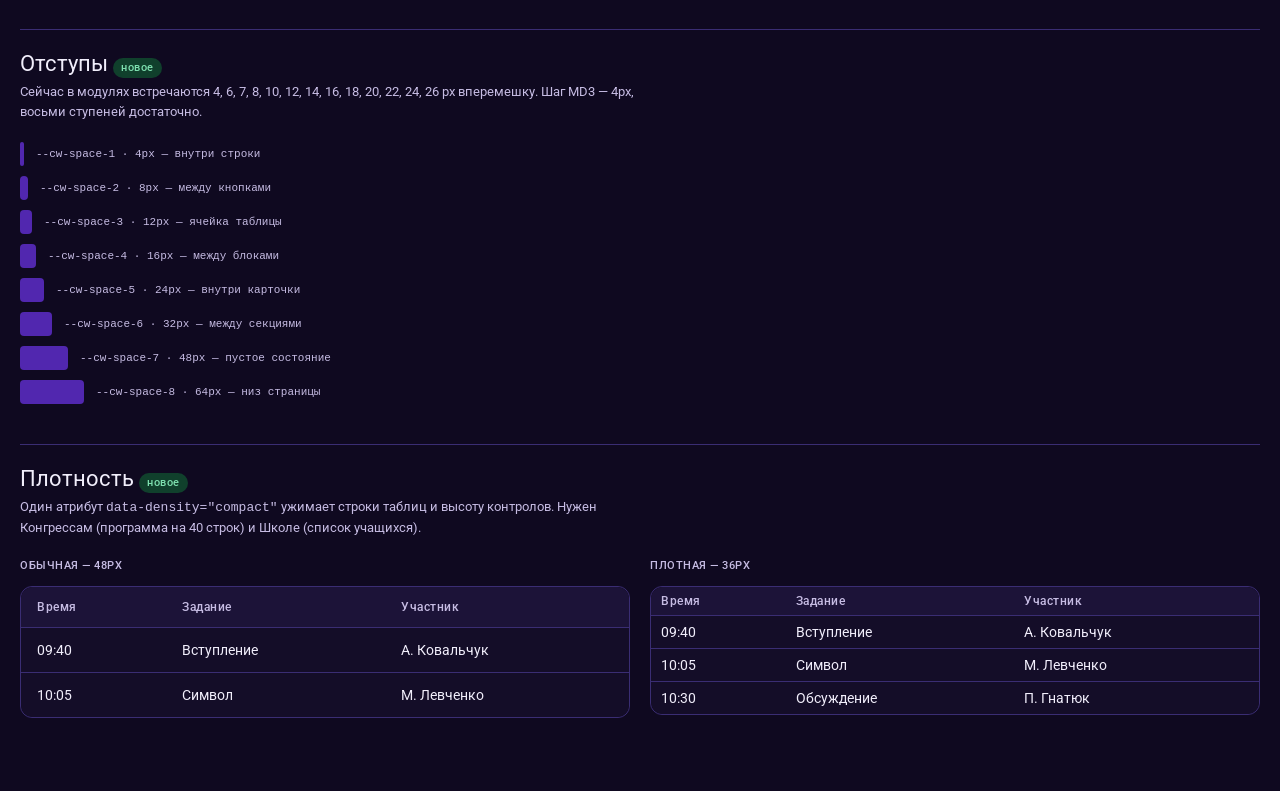
<file: docs/design-system/preview/tokens.html>
<!DOCTYPE html>
<html lang="ru" data-theme="dark">
<head>
<meta charset="utf-8">
<meta name="viewport" content="width=device-width, initial-scale=1">
<title>Токены — Circuit Workspace Design System</title>
<link rel="stylesheet" href="../../../shared/style.css">
<link rel="stylesheet" href="../proposed/cw-ui.css">
<link rel="stylesheet" href="preview.css">
</head>
<body class="pv">

<div class="pv-bar">
  <div>
    <p class="pv-bar__title">Дизайн-токены</p>
    <p class="pv-bar__sub">Живая витрина: цвета читаются из настоящего shared/style.css</p>
  </div>
  <span class="pv-bar__spacer"></span>
  <a href="index.html">← Все макеты</a>
  <button class="pv-toggle" id="themeBtn"><span class="md-icon md-icon-sm">light_mode</span> Светлая тема</button>
</div>

<div class="pv-wrap">

<p class="pv-note">
  Всё, что ниже, — <b>уже существует</b> в <code>shared/style.css</code>, кроме блоков,
  помеченных <span class="pv-tag pv-tag--new">новое</span>. Дизайн-система не начинается
  с нуля: у проекта есть полная MD3-палитра от сид-цвета <code>#6a45c9</code> и обе темы.
  Проблема не в токенах, а в том, что модули их применяют по-разному.
</p>

<h2 class="pv-h2">Роли поверхностей</h2>
<p class="pv-h2__sub">Иерархия «выше = светлее» в тёмной теме и «выше = белее» в светлой. Тень почти не используется — глубину даёт поверхность.</p>
<div class="pv-swatches">
  <div class="pv-swatch"><div class="pv-swatch__chip" style="background:var(--md-surface-dim)"></div><div class="pv-swatch__meta"><p class="pv-swatch__name">Фон приложения</p><p class="pv-swatch__val">--md-surface-dim</p></div></div>
  <div class="pv-swatch"><div class="pv-swatch__chip" style="background:var(--md-surface-container)"></div><div class="pv-swatch__meta"><p class="pv-swatch__name">Рабочая область</p><p class="pv-swatch__val">--md-surface-container</p></div></div>
  <div class="pv-swatch"><div class="pv-swatch__chip" style="background:var(--md-surface-container-low)"></div><div class="pv-swatch__meta"><p class="pv-swatch__name">Карточка, шапка</p><p class="pv-swatch__val">--md-surface-container-low</p></div></div>
  <div class="pv-swatch"><div class="pv-swatch__chip" style="background:var(--md-surface-container-high)"></div><div class="pv-swatch__meta"><p class="pv-swatch__name">Диалог, выделение</p><p class="pv-swatch__val">--md-surface-container-high</p></div></div>
  <div class="pv-swatch"><div class="pv-swatch__chip" style="background:var(--md-surface)"></div><div class="pv-swatch__meta"><p class="pv-swatch__name">Таблица</p><p class="pv-swatch__val">--md-surface</p></div></div>
  <div class="pv-swatch"><div class="pv-swatch__chip" style="background:var(--md-outline-variant)"></div><div class="pv-swatch__meta"><p class="pv-swatch__name">Разделитель</p><p class="pv-swatch__val">--md-outline-variant</p></div></div>
</div>

<h2 class="pv-h2">Акценты и семантика</h2>
<div class="pv-swatches">
  <div class="pv-swatch"><div class="pv-swatch__chip" style="background:var(--md-primary)"></div><div class="pv-swatch__meta"><p class="pv-swatch__name">Основное действие</p><p class="pv-swatch__val">--md-primary</p></div></div>
  <div class="pv-swatch"><div class="pv-swatch__chip" style="background:var(--md-secondary-container)"></div><div class="pv-swatch__meta"><p class="pv-swatch__name">Выбранное состояние</p><p class="pv-swatch__val">--md-secondary-container</p></div></div>
  <div class="pv-swatch"><div class="pv-swatch__chip" style="background:var(--md-tertiary)"></div><div class="pv-swatch__meta"><p class="pv-swatch__name">Фирменная бирюза</p><p class="pv-swatch__val">--md-tertiary</p></div></div>
  <div class="pv-swatch"><div class="pv-swatch__chip" style="background:var(--status-success-bg)"></div><div class="pv-swatch__meta"><p class="pv-swatch__name">Успех</p><p class="pv-swatch__val">--status-success-bg</p></div></div>
  <div class="pv-swatch"><div class="pv-swatch__chip" style="background:var(--status-important-bg)"></div><div class="pv-swatch__meta"><p class="pv-swatch__name">Внимание</p><p class="pv-swatch__val">--status-important-bg</p></div></div>
  <div class="pv-swatch"><div class="pv-swatch__chip" style="background:var(--status-critical-bg)"></div><div class="pv-swatch__meta"><p class="pv-swatch__name">Критично / ошибка</p><p class="pv-swatch__val">--status-critical-bg</p></div></div>
</div>

<h2 class="pv-h2">Акцент модуля <span class="pv-tag pv-tag--new">новое</span></h2>
<p class="pv-h2__sub">
  Не выдуманные цвета: средний и краевой стопы градиента <code>bgGrad</code> из
  <code>shared/brand/&lt;module&gt;-icon-source.svg</code>. Плитка хаба, иконка приложения
  и шапка модуля начинают говорить одним цветом. Переключается атрибутом <code>data-module</code>.
</p>
<div class="pv-swatches">
  <div class="pv-swatch" data-module="congress-project"><div class="pv-swatch__chip" style="background:linear-gradient(120deg,var(--cw-module),var(--cw-module-edge))"></div><div class="pv-swatch__meta"><p class="pv-swatch__name">Конгрессы</p><p class="pv-swatch__val">#2f4bb0 → #1a6a9e</p></div></div>
  <div class="pv-swatch" data-module="circuit-planner"><div class="pv-swatch__chip" style="background:linear-gradient(120deg,var(--cw-module),var(--cw-module-edge))"></div><div class="pv-swatch__meta"><p class="pv-swatch__name">Клиндарий</p><p class="pv-swatch__val">#4a3ab5 → #12706f</p></div></div>
  <div class="pv-swatch" data-module="pioneer-school"><div class="pv-swatch__chip" style="background:linear-gradient(120deg,var(--cw-module),var(--cw-module-edge))"></div><div class="pv-swatch__meta"><p class="pv-swatch__name">Школа пионеров</p><p class="pv-swatch__val">#6a45c9 → #9c3f9e</p></div></div>
  <div class="pv-swatch" data-module="appointments"><div class="pv-swatch__chip" style="background:linear-gradient(120deg,var(--cw-module),var(--cw-module-edge))"></div><div class="pv-swatch__meta"><p class="pv-swatch__name">Назначения</p><p class="pv-swatch__val">#7b3fd0 → #2fb3a5</p></div></div>
</div>

<h2 class="pv-h2">Типографика</h2>
<p class="pv-h2__sub">Шкала MD3, шрифт Roboto (локальный, латиница + кириллица, начертания 400/500). Никаких 600/700/800 — их в файле шрифта просто нет.</p>
<div class="pv-scale">
  <div class="pv-scale__row"><span class="pv-scale__tag">.md-headline-small</span><span class="md-headline-small">Заголовок экрана</span></div>
  <div class="pv-scale__row"><span class="pv-scale__tag">.md-title-large</span><span class="md-title-large">Заголовок раздела</span></div>
  <div class="pv-scale__row"><span class="pv-scale__tag">.md-title-medium</span><span class="md-title-medium">Заголовок карточки</span></div>
  <div class="pv-scale__row"><span class="pv-scale__tag">.md-body-medium</span><span class="md-body-medium">Основной текст интерфейса, 14/20 — рабочая плотность таблиц и форм</span></div>
  <div class="pv-scale__row"><span class="pv-scale__tag">.md-label-large</span><span class="md-label-large">Подпись кнопки</span></div>
  <div class="pv-scale__row"><span class="pv-scale__tag">.md-body-small</span><span class="md-body-small u-muted">Вспомогательная подпись, версия, время сохранения</span></div>
</div>

<h2 class="pv-h2">Скругления</h2>
<p class="pv-h2__sub">Две шкалы сосуществуют намеренно: <code>--cw-radius-*</code> — фирменная (хаб, плитки), <code>--md-radius-*</code> — рабочая (модули). Смешивать в одном компоненте нельзя.</p>
<div class="u-row" style="gap:16px;align-items:flex-end">
  <div><div style="width:72px;height:56px;background:var(--md-primary-container);border-radius:var(--md-radius-xs)"></div><p class="pv-spec__tag">xs 4px — поля</p></div>
  <div><div style="width:72px;height:56px;background:var(--md-primary-container);border-radius:var(--md-radius-sm)"></div><p class="pv-spec__tag">sm 8px — чипы</p></div>
  <div><div style="width:72px;height:56px;background:var(--md-primary-container);border-radius:var(--md-radius-md)"></div><p class="pv-spec__tag">md 12px — таблицы</p></div>
  <div><div style="width:72px;height:56px;background:var(--md-primary-container);border-radius:var(--md-radius-lg)"></div><p class="pv-spec__tag">lg 16px — карточки</p></div>
  <div><div style="width:72px;height:56px;background:var(--md-primary-container);border-radius:var(--md-radius-xl)"></div><p class="pv-spec__tag">xl 28px — диалоги</p></div>
  <div><div style="width:72px;height:56px;background:var(--md-primary-container);border-radius:var(--md-radius-full)"></div><p class="pv-spec__tag">full — кнопки</p></div>
</div>

<h2 class="pv-h2">Отступы <span class="pv-tag pv-tag--new">новое</span></h2>
<p class="pv-h2__sub">Сейчас в модулях встречаются 4, 6, 7, 8, 10, 12, 14, 16, 18, 20, 22, 24, 26 px вперемешку. Шаг MD3 — 4px, восьми ступеней достаточно.</p>
<div>
  <div class="pv-spec"><div class="pv-spec__box" style="width:var(--cw-space-1)"></div><span class="pv-spec__tag">--cw-space-1 · 4px — внутри строки</span></div>
  <div class="pv-spec"><div class="pv-spec__box" style="width:var(--cw-space-2)"></div><span class="pv-spec__tag">--cw-space-2 · 8px — между кнопками</span></div>
  <div class="pv-spec"><div class="pv-spec__box" style="width:var(--cw-space-3)"></div><span class="pv-spec__tag">--cw-space-3 · 12px — ячейка таблицы</span></div>
  <div class="pv-spec"><div class="pv-spec__box" style="width:var(--cw-space-4)"></div><span class="pv-spec__tag">--cw-space-4 · 16px — между блоками</span></div>
  <div class="pv-spec"><div class="pv-spec__box" style="width:var(--cw-space-5)"></div><span class="pv-spec__tag">--cw-space-5 · 24px — внутри карточки</span></div>
  <div class="pv-spec"><div class="pv-spec__box" style="width:var(--cw-space-6)"></div><span class="pv-spec__tag">--cw-space-6 · 32px — между секциями</span></div>
  <div class="pv-spec"><div class="pv-spec__box" style="width:var(--cw-space-7)"></div><span class="pv-spec__tag">--cw-space-7 · 48px — пустое состояние</span></div>
  <div class="pv-spec"><div class="pv-spec__box" style="width:var(--cw-space-8)"></div><span class="pv-spec__tag">--cw-space-8 · 64px — низ страницы</span></div>
</div>

<h2 class="pv-h2">Плотность <span class="pv-tag pv-tag--new">новое</span></h2>
<p class="pv-h2__sub">Один атрибут <code>data-density="compact"</code> ужимает строки таблиц и высоту контролов. Нужен Конгрессам (программа на 40 строк) и Школе (список учащихся).</p>
<div class="pv-cols pv-cols--2">
  <div>
    <p class="pv-state__cap">Обычная — 48px</p>
    <div class="md-table-wrap"><table class="md-table">
      <thead><tr><th>Время</th><th>Задание</th><th>Участник</th></tr></thead>
      <tbody><tr><td>09:40</td><td>Вступление</td><td>А. Ковальчук</td></tr>
      <tr><td>10:05</td><td>Символ</td><td>М. Левченко</td></tr></tbody>
    </table></div>
  </div>
  <div data-density="compact">
    <p class="pv-state__cap">Плотная — 36px</p>
    <div class="md-table-wrap"><table class="md-table">
      <thead><tr><th>Время</th><th>Задание</th><th>Участник</th></tr></thead>
      <tbody><tr><td>09:40</td><td>Вступление</td><td>А. Ковальчук</td></tr>
      <tr><td>10:05</td><td>Символ</td><td>М. Левченко</td></tr>
      <tr><td>10:30</td><td>Обсуждение</td><td>П. Гнатюк</td></tr></tbody>
    </table></div>
  </div>
</div>

</div>

<script>
  const btn = document.getElementById('themeBtn');
  btn.addEventListener('click', () => {
    const el = document.documentElement;
    const dark = el.getAttribute('data-theme') === 'dark';
    el.setAttribute('data-theme', dark ? 'light' : 'dark');
    btn.innerHTML = dark
      ? '<span class="md-icon md-icon-sm">dark_mode</span> Тёмная тема'
      : '<span class="md-icon md-icon-sm">light_mode</span> Светлая тема';
  });
</script>
</body>
</html>
</file>
<file: shared/style.css>
/* Circuit Workspace — shared design tokens & components
   Единый слой стилей для хаба и всех модулей.
   Подключать после собственных стилей модуля, если нужно точечно переопределить.

   ────────────────────────────────────────────────────────────────
   Структура файла:
     1. Шрифты (локальные, для офлайн-PWA)
     2. Фирменные токены --cw-* и компоненты .cw-*  — БЕЗ ИЗМЕНЕНИЙ
     3. Слой Material Design 3: токены --md-* и компоненты .md-*
   ────────────────────────────────────────────────────────────────
   MD3-палитра сгенерирована библиотекой Material Color Utilities
   от seed-цвета #6a45c9 — центрального цвета градиента логотипа
   (shared/brand/icon-source.svg, bgGrad 45%). Поверхности намеренно
   взяты не нейтрально-серые (как даёт алгоритм по умолчанию), а
   фиолетово-подкрашенные из фирменной палитры — MD3 это допускает
   через концепцию surface tint, и так сохраняется узнаваемость бренда.

   ВАЖНО: раздел 2 менять нельзя без проверки — от него зависят
   index.html хаба и index.html всех трёх модулей.
*/

/* ═══ 1. ШРИФТЫ ═══════════════════════════════════════════════ */
/* Roboto — латиница + кириллица, начертания 400/500 (шкала MD3).
   Material Symbols Outlined — сабсет только под используемые иконки.
   Без внешних CDN: PWA должно работать офлайн. */

@font-face {
  font-family: 'Roboto';
  font-style: normal; font-weight: 400; font-display: swap;
  src: url('./fonts/roboto-latin-400-normal.woff2') format('woff2');
  unicode-range: U+0000-00FF, U+0131, U+0152-0153, U+02BB-02BC, U+2000-206F;
}
@font-face {
  font-family: 'Roboto';
  font-style: normal; font-weight: 500; font-display: swap;
  src: url('./fonts/roboto-latin-500-normal.woff2') format('woff2');
  unicode-range: U+0000-00FF, U+0131, U+0152-0153, U+02BB-02BC, U+2000-206F;
}
@font-face {
  font-family: 'Roboto';
  font-style: normal; font-weight: 400; font-display: swap;
  src: url('./fonts/roboto-cyrillic-400-normal.woff2') format('woff2');
  unicode-range: U+0400-045F, U+0490-0491, U+04B0-04B1, U+2116;
}
@font-face {
  font-family: 'Roboto';
  font-style: normal; font-weight: 500; font-display: swap;
  src: url('./fonts/roboto-cyrillic-500-normal.woff2') format('woff2');
  unicode-range: U+0400-045F, U+0490-0491, U+04B0-04B1, U+2116;
}
/* Иконки в сабсете: home, calendar_month, school, settings, add, close,
   check, menu, chevron_right, search, event, mail, group, dark_mode,
   light_mode, delete, edit, description, apps, person, notifications,
   filter_list, print, more_vert, arrow_back, download, upload.
   Новую иконку — только через пересборку сабсета. */
@font-face {
  font-family: 'Material Symbols Outlined';
  font-style: normal; font-weight: 400; font-display: block;
  src: url('./fonts/material-symbols-outlined-subset.woff2') format('woff2');
}

/* ═══ 2. ФИРМЕННЫЙ СЛОЙ (без изменений) ══════════════════════ */

:root {
  /* --- Палитра: тёмная плата в тонах логотипа (icon-source.svg) ---
     Взято напрямую из градиента и акцентов иконки: bgGrad (#3d2470→#6a45c9→#2a3f8f),
     glow1 (#c9a3ff), боковые пятна (#a24bd6 фиолетовое, #4be0d0 бирюзовое). */
  --cw-bg:        #140d28;
  --cw-bg-raised: #1c1338;
  --cw-surface:   #221947;
  --cw-surface-2: #2b2058;
  --cw-line:      #3a2d73;
  --cw-line-soft: #291f52;

  --cw-text:      #f1eefb;
  --cw-text-dim:  #c6bce3;
  --cw-muted:     #8c7fb5;

  --cw-violet:     #8a5cf6;
  --cw-violet-dim: #6a45c9;
  --cw-lavender:   #c9a3ff;
  --cw-indigo:     #2a3f8f;
  --cw-magenta:    #a24bd6;
  --cw-teal:      #4be0d0;
  --cw-teal-dim:  #2fb3a5;
  --cw-amber:     #e8b34a;
  --cw-red:       #e2634f;

  --cw-radius-sm: 8px;
  --cw-radius:    14px;
  --cw-radius-lg: 20px;

  --cw-shadow: 0 8px 30px rgba(0, 0, 0, 0.35);
  --cw-shadow-sm: 0 2px 10px rgba(0, 0, 0, 0.25);

  --cw-font-display: "Segoe UI", "Helvetica Neue", system-ui, -apple-system, sans-serif;
  --cw-font-body: system-ui, -apple-system, "Segoe UI", Roboto, sans-serif;
  --cw-font-mono: "SFMono-Regular", Consolas, "Liberation Mono", Menlo, monospace;
}

* { box-sizing: border-box; }

body.cw-root {
  margin: 0;
  background: var(--cw-bg);
  color: var(--cw-text);
  font-family: var(--cw-font-body);
  -webkit-font-smoothing: antialiased;
}

/* --- Фоновая текстура: едва заметная плата --- */
.cw-board-bg {
  position: fixed;
  inset: 0;
  z-index: 0;
  pointer-events: none;
  background-image:
    linear-gradient(var(--cw-line-soft) 1px, transparent 1px),
    linear-gradient(90deg, var(--cw-line-soft) 1px, transparent 1px);
  background-size: 42px 42px;
  opacity: 0.35;
  mask-image: radial-gradient(ellipse at 50% 0%, black 0%, transparent 75%);
}

/* --- Компонент: карточка / плитка модуля --- */
.cw-card {
  background: var(--cw-surface);
  border: 1px solid var(--cw-line);
  border-radius: var(--cw-radius);
  box-shadow: var(--cw-shadow-sm);
  transition: transform 0.18s ease, border-color 0.18s ease, box-shadow 0.18s ease;
}

.cw-card:hover {
  transform: translateY(-3px);
  border-color: var(--cw-violet-dim);
  box-shadow: var(--cw-shadow);
}

/* --- Компонент: кнопка --- */
.cw-btn {
  display: inline-flex;
  align-items: center;
  gap: 8px;
  padding: 10px 18px;
  border-radius: var(--cw-radius-sm);
  border: 1px solid var(--cw-line);
  background: var(--cw-surface-2);
  color: var(--cw-text);
  font-family: var(--cw-font-body);
  font-size: 14px;
  font-weight: 600;
  cursor: pointer;
  text-decoration: none;
  transition: background 0.15s ease, border-color 0.15s ease;
}
.cw-btn:hover { background: var(--cw-line); border-color: var(--cw-violet-dim); }
.cw-btn--accent {
  background: var(--cw-violet);
  border-color: var(--cw-violet);
  color: #ffffff;
}
.cw-btn--accent:hover { background: var(--cw-violet-dim); border-color: var(--cw-violet-dim); color: #ffffff; }

/* --- Компонент: значок статуса (badge) --- */
.cw-badge {
  display: inline-flex;
  align-items: center;
  gap: 6px;
  padding: 3px 10px;
  border-radius: 999px;
  font-size: 11px;
  font-weight: 600;
  letter-spacing: 0.02em;
  border: 1px solid var(--cw-line);
  background: var(--cw-surface-2);
  color: var(--cw-muted);
}
.cw-badge--live { color: #ffffff; background: var(--cw-violet); border-color: var(--cw-violet); }
.cw-badge--soon { color: var(--cw-amber); background: transparent; border-color: var(--cw-magenta); }

/* --- Кнопка "Назад в хаб" в шапке модуля (shared/nav.js) --------------------
   Основной вариант: ведущий слот верхней панели, как в Material Design 3.
   Цвет не задаётся жёстко — наследуется от шапки модуля, поэтому кнопка
   одинаково читается и на светлом топбаре Конгрессов, и на тёмном
   сайдбаре Школы пионеров. Подложка при наведении — нейтральный серый
   с прозрачностью (state layer), он работает на любом фоне. */
.cw-home-btn {
  flex: 0 0 auto;
  align-self: center;
  display: inline-flex;
  align-items: center;
  justify-content: center;
  width: 40px;
  height: 40px;
  margin-right: 4px;
  padding: 0;
  border: 0;
  border-radius: 50%;
  background: transparent;
  color: inherit;
  text-decoration: none;
  cursor: pointer;
  -webkit-tap-highlight-color: transparent;
  transition: background 0.15s ease;
}
.cw-home-btn:hover { background: rgba(127, 127, 127, 0.18); }
.cw-home-btn:active { background: rgba(127, 127, 127, 0.28); }
.cw-home-btn:focus-visible { outline: 2px solid currentColor; outline-offset: 2px; }
.cw-home-btn svg { display: block; }

/* Школа пионеров: слот — вертикальная колонка сайдбара, поэтому кнопку
   нельзя растягивать по ширине и нужен отступ снизу от блока с логотипом. */
.cw-home-btn--sidebar {
  align-self: flex-start;
  margin: 0 0 14px;
}

/* Сенсорная цель на мобильных — не меньше рекомендованных MD3 48px. */
@media (max-width: 767px) {
  .cw-home-btn { width: 44px; height: 44px; }
}

@media print {
  .cw-home-btn { display: none !important; }
}

/* --- Плавающая кнопка "На главную" (shared/nav.js) — запасной вариант -------
   Используется только если shared/nav.js не нашёл подходящей шапки
   (например, в новом модуле без топбара). Не удалять. */
.cw-home-fab {
  position: fixed;
  right: 18px;
  bottom: 18px;
  z-index: 2000;
  width: 50px;
  height: 50px;
  border-radius: 50%;
  display: flex;
  align-items: center;
  justify-content: center;
  background: var(--cw-violet, #6a45c9);
  color: #ffffff;
  box-shadow: 0 6px 20px rgba(0, 0, 0, 0.35);
  text-decoration: none;
  transition: transform 0.15s ease, background 0.15s ease, box-shadow 0.15s ease;
}
.cw-home-fab:hover {
  background: var(--cw-violet-dim, #6a45c9);
  transform: translateY(-2px);
  box-shadow: 0 10px 26px rgba(0, 0, 0, 0.4);
}
.cw-home-fab:active { transform: translateY(0); }
.cw-home-fab svg { display: block; }

/* Модули со своей нижней мобильной навигацией (класс на <body>) —
   поднимаем кнопку выше неё, чтобы не перекрывать. */
@media (max-width: 767px) {
  body.cw-has-bottom-nav .cw-home-fab { bottom: 84px; }
}

@media print {
  .cw-home-fab { display: none !important; }
}

/* --- Утилиты --- */
.cw-muted { color: var(--cw-muted); }
.cw-mono { font-family: var(--cw-font-mono); }
.cw-container { max-width: 1080px; margin: 0 auto; padding: 0 24px; }

@media (prefers-reduced-motion: reduce) {
  .cw-card { transition: none; }
}

/* ═══ 3. СЛОЙ MATERIAL DESIGN 3 ══════════════════════════════ */
/* Новый слой. Существующие .cw-* классы он не переопределяет —
   модули переводятся на .md-* постепенно, по одному. */

:root {
  --md-font-family: 'Roboto', system-ui, -apple-system, sans-serif;

  /* Акцентные роли (тёмная схема от seed #6a45c9, согласована
     с фирменной лавандой --cw-lavender #c9a3ff) */
  --md-primary: #cebdff;
  --md-on-primary: #390093;
  --md-primary-container: #5127af;
  --md-on-primary-container: #e8ddff;
  --md-inverse-primary: #6944c8;

  --md-secondary: #cbc3dc;
  --md-on-secondary: #332d41;
  --md-secondary-container: #494458;
  --md-on-secondary-container: #e8def8;

  /* Tertiary — фирменная бирюза из логотипа вместо алгоритмического розового */
  --md-tertiary: #4be0d0;
  --md-on-tertiary: #00382f;
  --md-tertiary-container: #2fb3a5;
  --md-on-tertiary-container: #002019;

  --md-error: #ffb4ab;
  --md-on-error: #690005;
  --md-error-container: #93000a;
  --md-on-error-container: #ffb4ab;

  /* Поверхности — фирменные фиолетовые, разложенные по ролям MD3 */
  --md-background: var(--cw-bg);
  --md-on-background: var(--cw-text);
  --md-surface: var(--cw-bg);
  --md-on-surface: var(--cw-text);
  --md-surface-dim: #0f0920;
  --md-surface-bright: #3a2d73;
  --md-surface-container-lowest: #0f0920;
  --md-surface-container-low: var(--cw-bg-raised);
  --md-surface-container: var(--cw-surface);
  --md-surface-container-high: var(--cw-surface-2);
  --md-surface-container-highest: #342765;
  --md-surface-variant: var(--cw-line-soft);
  --md-on-surface-variant: var(--cw-text-dim);
  --md-outline: var(--cw-muted);
  --md-outline-variant: var(--cw-line);
  --md-inverse-surface: var(--cw-text);
  --md-inverse-on-surface: var(--cw-bg);
  --md-scrim: #000000;
  --md-shadow: #000000;

  /* Статусная семантика проекта (critical/important/normal —
     приоритеты из модели данных Клиндария; не роль MD3) */
  --status-critical: #ffb4ab;
  --status-critical-bg: #5c1310;
  --status-important: var(--cw-amber);
  --status-important-bg: #4a3400;
  --status-normal: var(--cw-text-dim);
  --status-normal-bg: var(--cw-surface-2);
  --status-success: #7ee0b0;
  --status-success-bg: #10402c;

  /* State layers */
  --md-state-hover: 0.08;
  --md-state-focus: 0.12;
  --md-state-pressed: 0.12;

  /* Shape scale (официальная MD3) */
  --md-radius-xs: 4px;
  --md-radius-sm: 8px;
  --md-radius-md: 12px;
  --md-radius-lg: 16px;
  --md-radius-xl: 28px;
  --md-radius-full: 999px;

  /* Elevation */
  --md-elevation-1: 0px 1px 2px rgba(0,0,0,0.40), 0px 1px 3px 1px rgba(0,0,0,0.25);
  --md-elevation-2: 0px 1px 2px rgba(0,0,0,0.40), 0px 2px 6px 2px rgba(0,0,0,0.25);
  --md-elevation-3: 0px 1px 3px rgba(0,0,0,0.40), 0px 4px 8px 3px rgba(0,0,0,0.25);

  /* Motion */
  --md-dur-short: 100ms;
  --md-dur-medium: 200ms;
  --md-ease-standard: cubic-bezier(0.2, 0, 0, 1);
}

/* Светлая тема — на случай, если модуль её поддерживает
   (Клиндарий имеет собственный переключатель data-theme). */
[data-theme="light"] {
  --md-primary: #6944c8;
  --md-on-primary: #ffffff;
  --md-primary-container: #e8ddff;
  --md-on-primary-container: #21005d;
  --md-inverse-primary: #cebdff;

  --md-secondary: #615b71;
  --md-on-secondary: #ffffff;
  --md-secondary-container: #e8def8;
  --md-on-secondary-container: #1d192b;

  --md-tertiary: #2fb3a5;
  --md-on-tertiary: #ffffff;
  --md-tertiary-container: #a8f2e6;
  --md-on-tertiary-container: #00201b;

  --md-error: #ba1a1a;
  --md-on-error: #ffffff;
  --md-error-container: #ffdad6;
  --md-on-error-container: #410002;

  --md-background: #fffbff;
  --md-on-background: #1c1b1e;
  --md-surface: #fdf8fd;
  --md-on-surface: #1c1b1e;
  --md-surface-dim: #ddd8dd;
  --md-surface-bright: #fdf8fd;
  --md-surface-container-lowest: #ffffff;
  --md-surface-container-low: #f7f2f7;
  --md-surface-container: #f1ecf1;
  --md-surface-container-high: #ece7eb;
  --md-surface-container-highest: #e6e1e6;
  --md-surface-variant: #e6e0ec;
  --md-on-surface-variant: #49454e;
  --md-outline: #7a757f;
  --md-outline-variant: #cac4cf;
  --md-inverse-surface: #313033;
  --md-inverse-on-surface: #f4eff4;

  --status-critical: #ba1a1a;
  --status-critical-bg: #ffdad6;
  --status-important: #825500;
  --status-important-bg: #ffdea6;
  --status-normal: #49454e;
  --status-normal-bg: #e6e0ec;
  --status-success: #206b4b;
  --status-success-bg: #b7f0d2;
}

/* --- Типографическая шкала MD3 --- */
.md-display-large  { font: 400 57px/64px var(--md-font-family); letter-spacing: -0.25px; margin: 0; }
.md-display-medium { font: 400 45px/52px var(--md-font-family); letter-spacing: 0; margin: 0; }
.md-display-small  { font: 400 36px/44px var(--md-font-family); letter-spacing: 0; margin: 0; }
.md-headline-large  { font: 400 32px/40px var(--md-font-family); letter-spacing: 0; margin: 0; }
.md-headline-medium { font: 400 28px/36px var(--md-font-family); letter-spacing: 0; margin: 0; }
.md-headline-small  { font: 400 24px/32px var(--md-font-family); letter-spacing: 0; margin: 0; }
.md-title-large  { font: 400 22px/28px var(--md-font-family); letter-spacing: 0; margin: 0; }
.md-title-medium { font: 500 16px/24px var(--md-font-family); letter-spacing: 0.15px; margin: 0; }
.md-title-small  { font: 500 14px/20px var(--md-font-family); letter-spacing: 0.1px; margin: 0; }
.md-body-large  { font: 400 16px/24px var(--md-font-family); letter-spacing: 0.5px; margin: 0; }
.md-body-medium { font: 400 14px/20px var(--md-font-family); letter-spacing: 0.25px; margin: 0; }
.md-body-small  { font: 400 12px/16px var(--md-font-family); letter-spacing: 0.4px; margin: 0; }
.md-label-large  { font: 500 14px/20px var(--md-font-family); letter-spacing: 0.1px; margin: 0; }
.md-label-medium { font: 500 12px/16px var(--md-font-family); letter-spacing: 0.5px; margin: 0; }
.md-label-small  { font: 500 11px/16px var(--md-font-family); letter-spacing: 0.5px; margin: 0; }

/* --- Иконки --- */
.md-icon {
  font-family: 'Material Symbols Outlined';
  font-weight: normal; font-style: normal;
  font-size: 24px; line-height: 1;
  letter-spacing: normal; text-transform: none;
  display: inline-block; white-space: nowrap;
  word-wrap: normal; direction: ltr;
  font-feature-settings: 'liga';
  -webkit-font-smoothing: antialiased;
  vertical-align: middle;
}
.md-icon.md-icon-sm { font-size: 18px; }
.md-icon.md-icon-lg { font-size: 32px; }

/* --- State layer --- */
.md-state-layer { position: relative; overflow: hidden; }
.md-state-layer::after {
  content: ""; position: absolute; inset: 0;
  background: currentColor; opacity: 0; pointer-events: none;
  transition: opacity var(--md-dur-short) var(--md-ease-standard);
}
.md-state-layer:hover::after { opacity: var(--md-state-hover); }
.md-state-layer:focus-visible::after { opacity: var(--md-state-focus); }
.md-state-layer:active::after { opacity: var(--md-state-pressed); }

/* --- Кнопки (5 типов MD3 + деструктивная) --- */
.md-btn {
  height: 40px; padding: 0 24px;
  border-radius: var(--md-radius-full);
  border: none;
  font: 500 14px/20px var(--md-font-family);
  letter-spacing: 0.1px;
  cursor: pointer;
  display: inline-flex; align-items: center; justify-content: center; gap: 8px;
  color: inherit;
}
.md-btn-elevated { background: var(--md-surface-container-low); color: var(--md-primary); box-shadow: var(--md-elevation-1); }
.md-btn-filled   { background: var(--md-primary); color: var(--md-on-primary); }
.md-btn-tonal    { background: var(--md-secondary-container); color: var(--md-on-secondary-container); }
.md-btn-outlined { background: transparent; color: var(--md-primary); border: 1px solid var(--md-outline); }
.md-btn-text     { background: transparent; color: var(--md-primary); padding: 0 12px; }
.md-btn-danger   { background: var(--md-error); color: var(--md-on-error); }
.md-btn-full     { width: 100%; }

.md-icon-btn {
  width: 40px; height: 40px;
  border-radius: var(--md-radius-full);
  border: none; background: transparent;
  color: var(--md-on-surface-variant);
  display: inline-flex; align-items: center; justify-content: center;
  cursor: pointer;
}
.md-icon-btn.selected { background: var(--md-secondary-container); color: var(--md-on-secondary-container); }

.md-fab {
  position: fixed; right: 24px; bottom: 24px;
  width: 56px; height: 56px;
  border-radius: var(--md-radius-lg);
  background: var(--md-primary-container);
  color: var(--md-on-primary-container);
  border: none; box-shadow: var(--md-elevation-3);
  display: flex; align-items: center; justify-content: center;
  cursor: pointer; z-index: 20;
}
.md-fab-extended { width: auto; padding: 0 20px 0 16px; gap: 8px; font: 500 14px/20px var(--md-font-family); letter-spacing: 0.1px; }
/* Не сталкиваемся с общей кнопкой "На главную" (.cw-home-fab справа снизу) */
.md-fab { right: 84px; }
@media (max-width: 767px) {
  body.cw-has-bottom-nav .md-fab { bottom: 84px; }
}

/* --- Карточки (уровни через surface-container, не через тень) --- */
.md-card { background: var(--md-surface-container-low); border-radius: var(--md-radius-lg); padding: 16px; }
.md-card.md-card-filled   { background: var(--md-surface-container-highest); }
.md-card.md-card-outlined { background: var(--md-surface); border: 1px solid var(--md-outline-variant); }
.md-card.md-card-elevated { background: var(--md-surface-container-low); box-shadow: var(--md-elevation-1); }

/* --- Поля ввода: Outlined text field, 56px, floating label --- */
.md-field { position: relative; height: 56px; }
.md-field input, .md-field select, .md-field textarea {
  width: 100%; height: 56px;
  border-radius: var(--md-radius-xs);
  border: 1px solid var(--md-outline);
  background: transparent;
  color: var(--md-on-surface);
  padding: 20px 16px 6px;
  font: 400 16px/24px var(--md-font-family);
}
.md-field textarea { height: auto; min-height: 96px; padding-top: 24px; resize: vertical; }
.md-field label {
  position: absolute; left: 12px; top: 18px;
  padding: 0 4px;
  background: var(--md-surface);
  color: var(--md-on-surface-variant);
  font: 400 16px/16px var(--md-font-family);
  transition: all var(--md-dur-short) var(--md-ease-standard);
  pointer-events: none;
}
.md-field input:focus, .md-field select:focus, .md-field textarea:focus {
  outline: none; border: 2px solid var(--md-primary);
}
/* Floating label — только input/textarea: псевдокласс :placeholder-shown
   спецификацией для <select> не определён и там работать не будет. */
.md-field input:focus ~ label,
.md-field input:not(:placeholder-shown) ~ label,
.md-field textarea:focus ~ label,
.md-field textarea:not(:placeholder-shown) ~ label {
  top: -8px; font-size: 12px; line-height: 16px; letter-spacing: 0.4px;
}
.md-field input:focus ~ label, .md-field textarea:focus ~ label { color: var(--md-primary); }

/* Select — статичный лейбл сверху (MD3 Dropdown menu) */
.md-field-select { height: auto; }
.md-field-select label {
  position: static; display: block; background: none;
  font: 500 12px/16px var(--md-font-family); letter-spacing: 0.5px;
  margin-bottom: 4px;
}
.md-field-select select { height: 40px; padding: 0 12px; }

/* Состояние ошибки */
.md-field.error input, .md-field.error select, .md-field.error textarea { border-color: var(--md-error); }
.md-field.error label { color: var(--md-error); }
.md-field-error-text { font: 400 12px/16px var(--md-font-family); letter-spacing: 0.4px; color: var(--md-error); margin-top: 4px; }

/* --- Чипы --- */
.md-chip {
  display: inline-flex; align-items: center; gap: 6px;
  height: 32px; padding: 0 16px;
  border-radius: var(--md-radius-sm);
  border: 1px solid var(--md-outline-variant);
  background: transparent;
  color: var(--md-on-surface-variant);
  font: 500 14px/20px var(--md-font-family); letter-spacing: 0.1px;
  cursor: pointer;
}
.md-chip.selected { background: var(--md-secondary-container); color: var(--md-on-secondary-container); border-color: transparent; }
.md-chip-full { width: 100%; justify-content: flex-start; }

/* --- Статус-бейджи --- */
.md-status { display: inline-block; padding: 2px 10px; border-radius: var(--md-radius-full); font: 500 12px/16px var(--md-font-family); letter-spacing: 0.5px; }
.md-status-critical  { background: var(--status-critical-bg);  color: var(--status-critical); }
.md-status-important { background: var(--status-important-bg); color: var(--status-important); }
.md-status-normal    { background: var(--status-normal-bg);    color: var(--status-normal); }
.md-status-success   { background: var(--status-success-bg);   color: var(--status-success); }

/* --- Таблицы --- */
.md-table { width: 100%; border-collapse: collapse; font: 400 14px/20px var(--md-font-family); background: var(--md-surface); border-radius: var(--md-radius-md); overflow: hidden; }
.md-table th {
  text-align: left; font: 500 12px/16px var(--md-font-family); letter-spacing: 0.5px;
  color: var(--md-on-surface-variant); background: var(--md-surface-container-low);
  padding: 12px 16px; border-bottom: 1px solid var(--md-outline-variant);
}
.md-table td { padding: 12px 16px; border-bottom: 1px solid var(--md-outline-variant); color: var(--md-on-surface); }
.md-table tr:last-child td { border-bottom: none; }
.md-table tr:hover td { background: var(--md-surface-container); }

/* --- Списки --- */
.md-list { list-style: none; margin: 0; padding: 0; }
.md-list-item { display: flex; align-items: center; gap: 12px; padding: 12px 16px; border-radius: var(--md-radius-sm); cursor: pointer; color: var(--md-on-surface); }
.md-list-item:hover { background: var(--md-surface-container); }
.md-list-item.active { background: var(--md-secondary-container); color: var(--md-on-secondary-container); }

/* --- Пустое состояние --- */
.md-empty {
  padding: 24px;
  border: 1px dashed var(--md-outline-variant);
  border-radius: var(--md-radius-md);
  color: var(--md-on-surface-variant);
  text-align: center;
  font: 400 14px/20px var(--md-font-family); letter-spacing: 0.25px;
}

/* --- Диалоги --- */
.md-dialog { border: none; border-radius: var(--md-radius-xl); padding: 0; box-shadow: var(--md-elevation-3); background: var(--md-surface-container-high); color: var(--md-on-surface); }
.md-dialog::backdrop { background: rgba(0,0,0,0.32); }
.md-dialog-head { padding: 24px 24px 16px; }
.md-dialog-body { padding: 0 24px 24px; }
.md-dialog-actions { display: flex; justify-content: flex-end; gap: 8px; padding: 0 24px 24px; }

/* --- Уведомления --- */
.md-snackbar {
  background: var(--md-inverse-surface); color: var(--md-inverse-on-surface);
  padding: 14px 16px; border-radius: var(--md-radius-xs);
  font: 400 14px/20px var(--md-font-family);
  display: inline-flex; align-items: center; gap: 12px;
  box-shadow: var(--md-elevation-3);
}

/* --- Навигация --- */
.md-topbar {
  display: flex; align-items: center; justify-content: space-between; gap: 16px;
  height: 64px; padding: 0 16px;
  background: var(--md-surface-container-low);
  position: sticky; top: 0; z-index: 10;
}
.md-nav-rail { width: 80px; flex-shrink: 0; background: var(--md-surface-container-low); padding: 16px 8px; display: flex; flex-direction: column; align-items: center; gap: 12px; }
.md-nav-rail-item { width: 56px; display: flex; flex-direction: column; align-items: center; gap: 4px; padding: 4px 0; border-radius: var(--md-radius-lg); color: var(--md-on-surface-variant); cursor: pointer; border: none; background: transparent; }
.md-nav-indicator { width: 56px; height: 32px; border-radius: var(--md-radius-full); display: flex; align-items: center; justify-content: center; }
.md-nav-rail-item.active .md-nav-indicator { background: var(--md-secondary-container); }
.md-nav-rail-item.active .md-icon { color: var(--md-on-secondary-container); }
.md-nav-rail-item.active .md-nav-label { color: var(--md-on-surface); }

.md-nav-bottom { display: none; position: sticky; bottom: 0; height: 80px; background: var(--md-surface-container); padding: 12px 4px; justify-content: space-around; }
.md-nav-bottom-item { display: flex; flex-direction: column; align-items: center; gap: 4px; border: none; background: transparent; color: var(--md-on-surface-variant); }
.md-nav-bottom-item .md-nav-indicator { width: 64px; }
.md-nav-bottom-item.active .md-nav-indicator { background: var(--md-secondary-container); }
.md-nav-bottom-item.active .md-icon { color: var(--md-on-secondary-container); }
.md-nav-bottom-item.active .md-nav-label { color: var(--md-on-surface); }

@media (max-width: 720px) {
  .md-nav-rail { display: none; }
  .md-nav-bottom { display: flex; }
}

/* --- Утилиты --- */
.md-hidden { display: none !important; }
.md-flex { display: flex; }
.md-gap-sm { gap: 8px; }
.md-gap-md { gap: 16px; }
.md-grid-tiles { display: grid; grid-template-columns: repeat(auto-fit, minmax(180px, 1fr)); gap: 16px; }

/* ═══ 4. НЕДОСТАЮЩИЕ ТОКЕНЫ ═════════════════════════════════════════════ */

:root {
  /* --- 4.1 Шкала отступов -------------------------------------------------
     Сейчас в модулях: 4,6,7,8,10,12,14,16,18,20,22,24,26 px вперемешку.
     Шаг MD3 — 4px. Шесть ступеней закрывают все реальные случаи. */
  --cw-space-1: 4px;
  --cw-space-2: 8px;
  --cw-space-3: 12px;
  --cw-space-4: 16px;
  --cw-space-5: 24px;
  --cw-space-6: 32px;
  --cw-space-7: 48px;
  --cw-space-8: 64px;

  /* --- 4.2 Геометрия оболочки ---------------------------------------------
     Клиндарий уже меряет --topbar-h из живого DOM (ensureCalendarViewStyles).
     Общий токен даёт ему постоянное значение и убирает необходимость мерить. */
  --cw-topbar-h: 64px;
  --cw-sidebar-w: 264px;
  --cw-rail-w: 80px;
  --cw-content-max: 1280px;
  --cw-reading-max: 76ch;

  /* --- 4.3 Плотность ------------------------------------------------------
     Один переключатель на модуль: comfortable (по умолчанию) / compact.
     Нужен Конгрессам (таблица программы) и Школе (списки студентов). */
  --cw-row-h: 48px;
  --cw-cell-pad-y: 12px;
  --cw-cell-pad-x: 16px;
  --cw-control-h: 40px;

  /* --- 4.4 Слои (z-index) -------------------------------------------------
     Сейчас: 10 (топбар Конгрессов), 10 (.md-topbar), 20 (.md-fab),
     2000 (.cw-home-fab) — вразнобой и без общей карты. */
  --cw-z-base: 0;
  --cw-z-sticky: 10;
  --cw-z-topbar: 20;
  --cw-z-drawer: 30;
  --cw-z-fab: 40;
  --cw-z-modal: 50;
  --cw-z-toast: 60;

  /* --- 4.5 Фокус ----------------------------------------------------------
     Сейчас три разных: outline 2px currentColor (.cw-home-btn),
     3px --cw-lavender (хаб), 2px --md-primary (Конгрессы). */
  --cw-focus-w: 3px;
  --cw-focus-color: var(--md-primary);
  --cw-focus-offset: 2px;

  /* --- 4.6 Акцент модуля --------------------------------------------------
     Дефолт = фирменный фиолет хаба. Перекрывается по [data-module]. */
  --cw-module: var(--md-primary);
  --cw-module-container: var(--md-primary-container);
  --cw-module-on-container: var(--md-on-primary-container);
  --cw-module-edge: var(--cw-teal);
}

/* --- 4.7 Палитра модулей ---------------------------------------------------
   Значения НЕ выдуманы: это средний и краевой стопы градиента bgGrad
   из shared/brand/<module>-icon-source.svg. Плитка хаба, иконка модуля
   и шапка модуля начинают говорить одним цветом.

   Тёмная тема — светлый тон акцента (контраст к тёмной поверхности),
   светлая тема — насыщенный тон (контраст к белой). */

[data-module="congress-project"] {          /* bgGrad 45% #2f4bb0 → 100% #1a6a9e */
  --cw-module: #adc6ff;
  --cw-module-container: #234695;
  --cw-module-on-container: #d8e2ff;
  --cw-module-edge: #7fd0f5;
}
[data-module="circuit-planner"] {           /* bgGrad 45% #4a3ab5 → 100% #12706f */
  --cw-module: #c0c1ff;
  --cw-module-container: #3f3d9c;
  --cw-module-on-container: #e2dfff;
  --cw-module-edge: #4be0d0;
}
[data-module="pioneer-school"] {            /* bgGrad 45% #6a45c9 → 100% #9c3f9e */
  --cw-module: #cebdff;
  --cw-module-container: #5127af;
  --cw-module-on-container: #e8ddff;
  --cw-module-edge: #ffa9f0;
}
[data-module="appointments"] {              /* bgGrad 45% #7b3fd0 → 100% #2fb3a5 */
  --cw-module: #d5bbff;
  --cw-module-container: #5b2ba6;
  --cw-module-on-container: #eddcff;
  --cw-module-edge: #4be0d0;
}

[data-theme="light"][data-module="congress-project"],
[data-theme="light"] [data-module="congress-project"] {
  --cw-module: #2f4bb0; --cw-module-container: #d8e2ff;
  --cw-module-on-container: #00174b; --cw-module-edge: #1a6a9e;
}
[data-theme="light"][data-module="circuit-planner"],
[data-theme="light"] [data-module="circuit-planner"] {
  --cw-module: #4a3ab5; --cw-module-container: #e2dfff;
  --cw-module-on-container: #150070; --cw-module-edge: #12706f;
}
[data-theme="light"][data-module="pioneer-school"],
[data-theme="light"] [data-module="pioneer-school"] {
  --cw-module: #6a45c9; --cw-module-container: #e8ddff;
  --cw-module-on-container: #21005d; --cw-module-edge: #9c3f9e;
}
[data-theme="light"][data-module="appointments"],
[data-theme="light"] [data-module="appointments"] {
  --cw-module: #7b3fd0; --cw-module-container: #eddcff;
  --cw-module-on-container: #290055; --cw-module-edge: #2fb3a5;
}

/* --- 4.8 Компактный режим ------------------------------------------------- */
[data-density="compact"] {
  --cw-row-h: 36px;
  --cw-cell-pad-y: 6px;
  --cw-cell-pad-x: 10px;
  --cw-control-h: 32px;
}

/* --- 4.9 Единый фокус ----------------------------------------------------- */
:where(a, button, input, select, textarea, [tabindex]):focus-visible {
  outline: var(--cw-focus-w) solid var(--cw-focus-color);
  outline-offset: var(--cw-focus-offset);
}


/* ═══ 5. КОМПОНЕНТЫ ОБОЛОЧКИ ════════════════════════════════════════════ */

/* --- 5.1 AppShell ---------------------------------------------------------
   Одна сетка на все модули. Сейчас их четыре разных:
     Конгрессы   — header + grid(290px, 1fr)
     Клиндарий   — aside + main>header
     Школа       — div.app-shell > aside + main > section.route > header
     Назначения  — header + div.app
   Здесь: шапка всегда сверху и на всю ширину, навигация под ней.
   Так кнопка возврата в хаб живёт в одном месте во всех модулях. */
.md-shell {
  min-height: 100vh;
  display: grid;
  grid-template-rows: auto 1fr;
  background: var(--md-surface-container);
  color: var(--md-on-surface);
  font-family: var(--md-font-family);
}
.md-shell__body {
  display: grid;
  grid-template-columns: var(--cw-sidebar-w) minmax(0, 1fr);
  min-height: 0;
}
.md-shell__body--rail { grid-template-columns: var(--cw-rail-w) minmax(0, 1fr); }
.md-shell__body--full { grid-template-columns: minmax(0, 1fr); }

@media (max-width: 900px) {
  .md-shell__body { grid-template-columns: minmax(0, 1fr); }
}

/* --- 5.2 ModuleTopbar -----------------------------------------------------
   Слоты слева направо: [возврат] [иконка+название+версия] … [действия] [язык] [тема]
   Дорожка снизу — единственный след «платы» внутри модуля: тонкий градиент
   от акцента модуля, визуальный след того, от какой плитки хаба пришёл. */
.md-topbar-v2 {
  position: sticky;
  top: 0;
  z-index: var(--cw-z-topbar);
  display: flex;
  align-items: center;
  gap: var(--cw-space-3);
  height: var(--cw-topbar-h);
  padding: 0 var(--cw-space-4);
  background: var(--md-surface-container-low);
  border-bottom: 1px solid var(--md-outline-variant);
}
.md-topbar-v2::after {
  content: "";
  position: absolute;
  left: 0; right: 0; bottom: -1px;
  height: 2px;
  background: linear-gradient(90deg,
    var(--cw-module) 0%,
    var(--cw-module-edge) 55%,
    transparent 100%);
  opacity: 0.9;
}
.md-topbar-v2__lead { display: flex; align-items: center; gap: var(--cw-space-2); min-width: 0; }
.md-topbar-v2__mark {
  width: 32px; height: 32px; flex: 0 0 auto;
  border-radius: var(--md-radius-sm);
  display: grid; place-items: center;
  background: var(--cw-module-container);
  color: var(--cw-module-on-container);
}
.md-topbar-v2__titles { min-width: 0; }
.md-topbar-v2__title {
  font: 500 16px/22px var(--md-font-family); letter-spacing: 0.15px;
  margin: 0; white-space: nowrap; overflow: hidden; text-overflow: ellipsis;
}
.md-topbar-v2__sub {
  font: 400 12px/16px var(--md-font-family); letter-spacing: 0.4px;
  color: var(--md-on-surface-variant); margin: 0;
  display: flex; align-items: center; gap: var(--cw-space-2);
}
.md-topbar-v2__spacer { flex: 1 1 auto; }
.md-topbar-v2__actions { display: flex; align-items: center; gap: var(--cw-space-1); flex: 0 0 auto; }

@media (max-width: 600px) {
  .md-topbar-v2 { padding: 0 var(--cw-space-2); gap: var(--cw-space-2); }
  .md-topbar-v2__sub { display: none; }
}
@media print {
  .md-topbar-v2 { display: none !important; }
}

/* --- 5.3 SideNav ---------------------------------------------------------- */
.md-sidenav {
  background: var(--md-surface-container-low);
  border-right: 1px solid var(--md-outline-variant);
  padding: var(--cw-space-3) var(--cw-space-2);
  overflow: auto;
  position: sticky;
  top: var(--cw-topbar-h);
  height: calc(100vh - var(--cw-topbar-h));
}
.md-sidenav__group {
  font: 500 11px/16px var(--md-font-family); letter-spacing: 0.5px;
  text-transform: uppercase;
  color: var(--md-on-surface-variant);
  padding: var(--cw-space-4) var(--cw-space-4) var(--cw-space-2);
}
.md-sidenav__item {
  display: flex; align-items: center; gap: var(--cw-space-3);
  height: 48px; padding: 0 var(--cw-space-4);
  border-radius: var(--md-radius-full);
  border: 0; background: transparent; width: 100%;
  color: var(--md-on-surface-variant);
  font: 500 14px/20px var(--md-font-family); letter-spacing: 0.1px;
  text-align: left; cursor: pointer; text-decoration: none;
}
.md-sidenav__item:hover { background: var(--md-surface-container-high); }
.md-sidenav__item.active {
  background: var(--cw-module-container);
  color: var(--cw-module-on-container);
}
.md-sidenav__badge {
  margin-left: auto;
  font: 500 11px/16px var(--md-font-family); letter-spacing: 0.5px;
  padding: 1px 8px; border-radius: var(--md-radius-full);
  background: var(--md-surface-container-highest);
  color: var(--md-on-surface-variant);
}
.md-sidenav__item.active .md-sidenav__badge { background: rgba(0,0,0,0.18); color: inherit; }

@media (max-width: 900px) {
  .md-sidenav { display: none; }
}

/* --- 5.4 PageContainer + PageHeader --------------------------------------- */
.md-page {
  padding: var(--cw-space-5) var(--cw-space-5) var(--cw-space-8);
  max-width: var(--cw-content-max);
  margin: 0 auto;
  width: 100%;
  min-width: 0;
}
.md-page--narrow { max-width: 880px; }
.md-page__header {
  display: flex; align-items: flex-start; justify-content: space-between;
  gap: var(--cw-space-4); flex-wrap: wrap;
  margin-bottom: var(--cw-space-4);
}
.md-page__title { font: 400 24px/32px var(--md-font-family); margin: 0; }
.md-page__lede {
  font: 400 14px/20px var(--md-font-family); letter-spacing: 0.25px;
  color: var(--md-on-surface-variant); margin: var(--cw-space-1) 0 0;
  max-width: var(--cw-reading-max);
}
@media (max-width: 600px) {
  .md-page { padding: var(--cw-space-4) var(--cw-space-3) var(--cw-space-8); }
}

/* --- 5.5 Toolbar + FilterBar ----------------------------------------------
   Toolbar — действия над содержимым. FilterBar — сужение содержимого.
   Разделены намеренно: сейчас в Конгрессах они смешаны в .top-actions. */
.md-toolbar {
  display: flex; align-items: center; gap: var(--cw-space-2);
  flex-wrap: wrap;
  padding: var(--cw-space-3) 0;
}
.md-toolbar__spacer { flex: 1 1 auto; }
.md-toolbar--sticky {
  position: sticky; top: var(--cw-topbar-h); z-index: var(--cw-z-sticky);
  background: var(--md-surface-container);
  padding: var(--cw-space-3) 0;
}
.md-filterbar {
  display: flex; align-items: center; gap: var(--cw-space-2);
  flex-wrap: wrap;
  padding: var(--cw-space-3);
  background: var(--md-surface-container-low);
  border: 1px solid var(--md-outline-variant);
  border-radius: var(--md-radius-md);
  margin-bottom: var(--cw-space-4);
}
.md-search {
  display: flex; align-items: center; gap: var(--cw-space-2);
  height: var(--cw-control-h); padding: 0 var(--cw-space-3);
  border-radius: var(--md-radius-full);
  background: var(--md-surface-container-high);
  color: var(--md-on-surface-variant);
  min-width: 200px; flex: 1 1 220px; max-width: 360px;
}
.md-search input {
  border: 0; background: transparent; color: var(--md-on-surface);
  font: 400 14px/20px var(--md-font-family); width: 100%; outline: none;
}

/* --- 5.6 DataTable --------------------------------------------------------
   Дополняет .md-table: липкая шапка, плотность, числовые колонки,
   выделенная строка, горизонтальная прокрутка с тенями-подсказками. */
.md-table-wrap {
  overflow-x: auto;
  border: 1px solid var(--md-outline-variant);
  border-radius: var(--md-radius-md);
  background: var(--md-surface);
}
.md-table th, .md-table td {
  padding: var(--cw-cell-pad-y) var(--cw-cell-pad-x);
}
.md-table--sticky th {
  position: sticky; top: 0; z-index: 1;
  background: var(--md-surface-container-low);
}
.md-table .num, .md-table .u-num {
  text-align: right; font-variant-numeric: tabular-nums;
}
.md-table tr.is-selected td {
  background: var(--md-surface-container-high);
  box-shadow: inset 3px 0 0 var(--cw-module);
}
.md-table__rowactions { display: flex; gap: var(--cw-space-1); justify-content: flex-end; }

/* Мобильный: таблица превращается в список карточек.
   Разметку не меняем — заголовки берутся из data-label у <td>. */
@media (max-width: 720px) {
  .md-table--cards, .md-table--cards tbody, .md-table--cards tr, .md-table--cards td { display: block; width: 100%; }
  .md-table--cards thead { display: none; }
  .md-table--cards tr {
    border: 1px solid var(--md-outline-variant);
    border-radius: var(--md-radius-md);
    margin-bottom: var(--cw-space-2);
    padding: var(--cw-space-2);
    background: var(--md-surface-container-low);
  }
  .md-table--cards td { border: 0; display: flex; justify-content: space-between; gap: var(--cw-space-3); padding: var(--cw-space-1) var(--cw-space-2); }
  .md-table--cards td::before {
    content: attr(data-label);
    font: 500 12px/16px var(--md-font-family); letter-spacing: 0.5px;
    color: var(--md-on-surface-variant);
    flex: 0 0 40%;
  }
}

/* --- 5.7 FormSection ------------------------------------------------------ */
.md-formsection {
  background: var(--md-surface-container-low);
  border: 1px solid var(--md-outline-variant);
  border-radius: var(--md-radius-lg);
  padding: var(--cw-space-5);
  margin-bottom: var(--cw-space-4);
}
.md-formsection__head { margin-bottom: var(--cw-space-4); }
.md-formsection__title { font: 500 16px/24px var(--md-font-family); letter-spacing: 0.15px; margin: 0; }
.md-formsection__hint {
  font: 400 12px/16px var(--md-font-family); letter-spacing: 0.4px;
  color: var(--md-on-surface-variant); margin: var(--cw-space-1) 0 0;
}
.md-formgrid { display: grid; grid-template-columns: repeat(2, minmax(0, 1fr)); gap: var(--cw-space-4); }
.md-formgrid--3 { grid-template-columns: repeat(3, minmax(0, 1fr)); }
.md-formgrid .span-2 { grid-column: 1 / -1; }
@media (max-width: 720px) {
  .md-formgrid, .md-formgrid--3 { grid-template-columns: minmax(0, 1fr); }
  .md-formsection { padding: var(--cw-space-4); }
}

/* --- 5.8 EmptyState (расширяет .md-empty) --------------------------------- */
.md-emptystate {
  display: grid; place-items: center; text-align: center;
  gap: var(--cw-space-3);
  padding: var(--cw-space-8) var(--cw-space-5);
  border: 1px dashed var(--md-outline-variant);
  border-radius: var(--md-radius-lg);
  background: var(--md-surface-container-low);
}
.md-emptystate__icon {
  width: 56px; height: 56px; border-radius: var(--md-radius-lg);
  display: grid; place-items: center;
  background: var(--cw-module-container); color: var(--cw-module-on-container);
}
.md-emptystate__title { font: 500 16px/24px var(--md-font-family); margin: 0; }
.md-emptystate__text {
  font: 400 14px/20px var(--md-font-family); letter-spacing: 0.25px;
  color: var(--md-on-surface-variant); margin: 0; max-width: 46ch;
}

/* --- 5.9 Loading: skeleton + progress ------------------------------------- */
.md-skeleton {
  background: linear-gradient(90deg,
    var(--md-surface-container-high) 25%,
    var(--md-surface-container-highest) 37%,
    var(--md-surface-container-high) 63%);
  background-size: 400% 100%;
  animation: md-shimmer 1.4s ease infinite;
  border-radius: var(--md-radius-xs);
  height: 16px;
}
.md-skeleton--line { margin-bottom: var(--cw-space-2); }
.md-skeleton--title { height: 24px; width: 40%; }
.md-skeleton--row { height: var(--cw-row-h); border-radius: var(--md-radius-sm); margin-bottom: var(--cw-space-1); }
@keyframes md-shimmer { 0% { background-position: 100% 50%; } 100% { background-position: 0 50%; } }

.md-progress {
  height: 4px; width: 100%; overflow: hidden;
  background: var(--md-surface-container-highest);
  border-radius: var(--md-radius-full);
}
.md-progress__bar {
  height: 100%; width: 40%;
  background: var(--cw-module);
  border-radius: inherit;
  animation: md-indeterminate 1.6s var(--md-ease-standard) infinite;
}
@keyframes md-indeterminate {
  0%   { transform: translateX(-100%); }
  100% { transform: translateX(300%); }
}
@media (prefers-reduced-motion: reduce) {
  .md-skeleton, .md-progress__bar { animation: none; }
}

/* --- 5.10 Banner (встроенное предупреждение) ------------------------------
   Отличается от снекбара: снекбар — временный и о действии,
   баннер — постоянный и о состоянии данных. */
.md-banner {
  display: flex; align-items: flex-start; gap: var(--cw-space-3);
  padding: var(--cw-space-3) var(--cw-space-4);
  border-radius: var(--md-radius-md);
  border: 1px solid var(--md-outline-variant);
  background: var(--md-surface-container-low);
  color: var(--md-on-surface);
  font: 400 14px/20px var(--md-font-family); letter-spacing: 0.25px;
  margin-bottom: var(--cw-space-4);
}
.md-banner__icon { flex: 0 0 auto; margin-top: 1px; }
.md-banner__body { flex: 1 1 auto; min-width: 0; }
.md-banner__title { font: 500 14px/20px var(--md-font-family); margin: 0 0 2px; }
.md-banner__actions { display: flex; gap: var(--cw-space-2); flex: 0 0 auto; }
.md-banner--error   { border-color: var(--status-critical);  background: var(--status-critical-bg);  color: var(--status-critical); }
.md-banner--warn    { border-color: var(--status-important); background: var(--status-important-bg); color: var(--status-important); }
.md-banner--success { border-color: var(--status-success);   background: var(--status-success-bg);   color: var(--status-success); }
.md-banner--info    { border-color: var(--cw-module);        background: var(--cw-module-container); color: var(--cw-module-on-container); }

/* --- 5.11 SaveStatus -------------------------------------------------------
   Единый индикатор автосохранения. Сейчас свой в Конгрессах (.save-status)
   и свой в Назначениях — с разной разметкой и разными цветами. */
.md-savestatus {
  display: inline-flex; align-items: center; gap: var(--cw-space-2);
  font: 400 12px/16px var(--md-font-family); letter-spacing: 0.4px;
  color: var(--md-on-surface-variant);
  white-space: nowrap;
}
.md-savestatus::before {
  content: ""; width: 7px; height: 7px; border-radius: 50%;
  background: var(--status-success); flex: 0 0 auto;
}
.md-savestatus[data-state="saving"]::before { background: var(--status-important); }
.md-savestatus[data-state="dirty"]::before   { background: var(--status-important); }
.md-savestatus[data-state="error"]::before   { background: var(--status-critical); }

/* --- 5.12 SegmentedControl ------------------------------------------------- */
.md-segmented {
  display: inline-flex;
  border: 1px solid var(--md-outline);
  border-radius: var(--md-radius-full);
  overflow: hidden;
  height: var(--cw-control-h);
}
.md-segmented button {
  border: 0; background: transparent;
  color: var(--md-on-surface-variant);
  font: 500 14px/20px var(--md-font-family); letter-spacing: 0.1px;
  padding: 0 var(--cw-space-4); cursor: pointer;
  display: inline-flex; align-items: center; gap: var(--cw-space-2);
}
.md-segmented button + button { border-left: 1px solid var(--md-outline); }
.md-segmented button.active {
  background: var(--md-secondary-container);
  color: var(--md-on-secondary-container);
}

/* --- 5.13 Stepper (визард анкеты Школы) ----------------------------------- */
.md-stepper { display: flex; align-items: center; gap: var(--cw-space-2); flex-wrap: wrap; margin-bottom: var(--cw-space-5); }
.md-stepper__step { display: inline-flex; align-items: center; gap: var(--cw-space-2); }
.md-stepper__dot {
  width: 28px; height: 28px; border-radius: 50%;
  display: grid; place-items: center;
  background: var(--md-surface-container-high);
  color: var(--md-on-surface-variant);
  font: 500 12px/16px var(--md-font-family);
  flex: 0 0 auto;
}
.md-stepper__step.done .md-stepper__dot   { background: var(--status-success-bg); color: var(--status-success); }
.md-stepper__step.active .md-stepper__dot { background: var(--cw-module); color: var(--md-on-primary); }
.md-stepper__label { font: 500 12px/16px var(--md-font-family); letter-spacing: 0.5px; color: var(--md-on-surface-variant); }
.md-stepper__step.active .md-stepper__label { color: var(--md-on-surface); }
.md-stepper__line { width: 24px; height: 1px; background: var(--md-outline-variant); }
@media (max-width: 600px) {
  .md-stepper__label { display: none; }
  .md-stepper__line { width: 12px; }
}

/* --- 5.14 ResponsivePanel (боковая панель → шторка на мобильном) ---------- */
.md-sheet {
  background: var(--md-surface-container-low);
  border: 1px solid var(--md-outline-variant);
  border-radius: var(--md-radius-lg);
  padding: var(--cw-space-4);
}
@media (max-width: 900px) {
  .md-sheet--drawer {
    position: fixed; inset: auto 0 0 0;
    z-index: var(--cw-z-drawer);
    max-height: 82vh; overflow: auto;
    border-radius: var(--md-radius-xl) var(--md-radius-xl) 0 0;
    box-shadow: var(--md-elevation-3);
    transform: translateY(100%);
    transition: transform var(--md-dur-medium) var(--md-ease-standard);
  }
  .md-sheet--drawer.open { transform: translateY(0); }
  .md-sheet__grabber {
    width: 32px; height: 4px; border-radius: var(--md-radius-full);
    background: var(--md-outline-variant);
    margin: 0 auto var(--cw-space-3);
  }
}

/* --- 5.15 Нижняя навигация модуля ------------------------------------------
   Дополняет .md-nav-bottom: показывать только на узких экранах,
   и только там, где у модуля больше трёх разделов. */
.md-bottomnav {
  display: none;
  position: sticky; bottom: 0; z-index: var(--cw-z-sticky);
  background: var(--md-surface-container);
  border-top: 1px solid var(--md-outline-variant);
  padding: var(--cw-space-2) var(--cw-space-1);
  justify-content: space-around;
}
.md-bottomnav__item {
  display: flex; flex-direction: column; align-items: center; gap: 2px;
  border: 0; background: transparent; padding: var(--cw-space-1) var(--cw-space-2);
  color: var(--md-on-surface-variant); cursor: pointer;
  font: 500 11px/16px var(--md-font-family); letter-spacing: 0.5px;
  text-decoration: none;
}
.md-bottomnav__ind {
  width: 56px; height: 28px; border-radius: var(--md-radius-full);
  display: grid; place-items: center;
}
.md-bottomnav__item.active .md-bottomnav__ind {
  background: var(--cw-module-container); color: var(--cw-module-on-container);
}
.md-bottomnav__item.active { color: var(--md-on-surface); }
@media (max-width: 900px) {
  .md-bottomnav { display: flex; }
}
@media print {
  .md-bottomnav { display: none !important; }
}

/* --- 5.16 Утилиты ---------------------------------------------------------- */
.u-stack   { display: grid; gap: var(--cw-space-4); }
.u-stack-2 { display: grid; gap: var(--cw-space-2); }
.u-row     { display: flex; align-items: center; gap: var(--cw-space-2); flex-wrap: wrap; }
.u-spacer  { flex: 1 1 auto; }
.u-muted   { color: var(--md-on-surface-variant); }
.u-truncate { overflow: hidden; text-overflow: ellipsis; white-space: nowrap; }
.u-print-only { display: none; }
@media print {
  .u-print-only { display: block; }
  .u-no-print { display: none !important; }
}


/* ═══ 6. НЕДОСТАЮЩИЕ ЭЛЕМЕНТЫ УПРАВЛЕНИЯ ════════════════════════════════ */

/* --- 6.1 Недоступное состояние --------------------------------------------
   Сейчас не определено нигде: disabled-кнопка выглядит как обычная.
   MD3: 38% непрозрачности содержимого, 12% — подложки. */
.md-btn:disabled, .md-icon-btn:disabled, .md-chip:disabled,
.md-btn[aria-disabled="true"] {
  opacity: 0.38;
  cursor: not-allowed;
  pointer-events: none;
}
.md-btn-filled:disabled, .md-btn-tonal:disabled {
  background: var(--md-on-surface);
  color: var(--md-surface);
  opacity: 0.12;
}
.md-field input:disabled, .md-field select:disabled, .md-field textarea:disabled {
  opacity: 0.38;
  cursor: not-allowed;
  background: var(--md-surface-container-low);
}

/* --- 6.2 Переключатель (Switch) -------------------------------------------
   Нужен Клиндарию (флаги S-302 / письмо), Школе (условные поля анкеты),
   Назначениям (плотный режим). Сейчас каждый рисует свой. */
.md-switch { display: inline-flex; align-items: center; gap: var(--cw-space-3); cursor: pointer; }
.md-switch input { position: absolute; opacity: 0; width: 0; height: 0; }
.md-switch__track {
  width: 52px; height: 32px; flex: 0 0 auto;
  border-radius: var(--md-radius-full);
  background: var(--md-surface-container-highest);
  border: 2px solid var(--md-outline);
  position: relative;
  transition: background var(--md-dur-short) var(--md-ease-standard),
              border-color var(--md-dur-short) var(--md-ease-standard);
}
.md-switch__thumb {
  position: absolute; top: 50%; left: 6px;
  width: 16px; height: 16px; border-radius: 50%;
  background: var(--md-outline);
  transform: translateY(-50%);
  transition: all var(--md-dur-short) var(--md-ease-standard);
}
.md-switch input:checked + .md-switch__track {
  background: var(--cw-module);
  border-color: var(--cw-module);
}
.md-switch input:checked + .md-switch__track .md-switch__thumb {
  left: 26px; width: 24px; height: 24px;
  background: var(--md-on-primary);
}
.md-switch input:focus-visible + .md-switch__track {
  outline: var(--cw-focus-w) solid var(--cw-focus-color);
  outline-offset: var(--cw-focus-offset);
}
.md-switch input:disabled + .md-switch__track { opacity: 0.38; }
.md-switch__label { font: 400 14px/20px var(--md-font-family); letter-spacing: 0.25px; }

/* --- 6.3 Чекбокс и радио ---------------------------------------------------
   Нативные, но перекрашенные под палитру. Полная перерисовка не нужна:
   accent-color поддерживается везде, где работает PWA. */
.md-check, .md-radio {
  display: inline-flex; align-items: center; gap: var(--cw-space-3);
  font: 400 14px/20px var(--md-font-family); letter-spacing: 0.25px;
  cursor: pointer; min-height: 40px;
}
.md-check input, .md-radio input {
  width: 18px; height: 18px; flex: 0 0 auto;
  accent-color: var(--cw-module);
  cursor: pointer;
}
.md-check input:disabled, .md-radio input:disabled { cursor: not-allowed; opacity: 0.38; }

/* --- 6.4 Кнопка с индикатором загрузки ------------------------------------ */
.md-btn[data-loading="true"] { pointer-events: none; position: relative; color: transparent; }
.md-btn[data-loading="true"]::after {
  content: ""; position: absolute; width: 16px; height: 16px;
  border: 2px solid currentColor; border-top-color: transparent;
  border-radius: 50%;
  animation: md-spin 0.7s linear infinite;
  color: var(--md-on-primary);
}
.md-btn-outlined[data-loading="true"]::after,
.md-btn-text[data-loading="true"]::after { color: var(--md-primary); }
@keyframes md-spin { to { transform: rotate(360deg); } }
@media (prefers-reduced-motion: reduce) {
  .md-btn[data-loading="true"]::after { animation: none; }
}
</file>
<file: appointments/css/styles.css>
/* Назначения — стили модуля.
   Опираются на токены общего слоя (shared/style.css): собственных цветов
   здесь нет, только раскладка и оформление письма. Синяя палитра исходного
   автономного бланка (#0a66c2) намеренно не перенесена — модуль живёт в
   фирменной палитре хаба. */

body {
  margin: 0;
  background: var(--md-background);
  color: var(--md-on-surface);
  font: 400 14px/20px var(--md-font-family);
}

.sr-only {
  position: absolute; width: 1px; height: 1px;
  padding: 0; margin: -1px; overflow: hidden;
  clip: rect(0 0 0 0); white-space: nowrap; border: 0;
}

/* Версия и статус живут в общей шапке md-topbar-v2. */
.module-version { font-variant-numeric: tabular-nums; }
.module-version + .md-savestatus:not(:empty)::before { margin-left: var(--cw-space-1); }
.md-savestatus:empty { display: none; }

.lang-select {
  height: 32px; padding: 0 10px;
  border: 1px solid var(--md-outline-variant); border-radius: var(--md-radius-full, 999px);
  background: var(--md-surface); color: var(--md-on-surface);
  font: 500 12px/16px var(--md-font-family); cursor: pointer;
}

@media (max-width: 600px) {
  .md-topbar-v2__mark { display: none; }
  .md-topbar-v2__actions .lang-select { width: 104px; min-width: 0; }
  .md-topbar-v2__actions #printBtn { width: 40px; padding: 0; }
  .md-topbar-v2__actions .print-label { position: absolute; width: 1px; height: 1px; overflow: hidden; clip: rect(0 0 0 0); }
}

/* --- Раскладка ----------------------------------------------------- */
.app {
  display: grid;
  grid-template-columns: minmax(300px, 360px) minmax(0, 1fr);
  gap: var(--cw-space-5);
  align-items: start;
  padding: var(--cw-space-5);
  max-width: 1360px;
  margin: 0 auto;
}
@media (max-width: 900px) {
  .app { grid-template-columns: 1fr; padding: var(--cw-space-3); }
  .panel { position: static !important; max-height: none !important; overflow: visible !important; }
}

.panel {
  position: sticky; top: calc(var(--cw-topbar-h) + var(--cw-space-3));
  max-height: calc(100dvh - var(--cw-topbar-h) - var(--cw-space-5));
  overflow: auto;
  display: flex;
  flex-direction: column;
  gap: var(--cw-space-3);
}
.panel .md-formsection { margin-bottom: 0; }

/* Пилот использует общие поля, сохраняя статические подписи и подсказки
   существующей формы. Полная миграция на плавающие подписи не нужна для
   визуального этапа и потребовала бы менять локализованные placeholder'ы. */
.panel .md-field { height: auto; margin: 0 0 var(--cw-space-3); }
.panel .md-field:last-child { margin-bottom: 0; }
.panel .md-field > label {
  position: static;
  display: block;
  margin-bottom: var(--cw-space-1);
  padding: 0;
  background: transparent;
  color: var(--md-on-surface-variant);
  pointer-events: auto;
}
.panel .md-field input,
.panel .md-field textarea,
.panel .md-field select {
  width: 100%;
  box-sizing: border-box;
  height: auto;
  min-height: 40px;
  padding: 9px 11px;
}
.panel .md-field textarea { min-height: 72px; resize: vertical; }

.list-editor { display: flex; flex-direction: column; gap: 6px; }
.list-row {
  gap: var(--cw-space-1);
  padding: var(--cw-space-1);
  border: 1px solid var(--md-outline-variant);
  background: var(--md-surface-container-lowest);
  cursor: default;
}
.list-row input {
  flex: 1 1 auto; min-width: 0; box-sizing: border-box;
  min-height: 40px; padding: 8px 10px;
  border: 0; border-radius: var(--md-radius-xs);
  background: transparent; color: var(--md-on-surface);
  font: 400 14px/20px var(--md-font-family);
}
.list-row input:focus { outline: 2px solid var(--md-primary); outline-offset: -2px; }
.list-row .md-icon-btn { flex: 0 0 auto; color: var(--md-on-surface-variant); }
.list-actions { display: flex; gap: 4px; margin-top: 4px; }
.list-actions .md-btn { height: 32px; }
.list-field { margin-bottom: var(--cw-space-4) !important; }
.list-field:last-child { margin-bottom: 0 !important; }

.switch-row { display: flex; align-items: center; gap: 8px; margin: 8px 0 4px; cursor: pointer; }
.hint { margin: 0 0 4px; color: var(--md-on-surface-variant); }
#senderFields.locked { opacity: 0.55; pointer-events: none; }

.doc-lang { margin-top: var(--cw-space-4) !important; }
.doc-lang select {
  cursor: pointer;
}
.doc-lang .hint { margin-top: 6px; }

/* --- Письмо ---------------------------------------------------------
   Отдельный масштаб: это документ, а не элемент интерфейса, поэтому
   типографика здесь не следует шкале MD3. */
.preview { min-width: 0; }
.letter {
  display: block;
  max-width: 820px; margin: 0 auto; padding: 44px 52px;
  background: #ffffff; color: #1a1a1a;
  border: 1px solid var(--md-outline-variant); border-radius: var(--md-radius-md);
  font: 400 15px/1.6 var(--md-font-family);
}
.letter-sender { text-align: right; white-space: pre-line; }
.letter-date { margin-top: 18px; text-align: center; font-weight: 500; }
.letter-addressee { margin-top: 20px; text-transform: uppercase; }
.letter-coord-address { text-transform: none; white-space: pre-line; }
.letter-subject { margin-top: 20px; font-weight: 500; }
.letter-greeting { margin-top: 16px; }
.letter-section { margin-top: 14px; }
.letter-section p { margin: 0; }
.letter-closing { margin-top: 18px; }
.letter-signature { margin-top: 30px; }

.names { list-style: none; margin: 6px 0 0; padding: 0; text-align: center; }
.names li { font-weight: 500; }

/* Плейсхолдер пустого раздела.
   Раздел печатается всегда, даже пустой (требование: структура письма не
   должна меняться от наличия данных). Короткая линия по центру показывает,
   что содержимого нет. Намеренно короткая, тонкая и приглушённая — линия
   во всю ширину читалась бы как поле для заполнения от руки. */
.names-empty {
  list-style: none;
  height: 0;
  width: 88px;
  margin: 12px auto;
  border-top: 1px solid #c4bfcc;
}

/* --- Печать ---------------------------------------------------------
   На бумагу уходит только письмо. Плейсхолдеру нужен точный цвет:
   без print-color-adjust браузер осветляет тонкие серые линии до
   невидимости. */
@media print {
  @page { margin: 18mm; }
  body { background: #ffffff; }
  .md-topbar-v2, .panel, .cw-home-fab, .cw-home-btn { display: none !important; }
  .app { display: block; padding: 0; max-width: none; }
  .letter {
    max-width: none; margin: 0; padding: 0;
    border: none; border-radius: 0;
    font-size: 12pt;
  }
  .letter-section { break-inside: avoid; page-break-inside: avoid; }
  .names-empty {
    border-top-color: #9a9a9a;
    -webkit-print-color-adjust: exact;
    print-color-adjust: exact;
  }
}
</file>
<file: congress-project/styles.css>
:root{--bg:var(--md-surface-container);--line:var(--md-outline-variant);--blue:var(--md-primary);--red:var(--md-error);--muted:var(--md-on-surface-variant);--green:var(--status-success);--amber:var(--status-important)}*{box-sizing:border-box}body{margin:0;background:var(--bg);color:var(--md-on-surface);font:400 14px/20px var(--md-font-family);letter-spacing:.25px}.topbar{display:flex;justify-content:space-between;gap:16px;align-items:center;background:var(--md-surface-container-low);border-bottom:1px solid var(--line);padding:14px 18px;position:sticky;top:0;z-index:10}.topbar h1{margin:0;font-size:21px}.topbar p,.hint{margin:4px 0;color:var(--muted)}.save-status{font-size:12px;display:flex;align-items:center;gap:6px}.save-status::before{content:"";width:7px;height:7px;border-radius:50%;background:var(--green);display:inline-block}.save-status.stale::before{background:var(--amber)}button,.btn{border:0;border-radius:var(--md-radius-full);background:var(--md-primary);color:var(--md-on-primary);padding:10px 24px;font:500 14px/20px var(--md-font-family);letter-spacing:.1px;cursor:pointer;display:inline-flex;align-items:center;gap:8px}.icon{width:16px;height:16px;flex:none;display:block}.icon-btn{padding:8px;line-height:0}.icon-btn .icon{width:16px;height:16px}.modal-head .icon-btn,.letter-modal .modal-head .icon-btn{padding:6px;border-radius:8px}.modal-head .icon-btn .icon,.letter-modal .modal-head .icon-btn .icon{width:18px;height:18px}.icon-text-btn{display:inline-flex;align-items:center;gap:6px}label.icon-text-btn{flex-direction:row;font-size:inherit;color:inherit}.actgrid .icon-btn{width:100%;display:flex;justify-content:center}.light{background:var(--md-secondary-container);color:var(--md-on-secondary-container)}.danger{background:var(--md-error-container);color:var(--md-on-error-container)}.hidden{display:none!important}.error-box{margin:12px 16px;padding:12px;border:1px solid #f04438;background:#fff2f1;color:#7a271a;border-radius:12px;white-space:pre-wrap}html,body{max-width:100%;overflow-x:hidden}.layout{display:grid;grid-template-columns:290px minmax(0,1fr);gap:16px;padding:16px;max-width:100%}.sidebar,.card{background:var(--md-surface-container-low);border:1px solid var(--md-outline-variant);border-radius:var(--md-radius-lg);padding:16px;min-width:0}.sidebar{height:calc(100vh - 86px);position:sticky;top:75px;overflow:auto}.workspace{min-width:0;display:flex;flex-direction:column;gap:16px}.head{display:flex;justify-content:space-between;align-items:center;gap:10px;margin-bottom:10px;flex-wrap:wrap}.head h2{margin:0;font-size:18px}.actions,.top-actions{display:flex;gap:8px;flex-wrap:wrap}.spacing{margin-top:12px}.full{width:100%;margin-top:10px}.congress{border:1px solid var(--line);border-radius:var(--md-radius-md);padding:10px;margin-bottom:8px;cursor:pointer;overflow-wrap:anywhere}.congress.active{background:var(--md-secondary-container);border-color:var(--md-primary)}.series-header{display:flex;flex-wrap:wrap;justify-content:space-between;align-items:center;gap:6px;margin:14px 0 6px;font-size:11px;text-transform:uppercase;color:var(--muted);font-weight:800;letter-spacing:.03em;overflow-wrap:anywhere}.series-header:first-child{margin-top:0}.series-header .series-actions{display:flex;gap:4px}.series-empty{margin:0 0 8px;font-size:12px}.meta{display:grid;grid-template-columns:1fr 180px 150px auto auto;gap:10px;align-items:end}.settings-grid{display:grid;grid-template-columns:repeat(4,1fr);gap:10px}.wide{grid-column:1/-1}label{font-size:12px;color:var(--muted);font-weight:700;display:flex;flex-direction:column;gap:4px}input,select,textarea{width:100%;border:1px solid var(--md-outline);border-radius:var(--md-radius-xs);padding:8px 12px;font:inherit;background:transparent;color:var(--md-on-surface)}input[type="checkbox"],input[type="radio"]{width:auto;padding:0;border-radius:3px;flex:none}textarea{min-height:58px;resize:vertical}input:focus,select:focus,textarea:focus{outline:2px solid var(--md-primary)}.table-wrap{overflow-x:auto;overflow-y:visible;border:1px solid var(--line);border-radius:var(--md-radius-md);max-width:100%}.program-table{border-collapse:collapse;width:100%;table-layout:fixed;background:var(--md-surface)}.program-table th,.program-table td{border:1px solid var(--md-outline-variant);padding:7px 8px;vertical-align:middle;overflow-wrap:anywhere;word-break:break-word}.program-table th{background:var(--md-surface-container-low);text-align:center;font:500 12px/16px var(--md-font-family);letter-spacing:.5px;color:var(--md-on-surface-variant)}.program-table tr.section-title td{background:var(--md-surface-container);font-weight:500}.program-table tr.section-title .topic{font-weight:500;color:var(--md-on-surface)}.program-table tr.selected td{background:var(--md-surface-container-high)!important;box-shadow:inset 4px 0 0 var(--md-primary)}.col-time{width:7%}.col-num{width:5%}.col-topic{width:20%}.col-speaker{width:18%}.col-kind{width:9%}.col-dur{width:6%}.col-status{width:11%}.col-mail{width:6%}.col-reh{width:6%}.col-actions{width:12%}.time,.num,.kind,.dur,.mail,.reh{text-align:center}.participant-line{line-height:1.35;margin:1px 0}.muted{color:var(--muted)}.pill,.status{display:inline-block;background:var(--status-normal-bg);color:var(--status-normal);border-radius:var(--md-radius-full);padding:2px 10px;font:500 12px/16px var(--md-font-family);letter-spacing:.5px}.status[data-s="Подтверждено"],.status[data-s="Готово"],.status[data-s="Запись получена"]{background:var(--status-success-bg);color:var(--status-success)}.status[data-s="Ожидает ответа"],.status[data-s="Нужно письмо"]{background:var(--status-important-bg);color:var(--status-important)}.status[data-s="Письмо отправлено"]{background:var(--md-secondary-container);color:var(--md-on-secondary-container)}.status-sel{appearance:none;-webkit-appearance:none;border:0;width:100%;max-width:100%;cursor:pointer;padding:4px 10px;font:500 12px/18px var(--md-font-family);letter-spacing:.5px;text-align:left}.status-sel:hover{filter:brightness(.96)}.status-sel:focus-visible{outline:2px solid var(--md-primary);outline-offset:1px}.status-sel option{background:var(--md-surface-container-low);color:var(--md-on-surface);font-weight:400;letter-spacing:normal}.tiny{font-size:12px;padding:6px 8px}.tiny.icon-btn{padding:6px}.actgrid{display:grid;gap:4px}.primary-row{display:grid;grid-template-columns:1fr 1fr;gap:4px}dialog{border:0;border-radius:var(--md-radius-xl);padding:0;box-shadow:var(--md-elevation-3)}.modal,.letter-modal{background:var(--md-surface-container-high);border-radius:var(--md-radius-xl);min-width:min(780px,96vw)}.wide-modal{width:min(1100px,98vw)}.small-modal{min-width:min(640px,96vw)}.template-modal{width:min(1100px,98vw)}.modal-head{display:flex;justify-content:space-between;align-items:center;gap:10px;border-bottom:1px solid var(--line);padding:14px}.modal-head h2{margin:0}.settings-dialog-body,.directory-editor{padding:14px}.directory-textarea{min-height:360px;font-family:ui-monospace,SFMono-Regular,Menlo,Consolas,monospace}.chips{display:flex;gap:6px;flex-wrap:wrap;margin-top:12px}.chip{background:transparent;border:1px solid var(--md-outline-variant);color:var(--md-on-surface-variant);border-radius:var(--md-radius-sm);padding:6px 12px;font:500 12px/16px var(--md-font-family);letter-spacing:.5px}.form-grid{display:grid;grid-template-columns:1fr 1fr;gap:12px;padding:14px}.time-row{display:grid;grid-template-columns:1fr auto auto auto;gap:6px;align-items:center}.time-btn{padding:7px 9px;white-space:nowrap}.template-layout{display:grid;grid-template-columns:minmax(0,1fr) minmax(220px,320px);gap:14px;padding:14px}.template-editor{min-height:560px;font-family:ui-monospace,SFMono-Regular,Menlo,Consolas,monospace;font-size:13px;line-height:1.4}.format-toolbar{display:flex;gap:6px;align-items:center;margin-bottom:8px}.format-toolbar button{min-width:38px}.placeholder-box{border:1px solid var(--line);border-radius:var(--md-radius-md);padding:12px;background:var(--md-surface-container-low)}.placeholder{display:block;width:100%;text-align:left;margin:4px 0;padding:6px 8px;background:var(--md-surface-container-lowest);color:var(--md-on-surface);border:1px solid var(--line);border-radius:var(--md-radius-xs);font-family:ui-monospace,SFMono-Regular,Menlo,Consolas,monospace}.modal h3{margin:0 14px 8px}#editParticipants{display:grid;gap:8px;padding:0 14px 10px}.epart{display:grid;grid-template-columns:1fr 1fr auto;gap:8px}.modal-actions{display:flex;justify-content:flex-end;gap:8px;margin:0 14px 14px;flex-wrap:wrap}.modal-actions.left{justify-content:flex-start;margin:12px 0 0}.checks{display:grid;grid-template-columns:1fr 1fr;gap:8px;padding:14px}.checks label{flex-direction:row;align-items:center;color:#172033}.check-results{padding:14px}.issue{border:1px solid var(--line);border-radius:var(--md-radius-md);padding:8px 10px;margin-bottom:8px;background:var(--md-surface-container-low)}.issue.warn{border-color:#fdb022;background:#fffbeb}.issue.err{border-color:#f04438;background:#fff2f1}.letters-toolbar{padding:14px;display:flex;gap:8px}.letters-list,.backup-list{padding:0 14px 14px}.letter-row,.backup-row{display:grid;grid-template-columns:1fr auto auto auto;gap:8px;align-items:center;border:1px solid var(--line);border-radius:var(--md-radius-md);padding:8px;margin-bottom:8px}.letter-modal{width:min(960px,98vw)}#letterPreview{background:var(--md-surface-dim);max-height:78vh;overflow:auto;padding:18px}.letter-page{width:794px;min-height:1123px;margin:0 auto 18px;padding:92px 100px 70px;background:#fff;color:#000;line-height:1.32;box-shadow:0 0 0 1px #ddd,0 8px 28px rgba(0,0,0,.14)}.letter-page p{margin:0 0 14px}.letter-header{text-align:right;margin-bottom:8px}.planPrint{background:#fff;color:#111;font-family:Arial,Helvetica,sans-serif;padding:18mm 12mm}.planHead{text-align:center;margin-bottom:10px}.planHead h1{font-size:18pt;margin:0 0 4px;text-transform:uppercase}.planTable{width:100%;border-collapse:collapse;font-size:10.5pt;min-width:0}.planTable th,.planTable td{border:1px solid #b8c0ca;padding:4px 5px;vertical-align:top}.planTable th{background:#eaf2f0}.planTable .psection td{background:#dfeeea!important;font-weight:800}#printArea{display:none}
@media(max-width:1100px){.layout{grid-template-columns:1fr;padding:12px;gap:12px}.sidebar{position:static;height:auto;max-height:340px}}
@media(max-width:900px){.meta{grid-template-columns:1fr 1fr}.settings-grid{grid-template-columns:1fr 1fr}.template-layout{grid-template-columns:1fr}.placeholder-box{order:2}.checks{grid-template-columns:1fr}.epart{grid-template-columns:1fr 1fr}.program-table{font-size:13px}}
@media(max-width:680px){body{font-size:13px}.topbar{flex-direction:column;align-items:stretch;padding:10px 12px;gap:8px}.topbar h1{font-size:18px}.top-actions{justify-content:flex-start}.layout{padding:8px;gap:8px}.sidebar,.card{padding:10px;border-radius:12px}.meta,.settings-grid,.form-grid,.letter-row,.backup-row,.epart{grid-template-columns:1fr}.time-row{grid-template-columns:1fr;gap:6px}.time-row .time-btn{width:100%}.head{align-items:stretch}.head .actions{justify-content:flex-start}.actions,.top-actions{gap:6px}button,.btn{padding:8px 10px;font-size:13px}.modal,.letter-modal,.wide-modal,.small-modal,.template-modal{width:96vw;min-width:0}.modal-head{padding:10px 12px}.modal-head h2{font-size:16px}.form-grid,.settings-dialog-body,.directory-editor{padding:10px}.modal-actions{margin:0 10px 10px}.modal-actions button{flex:1 1 auto}.congress{padding:8px}.series-header{flex-wrap:wrap;row-gap:4px}
.table-wrap{overflow:visible;border:0;border-radius:0}
.program-table,.program-table thead,.program-table tbody,.program-table tr,.program-table th,.program-table td{display:block;width:auto!important}
.program-table thead tr:nth-child(2){display:none}
.program-table thead tr:first-child{margin-bottom:8px}
.program-table thead tr:first-child th{background:var(--md-secondary-container);color:var(--md-on-secondary-container);border-radius:var(--md-radius-md);padding:8px 10px;text-align:left;font-size:13px}
.program-table tbody tr{background:var(--md-surface-container-low);border:1px solid var(--md-outline-variant);border-radius:var(--md-radius-md);margin-bottom:10px;padding:4px 10px}
.program-table tr.selected{box-shadow:inset 4px 0 0 var(--blue)}
.program-table tr.selected td{box-shadow:none!important}
.program-table td{border:0;border-bottom:1px solid var(--md-outline-variant);padding:7px 0;text-align:left!important}
.program-table td:last-child{border-bottom:0}
.program-table td:empty{display:none}
.program-table td::before{content:attr(data-label);display:block;font-size:10px;text-transform:uppercase;font-weight:800;color:var(--muted);letter-spacing:.03em;margin-bottom:2px}
.program-table td.actions-cell::before{display:none}
.program-table .primary-row{grid-template-columns:1fr 1fr}}
@media(max-width:420px){.topbar h1{font-size:16px}.program-table td::before{font-size:9.5px}.actgrid,.primary-row{gap:3px}.tiny{padding:5px 6px;font-size:11px}.modal-actions{flex-direction:column;align-items:stretch}}@media print{.topbar,.layout,dialog::backdrop,.modal-head,.error-box,#planMeasure{display:none!important}dialog[open]{display:none!important}body{background:#fff}#printArea{display:block!important}.letter-page{box-shadow:none!important;margin:0 auto!important;width:auto!important;min-height:auto!important;padding:0!important;page-break-after:always}.letter-page:last-child{page-break-after:auto}.letter-page+.letter-page{page-break-before:always}#printArea .planPrint{padding:0}.planTable{font-size:9.5pt}.planHead h1{font-size:16pt}}

/* --- Переключатель языка интерфейса в шапке (js/i18n.js) ---
   Язык ПИСЕМ задаётся отдельно, в настройках письма: это разные вещи, и
   селекты намеренно стоят в разных местах, чтобы их не путали. */
.ui-lang{display:inline-flex;align-items:center}
.ui-lang select{
  height:36px;padding:0 8px;border:1px solid var(--line,#d9d9e3);border-radius:8px;
  background:var(--card,#fff);color:inherit;font:inherit;font-size:14px;cursor:pointer;
}
.ui-lang select:hover{border-color:var(--accent,#6a45c9)}
.sr-only{position:absolute;width:1px;height:1px;margin:-1px;padding:0;overflow:hidden;clip:rect(0 0 0 0);white-space:nowrap;border:0}
.module-version{margin:0;color:var(--muted,#6b6b7b);font-size:12px}
@media print{.ui-lang{display:none!important}}

/* --- Дизайн-система, фаза 5 -----------------------------------------
   Печатные селекторы ниже не затрагиваются: этот блок оформляет только
   оболочку приложения и переходные общие классы из js/main.js. */
.topbar.md-topbar-v2{
  height:var(--cw-topbar-h);min-height:var(--cw-topbar-h);padding:0 var(--cw-space-4);
  flex-direction:row;align-items:center;gap:var(--cw-space-3);overflow:hidden;
}
.topbar.md-topbar-v2>div:first-child{min-width:0}
.topbar.md-topbar-v2 .md-topbar-v2__titles{min-width:0}
.topbar.md-topbar-v2 .md-topbar-v2__sub{margin:0}
.top-actions.module-tools{
  position:sticky;top:var(--cw-topbar-h);z-index:var(--cw-z-sticky);
  flex-wrap:nowrap;overflow-x:auto;scrollbar-width:none;
  padding:var(--cw-space-2) var(--cw-space-4);
  background:var(--md-surface-container);border-bottom:1px solid var(--md-outline-variant);
}
.top-actions.module-tools::-webkit-scrollbar{display:none}
.top-actions.module-tools .md-btn{flex:0 0 auto;height:36px;padding:0 16px}
.layout.md-shell__body{grid-template-columns:290px minmax(0,1fr)}
.layout .sidebar.md-sidenav{top:calc(var(--cw-topbar-h) + 53px);height:calc(100vh - var(--cw-topbar-h) - 53px)}
.workspace.md-page{max-width:none;margin:0;padding:0;display:flex}
.series-header.md-sidenav__group{padding:var(--cw-space-3) var(--cw-space-2) var(--cw-space-1)}
.danger.md-btn,.danger.md-icon-btn{color:var(--md-error)}
.error-box.md-banner{border-color:var(--status-critical);background:var(--status-critical-bg);color:var(--status-critical)}
.checks label{color:var(--md-on-surface)}
.issue.warn.md-banner{border-color:var(--status-important);background:var(--status-important-bg);color:var(--status-important)}
.issue.err.md-banner{border-color:var(--status-critical);background:var(--status-critical-bg);color:var(--status-critical)}
@media(max-width:900px){
  .layout.md-shell__body{grid-template-columns:1fr}
  .layout .sidebar.md-sidenav{display:block;position:static;width:auto;height:auto;max-height:340px}
}
@media(max-width:680px){
  .topbar.md-topbar-v2{padding:0 var(--cw-space-2);flex-direction:row}
  .top-actions.module-tools{padding:var(--cw-space-1) var(--cw-space-2)}
}
@media print{.module-tools{display:none!important}}
</file>
<file: pioneer-school/css/styles.css>
:root {
  /* Мост на общие MD3-токены (shared/style.css). Имена переменных
     сохранены без изменений — на них ссылается ~500 правил ниже. */
  --bg: var(--md-surface-container);
  --panel-bg: var(--md-surface-container-lowest);
  --ink: var(--md-on-surface);
  --ink-soft: var(--md-on-surface-variant);
  /* Сайдбар следует общей теме вместо отдельной жёстко тёмной палитры. */
  --sidebar-bg: var(--md-surface-container-low);
  --sidebar-ink: var(--md-on-surface);
  --sidebar-ink-soft: var(--md-on-surface-variant);
  --accent: var(--md-primary);
  --accent-soft: var(--md-secondary-container);
  --line: var(--md-outline-variant);
  --warn: var(--md-error);
  --radius: var(--md-radius-md);
  /* Шрифты — локальные (офлайн-PWA), вместо Google Fonts CDN */
  --font-display: var(--md-font-family);
  --font-body: var(--md-font-family);
  --font-mono: ui-monospace, SFMono-Regular, Menlo, Consolas, monospace;
}

* { box-sizing: border-box; }

html, body {
  margin: 0;
  padding: 0;
  background: var(--bg);
  color: var(--ink);
  font-family: var(--font-body);
  -webkit-font-smoothing: antialiased;
}

button, input, select, textarea { font-family: inherit; font-size: 14px; }

.app-shell {
  display: flex;
  min-height: calc(100vh - var(--cw-topbar-h));
}

/* ---------- SIDEBAR ---------- */
.sidebar {
  width: auto;
  flex-shrink: 0;
  background: var(--sidebar-bg);
  color: var(--sidebar-ink);
  display: flex;
  flex-direction: column;
  padding: 24px 18px;
  position: sticky;
  top: 0;
  height: 100vh;
  overflow-y: auto;
}

.brand {
  display: flex;
  align-items: center;
  gap: 12px;
  margin-bottom: 28px;
}

.brand-mark {
  width: 42px;
  height: 42px;
  border-radius: 50%;
  background: var(--accent);
  color: var(--md-on-primary);
  display: flex;
  align-items: center;
  justify-content: center;
  font-family: var(--font-display);
  font-weight: 700;
  font-size: 14px;
  letter-spacing: 0.5px;
  flex-shrink: 0;
}

.brand-title {
  font-family: var(--font-display);
  font-weight: 600;
  font-size: 15px;
  line-height: 1.25;
}

.brand-sub {
  font-family: var(--font-mono);
  font-size: 11px;
  color: var(--sidebar-ink-soft);
  margin-top: 2px;
}

.nav {
  display: flex;
  flex-direction: column;
  gap: 2px;
  flex: 1;
}

.nav-group-label {
  font-family: var(--font-mono);
  font-size: 10.5px;
  letter-spacing: 0.08em;
  text-transform: uppercase;
  color: var(--sidebar-ink-soft);
  margin: 16px 8px 6px;
}
.nav-group-label:first-child { margin-top: 0; }

.nav-item {
  background: transparent;
  border: none;
  color: var(--sidebar-ink);
  text-align: left;
  padding: 9px 12px;
  border-radius: 8px;
  cursor: pointer;
  font-size: 13.5px;
  transition: background 0.15s ease;
}
.nav-item:hover { background: rgba(255,255,255,0.06); }
.nav-item.active {
  background: var(--accent);
  color: var(--md-on-primary);
  font-weight: 600;
}

.sidebar-footer {
  font-size: 10.5px;
  color: var(--sidebar-ink-soft);
  padding: 10px 8px 0;
  border-top: 1px solid rgba(255,255,255,0.08);
  margin-top: 16px;
}

/* ---------- CONTENT ---------- */
.content {
  flex: 1;
  padding: 36px 44px 80px;
  max-width: 980px;
}

.route.hidden { display: none; }

.route-header { margin-bottom: 24px; }

.route-header h1 {
  font-family: var(--font-display);
  font-size: 26px;
  font-weight: 600;
  margin: 0 0 4px;
}

.route-sub {
  color: var(--ink-soft);
  font-size: 14px;
  margin: 0;
}

.panel {
  background: var(--panel-bg);
  border: 1px solid var(--line);
  border-radius: var(--radius);
  padding: 20px 22px;
  margin-bottom: 18px;
}

.panel h3 {
  font-family: var(--font-display);
  font-size: 15.5px;
  margin: 0 0 10px;
}

.panel-header-row {
  display: flex;
  justify-content: space-between;
  align-items: center;
}

.fact-list {
  margin: 0;
  padding-left: 20px;
  font-size: 13.5px;
  line-height: 1.6;
  color: var(--ink-soft);
}
.fact-list li { margin-bottom: 4px; }

.hint {
  font-size: 12.5px;
  color: var(--ink-soft);
  font-style: italic;
}

.card-grid {
  display: grid;
  grid-template-columns: repeat(auto-fit, minmax(180px, 1fr));
  gap: 14px;
}

.stat-card {
  background: var(--panel-bg);
  border: 1px solid var(--line);
  border-radius: var(--radius);
  padding: 18px;
}
.stat-title {
  font-size: 11.5px;
  text-transform: uppercase;
  letter-spacing: 0.06em;
  color: var(--ink-soft);
  font-family: var(--font-mono);
}
.stat-value {
  font-family: var(--font-display);
  font-size: 26px;
  font-weight: 600;
  margin: 6px 0 2px;
}
.stat-sub { font-size: 12.5px; color: var(--ink-soft); }

.form-grid {
  display: grid;
  grid-template-columns: repeat(auto-fit, minmax(220px, 1fr));
  gap: 14px;
  margin-bottom: 12px;
}

.form-grid label, label {
  display: flex;
  flex-direction: column;
  gap: 5px;
  font-size: 12.5px;
  color: var(--ink-soft);
}

input[type=text], input[type=number], input[type=date], select, textarea {
  padding: 8px 10px;
  border: 1px solid var(--line);
  border-radius: 7px;
  background: var(--md-surface-container-lowest);
  color: var(--ink);
}

.checkbox-label {
  flex-direction: row !important;
  align-items: center;
  gap: 8px !important;
  font-size: 13px !important;
}

.btn-primary, .btn-secondary, .btn-text {
  cursor: pointer;
  border-radius: 7px;
  font-weight: 600;
  border: none;
}
.btn-primary {
  background: var(--md-primary);
  color: var(--md-on-primary);
  padding: 10px 24px;
  border-radius: var(--md-radius-full);
  font: 500 14px/20px var(--md-font-family);
  letter-spacing: 0.1px;
}
.btn-secondary {
  background: var(--md-secondary-container);
  color: var(--md-on-secondary-container);
  padding: 10px 24px;
  border-radius: var(--md-radius-full);
  font: 500 14px/20px var(--md-font-family);
  letter-spacing: 0.1px;
}
.btn-text {
  background: transparent;
  color: var(--md-error);
  padding: 6px 12px;
  border-radius: var(--md-radius-full);
  font: 500 14px/20px var(--md-font-family);
  letter-spacing: 0.1px;
}
.btn-text.md-btn.md-btn-text { color: var(--md-error); }

.btn-row { display: flex; gap: 10px; flex-wrap: wrap; margin-top: 10px; }

.inline-form { display: flex; gap: 8px; margin-bottom: 10px; flex-wrap: wrap; }
.inline-form input { flex: 1; min-width: 160px; }

.list-row {
  display: flex;
  justify-content: space-between;
  align-items: center;
  padding: 8px 0;
  border-bottom: 1px solid var(--line);
  font-size: 13.5px;
}
.list-row:last-child { border-bottom: none; }

.data-table {
  width: 100%;
  border-collapse: collapse;
  font-size: 13px;
}
.data-table th {
  text-align: left;
  font: 500 12px/16px var(--md-font-family);
  letter-spacing: 0.5px;
  color: var(--md-on-surface-variant);
  border-bottom: 1px solid var(--md-outline-variant);
  padding: 12px 8px;
}
.data-table td {
  padding: 12px 8px;
  border-bottom: 1px solid var(--md-outline-variant);
}

.badge-warn {
  background: var(--warn);
  color: white;
  font-size: 10px;
  padding: 2px 6px;
  border-radius: 10px;
  margin-left: 6px;
}

.result-panel {
  display: flex;
  align-items: baseline;
  gap: 12px;
}
.result-number {
  font-family: var(--font-display);
  font-size: 44px;
  font-weight: 700;
  color: var(--accent);
}
.result-label { color: var(--ink-soft); font-size: 14px; }

.lesson-card { }
.lesson-head {
  display: flex;
  align-items: center;
  gap: 14px;
  flex-wrap: wrap;
  margin-bottom: 8px;
}
.lesson-number {
  font-family: var(--font-mono);
  font-weight: 600;
  background: var(--accent-soft);
  color: var(--md-on-secondary-container);
  padding: 3px 10px;
  border-radius: 20px;
  font-size: 13px;
}
.lesson-teacher { font-size: 12.5px; color: var(--ink-soft); }
.lesson-done { margin-left: auto; }

.media-block {
  background: var(--bg);
  border-left: 3px solid var(--accent);
  padding: 8px 12px;
  margin-top: 8px;
  border-radius: 0 6px 6px 0;
}
.media-label { font-size: 13px; font-weight: 600; }
.media-cue { font-size: 12px; color: var(--ink-soft); margin-top: 2px; }

.simple-list { padding-left: 18px; font-size: 13.5px; }

@media (max-width: 900px) {
  .app-shell.md-shell__body { display: block; }
  .sidebar.md-sidenav {
    display: flex;
    width: 100%;
    height: auto;
    position: sticky;
    top: var(--cw-topbar-h);
    z-index: var(--cw-z-sticky);
    flex-direction: row;
    flex-wrap: nowrap;
    align-items: center;
    padding: var(--cw-space-1) var(--cw-space-2);
    overflow-x: auto;
    scrollbar-width: none;
  }
  .sidebar.md-sidenav::-webkit-scrollbar { display: none; }
  .nav { flex-direction: row; flex-wrap: nowrap; min-width: max-content; }
  .nav-group-label { display: none; }
  .nav-item.md-sidenav__item { width: auto; white-space: nowrap; }
  .content { padding: 24px 18px 60px; }
  .sidebar-footer { display: none; }
}

@media (max-width: 600px) {
  .md-topbar-v2__actions .lang-select { width: 104px; min-width: 0; }
}

@media (prefers-reduced-motion: reduce) {
  * { transition: none !important; }
}

:focus-visible {
  outline: 2px solid var(--accent);
  outline-offset: 2px;
}

/* ---------- Компоненты формуляра регистрации (register.html) ---------- */
.radio-row, .check-row { display: flex; gap: 10px; flex-wrap: wrap; }
.pill-option { position: relative; }
.pill-option input { position: absolute; opacity: 0; width: 0; height: 0; }
.pill-option span {
  display: inline-block; padding: 9px 18px; border: 1px solid var(--line); border-radius: 20px;
  font-size: 13.5px; cursor: pointer; background: var(--md-surface-container-lowest); color: var(--ink-soft); transition: all .15s ease;
}
.pill-option input:checked + span { background: var(--accent); border-color: var(--accent); color: var(--md-on-primary); font-weight: 600; }
.pill-option input:focus-visible + span { outline: 2px solid var(--accent); outline-offset: 2px; }

.conditional {
  margin-top: 10px; padding: 12px 14px; border-left: 3px solid var(--accent); background: var(--bg);
  border-radius: 0 8px 8px 0; display: none;
}
.conditional.show { display: block; }

.format-grid { display: grid; grid-template-columns: repeat(auto-fit, minmax(160px, 1fr)); gap: 8px; }
.check-card {
  display: flex; align-items: center; gap: 8px; padding: 9px 12px; border: 1px solid var(--line);
  border-radius: 8px; background: var(--md-surface-container-lowest); font-size: 13.5px; cursor: pointer;
}
.check-card:has(input:checked) { border-color: var(--accent); background: var(--accent-soft); }
.check-card input { accent-color: var(--accent); }

.closing-note { background: var(--panel-bg); border: 1px solid var(--line); border-radius: var(--radius); padding: 20px 22px; font-size: 13.5px; line-height: 1.6; color: var(--ink-soft); }
.closing-note p { margin: 0 0 12px; }
.closing-note .deadline-line, .closing-note .method-line { color: var(--ink); font-weight: 600; }
.placeholder-empty { color: var(--warn); font-style: italic; font-weight: 400; }

.success-banner { display: none; background: var(--status-success-bg); color: var(--status-success); padding: 16px 20px; border-radius: var(--radius); font-size: 14px; }
.success-banner.show { display: block; }

.required-mark { color: var(--warn); }

.share-row { display: flex; gap: 10px; flex-wrap: wrap; margin-top: 14px; }
.share-btn { text-decoration: none; }

@media print {
  .org-panel, .btn-row, .share-row, .sidebar { display: none !important; }
  body { background: #fff; }
  fieldset, .panel { break-inside: avoid; border-color: #999; }
}

/* ---------- Утилита ---------- */
.hidden { display: none !important; }

/* ---------- Управление столбцами (экран «Учащиеся») ---------- */
.column-row {
  display: flex;
  align-items: center;
  gap: 10px;
  padding: 8px 0;
  border-bottom: 1px solid var(--line);
  flex-wrap: wrap;
}
.column-row:last-child { border-bottom: none; }
.column-row input[type=text] { flex: 1; min-width: 140px; }
.column-type-badge {
  font-family: var(--font-mono);
  font-size: 10.5px;
  text-transform: uppercase;
  color: var(--ink-soft);
  background: var(--bg);
  border: 1px solid var(--line);
  padding: 2px 8px;
  border-radius: 10px;
}
.column-protected-badge {
  font-size: 10px;
  background: var(--accent-soft);
  color: var(--md-on-secondary-container);
  padding: 2px 8px;
  border-radius: 10px;
}

/* ---------- Модальное окно (экспорт, импорт PDF) ---------- */
.modal-overlay {
  position: fixed; inset: 0; background: rgba(35,40,31,0.55);
  display: flex; align-items: flex-start; justify-content: center;
  padding: 40px 20px; z-index: 1000; overflow-y: auto;
}
.modal-box {
  background: var(--md-surface-container-high); border-radius: var(--md-radius-xl); padding: 24px 26px;
  max-width: 760px; width: 100%; box-shadow: var(--md-elevation-3);
}
.modal-box h2 {
  font-family: var(--font-display); font-size: 19px; margin: 0 0 6px;
}
.modal-close-row { display: flex; justify-content: flex-end; margin-top: 16px; gap: 10px; }

.export-columns-grid {
  display: grid; grid-template-columns: repeat(auto-fit, minmax(180px, 1fr));
  gap: 8px; margin: 14px 0;
}
.export-col-check {
  display: flex; align-items: center; gap: 8px; padding: 8px 10px;
  border: 1px solid var(--line); border-radius: 8px; font-size: 13px; cursor: pointer;
}
.export-col-check input { accent-color: var(--accent); }

/* ---------- Редактируемая таблица предпросмотра импорта ---------- */
.editable-table-wrap { overflow-x: auto; max-height: 420px; overflow-y: auto; border: 1px solid var(--line); border-radius: 8px; margin: 12px 0; }
.editable-table { border-collapse: collapse; width: 100%; font-size: 12.5px; }
.editable-table th, .editable-table td {
  border: 1px solid var(--line); padding: 0; min-width: 120px;
}
.editable-table th { background: var(--accent-soft); }
.editable-table [contenteditable] {
  padding: 6px 8px; outline: none; min-height: 20px; white-space: pre-wrap;
}
.editable-table [contenteditable]:focus { background: var(--md-primary-container); }
.editable-table .row-remove-cell, .editable-table .col-remove-cell { text-align: center; background: var(--bg); }
.editable-table .import-anomaly-cell { background: var(--status-important-bg); }
.editable-table .import-anomaly-cell [contenteditable]:focus { background: var(--md-error-container); }

/* --- Переключатель языка интерфейса в общей шапке (js/i18n.js) ---
   Язык документов (PDF-анкета, формуляры, экспорт) намеренно не зависит от
   этого выбора — это свойство бумаги, а не оболочки. */
.lang-select{
  max-width:190px;height:34px;padding:0 10px;border-radius:var(--md-radius-full);
  border:1px solid var(--md-outline-variant);background:var(--md-surface);
  color:var(--md-on-surface);font:500 12px/16px var(--md-font-family);cursor:pointer;
}
.sr-only{position:absolute;width:1px;height:1px;margin:-1px;padding:0;overflow:hidden;clip:rect(0 0 0 0);white-space:nowrap;border:0}
</file>
<file: docs/design-system/proposed/cw-ui.css>
/* ═══════════════════════════════════════════════════════════════════════════
   Circuit Workspace — cw-ui.css  (ПРЕДЛОЖЕНИЕ, НЕ ПОДКЛЮЧЕНО К ЖИВОМУ КОДУ)
   ───────────────────────────────────────────────────────────────────────────
   Это черновик того, что предлагается ДОБАВИТЬ в shared/style.css
   (разделы 4 и 5), когда дизайн-проект будет утверждён.

   Файл лежит в docs/ и не подключён ни к одной рабочей странице.
   Его читают только макеты из docs/design-system/preview/.

   ПРИНЦИПЫ:
   1. Ничего не переопределяет. Существующие .cw-* и .md-* правила
      остаются как есть — новый слой только дополняет.
   2. Все цвета — через существующие токены --md-* / --cw-*.
      Ни одного нового хекса, кроме акцентов модулей (они взяты
      из shared/brand/<module>-icon-source.svg, а не выдуманы).
   3. Префикс .md-* сохранён намеренно: третий префикс в проекте,
      где уже есть два, сделал бы хуже. Обоснование — 04-components.md.
   ═══════════════════════════════════════════════════════════════════════════ */


/* ═══ 4. НЕДОСТАЮЩИЕ ТОКЕНЫ ═════════════════════════════════════════════ */

:root {
  /* --- 4.1 Шкала отступов -------------------------------------------------
     Сейчас в модулях: 4,6,7,8,10,12,14,16,18,20,22,24,26 px вперемешку.
     Шаг MD3 — 4px. Шесть ступеней закрывают все реальные случаи. */
  --cw-space-1: 4px;
  --cw-space-2: 8px;
  --cw-space-3: 12px;
  --cw-space-4: 16px;
  --cw-space-5: 24px;
  --cw-space-6: 32px;
  --cw-space-7: 48px;
  --cw-space-8: 64px;

  /* --- 4.2 Геометрия оболочки ---------------------------------------------
     Клиндарий уже меряет --topbar-h из живого DOM (ensureCalendarViewStyles).
     Общий токен даёт ему постоянное значение и убирает необходимость мерить. */
  --cw-topbar-h: 64px;
  --cw-sidebar-w: 264px;
  --cw-rail-w: 80px;
  --cw-content-max: 1280px;
  --cw-reading-max: 76ch;

  /* --- 4.3 Плотность ------------------------------------------------------
     Один переключатель на модуль: comfortable (по умолчанию) / compact.
     Нужен Конгрессам (таблица программы) и Школе (списки студентов). */
  --cw-row-h: 48px;
  --cw-cell-pad-y: 12px;
  --cw-cell-pad-x: 16px;
  --cw-control-h: 40px;

  /* --- 4.4 Слои (z-index) -------------------------------------------------
     Сейчас: 10 (топбар Конгрессов), 10 (.md-topbar), 20 (.md-fab),
     2000 (.cw-home-fab) — вразнобой и без общей карты. */
  --cw-z-base: 0;
  --cw-z-sticky: 10;
  --cw-z-topbar: 20;
  --cw-z-drawer: 30;
  --cw-z-fab: 40;
  --cw-z-modal: 50;
  --cw-z-toast: 60;

  /* --- 4.5 Фокус ----------------------------------------------------------
     Сейчас три разных: outline 2px currentColor (.cw-home-btn),
     3px --cw-lavender (хаб), 2px --md-primary (Конгрессы). */
  --cw-focus-w: 3px;
  --cw-focus-color: var(--md-primary);
  --cw-focus-offset: 2px;

  /* --- 4.6 Акцент модуля --------------------------------------------------
     Дефолт = фирменный фиолет хаба. Перекрывается по [data-module]. */
  --cw-module: var(--md-primary);
  --cw-module-container: var(--md-primary-container);
  --cw-module-on-container: var(--md-on-primary-container);
  --cw-module-edge: var(--cw-teal);
}

/* --- 4.7 Палитра модулей ---------------------------------------------------
   Значения НЕ выдуманы: это средний и краевой стопы градиента bgGrad
   из shared/brand/<module>-icon-source.svg. Плитка хаба, иконка модуля
   и шапка модуля начинают говорить одним цветом.

   Тёмная тема — светлый тон акцента (контраст к тёмной поверхности),
   светлая тема — насыщенный тон (контраст к белой). */

[data-module="congress-project"] {          /* bgGrad 45% #2f4bb0 → 100% #1a6a9e */
  --cw-module: #adc6ff;
  --cw-module-container: #234695;
  --cw-module-on-container: #d8e2ff;
  --cw-module-edge: #7fd0f5;
}
[data-module="circuit-planner"] {           /* bgGrad 45% #4a3ab5 → 100% #12706f */
  --cw-module: #c0c1ff;
  --cw-module-container: #3f3d9c;
  --cw-module-on-container: #e2dfff;
  --cw-module-edge: #4be0d0;
}
[data-module="pioneer-school"] {            /* bgGrad 45% #6a45c9 → 100% #9c3f9e */
  --cw-module: #cebdff;
  --cw-module-container: #5127af;
  --cw-module-on-container: #e8ddff;
  --cw-module-edge: #ffa9f0;
}
[data-module="appointments"] {              /* bgGrad 45% #7b3fd0 → 100% #2fb3a5 */
  --cw-module: #d5bbff;
  --cw-module-container: #5b2ba6;
  --cw-module-on-container: #eddcff;
  --cw-module-edge: #4be0d0;
}

[data-theme="light"][data-module="congress-project"],
[data-theme="light"] [data-module="congress-project"] {
  --cw-module: #2f4bb0; --cw-module-container: #d8e2ff;
  --cw-module-on-container: #00174b; --cw-module-edge: #1a6a9e;
}
[data-theme="light"][data-module="circuit-planner"],
[data-theme="light"] [data-module="circuit-planner"] {
  --cw-module: #4a3ab5; --cw-module-container: #e2dfff;
  --cw-module-on-container: #150070; --cw-module-edge: #12706f;
}
[data-theme="light"][data-module="pioneer-school"],
[data-theme="light"] [data-module="pioneer-school"] {
  --cw-module: #6a45c9; --cw-module-container: #e8ddff;
  --cw-module-on-container: #21005d; --cw-module-edge: #9c3f9e;
}
[data-theme="light"][data-module="appointments"],
[data-theme="light"] [data-module="appointments"] {
  --cw-module: #7b3fd0; --cw-module-container: #eddcff;
  --cw-module-on-container: #290055; --cw-module-edge: #2fb3a5;
}

/* --- 4.8 Компактный режим ------------------------------------------------- */
[data-density="compact"] {
  --cw-row-h: 36px;
  --cw-cell-pad-y: 6px;
  --cw-cell-pad-x: 10px;
  --cw-control-h: 32px;
}

/* --- 4.9 Единый фокус ----------------------------------------------------- */
:where(a, button, input, select, textarea, [tabindex]):focus-visible {
  outline: var(--cw-focus-w) solid var(--cw-focus-color);
  outline-offset: var(--cw-focus-offset);
}


/* ═══ 5. КОМПОНЕНТЫ ОБОЛОЧКИ ════════════════════════════════════════════ */

/* --- 5.1 AppShell ---------------------------------------------------------
   Одна сетка на все модули. Сейчас их четыре разных:
     Конгрессы   — header + grid(290px, 1fr)
     Клиндарий   — aside + main>header
     Школа       — div.app-shell > aside + main > section.route > header
     Назначения  — header + div.app
   Здесь: шапка всегда сверху и на всю ширину, навигация под ней.
   Так кнопка возврата в хаб живёт в одном месте во всех модулях. */
.md-shell {
  min-height: 100vh;
  display: grid;
  grid-template-rows: auto 1fr;
  background: var(--md-surface-container);
  color: var(--md-on-surface);
  font-family: var(--md-font-family);
}
.md-shell__body {
  display: grid;
  grid-template-columns: var(--cw-sidebar-w) minmax(0, 1fr);
  min-height: 0;
}
.md-shell__body--rail { grid-template-columns: var(--cw-rail-w) minmax(0, 1fr); }
.md-shell__body--full { grid-template-columns: minmax(0, 1fr); }

@media (max-width: 900px) {
  .md-shell__body { grid-template-columns: minmax(0, 1fr); }
}

/* --- 5.2 ModuleTopbar -----------------------------------------------------
   Слоты слева направо: [возврат] [иконка+название+версия] … [действия] [язык] [тема]
   Дорожка снизу — единственный след «платы» внутри модуля: тонкий градиент
   от акцента модуля, визуальный след того, от какой плитки хаба пришёл. */
.md-topbar-v2 {
  position: sticky;
  top: 0;
  z-index: var(--cw-z-topbar);
  display: flex;
  align-items: center;
  gap: var(--cw-space-3);
  height: var(--cw-topbar-h);
  padding: 0 var(--cw-space-4);
  background: var(--md-surface-container-low);
  border-bottom: 1px solid var(--md-outline-variant);
}
.md-topbar-v2::after {
  content: "";
  position: absolute;
  left: 0; right: 0; bottom: -1px;
  height: 2px;
  background: linear-gradient(90deg,
    var(--cw-module) 0%,
    var(--cw-module-edge) 55%,
    transparent 100%);
  opacity: 0.9;
}
.md-topbar-v2__lead { display: flex; align-items: center; gap: var(--cw-space-2); min-width: 0; }
.md-topbar-v2__mark {
  width: 32px; height: 32px; flex: 0 0 auto;
  border-radius: var(--md-radius-sm);
  display: grid; place-items: center;
  background: var(--cw-module-container);
  color: var(--cw-module-on-container);
}
.md-topbar-v2__titles { min-width: 0; }
.md-topbar-v2__title {
  font: 500 16px/22px var(--md-font-family); letter-spacing: 0.15px;
  margin: 0; white-space: nowrap; overflow: hidden; text-overflow: ellipsis;
}
.md-topbar-v2__sub {
  font: 400 12px/16px var(--md-font-family); letter-spacing: 0.4px;
  color: var(--md-on-surface-variant); margin: 0;
  display: flex; align-items: center; gap: var(--cw-space-2);
}
.md-topbar-v2__spacer { flex: 1 1 auto; }
.md-topbar-v2__actions { display: flex; align-items: center; gap: var(--cw-space-1); flex: 0 0 auto; }

@media (max-width: 600px) {
  .md-topbar-v2 { padding: 0 var(--cw-space-2); gap: var(--cw-space-2); }
  .md-topbar-v2__sub { display: none; }
}
@media print {
  .md-topbar-v2 { display: none !important; }
}

/* --- 5.3 SideNav ---------------------------------------------------------- */
.md-sidenav {
  background: var(--md-surface-container-low);
  border-right: 1px solid var(--md-outline-variant);
  padding: var(--cw-space-3) var(--cw-space-2);
  overflow: auto;
  position: sticky;
  top: var(--cw-topbar-h);
  height: calc(100vh - var(--cw-topbar-h));
}
.md-sidenav__group {
  font: 500 11px/16px var(--md-font-family); letter-spacing: 0.5px;
  text-transform: uppercase;
  color: var(--md-on-surface-variant);
  padding: var(--cw-space-4) var(--cw-space-4) var(--cw-space-2);
}
.md-sidenav__item {
  display: flex; align-items: center; gap: var(--cw-space-3);
  height: 48px; padding: 0 var(--cw-space-4);
  border-radius: var(--md-radius-full);
  border: 0; background: transparent; width: 100%;
  color: var(--md-on-surface-variant);
  font: 500 14px/20px var(--md-font-family); letter-spacing: 0.1px;
  text-align: left; cursor: pointer; text-decoration: none;
}
.md-sidenav__item:hover { background: var(--md-surface-container-high); }
.md-sidenav__item.active {
  background: var(--cw-module-container);
  color: var(--cw-module-on-container);
}
.md-sidenav__badge {
  margin-left: auto;
  font: 500 11px/16px var(--md-font-family); letter-spacing: 0.5px;
  padding: 1px 8px; border-radius: var(--md-radius-full);
  background: var(--md-surface-container-highest);
  color: var(--md-on-surface-variant);
}
.md-sidenav__item.active .md-sidenav__badge { background: rgba(0,0,0,0.18); color: inherit; }

@media (max-width: 900px) {
  .md-sidenav { display: none; }
}

/* --- 5.4 PageContainer + PageHeader --------------------------------------- */
.md-page {
  padding: var(--cw-space-5) var(--cw-space-5) var(--cw-space-8);
  max-width: var(--cw-content-max);
  margin: 0 auto;
  width: 100%;
  min-width: 0;
}
.md-page--narrow { max-width: 880px; }
.md-page__header {
  display: flex; align-items: flex-start; justify-content: space-between;
  gap: var(--cw-space-4); flex-wrap: wrap;
  margin-bottom: var(--cw-space-4);
}
.md-page__title { font: 400 24px/32px var(--md-font-family); margin: 0; }
.md-page__lede {
  font: 400 14px/20px var(--md-font-family); letter-spacing: 0.25px;
  color: var(--md-on-surface-variant); margin: var(--cw-space-1) 0 0;
  max-width: var(--cw-reading-max);
}
@media (max-width: 600px) {
  .md-page { padding: var(--cw-space-4) var(--cw-space-3) var(--cw-space-8); }
}

/* --- 5.5 Toolbar + FilterBar ----------------------------------------------
   Toolbar — действия над содержимым. FilterBar — сужение содержимого.
   Разделены намеренно: сейчас в Конгрессах они смешаны в .top-actions. */
.md-toolbar {
  display: flex; align-items: center; gap: var(--cw-space-2);
  flex-wrap: wrap;
  padding: var(--cw-space-3) 0;
}
.md-toolbar__spacer { flex: 1 1 auto; }
.md-toolbar--sticky {
  position: sticky; top: var(--cw-topbar-h); z-index: var(--cw-z-sticky);
  background: var(--md-surface-container);
  padding: var(--cw-space-3) 0;
}
.md-filterbar {
  display: flex; align-items: center; gap: var(--cw-space-2);
  flex-wrap: wrap;
  padding: var(--cw-space-3);
  background: var(--md-surface-container-low);
  border: 1px solid var(--md-outline-variant);
  border-radius: var(--md-radius-md);
  margin-bottom: var(--cw-space-4);
}
.md-search {
  display: flex; align-items: center; gap: var(--cw-space-2);
  height: var(--cw-control-h); padding: 0 var(--cw-space-3);
  border-radius: var(--md-radius-full);
  background: var(--md-surface-container-high);
  color: var(--md-on-surface-variant);
  min-width: 200px; flex: 1 1 220px; max-width: 360px;
}
.md-search input {
  border: 0; background: transparent; color: var(--md-on-surface);
  font: 400 14px/20px var(--md-font-family); width: 100%; outline: none;
}

/* --- 5.6 DataTable --------------------------------------------------------
   Дополняет .md-table: липкая шапка, плотность, числовые колонки,
   выделенная строка, горизонтальная прокрутка с тенями-подсказками. */
.md-table-wrap {
  overflow-x: auto;
  border: 1px solid var(--md-outline-variant);
  border-radius: var(--md-radius-md);
  background: var(--md-surface);
}
.md-table th, .md-table td {
  padding: var(--cw-cell-pad-y) var(--cw-cell-pad-x);
}
.md-table--sticky th {
  position: sticky; top: 0; z-index: 1;
  background: var(--md-surface-container-low);
}
.md-table .num, .md-table .u-num {
  text-align: right; font-variant-numeric: tabular-nums;
}
.md-table tr.is-selected td {
  background: var(--md-surface-container-high);
  box-shadow: inset 3px 0 0 var(--cw-module);
}
.md-table__rowactions { display: flex; gap: var(--cw-space-1); justify-content: flex-end; }

/* Мобильный: таблица превращается в список карточек.
   Разметку не меняем — заголовки берутся из data-label у <td>. */
@media (max-width: 720px) {
  .md-table--cards, .md-table--cards tbody, .md-table--cards tr, .md-table--cards td { display: block; width: 100%; }
  .md-table--cards thead { display: none; }
  .md-table--cards tr {
    border: 1px solid var(--md-outline-variant);
    border-radius: var(--md-radius-md);
    margin-bottom: var(--cw-space-2);
    padding: var(--cw-space-2);
    background: var(--md-surface-container-low);
  }
  .md-table--cards td { border: 0; display: flex; justify-content: space-between; gap: var(--cw-space-3); padding: var(--cw-space-1) var(--cw-space-2); }
  .md-table--cards td::before {
    content: attr(data-label);
    font: 500 12px/16px var(--md-font-family); letter-spacing: 0.5px;
    color: var(--md-on-surface-variant);
    flex: 0 0 40%;
  }
}

/* --- 5.7 FormSection ------------------------------------------------------ */
.md-formsection {
  background: var(--md-surface-container-low);
  border: 1px solid var(--md-outline-variant);
  border-radius: var(--md-radius-lg);
  padding: var(--cw-space-5);
  margin-bottom: var(--cw-space-4);
}
.md-formsection__head { margin-bottom: var(--cw-space-4); }
.md-formsection__title { font: 500 16px/24px var(--md-font-family); letter-spacing: 0.15px; margin: 0; }
.md-formsection__hint {
  font: 400 12px/16px var(--md-font-family); letter-spacing: 0.4px;
  color: var(--md-on-surface-variant); margin: var(--cw-space-1) 0 0;
}
.md-formgrid { display: grid; grid-template-columns: repeat(2, minmax(0, 1fr)); gap: var(--cw-space-4); }
.md-formgrid--3 { grid-template-columns: repeat(3, minmax(0, 1fr)); }
.md-formgrid .span-2 { grid-column: 1 / -1; }
@media (max-width: 720px) {
  .md-formgrid, .md-formgrid--3 { grid-template-columns: minmax(0, 1fr); }
  .md-formsection { padding: var(--cw-space-4); }
}

/* --- 5.8 EmptyState (расширяет .md-empty) --------------------------------- */
.md-emptystate {
  display: grid; place-items: center; text-align: center;
  gap: var(--cw-space-3);
  padding: var(--cw-space-8) var(--cw-space-5);
  border: 1px dashed var(--md-outline-variant);
  border-radius: var(--md-radius-lg);
  background: var(--md-surface-container-low);
}
.md-emptystate__icon {
  width: 56px; height: 56px; border-radius: var(--md-radius-lg);
  display: grid; place-items: center;
  background: var(--cw-module-container); color: var(--cw-module-on-container);
}
.md-emptystate__title { font: 500 16px/24px var(--md-font-family); margin: 0; }
.md-emptystate__text {
  font: 400 14px/20px var(--md-font-family); letter-spacing: 0.25px;
  color: var(--md-on-surface-variant); margin: 0; max-width: 46ch;
}

/* --- 5.9 Loading: skeleton + progress ------------------------------------- */
.md-skeleton {
  background: linear-gradient(90deg,
    var(--md-surface-container-high) 25%,
    var(--md-surface-container-highest) 37%,
    var(--md-surface-container-high) 63%);
  background-size: 400% 100%;
  animation: md-shimmer 1.4s ease infinite;
  border-radius: var(--md-radius-xs);
  height: 16px;
}
.md-skeleton--line { margin-bottom: var(--cw-space-2); }
.md-skeleton--title { height: 24px; width: 40%; }
.md-skeleton--row { height: var(--cw-row-h); border-radius: var(--md-radius-sm); margin-bottom: var(--cw-space-1); }
@keyframes md-shimmer { 0% { background-position: 100% 50%; } 100% { background-position: 0 50%; } }

.md-progress {
  height: 4px; width: 100%; overflow: hidden;
  background: var(--md-surface-container-highest);
  border-radius: var(--md-radius-full);
}
.md-progress__bar {
  height: 100%; width: 40%;
  background: var(--cw-module);
  border-radius: inherit;
  animation: md-indeterminate 1.6s var(--md-ease-standard) infinite;
}
@keyframes md-indeterminate {
  0%   { transform: translateX(-100%); }
  100% { transform: translateX(300%); }
}
@media (prefers-reduced-motion: reduce) {
  .md-skeleton, .md-progress__bar { animation: none; }
}

/* --- 5.10 Banner (встроенное предупреждение) ------------------------------
   Отличается от снекбара: снекбар — временный и о действии,
   баннер — постоянный и о состоянии данных. */
.md-banner {
  display: flex; align-items: flex-start; gap: var(--cw-space-3);
  padding: var(--cw-space-3) var(--cw-space-4);
  border-radius: var(--md-radius-md);
  border: 1px solid var(--md-outline-variant);
  background: var(--md-surface-container-low);
  color: var(--md-on-surface);
  font: 400 14px/20px var(--md-font-family); letter-spacing: 0.25px;
  margin-bottom: var(--cw-space-4);
}
.md-banner__icon { flex: 0 0 auto; margin-top: 1px; }
.md-banner__body { flex: 1 1 auto; min-width: 0; }
.md-banner__title { font: 500 14px/20px var(--md-font-family); margin: 0 0 2px; }
.md-banner__actions { display: flex; gap: var(--cw-space-2); flex: 0 0 auto; }
.md-banner--error   { border-color: var(--status-critical);  background: var(--status-critical-bg);  color: var(--status-critical); }
.md-banner--warn    { border-color: var(--status-important); background: var(--status-important-bg); color: var(--status-important); }
.md-banner--success { border-color: var(--status-success);   background: var(--status-success-bg);   color: var(--status-success); }
.md-banner--info    { border-color: var(--cw-module);        background: var(--cw-module-container); color: var(--cw-module-on-container); }

/* --- 5.11 SaveStatus -------------------------------------------------------
   Единый индикатор автосохранения. Сейчас свой в Конгрессах (.save-status)
   и свой в Назначениях — с разной разметкой и разными цветами. */
.md-savestatus {
  display: inline-flex; align-items: center; gap: var(--cw-space-2);
  font: 400 12px/16px var(--md-font-family); letter-spacing: 0.4px;
  color: var(--md-on-surface-variant);
  white-space: nowrap;
}
.md-savestatus::before {
  content: ""; width: 7px; height: 7px; border-radius: 50%;
  background: var(--status-success); flex: 0 0 auto;
}
.md-savestatus[data-state="saving"]::before { background: var(--status-important); }
.md-savestatus[data-state="dirty"]::before   { background: var(--status-important); }
.md-savestatus[data-state="error"]::before   { background: var(--status-critical); }

/* --- 5.12 SegmentedControl ------------------------------------------------- */
.md-segmented {
  display: inline-flex;
  border: 1px solid var(--md-outline);
  border-radius: var(--md-radius-full);
  overflow: hidden;
  height: var(--cw-control-h);
}
.md-segmented button {
  border: 0; background: transparent;
  color: var(--md-on-surface-variant);
  font: 500 14px/20px var(--md-font-family); letter-spacing: 0.1px;
  padding: 0 var(--cw-space-4); cursor: pointer;
  display: inline-flex; align-items: center; gap: var(--cw-space-2);
}
.md-segmented button + button { border-left: 1px solid var(--md-outline); }
.md-segmented button.active {
  background: var(--md-secondary-container);
  color: var(--md-on-secondary-container);
}

/* --- 5.13 Stepper (визард анкеты Школы) ----------------------------------- */
.md-stepper { display: flex; align-items: center; gap: var(--cw-space-2); flex-wrap: wrap; margin-bottom: var(--cw-space-5); }
.md-stepper__step { display: inline-flex; align-items: center; gap: var(--cw-space-2); }
.md-stepper__dot {
  width: 28px; height: 28px; border-radius: 50%;
  display: grid; place-items: center;
  background: var(--md-surface-container-high);
  color: var(--md-on-surface-variant);
  font: 500 12px/16px var(--md-font-family);
  flex: 0 0 auto;
}
.md-stepper__step.done .md-stepper__dot   { background: var(--status-success-bg); color: var(--status-success); }
.md-stepper__step.active .md-stepper__dot { background: var(--cw-module); color: var(--md-on-primary); }
.md-stepper__label { font: 500 12px/16px var(--md-font-family); letter-spacing: 0.5px; color: var(--md-on-surface-variant); }
.md-stepper__step.active .md-stepper__label { color: var(--md-on-surface); }
.md-stepper__line { width: 24px; height: 1px; background: var(--md-outline-variant); }
@media (max-width: 600px) {
  .md-stepper__label { display: none; }
  .md-stepper__line { width: 12px; }
}

/* --- 5.14 ResponsivePanel (боковая панель → шторка на мобильном) ---------- */
.md-sheet {
  background: var(--md-surface-container-low);
  border: 1px solid var(--md-outline-variant);
  border-radius: var(--md-radius-lg);
  padding: var(--cw-space-4);
}
@media (max-width: 900px) {
  .md-sheet--drawer {
    position: fixed; inset: auto 0 0 0;
    z-index: var(--cw-z-drawer);
    max-height: 82vh; overflow: auto;
    border-radius: var(--md-radius-xl) var(--md-radius-xl) 0 0;
    box-shadow: var(--md-elevation-3);
    transform: translateY(100%);
    transition: transform var(--md-dur-medium) var(--md-ease-standard);
  }
  .md-sheet--drawer.open { transform: translateY(0); }
  .md-sheet__grabber {
    width: 32px; height: 4px; border-radius: var(--md-radius-full);
    background: var(--md-outline-variant);
    margin: 0 auto var(--cw-space-3);
  }
}

/* --- 5.15 Нижняя навигация модуля ------------------------------------------
   Дополняет .md-nav-bottom: показывать только на узких экранах,
   и только там, где у модуля больше трёх разделов. */
.md-bottomnav {
  display: none;
  position: sticky; bottom: 0; z-index: var(--cw-z-sticky);
  background: var(--md-surface-container);
  border-top: 1px solid var(--md-outline-variant);
  padding: var(--cw-space-2) var(--cw-space-1);
  justify-content: space-around;
}
.md-bottomnav__item {
  display: flex; flex-direction: column; align-items: center; gap: 2px;
  border: 0; background: transparent; padding: var(--cw-space-1) var(--cw-space-2);
  color: var(--md-on-surface-variant); cursor: pointer;
  font: 500 11px/16px var(--md-font-family); letter-spacing: 0.5px;
  text-decoration: none;
}
.md-bottomnav__ind {
  width: 56px; height: 28px; border-radius: var(--md-radius-full);
  display: grid; place-items: center;
}
.md-bottomnav__item.active .md-bottomnav__ind {
  background: var(--cw-module-container); color: var(--cw-module-on-container);
}
.md-bottomnav__item.active { color: var(--md-on-surface); }
@media (max-width: 900px) {
  .md-bottomnav { display: flex; }
}
@media print {
  .md-bottomnav { display: none !important; }
}

/* --- 5.16 Утилиты ---------------------------------------------------------- */
.u-stack   { display: grid; gap: var(--cw-space-4); }
.u-stack-2 { display: grid; gap: var(--cw-space-2); }
.u-row     { display: flex; align-items: center; gap: var(--cw-space-2); flex-wrap: wrap; }
.u-spacer  { flex: 1 1 auto; }
.u-muted   { color: var(--md-on-surface-variant); }
.u-truncate { overflow: hidden; text-overflow: ellipsis; white-space: nowrap; }
.u-print-only { display: none; }
@media print {
  .u-print-only { display: block; }
  .u-no-print { display: none !important; }
}


/* ═══ 6. НЕДОСТАЮЩИЕ ЭЛЕМЕНТЫ УПРАВЛЕНИЯ ════════════════════════════════ */

/* --- 6.1 Недоступное состояние --------------------------------------------
   Сейчас не определено нигде: disabled-кнопка выглядит как обычная.
   MD3: 38% непрозрачности содержимого, 12% — подложки. */
.md-btn:disabled, .md-icon-btn:disabled, .md-chip:disabled,
.md-btn[aria-disabled="true"] {
  opacity: 0.38;
  cursor: not-allowed;
  pointer-events: none;
}
.md-btn-filled:disabled, .md-btn-tonal:disabled {
  background: var(--md-on-surface);
  color: var(--md-surface);
  opacity: 0.12;
}
.md-field input:disabled, .md-field select:disabled, .md-field textarea:disabled {
  opacity: 0.38;
  cursor: not-allowed;
  background: var(--md-surface-container-low);
}

/* --- 6.2 Переключатель (Switch) -------------------------------------------
   Нужен Клиндарию (флаги S-302 / письмо), Школе (условные поля анкеты),
   Назначениям (плотный режим). Сейчас каждый рисует свой. */
.md-switch { display: inline-flex; align-items: center; gap: var(--cw-space-3); cursor: pointer; }
.md-switch input { position: absolute; opacity: 0; width: 0; height: 0; }
.md-switch__track {
  width: 52px; height: 32px; flex: 0 0 auto;
  border-radius: var(--md-radius-full);
  background: var(--md-surface-container-highest);
  border: 2px solid var(--md-outline);
  position: relative;
  transition: background var(--md-dur-short) var(--md-ease-standard),
              border-color var(--md-dur-short) var(--md-ease-standard);
}
.md-switch__thumb {
  position: absolute; top: 50%; left: 6px;
  width: 16px; height: 16px; border-radius: 50%;
  background: var(--md-outline);
  transform: translateY(-50%);
  transition: all var(--md-dur-short) var(--md-ease-standard);
}
.md-switch input:checked + .md-switch__track {
  background: var(--cw-module);
  border-color: var(--cw-module);
}
.md-switch input:checked + .md-switch__track .md-switch__thumb {
  left: 26px; width: 24px; height: 24px;
  background: var(--md-on-primary);
}
.md-switch input:focus-visible + .md-switch__track {
  outline: var(--cw-focus-w) solid var(--cw-focus-color);
  outline-offset: var(--cw-focus-offset);
}
.md-switch input:disabled + .md-switch__track { opacity: 0.38; }
.md-switch__label { font: 400 14px/20px var(--md-font-family); letter-spacing: 0.25px; }

/* --- 6.3 Чекбокс и радио ---------------------------------------------------
   Нативные, но перекрашенные под палитру. Полная перерисовка не нужна:
   accent-color поддерживается везде, где работает PWA. */
.md-check, .md-radio {
  display: inline-flex; align-items: center; gap: var(--cw-space-3);
  font: 400 14px/20px var(--md-font-family); letter-spacing: 0.25px;
  cursor: pointer; min-height: 40px;
}
.md-check input, .md-radio input {
  width: 18px; height: 18px; flex: 0 0 auto;
  accent-color: var(--cw-module);
  cursor: pointer;
}
.md-check input:disabled, .md-radio input:disabled { cursor: not-allowed; opacity: 0.38; }

/* --- 6.4 Кнопка с индикатором загрузки ------------------------------------ */
.md-btn[data-loading="true"] { pointer-events: none; position: relative; color: transparent; }
.md-btn[data-loading="true"]::after {
  content: ""; position: absolute; width: 16px; height: 16px;
  border: 2px solid currentColor; border-top-color: transparent;
  border-radius: 50%;
  animation: md-spin 0.7s linear infinite;
  color: var(--md-on-primary);
}
.md-btn-outlined[data-loading="true"]::after,
.md-btn-text[data-loading="true"]::after { color: var(--md-primary); }
@keyframes md-spin { to { transform: rotate(360deg); } }
@media (prefers-reduced-motion: reduce) {
  .md-btn[data-loading="true"]::after { animation: none; }
}
</file>
<file: docs/design-system/preview/preview.css>
/* Circuit Workspace — стили ВИТРИНЫ макетов.
   Только для страниц в docs/design-system/preview/.
   В приложение не переносятся: здесь рамки, подписи и сетка демонстрации,
   а не компоненты продукта. */

body.pv {
  margin: 0;
  background: var(--md-surface-dim);
  color: var(--md-on-surface);
  font-family: var(--md-font-family);
}

/* --- Шапка витрины --------------------------------------------------- */
.pv-bar {
  position: sticky; top: 0; z-index: 100;
  display: flex; align-items: center; gap: 12px; flex-wrap: wrap;
  padding: 12px 20px;
  background: var(--md-surface-container-lowest);
  border-bottom: 1px solid var(--md-outline-variant);
}
.pv-bar__title { font: 500 16px/24px var(--md-font-family); margin: 0; }
.pv-bar__sub { font: 400 12px/16px var(--md-font-family); color: var(--md-on-surface-variant); margin: 0; }
.pv-bar__spacer { flex: 1 1 auto; }
.pv-bar a { color: var(--md-primary); font: 500 13px/20px var(--md-font-family); text-decoration: none; }
.pv-bar a:hover { text-decoration: underline; }

.pv-toggle {
  height: 32px; padding: 0 14px;
  border: 1px solid var(--md-outline); border-radius: 999px;
  background: transparent; color: var(--md-on-surface-variant);
  font: 500 12px/16px var(--md-font-family); cursor: pointer;
  display: inline-flex; align-items: center; gap: 6px;
}
.pv-toggle:hover { background: var(--md-surface-container); }

/* --- Раскладка витрины ------------------------------------------------ */
.pv-wrap { padding: 24px 20px 80px; max-width: 1500px; margin: 0 auto; }

.pv-note {
  border-left: 3px solid var(--md-primary);
  background: var(--md-surface-container-low);
  padding: 12px 16px; border-radius: 0 8px 8px 0;
  font: 400 14px/22px var(--md-font-family);
  color: var(--md-on-surface-variant);
  margin: 0 0 24px; max-width: 90ch;
}
.pv-note b, .pv-note strong { color: var(--md-on-surface); }
.pv-note code {
  font: 400 13px/20px ui-monospace, SFMono-Regular, Menlo, monospace;
  background: var(--md-surface-container-high); padding: 1px 5px; border-radius: 4px;
}

.pv-h2 {
  font: 400 22px/28px var(--md-font-family);
  margin: 40px 0 4px; padding-top: 20px;
  border-top: 1px solid var(--md-outline-variant);
}
.pv-h2:first-of-type { border-top: 0; padding-top: 0; margin-top: 0; }
.pv-h2__sub { font: 400 13px/20px var(--md-font-family); color: var(--md-on-surface-variant); margin: 0 0 20px; max-width: 88ch; }

/* --- Рамка макета ----------------------------------------------------- */
.pv-frame {
  border: 1px solid var(--md-outline-variant);
  border-radius: 14px;
  overflow: hidden;
  background: var(--md-surface-container);
  box-shadow: 0 2px 12px rgba(0,0,0,0.14);
  margin-bottom: 12px;
}
.pv-frame__cap {
  display: flex; align-items: center; gap: 8px;
  padding: 8px 14px;
  background: var(--md-surface-container-highest);
  border-bottom: 1px solid var(--md-outline-variant);
  font: 500 12px/16px var(--md-font-family); letter-spacing: 0.5px;
  color: var(--md-on-surface-variant);
}
.pv-frame__dot { width: 8px; height: 8px; border-radius: 50%; background: var(--md-outline); }
.pv-frame__body { position: relative; }
.pv-frame--phone { max-width: 400px; }
.pv-frame--phone .pv-frame__body { height: 620px; overflow: auto; }
.pv-frame--tall .pv-frame__body { max-height: 720px; overflow: auto; }

.pv-cols { display: grid; gap: 20px; grid-template-columns: repeat(auto-fit, minmax(340px, 1fr)); align-items: start; }
.pv-cols--2 { grid-template-columns: repeat(auto-fit, minmax(420px, 1fr)); }

/* Внутри рамки шелл не должен растягиваться на весь экран */
.pv-frame .md-shell { min-height: 0; }
.pv-frame .md-sidenav { position: static; height: auto; min-height: 340px; }
.pv-frame .md-topbar-v2 { position: static; }
.pv-frame .md-toolbar--sticky { position: static; }

/* --- Демонстрация токенов --------------------------------------------- */
.pv-swatches { display: grid; grid-template-columns: repeat(auto-fill, minmax(180px, 1fr)); gap: 12px; }
.pv-swatch {
  border: 1px solid var(--md-outline-variant); border-radius: 12px; overflow: hidden;
  background: var(--md-surface-container-low);
}
.pv-swatch__chip { height: 64px; }
.pv-swatch__meta { padding: 8px 10px; }
.pv-swatch__name { font: 500 12px/16px var(--md-font-family); margin: 0; }
.pv-swatch__val {
  font: 400 11px/16px ui-monospace, SFMono-Regular, Menlo, monospace;
  color: var(--md-on-surface-variant); margin: 2px 0 0;
}

.pv-scale { display: grid; gap: 10px; }
.pv-scale__row { display: flex; align-items: baseline; gap: 16px; padding-bottom: 10px; border-bottom: 1px solid var(--md-outline-variant); }
.pv-scale__tag {
  flex: 0 0 160px;
  font: 400 11px/16px ui-monospace, SFMono-Regular, Menlo, monospace;
  color: var(--md-on-surface-variant);
}

.pv-spec { display: flex; align-items: center; gap: 12px; margin-bottom: 10px; }
.pv-spec__box { background: var(--md-primary-container); border-radius: 4px; height: 24px; }
.pv-spec__tag { font: 400 11px/16px ui-monospace, SFMono-Regular, Menlo, monospace; color: var(--md-on-surface-variant); }

/* --- Демонстрация состояний ------------------------------------------- */
.pv-states { display: grid; gap: 14px; grid-template-columns: repeat(auto-fit, minmax(260px, 1fr)); }
.pv-state {
  border: 1px solid var(--md-outline-variant); border-radius: 12px;
  padding: 16px; background: var(--md-surface-container-low);
}
.pv-state__cap {
  font: 500 11px/16px var(--md-font-family); letter-spacing: 0.5px;
  text-transform: uppercase; color: var(--md-on-surface-variant);
  margin: 0 0 12px;
}

.pv-tag {
  display: inline-block; padding: 2px 8px; border-radius: 999px;
  font: 500 11px/16px var(--md-font-family); letter-spacing: 0.5px;
  background: var(--md-surface-container-high); color: var(--md-on-surface-variant);
}
.pv-tag--new { background: var(--status-success-bg); color: var(--status-success); }
.pv-tag--risk { background: var(--status-important-bg); color: var(--status-important); }

/* --- Индекс макетов ---------------------------------------------------- */
.pv-index { display: grid; gap: 16px; grid-template-columns: repeat(auto-fill, minmax(280px, 1fr)); }
.pv-index__card {
  display: block; text-decoration: none; color: inherit;
  border: 1px solid var(--md-outline-variant); border-radius: 16px;
  padding: 20px; background: var(--md-surface-container-low);
  transition: border-color .15s ease, transform .15s ease;
}
.pv-index__card:hover { border-color: var(--md-primary); transform: translateY(-2px); }
.pv-index__mark {
  width: 40px; height: 40px; border-radius: 10px; margin-bottom: 14px;
  display: grid; place-items: center;
  background: var(--cw-module-container); color: var(--cw-module-on-container);
}
.pv-index__title { font: 500 16px/24px var(--md-font-family); margin: 0 0 4px; }
.pv-index__text { font: 400 13px/20px var(--md-font-family); color: var(--md-on-surface-variant); margin: 0; }
</file>
